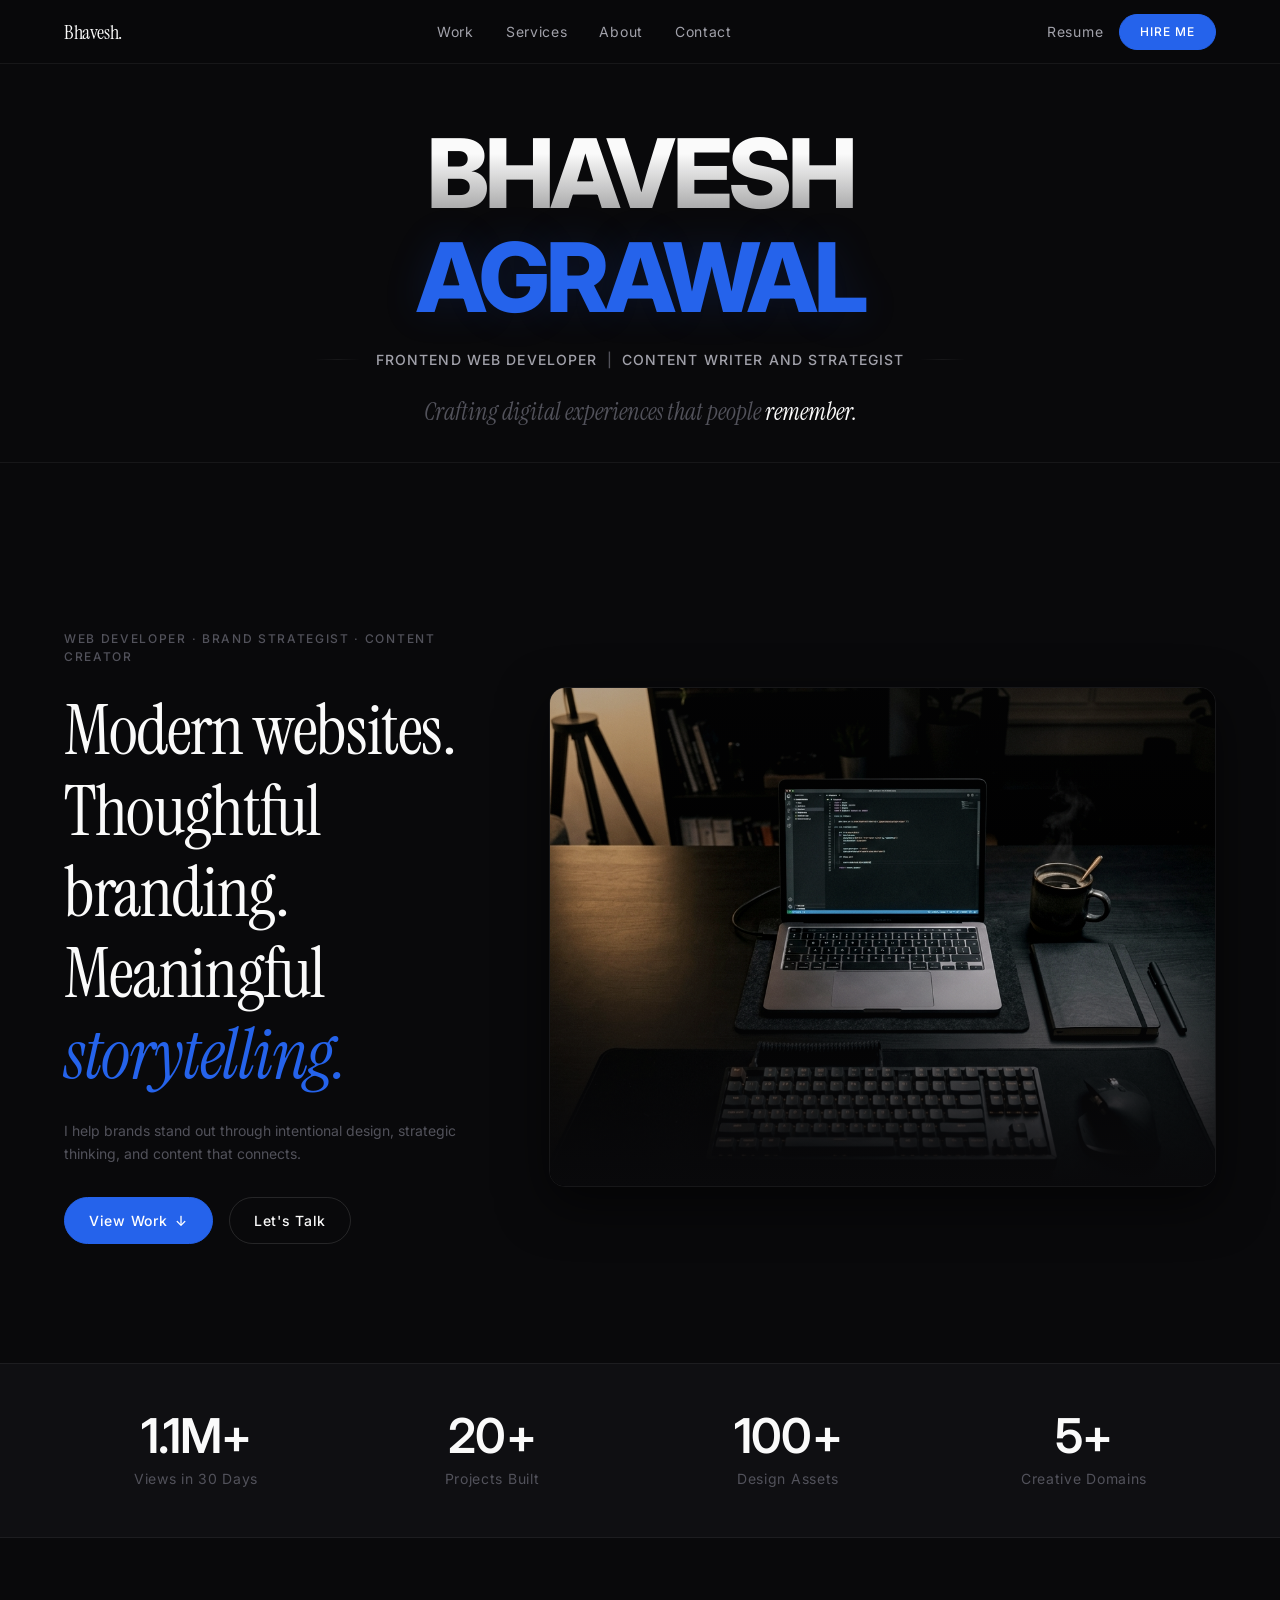
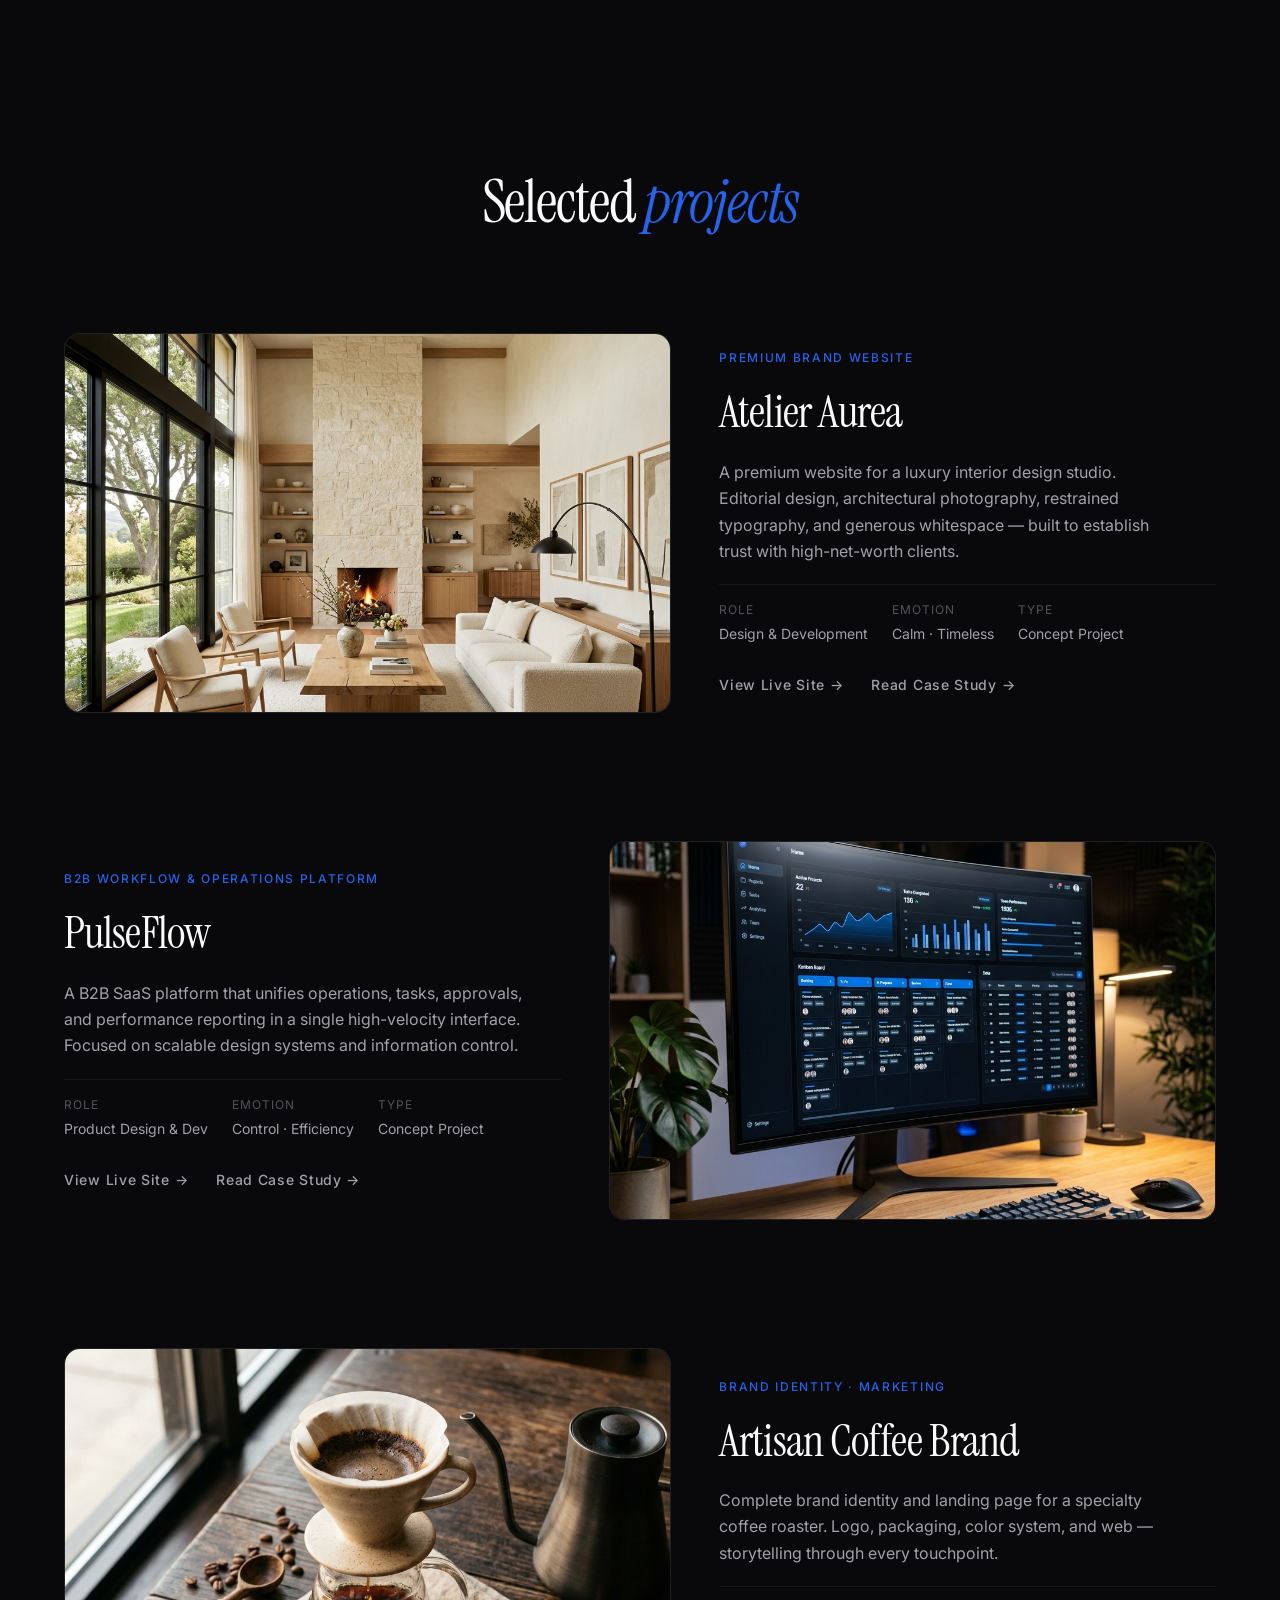
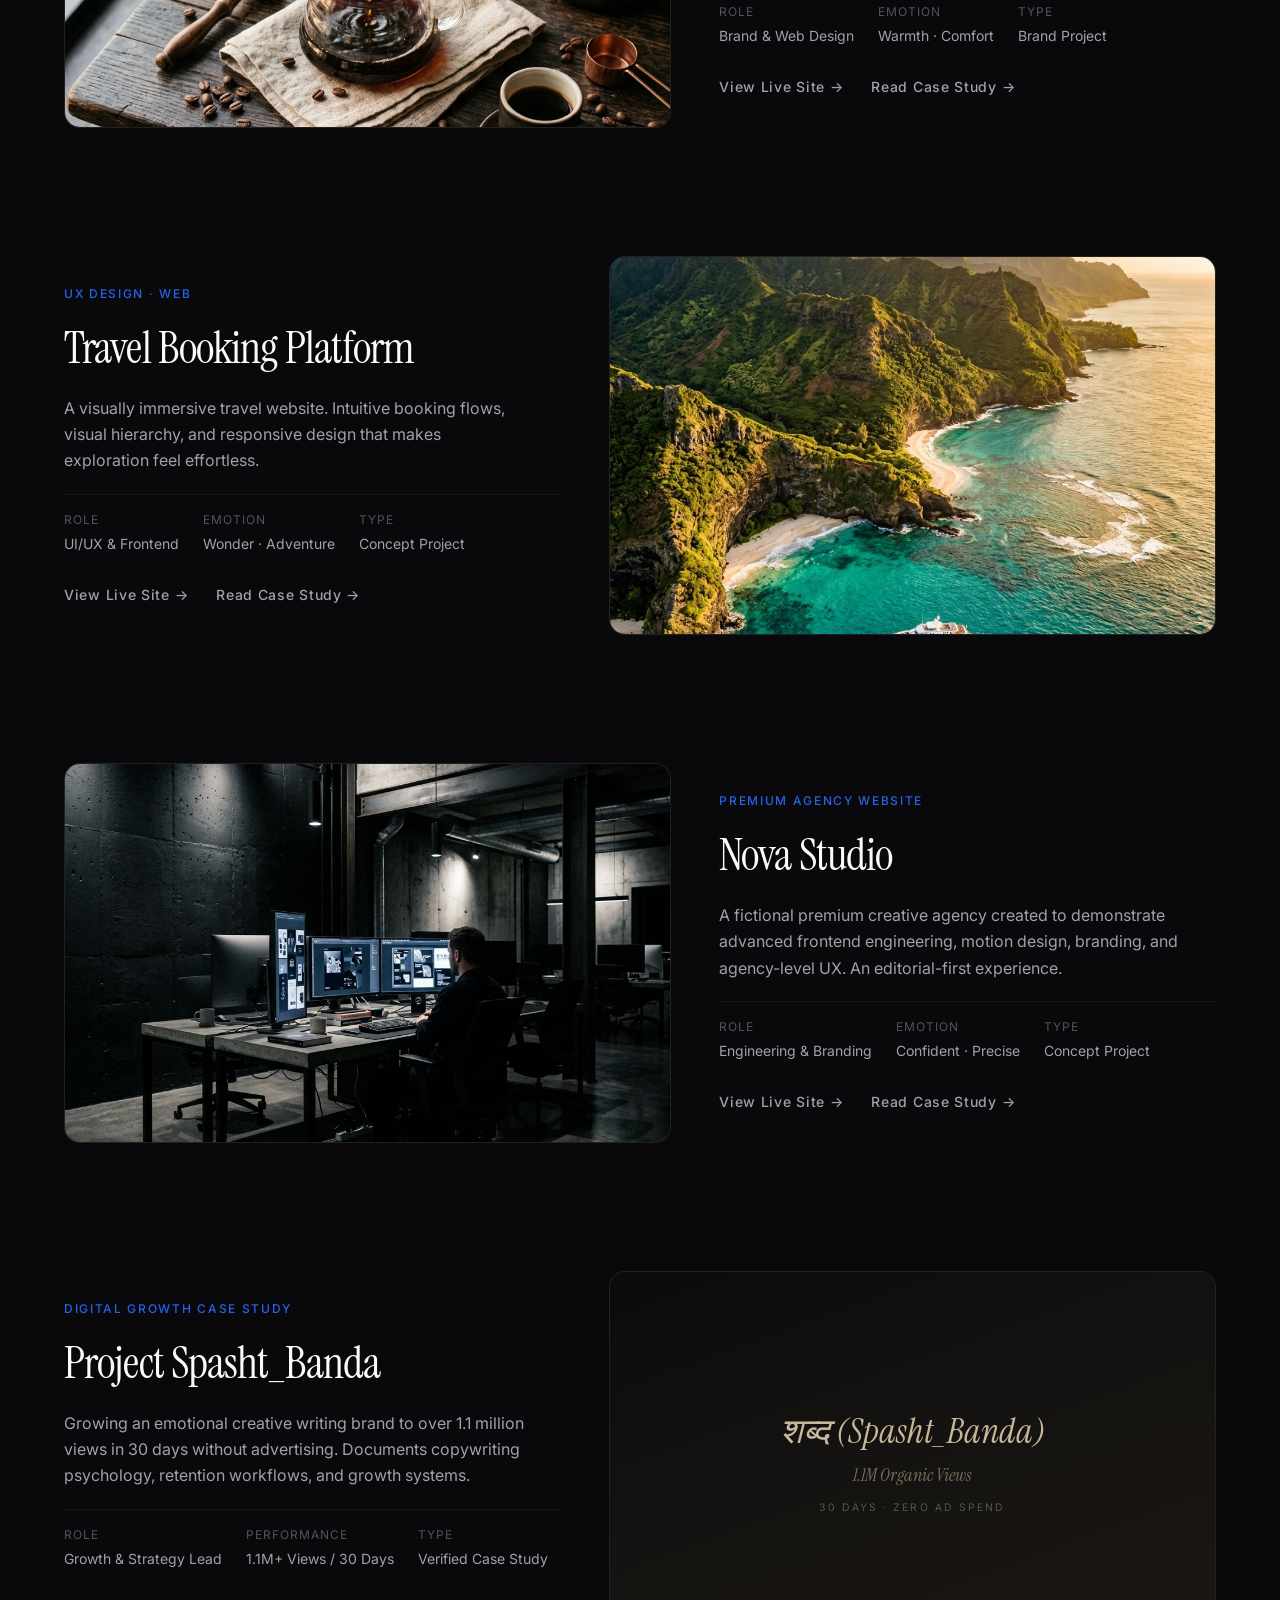
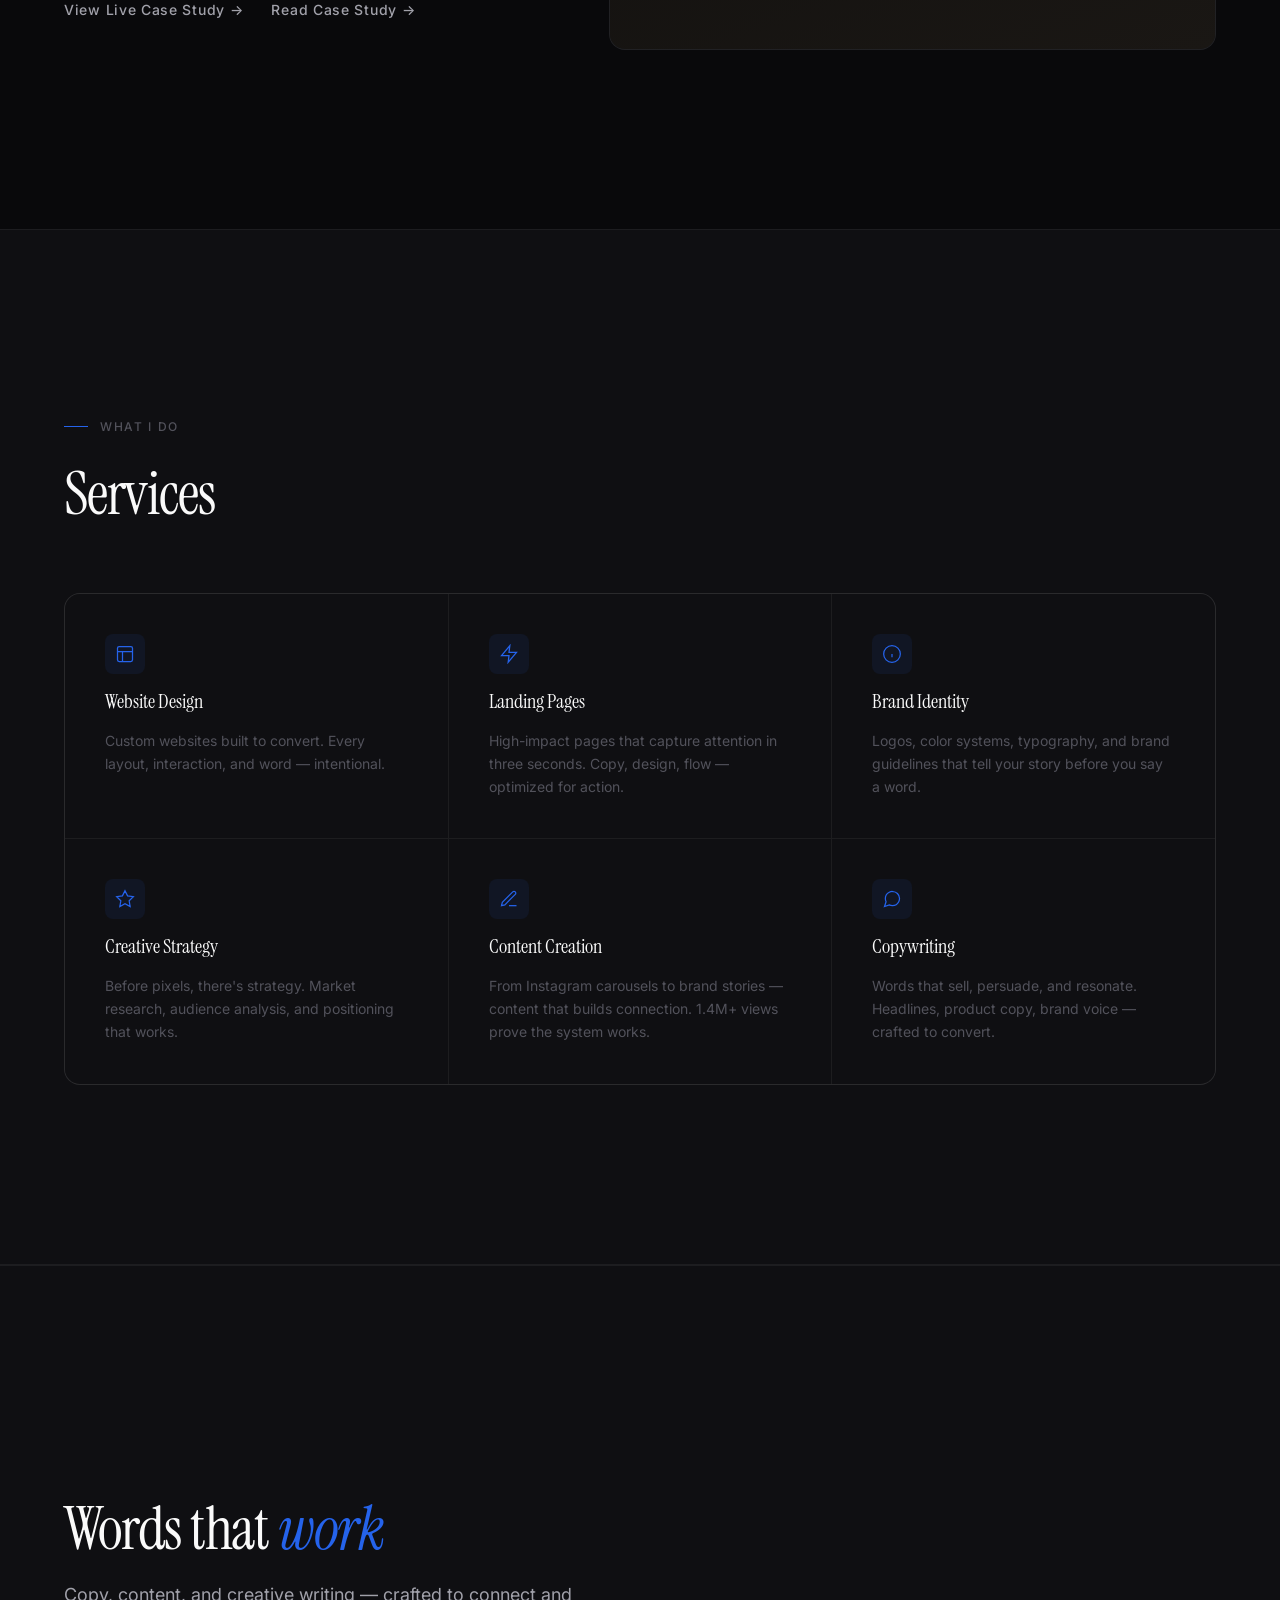
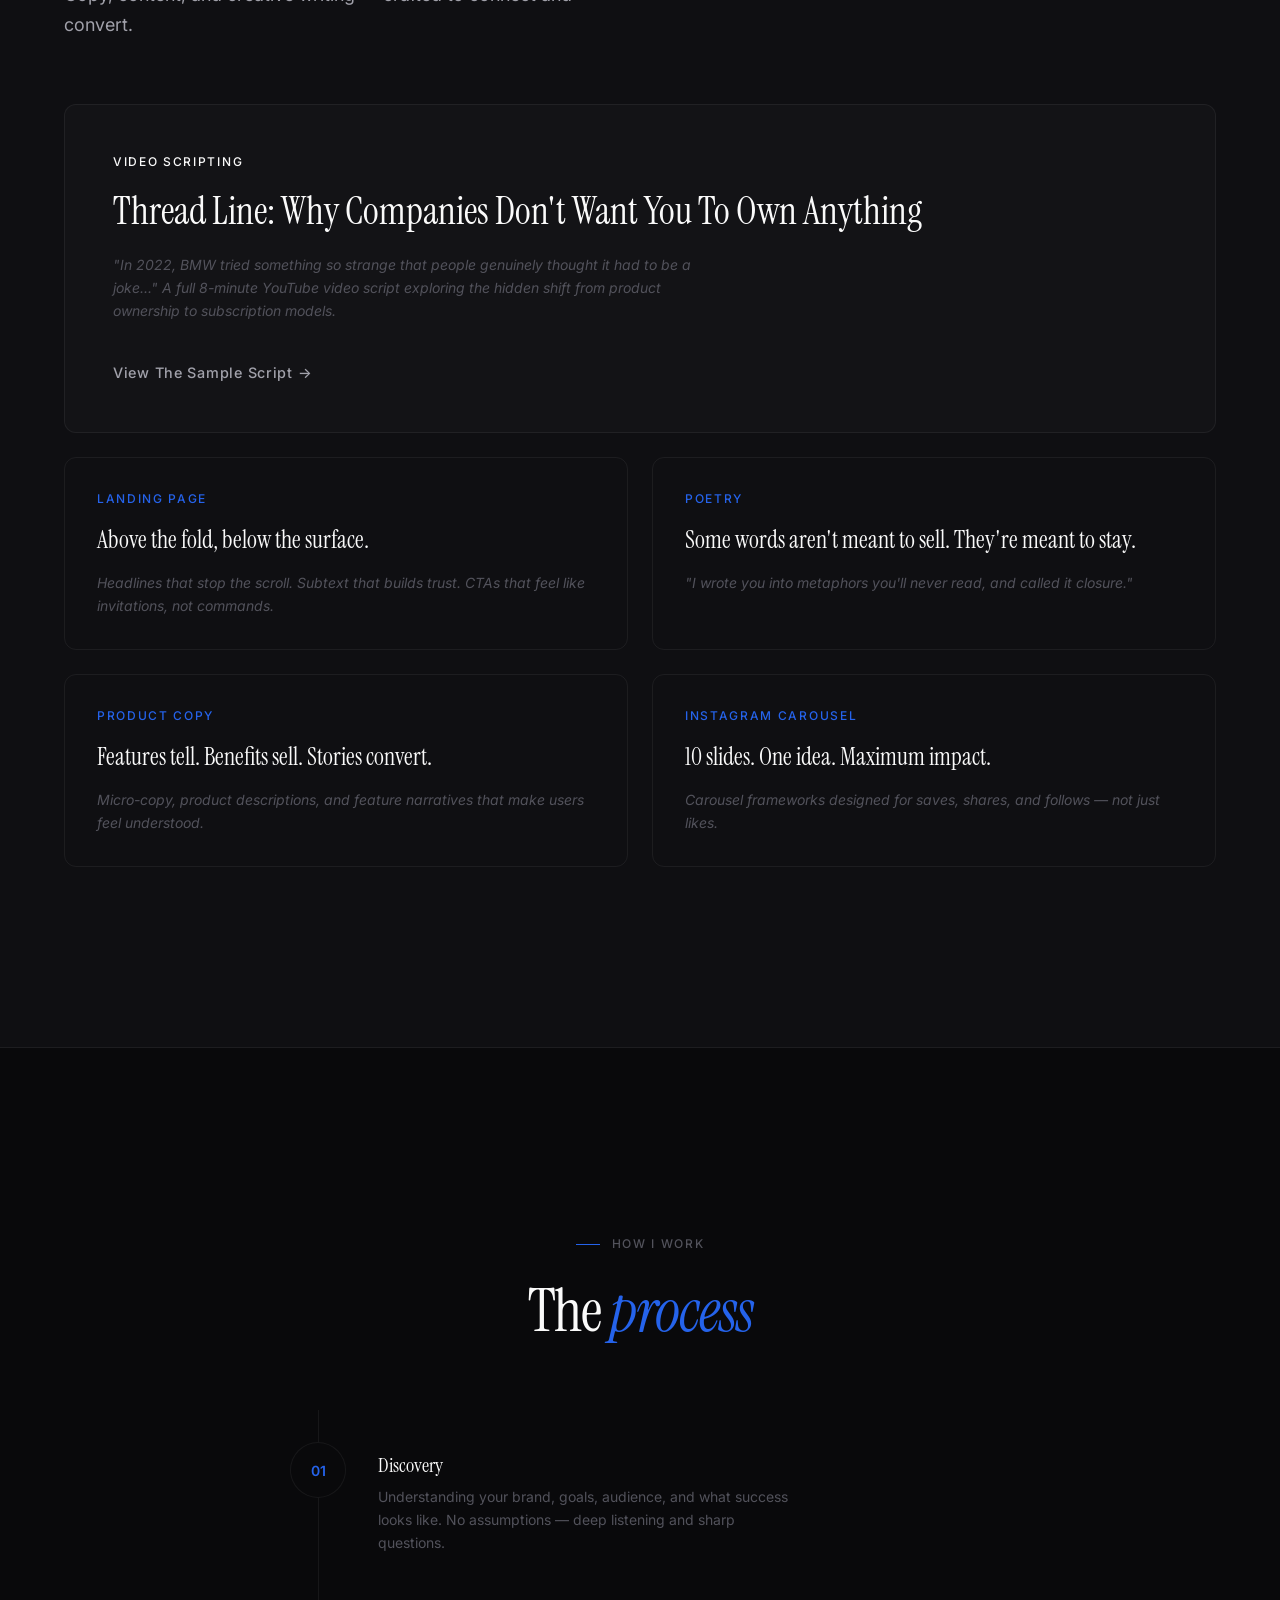
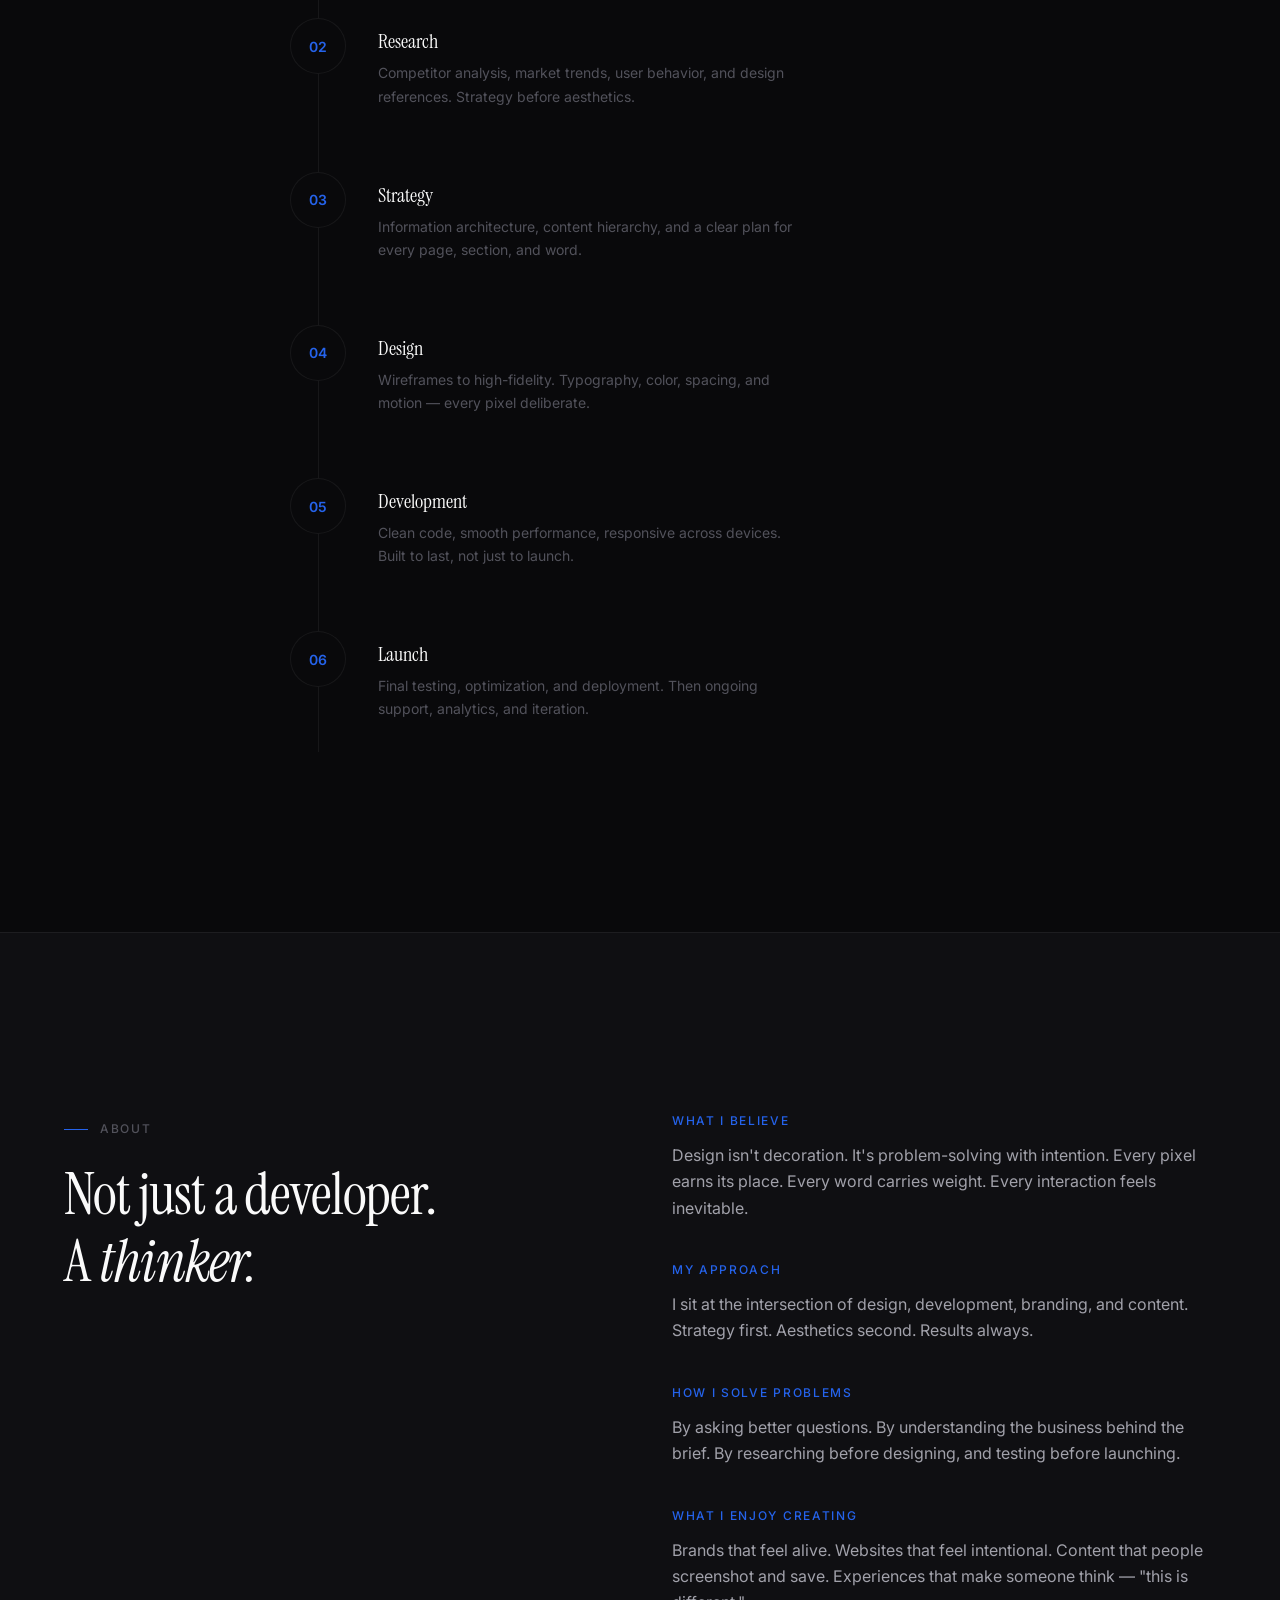
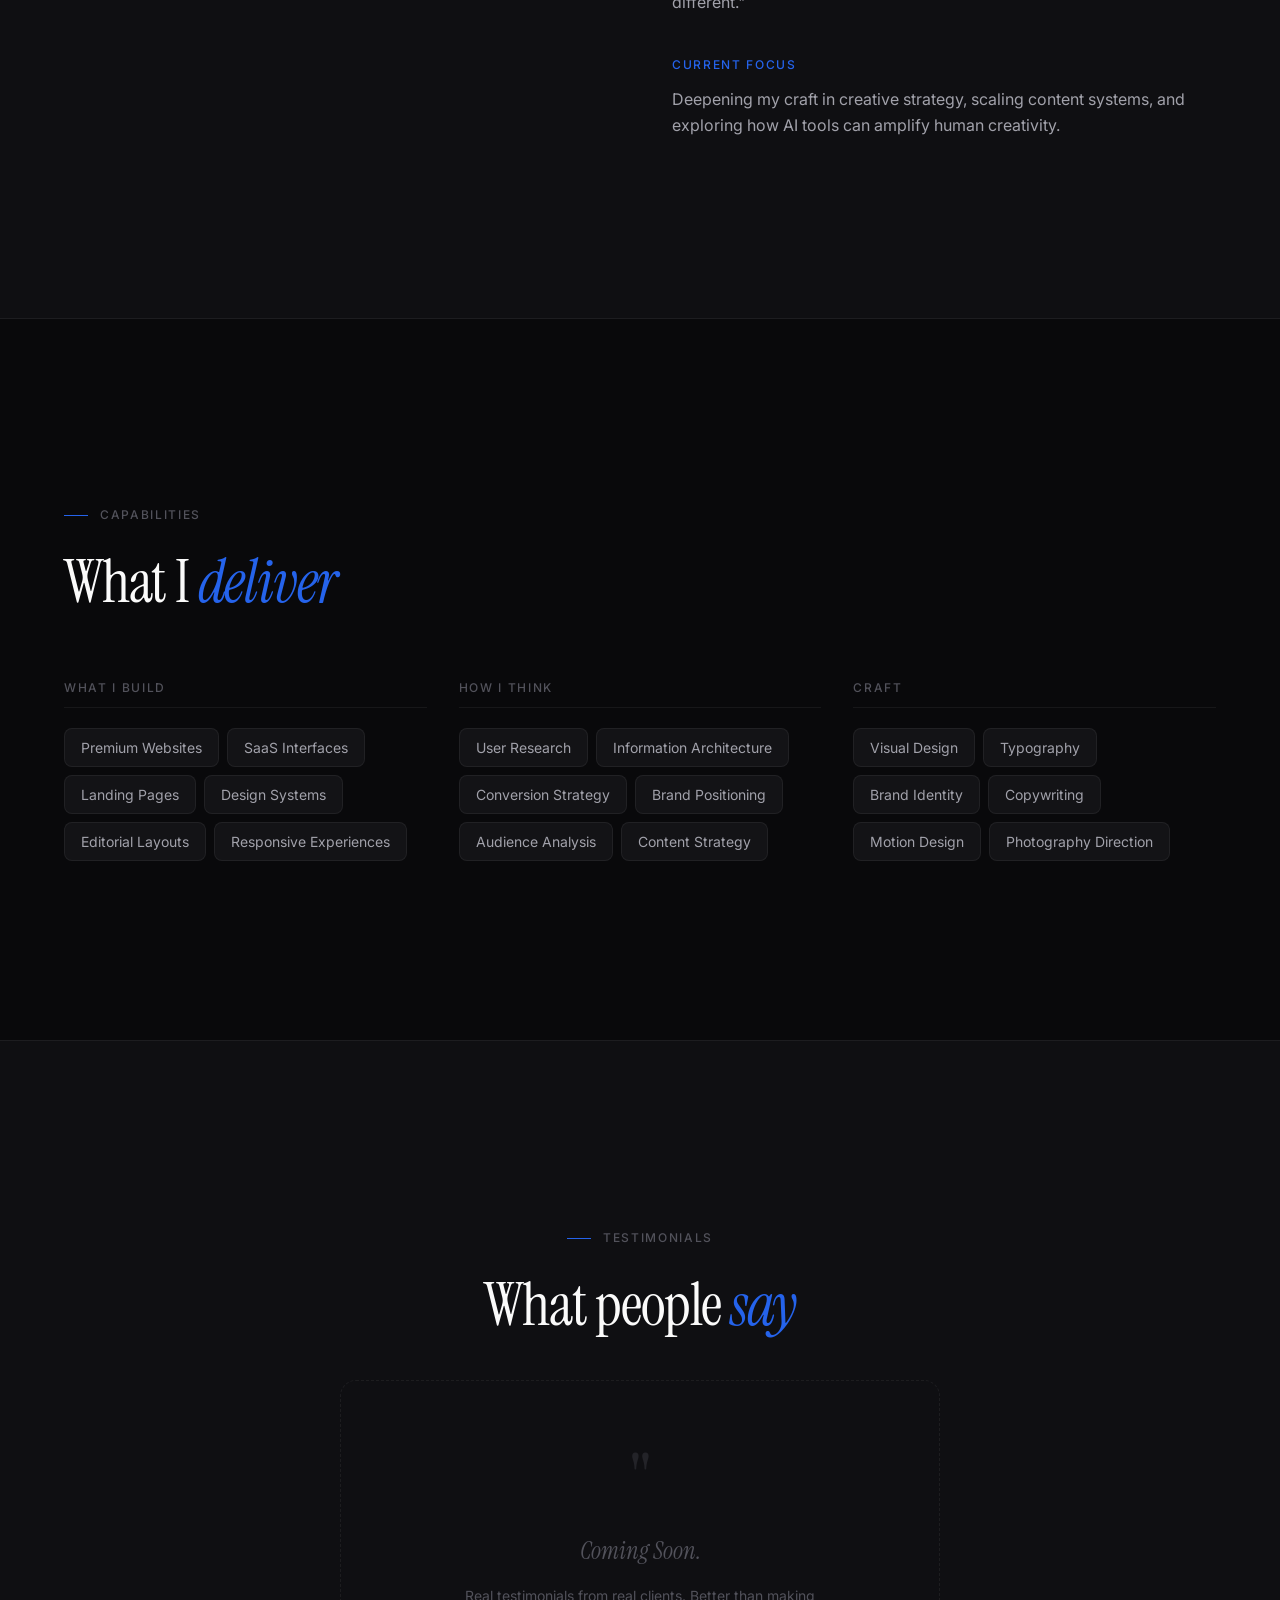
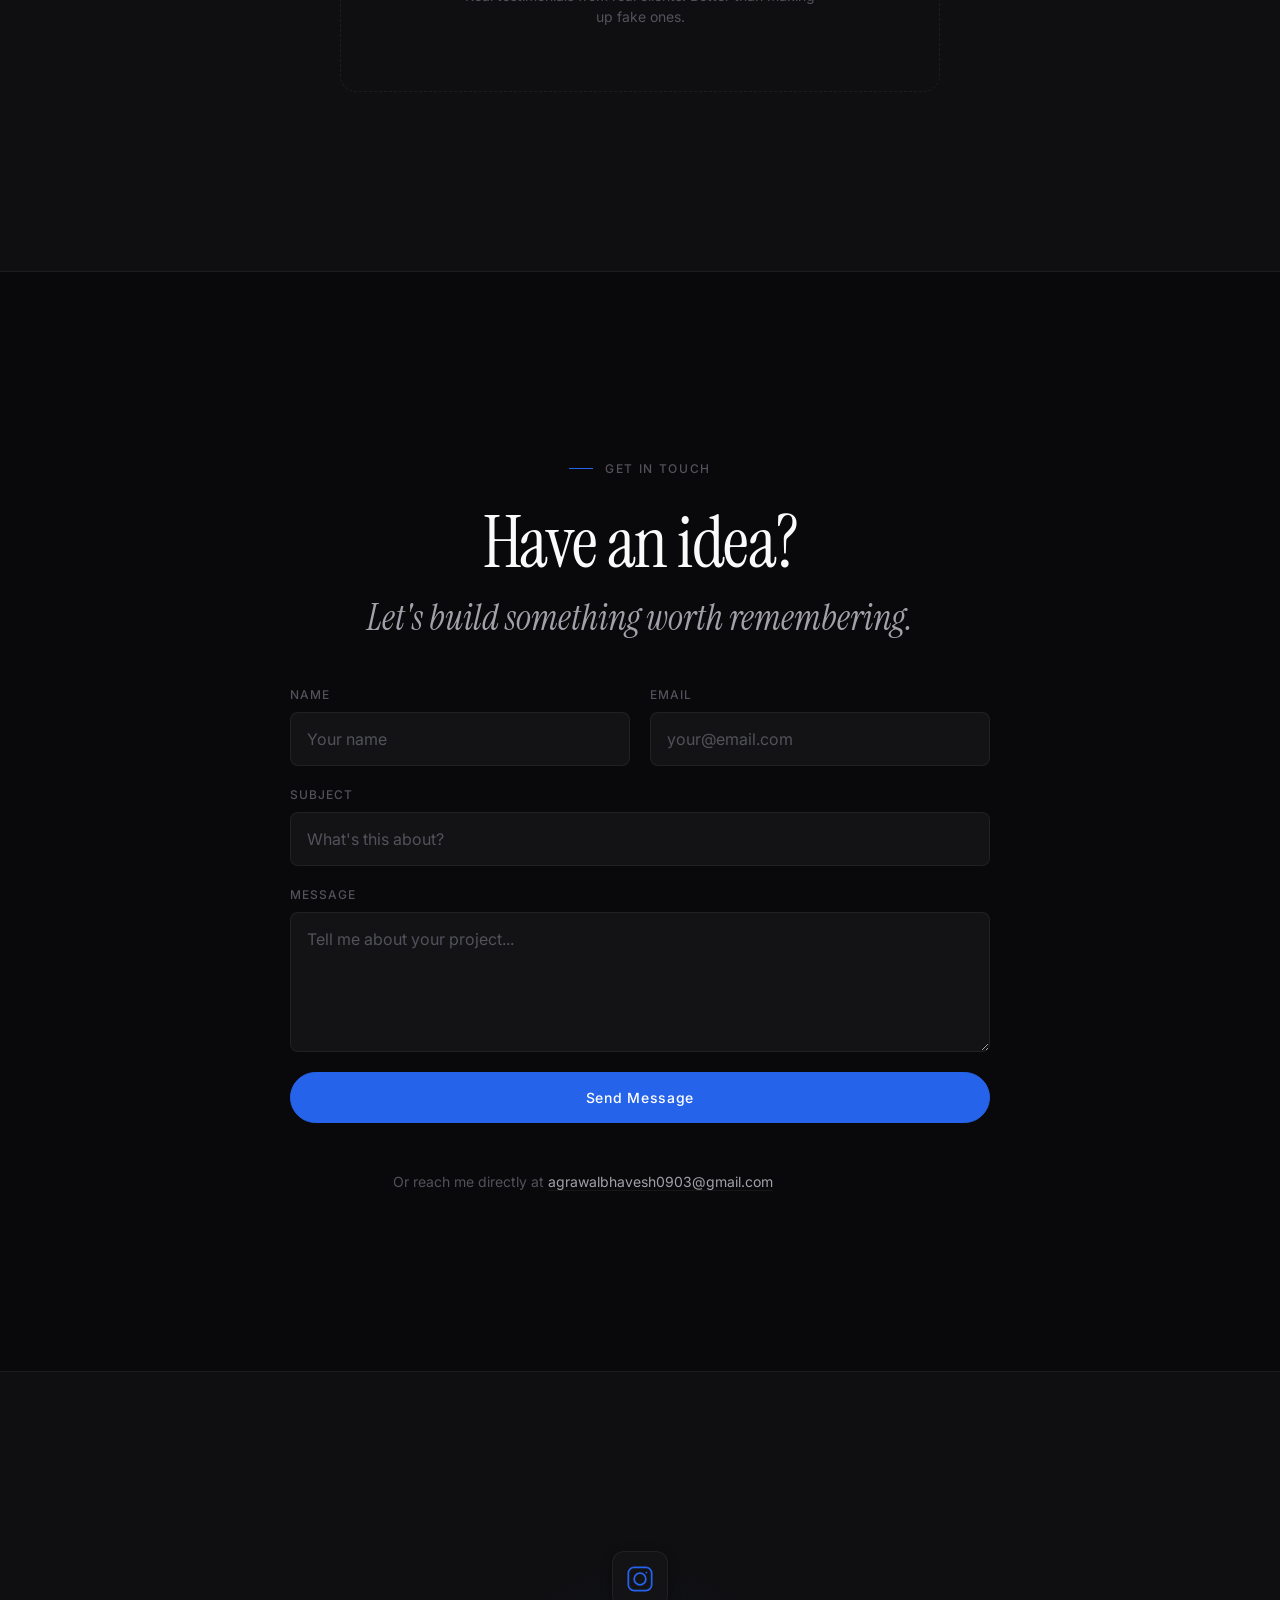
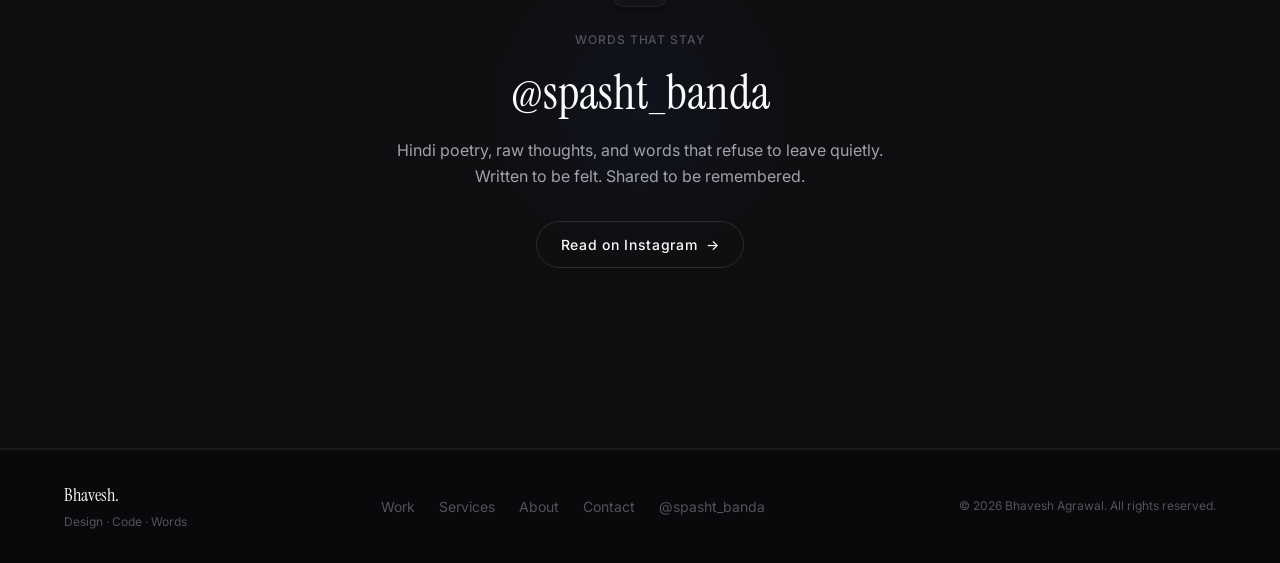
<file: index.html>
<!DOCTYPE html>
<html lang="en">
<head>
  <meta charset="UTF-8">
  <meta name="viewport" content="width=device-width, initial-scale=1.0">
  <title>Bhavesh Agrawal — Web Developer, Brand Strategist & Creative Director</title>
  <meta name="description" content="Crafting digital experiences that people remember. Modern websites, thoughtful branding, and meaningful storytelling by Bhavesh Agrawal.">
  <meta name="author" content="Bhavesh Agrawal">
  <meta property="og:title" content="Bhavesh Agrawal — Digital Experiences That People Remember">
  <meta property="og:description" content="Premium web design, brand identity, and creative direction. Digital experiences built with intention.">
  <meta property="og:type" content="website">
  <link rel="icon" href="data:image/svg+xml,<svg xmlns='http://www.w3.org/2000/svg' viewBox='0 0 100 100'><text y='.9em' font-size='90'>B</text></svg>">
  <link rel="stylesheet" href="css/variables.css">
  <link rel="stylesheet" href="css/base.css">
  <link rel="stylesheet" href="css/components.css">
  <link rel="stylesheet" href="css/sections.css">
  <link rel="stylesheet" href="css/responsive.css">
  <script type="module" src="js/main.js" defer></script>
</head>
<body>

  <!-- Accessibility: Skip Link -->
  <a href="#work" class="skip-link">Skip to main content</a>

  <!-- ========== NAVBAR ========== -->
  <nav class="navbar" id="navbar" role="navigation" aria-label="Main navigation">
    <div class="navbar__inner">
      <a href="#" class="navbar__logo">Bhavesh.</a>
      <div class="navbar__links">
        <a href="#work" class="navbar__link">Work</a>
        <a href="#services" class="navbar__link">Services</a>
        <a href="#about" class="navbar__link">About</a>
        <a href="#contact" class="navbar__link">Contact</a>
      </div>
      <div class="navbar__actions">
        <a href="#" class="navbar__resume">Resume</a>
        <a href="#contact" class="btn btn-primary navbar__cta">Hire Me</a>
      </div>
      <button class="navbar__toggle" aria-label="Toggle navigation menu" aria-expanded="false">
        <span></span><span></span><span></span>
      </button>
    </div>
  </nav>

  <div class="mobile-nav" role="dialog" aria-label="Mobile navigation">
    <a href="#work" class="mobile-nav__link">Work</a>
    <a href="#services" class="mobile-nav__link">Services</a>
    <a href="#about" class="mobile-nav__link">About</a>
    <a href="#contact" class="mobile-nav__link">Contact</a>
    <a href="#contact" class="btn btn-primary" style="margin-top:1rem;">Hire Me</a>
  </div>

  <!-- ========== NAME IDENTITY ========== -->
  <section class="name-identity" id="identity">
    <div class="container">
      <div class="name-identity__inner">
        <div class="name-identity__name-wrapper reveal">
          <h1 class="name-identity__name">
            <span class="name-identity__first">Bhavesh</span>
            <span class="name-identity__last">Agrawal</span>
          </h1>
        </div>
        <div class="name-identity__byline reveal">
          <div class="name-identity__line"></div>
          <p class="name-identity__role">Frontend Web Developer <span class="name-identity__divider">|</span> Content Writer and Strategist</p>
          <div class="name-identity__line"></div>
        </div>
        <p class="name-identity__tagline reveal">Crafting digital experiences that people <em>remember.</em></p>
      </div>
    </div>
  </section>

  <!-- ========== HERO ========== -->
  <section class="hero" id="hero">
    <div class="container">
      <div class="hero__inner">
        <div class="hero__content">
          <span class="hero__label reveal">Web Developer · Brand Strategist · Content Creator</span>
          <h2 class="hero__title reveal">
            Modern websites.<br>Thoughtful branding.<br>Meaningful <em>storytelling.</em>
          </h2>
          <p class="hero__description reveal">
            I help brands stand out through intentional design, strategic thinking, and content that connects.
          </p>
          <div class="hero__ctas reveal">
            <a href="#work" class="btn btn-primary">View Work <span class="arrow">↓</span></a>
            <a href="#contact" class="btn btn-secondary">Let's Talk</a>
          </div>
        </div>

        <!-- Right: Hero Image -->
        <div class="hero__visual">
          <div class="hero__image-wrapper">
            <img src="assets/images/workspace-hero.png" alt="Bhavesh Agrawal workspace" class="hero__image" loading="eager">
            <div class="hero__image-overlay-gradient"></div>
          </div>
        </div>
      </div>
    </div>
  </section>

  <!-- ========== SOCIAL PROOF BAR ========== -->
  <section class="proof" id="proof">
    <div class="container">
      <div class="proof__grid stagger-children">
        <div class="proof__item">
          <span class="proof__number" data-count="1.1" data-suffix="M+">0</span>
          <span class="proof__label">Views in 30 Days</span>
        </div>
        <div class="proof__item">
          <span class="proof__number" data-count="20" data-suffix="+">0</span>
          <span class="proof__label">Projects Built</span>
        </div>
        <div class="proof__item">
          <span class="proof__number" data-count="100" data-suffix="+">0</span>
          <span class="proof__label">Design Assets</span>
        </div>
        <div class="proof__item">
          <span class="proof__number" data-count="5" data-suffix="+">0</span>
          <span class="proof__label">Creative Domains</span>
        </div>
      </div>
    </div>
  </section>

  <!-- ========== FEATURED WORK ========== -->
  <section class="work" id="work">
    <div class="container">
      <div class="work__header">
        <span class="section-label reveal">Featured Work</span>
        <h2 class="section-heading reveal">Selected <em>projects</em></h2>
      </div>

      <div class="work__list">

        <!-- Project 1: Atelier Aurea — Luxury Interior Studio -->
        <div class="project reveal">
          <div class="project__image" data-project="luxury">
            <img src="assets/images/luxury-interior.png" alt="Atelier Aurea — Luxury Interior Design" style="width:100%;height:100%;object-fit:cover;">
            <div class="project__image-overlay">
              <span class="btn-text" style="color:#fff;font-size:0.8rem;">View Case Study <span class="arrow">→</span></span>
            </div>
          </div>
          <div class="project__info">
            <span class="project__category">Premium Brand Website</span>
            <h3 class="project__name">Atelier Aurea</h3>
            <p class="project__description">A premium website for a luxury interior design studio. Editorial design, architectural photography, restrained typography, and generous whitespace — built to establish trust with high-net-worth clients.</p>
            <div class="project__meta">
              <div class="project__meta-item">
                <span class="project__meta-key">Role</span>
                <span class="project__meta-value">Design & Development</span>
              </div>
              <div class="project__meta-item">
                <span class="project__meta-key">Emotion</span>
                <span class="project__meta-value">Calm · Timeless</span>
              </div>
              <div class="project__meta-item">
                <span class="project__meta-key">Type</span>
                <span class="project__meta-value">Concept Project</span>
              </div>
            </div>
            <div class="project__cta">
              <a href="projects/atelier-aurea/index.html" class="btn-text" target="_blank">View Live Site <span class="arrow">→</span></a>
              <button class="btn-text" data-project="luxury" style="margin-left:var(--space-6);">Read Case Study <span class="arrow">→</span></button>
            </div>
          </div>
        </div>

        <!-- Project 2: PulseFlow -->
        <div class="project reveal">
          <div class="project__image" data-project="fitness">
            <img src="assets/images/saas-dashboard.png" alt="PulseFlow — B2B Operations Platform" style="width:100%;height:100%;object-fit:cover;">
            <div class="project__image-overlay">
              <span class="btn-text" style="color:#fff;font-size:0.8rem;">View Case Study <span class="arrow">→</span></span>
            </div>
          </div>
          <div class="project__info">
            <span class="project__category">B2B Workflow & Operations Platform</span>
            <h3 class="project__name">PulseFlow</h3>
            <p class="project__description">A B2B SaaS platform that unifies operations, tasks, approvals, and performance reporting in a single high-velocity interface. Focused on scalable design systems and information control.</p>
            <div class="project__meta">
              <div class="project__meta-item">
                <span class="project__meta-key">Role</span>
                <span class="project__meta-value">Product Design & Dev</span>
              </div>
              <div class="project__meta-item">
                <span class="project__meta-key">Emotion</span>
                <span class="project__meta-value">Control · Efficiency</span>
              </div>
              <div class="project__meta-item">
                <span class="project__meta-key">Type</span>
                <span class="project__meta-value">Concept Project</span>
              </div>
            </div>
            <div class="project__cta">
              <a href="projects/pulseflow/index.html" class="btn-text" target="_blank">View Live Site <span class="arrow">→</span></a>
              <button class="btn-text" data-project="fitness" style="margin-left:var(--space-6);">Read Case Study <span class="arrow">→</span></button>
            </div>
          </div>
        </div>

        <!-- Project 3: Coffee Brand -->
        <div class="project reveal">
          <div class="project__image" data-project="coffee">
            <img src="assets/images/coffee-brand.png" alt="The Roast Theory — Artisan Coffee" style="width:100%;height:100%;object-fit:cover;">
            <div class="project__image-overlay">
              <span class="btn-text" style="color:#fff;font-size:0.8rem;">View Case Study <span class="arrow">→</span></span>
            </div>
          </div>
          <div class="project__info">
            <span class="project__category">Brand Identity · Marketing</span>
            <h3 class="project__name">Artisan Coffee Brand</h3>
            <p class="project__description">Complete brand identity and landing page for a specialty coffee roaster. Logo, packaging, color system, and web — storytelling through every touchpoint.</p>
            <div class="project__meta">
              <div class="project__meta-item">
                <span class="project__meta-key">Role</span>
                <span class="project__meta-value">Brand & Web Design</span>
              </div>
              <div class="project__meta-item">
                <span class="project__meta-key">Emotion</span>
                <span class="project__meta-value">Warmth · Comfort</span>
              </div>
              <div class="project__meta-item">
                <span class="project__meta-key">Type</span>
                <span class="project__meta-value">Brand Project</span>
              </div>
            </div>
            <div class="project__cta">
              <a href="projects/the-roast-theory/index.html" class="btn-text" target="_blank">View Live Site <span class="arrow">→</span></a>
              <button class="btn-text" data-project="coffee" style="margin-left:var(--space-6);">Read Case Study <span class="arrow">→</span></button>
            </div>
          </div>
        </div>

        <!-- Project 4: Travel Website -->
        <div class="project reveal">
          <div class="project__image" data-project="travel">
            <img src="assets/images/travel-landscape.png" alt="Atlas Horizon — Luxury Travel" style="width:100%;height:100%;object-fit:cover;">
            <div class="project__image-overlay">
              <span class="btn-text" style="color:#fff;font-size:0.8rem;">View Case Study <span class="arrow">→</span></span>
            </div>
          </div>
          <div class="project__info">
            <span class="project__category">UX Design · Web</span>
            <h3 class="project__name">Travel Booking Platform</h3>
            <p class="project__description">A visually immersive travel website. Intuitive booking flows, visual hierarchy, and responsive design that makes exploration feel effortless.</p>
            <div class="project__meta">
              <div class="project__meta-item">
                <span class="project__meta-key">Role</span>
                <span class="project__meta-value">UI/UX & Frontend</span>
              </div>
              <div class="project__meta-item">
                <span class="project__meta-key">Emotion</span>
                <span class="project__meta-value">Wonder · Adventure</span>
              </div>
              <div class="project__meta-item">
                <span class="project__meta-key">Type</span>
                <span class="project__meta-value">Concept Project</span>
              </div>
            </div>
            <div class="project__cta">
              <a href="projects/atlas-horizon/index.html" class="btn-text" target="_blank">View Live Site <span class="arrow">→</span></a>
              <button class="btn-text" data-project="travel" style="margin-left:var(--space-6);">Read Case Study <span class="arrow">→</span></button>
            </div>
          </div>
        </div>

        <!-- Project 5: Nova Studio -->
        <div class="project reveal">
          <div class="project__image" data-project="personal">
            <img src="assets/images/creative-agency.png" alt="Nova Studio — Creative Agency" style="width:100%;height:100%;object-fit:cover;">
            <div class="project__image-overlay">
              <span class="btn-text" style="color:#fff;font-size:0.8rem;">View Case Study <span class="arrow">→</span></span>
            </div>
          </div>
          <div class="project__info">
            <span class="project__category">Premium Agency Website</span>
            <h3 class="project__name">Nova Studio</h3>
            <p class="project__description">A fictional premium creative agency created to demonstrate advanced frontend engineering, motion design, branding, and agency-level UX. An editorial-first experience.</p>
            <div class="project__meta">
              <div class="project__meta-item">
                <span class="project__meta-key">Role</span>
                <span class="project__meta-value">Engineering & Branding</span>
              </div>
              <div class="project__meta-item">
                <span class="project__meta-key">Emotion</span>
                <span class="project__meta-value">Confident · Precise</span>
              </div>
              <div class="project__meta-item">
                <span class="project__meta-key">Type</span>
                <span class="project__meta-value">Concept Project</span>
              </div>
            </div>
            <div class="project__cta">
              <a href="projects/nova-studio/index.html" class="btn-text" target="_blank">View Live Site <span class="arrow">→</span></a>
              <button class="btn-text" data-project="personal" style="margin-left:var(--space-6);">Read Case Study <span class="arrow">→</span></button>
            </div>
          </div>
        </div>

        <!-- Project 6: Project Spasht_Banda (REAL) — Colors: warm gold, NOT purple (Rule 4) -->
        <div class="project reveal">
          <div class="project__image" data-project="poetry">
            <div style="width:100%;height:100%;background:linear-gradient(160deg, #0c0b09 0%, #141210 40%, #1a1714 100%);display:flex;align-items:center;justify-content:center;">
              <div style="text-align:center;">
                <span style="font-family:var(--font-serif);font-size:2.2rem;color:#c8b89a;font-style:italic;">शब्द (Spasht_Banda)</span>
                <p style="font-family:var(--font-serif);font-size:1.1rem;color:#7a6f5d;font-style:italic;margin-top:4px;">1.1M Organic Views</p>
                <p style="font-size:0.65rem;color:#555;letter-spacing:0.2em;text-transform:uppercase;margin-top:12px;">30 Days · Zero Ad Spend</p>
              </div>
            </div>
            <div class="project__image-overlay">
              <span class="btn-text" style="color:#fff;font-size:0.8rem;">View Case Study <span class="arrow">→</span></span>
            </div>
          </div>
          <div class="project__info">
            <span class="project__category">Digital Growth Case Study</span>
            <h3 class="project__name">Project Spasht_Banda</h3>
            <p class="project__description">Growing an emotional creative writing brand to over 1.1 million views in 30 days without advertising. Documents copywriting psychology, retention workflows, and growth systems.</p>
            <div class="project__meta">
              <div class="project__meta-item">
                <span class="project__meta-key">Role</span>
                <span class="project__meta-value">Growth & Strategy Lead</span>
              </div>
              <div class="project__meta-item">
                <span class="project__meta-key">Performance</span>
                <span class="project__meta-value">1.1M+ Views / 30 Days</span>
              </div>
              <div class="project__meta-item">
                <span class="project__meta-key">Type</span>
                <span class="project__meta-value">Verified Case Study</span>
              </div>
            </div>
            <div class="project__cta">
              <a href="projects/project-spasht-banda/index.html" class="btn-text" target="_blank">View Live Case Study <span class="arrow">→</span></a>
              <button class="btn-text" data-project="poetry" style="margin-left:var(--space-6);">Read Case Study <span class="arrow">→</span></button>
            </div>
          </div>
        </div>

      </div>
    </div>
  </section>

  <!-- ========== SERVICES ========== -->
  <section class="services" id="services">
    <div class="container">
      <div class="services__header">
        <span class="section-label reveal">What I Do</span>
        <h2 class="section-heading reveal">Services</h2>
      </div>
      <div class="services__grid stagger-children">
        <div class="service">
          <div class="service__icon">
            <svg width="20" height="20" viewBox="0 0 24 24" fill="none" stroke="currentColor" stroke-width="1.5"><rect x="3" y="3" width="18" height="18" rx="2"/><line x1="3" y1="9" x2="21" y2="9"/><line x1="9" y1="21" x2="9" y2="9"/></svg>
          </div>
          <h3 class="service__title">Website Design</h3>
          <p class="service__description">Custom websites built to convert. Every layout, interaction, and word — intentional.</p>
        </div>
        <div class="service">
          <div class="service__icon">
            <svg width="20" height="20" viewBox="0 0 24 24" fill="none" stroke="currentColor" stroke-width="1.5"><path d="M13 2L3 14h9l-1 8 10-12h-9l1-8z"/></svg>
          </div>
          <h3 class="service__title">Landing Pages</h3>
          <p class="service__description">High-impact pages that capture attention in three seconds. Copy, design, flow — optimized for action.</p>
        </div>
        <div class="service">
          <div class="service__icon">
            <svg width="20" height="20" viewBox="0 0 24 24" fill="none" stroke="currentColor" stroke-width="1.5"><circle cx="12" cy="12" r="10"/><path d="M12 16v-4"/><path d="M12 8h.01"/></svg>
          </div>
          <h3 class="service__title">Brand Identity</h3>
          <p class="service__description">Logos, color systems, typography, and brand guidelines that tell your story before you say a word.</p>
        </div>
        <div class="service">
          <div class="service__icon">
            <svg width="20" height="20" viewBox="0 0 24 24" fill="none" stroke="currentColor" stroke-width="1.5"><polygon points="12 2 15.09 8.26 22 9.27 17 14.14 18.18 21.02 12 17.77 5.82 21.02 7 14.14 2 9.27 8.91 8.26 12 2"/></svg>
          </div>
          <h3 class="service__title">Creative Strategy</h3>
          <p class="service__description">Before pixels, there's strategy. Market research, audience analysis, and positioning that works.</p>
        </div>
        <div class="service">
          <div class="service__icon">
            <svg width="20" height="20" viewBox="0 0 24 24" fill="none" stroke="currentColor" stroke-width="1.5"><path d="M12 20h9"/><path d="M16.5 3.5a2.121 2.121 0 013 3L7 19l-4 1 1-4L16.5 3.5z"/></svg>
          </div>
          <h3 class="service__title">Content Creation</h3>
          <p class="service__description">From Instagram carousels to brand stories — content that builds connection. 1.4M+ views prove the system works.</p>
        </div>
        <div class="service">
          <div class="service__icon">
            <svg width="20" height="20" viewBox="0 0 24 24" fill="none" stroke="currentColor" stroke-width="1.5"><path d="M21 11.5a8.38 8.38 0 01-.9 3.8 8.5 8.5 0 01-7.6 4.7 8.38 8.38 0 01-3.8-.9L3 21l1.9-5.7a8.38 8.38 0 01-.9-3.8 8.5 8.5 0 014.7-7.6 8.38 8.38 0 013.8-.9h.5a8.48 8.48 0 018 8v.5z"/></svg>
          </div>
          <h3 class="service__title">Copywriting</h3>
          <p class="service__description">Words that sell, persuade, and resonate. Headlines, product copy, brand voice — crafted to convert.</p>
        </div>
      </div>
    </div>
  </section>



  <!-- ========== WRITING ========== -->
  <section class="writing" id="writing">
    <div class="container">
      <div class="writing__header">
        <span class="section-label reveal">Writing</span>
        <h2 class="section-heading reveal">Words that <em>work</em></h2>
        <p class="section-subheading reveal">Copy, content, and creative writing — crafted to connect and convert.</p>
      </div>
      <div class="writing__grid stagger-children">
        <div class="writing__piece writing__piece--featured" data-project="threadline" style="cursor:pointer;">
          <span class="writing__piece-type" style="color:var(--color-primary);">Video Scripting</span>
          <h3 class="writing__piece-title">Thread Line: Why Companies Don't Want You To Own Anything</h3>
          <p class="writing__piece-excerpt">"In 2022, BMW tried something so strange that people genuinely thought it had to be a joke..." A full 8-minute YouTube video script exploring the hidden shift from product ownership to subscription models.</p>
          <span class="btn-text" style="margin-top: 1.5rem; display: inline-block; font-size: 0.9rem;">View The Sample Script <span class="arrow">→</span></span>
        </div>
        <div class="writing__piece">
          <span class="writing__piece-type">Landing Page</span>
          <h3 class="writing__piece-title">Above the fold, below the surface.</h3>
          <p class="writing__piece-excerpt">Headlines that stop the scroll. Subtext that builds trust. CTAs that feel like invitations, not commands.</p>
        </div>
        <div class="writing__piece">
          <span class="writing__piece-type">Poetry</span>
          <h3 class="writing__piece-title">Some words aren't meant to sell. They're meant to stay.</h3>
          <p class="writing__piece-excerpt">"I wrote you into metaphors you'll never read, and called it closure."</p>
        </div>
        <div class="writing__piece">
          <span class="writing__piece-type">Product Copy</span>
          <h3 class="writing__piece-title">Features tell. Benefits sell. Stories convert.</h3>
          <p class="writing__piece-excerpt">Micro-copy, product descriptions, and feature narratives that make users feel understood.</p>
        </div>
        <div class="writing__piece">
          <span class="writing__piece-type">Instagram Carousel</span>
          <h3 class="writing__piece-title">10 slides. One idea. Maximum impact.</h3>
          <p class="writing__piece-excerpt">Carousel frameworks designed for saves, shares, and follows — not just likes.</p>
        </div>
      </div>
    </div>
  </section>

  <!-- ========== PROCESS ========== -->
  <section class="process" id="process">
    <div class="container">
      <div class="process__header" style="text-align:center;">
        <span class="section-label reveal" style="justify-content:center;">How I Work</span>
        <h2 class="section-heading reveal">The <em>process</em></h2>
      </div>
      <div class="process__timeline">
        <div class="process__step reveal"><div class="process__step-number">01</div><div class="process__step-content"><h3 class="process__step-title">Discovery</h3><p class="process__step-desc">Understanding your brand, goals, audience, and what success looks like. No assumptions — deep listening and sharp questions.</p></div></div>
        <div class="process__step reveal"><div class="process__step-number">02</div><div class="process__step-content"><h3 class="process__step-title">Research</h3><p class="process__step-desc">Competitor analysis, market trends, user behavior, and design references. Strategy before aesthetics.</p></div></div>
        <div class="process__step reveal"><div class="process__step-number">03</div><div class="process__step-content"><h3 class="process__step-title">Strategy</h3><p class="process__step-desc">Information architecture, content hierarchy, and a clear plan for every page, section, and word.</p></div></div>
        <div class="process__step reveal"><div class="process__step-number">04</div><div class="process__step-content"><h3 class="process__step-title">Design</h3><p class="process__step-desc">Wireframes to high-fidelity. Typography, color, spacing, and motion — every pixel deliberate.</p></div></div>
        <div class="process__step reveal"><div class="process__step-number">05</div><div class="process__step-content"><h3 class="process__step-title">Development</h3><p class="process__step-desc">Clean code, smooth performance, responsive across devices. Built to last, not just to launch.</p></div></div>
        <div class="process__step reveal"><div class="process__step-number">06</div><div class="process__step-content"><h3 class="process__step-title">Launch</h3><p class="process__step-desc">Final testing, optimization, and deployment. Then ongoing support, analytics, and iteration.</p></div></div>
      </div>
    </div>
  </section>

  <!-- ========== ABOUT ========== -->
  <section class="about" id="about">
    <div class="container">
      <div class="about__inner">
        <div class="about__left reveal">
          <span class="section-label">About</span>
          <h2 class="about__title">Not just a developer.<br>A <em>thinker.</em></h2>
        </div>
        <div class="about__right">
          <div class="about__block reveal"><span class="about__block-label">What I Believe</span><p class="about__block-text">Design isn't decoration. It's problem-solving with intention. Every pixel earns its place. Every word carries weight. Every interaction feels inevitable.</p></div>
          <div class="about__block reveal"><span class="about__block-label">My Approach</span><p class="about__block-text">I sit at the intersection of design, development, branding, and content. Strategy first. Aesthetics second. Results always.</p></div>
          <div class="about__block reveal"><span class="about__block-label">How I Solve Problems</span><p class="about__block-text">By asking better questions. By understanding the business behind the brief. By researching before designing, and testing before launching.</p></div>
          <div class="about__block reveal"><span class="about__block-label">What I Enjoy Creating</span><p class="about__block-text">Brands that feel alive. Websites that feel intentional. Content that people screenshot and save. Experiences that make someone think — "this is different."</p></div>
          <div class="about__block reveal"><span class="about__block-label">Current Focus</span><p class="about__block-text">Deepening my craft in creative strategy, scaling content systems, and exploring how AI tools can amplify human creativity.</p></div>
        </div>
      </div>
    </div>
  </section>

  <!-- ========== SKILLS — Rule 25: Solutions, not technology ========== -->
  <section class="skills" id="skills">
    <div class="container">
      <div class="skills__header">
        <span class="section-label reveal">Capabilities</span>
        <h2 class="section-heading reveal">What I <em>deliver</em></h2>
      </div>
      <div class="skills__groups stagger-children">
        <div class="skills__group">
          <h3 class="skills__group-title">What I Build</h3>
          <div class="skills__list">
            <span class="skills__item">Premium Websites</span>
            <span class="skills__item">SaaS Interfaces</span>
            <span class="skills__item">Landing Pages</span>
            <span class="skills__item">Design Systems</span>
            <span class="skills__item">Editorial Layouts</span>
            <span class="skills__item">Responsive Experiences</span>
          </div>
        </div>
        <div class="skills__group">
          <h3 class="skills__group-title">How I Think</h3>
          <div class="skills__list">
            <span class="skills__item">User Research</span>
            <span class="skills__item">Information Architecture</span>
            <span class="skills__item">Conversion Strategy</span>
            <span class="skills__item">Brand Positioning</span>
            <span class="skills__item">Audience Analysis</span>
            <span class="skills__item">Content Strategy</span>
          </div>
        </div>
        <div class="skills__group">
          <h3 class="skills__group-title">Craft</h3>
          <div class="skills__list">
            <span class="skills__item">Visual Design</span>
            <span class="skills__item">Typography</span>
            <span class="skills__item">Brand Identity</span>
            <span class="skills__item">Copywriting</span>
            <span class="skills__item">Motion Design</span>
            <span class="skills__item">Photography Direction</span>
          </div>
        </div>

      </div>
    </div>
  </section>

  <!-- ========== TESTIMONIALS ========== -->
  <section class="testimonials" id="testimonials">
    <div class="container">
      <div class="testimonials__inner reveal">
        <span class="section-label" style="justify-content:center;">Testimonials</span>
        <h2 class="section-heading">What people <em>say</em></h2>
        <div class="testimonials__placeholder">
          <span class="testimonials__quote-mark">"</span>
          <p class="testimonials__coming">Coming Soon.</p>
          <p style="font-size:var(--text-sm);color:var(--color-text-tertiary);max-width:360px;">Real testimonials from real clients. Better than making up fake ones.</p>
        </div>
      </div>
    </div>
  </section>

  <!-- ========== CONTACT ========== -->
  <section class="contact" id="contact">
    <div class="container">
      <div class="contact__inner reveal">
        <span class="section-label" style="justify-content:center;">Get In Touch</span>
        <h2 class="contact__title">Have an idea?</h2>
        <p class="contact__subtitle">Let's build something worth remembering.</p>
        <form class="contact__form" id="contact-form" action="https://formsubmit.co/agrawalbhavesh0903@gmail.com" method="POST">
          <!-- FormSubmit Config -->
          <input type="hidden" name="_subject" value="New Portfolio Inquiry">
          <input type="hidden" name="_captcha" value="false">
          <input type="hidden" name="_template" value="table">
          <input type="hidden" name="_next" value="">
          <input type="text" name="_honey" style="display:none">
          <div class="contact__row">
            <div class="contact__field">
              <label class="contact__label" for="contact-name">Name</label>
              <input class="contact__input" type="text" id="contact-name" name="name" placeholder="Your name" required>
            </div>
            <div class="contact__field">
              <label class="contact__label" for="contact-email">Email</label>
              <input class="contact__input" type="email" id="contact-email" name="email" placeholder="your@email.com" required>
            </div>
          </div>
          <div class="contact__field">
            <label class="contact__label" for="contact-subject">Subject</label>
            <input class="contact__input" type="text" id="contact-subject" name="subject" placeholder="What's this about?">
          </div>
          <div class="contact__field">
            <label class="contact__label" for="contact-message">Message</label>
            <textarea class="contact__textarea" id="contact-message" name="message" placeholder="Tell me about your project..." required></textarea>
          </div>
          <button type="submit" class="btn btn-primary contact__submit" id="contact-submit-btn">Send Message</button>
          <div class="contact__status" id="contact-status" style="display:none;"></div>
        </form>
        <p class="contact__email">Or reach me directly at <a href="mailto:agrawalbhavesh0903@gmail.com">agrawalbhavesh0903@gmail.com</a></p>
      </div>
    </div>
  </section>

  <!-- ========== INSTAGRAM / POETRY ========== -->
  <section class="instagram-callout" id="poetry">
    <div class="container">
      <div class="instagram-callout__inner reveal">
        <div class="instagram-callout__icon">
          <svg width="28" height="28" viewBox="0 0 24 24" fill="none" stroke="currentColor" stroke-width="1.5" stroke-linecap="round" stroke-linejoin="round">
            <rect x="2" y="2" width="20" height="20" rx="5"/>
            <circle cx="12" cy="12" r="5"/>
            <line x1="17.5" y1="6.5" x2="17.51" y2="6.5"/>
          </svg>
        </div>
        <p class="instagram-callout__label">Words That Stay</p>
        <h3 class="instagram-callout__handle">
          <a href="https://instagram.com/spasht_banda" target="_blank" rel="noopener noreferrer">@spasht_banda</a>
        </h3>
        <p class="instagram-callout__description">Hindi poetry, raw thoughts, and words that refuse to leave quietly.<br>Written to be felt. Shared to be remembered.</p>
        <a href="https://instagram.com/spasht_banda" target="_blank" rel="noopener noreferrer" class="btn btn-secondary instagram-callout__btn">Read on Instagram <span class="arrow">→</span></a>
      </div>
    </div>
  </section>

  <!-- ========== FOOTER ========== -->
  <footer class="footer">
    <div class="container">
      <div class="footer__inner">
        <div class="footer__left">
          <span class="footer__logo">Bhavesh.</span>
          <span class="footer__tagline">Design · Code · Words</span>
        </div>
        <div class="footer__links">
          <a href="#work" class="footer__link">Work</a>
          <a href="#services" class="footer__link">Services</a>
          <a href="#about" class="footer__link">About</a>
          <a href="#contact" class="footer__link">Contact</a>
          <a href="https://instagram.com/spasht_banda" target="_blank" rel="noopener noreferrer" class="footer__link">@spasht_banda</a>
        </div>
        <span class="footer__copy">© 2026 Bhavesh Agrawal. All rights reserved.</span>
      </div>
    </div>
  </footer>

  <!-- ========== PROJECT MODALS — Full Case Study Structure (Rule 22) ========== -->
  <div class="modal-overlay" id="project-modal">

    <!-- MODAL: Atelier Aurea (Luxury Interior) -->
    <div class="modal modal-content" id="modal-luxury" style="display:none;">
      <button class="modal__close" aria-label="Close modal">✕</button>
      <div class="modal__hero-image">
        <img src="assets/images/luxury-interior.png" alt="Atelier Aurea — Luxury Interior Design" style="width:100%;height:100%;object-fit:cover;border-radius:var(--radius-lg);">
      </div>
      <span class="modal__category">Premium Brand Website · Concept Project</span>
      <h2 class="modal__title">Atelier Aurea</h2>
      <div class="modal__meta">
        <div class="modal__meta-item"><span class="modal__meta-key">Role</span><span class="modal__meta-value">Design & Development</span></div>
        <div class="modal__meta-item"><span class="modal__meta-key">Emotion</span><span class="modal__meta-value">Calm · Timeless</span></div>
        <div class="modal__meta-item"><span class="modal__meta-key">Palette</span><span class="modal__meta-value">Ivory · Charcoal · Bronze</span></div>
        <div class="modal__meta-item"><span class="modal__meta-key">Type</span><span class="modal__meta-value">Concept Project</span></div>
      </div>
      <div class="modal__section"><h3 class="modal__section-title">Overview</h3><p class="modal__section-text">Atelier Aurea is a fictional luxury interior design studio specializing in bespoke interiors for high-end residences, boutique hotels, and private penthouses. Average project budgets: $80K–$2M. The website needed to establish trust with affluent decision-makers — not sell, but signal quality.</p></div>
      <div class="modal__section"><h3 class="modal__section-title">Challenge</h3><p class="modal__section-text">Luxury brands online fall into two traps: excessive flash or bland templates. Neither builds trust with high-net-worth individuals. The goal was quiet confidence — premium without pretension. A website that feels like walking into a beautifully designed Scandinavian home.</p></div>
      <div class="modal__section"><h3 class="modal__section-title">Audience</h3><p class="modal__section-text">Primary: High-net-worth individuals aged 35–65 — architects, entrepreneurs, CEOs, investors, hotel owners. They're not browsing. They're evaluating. They already have money. They need confidence. Secondary: Luxury developers, hospitality brands, real estate firms.</p></div>
      <div class="modal__section"><h3 class="modal__section-title">Research</h3><p class="modal__section-text">Studied premium architecture studios: Norm Architects, Olson Kundig, Studio McGee. Analyzed editorial design from Aesop and Apple. The pattern: typography carries the design. Photography proves the work. Whitespace signals premium. Copy stays short and confident.</p></div>
      <div class="modal__section"><h3 class="modal__section-title">Strategy</h3><p class="modal__section-text">Editorial, photography-led experience with restrained typography and generous whitespace. Single-page flow optimized for consultation bookings, not e-commerce. Every section answers one question: "Can I trust these people with my space?"</p></div>
      <div class="modal__section">
        <h3 class="modal__section-title">Design System</h3>
        <p class="modal__section-text">Warm whites, charcoal, and muted bronze. Typography: Instrument Serif for headings (timeless), Inter for body (clarity). Every color, spacing, and component decision traced back to one word: calm.</p>
        <div class="modal__colors">
          <div class="modal__color-swatch" style="background:#f5f0e8;border:1px solid #d4c8b0;"></div>
          <div class="modal__color-swatch" style="background:#2a2520;"></div>
          <div class="modal__color-swatch" style="background:#b8956a;"></div>
          <div class="modal__color-swatch" style="background:#8a7e6d;"></div>
          <div class="modal__color-swatch" style="background:#e8e0d0;"></div>
        </div>
      </div>
      <div class="modal__section"><h3 class="modal__section-title">Responsive Design</h3><p class="modal__section-text">Mobile feels editorial, not squeezed desktop. Typography scales fluidly. Navigation becomes an elegant drawer. Photography stacks vertically. Spacing is preserved — whitespace isn't sacrificed for mobile.</p></div>
      <div class="modal__section"><h3 class="modal__section-title">Outcome</h3><p class="modal__section-text">Designed to increase perceived brand value and encourage consultation inquiries through a more focused user journey. Because this is a concept project, no conversion metrics are claimed.</p></div>
      <div class="modal__section"><h3 class="modal__section-title">Reflection</h3><div class="modal__reflection"><p>Luxury is restraint. The hardest part wasn't adding — it was removing. Every element that survived earned its place through purpose. Nothing decorative without reason.</p></div></div>
    </div>

    <!-- MODAL: PulseFlow B2B Platform -->
    <div class="modal modal-content" id="modal-fitness" style="display:none;">
      <button class="modal__close" aria-label="Close modal">✕</button>
      <div class="modal__hero-image">
        <img src="assets/images/saas-dashboard.png" alt="PulseFlow SaaS Dashboard Workspace" style="width:100%;height:100%;object-fit:cover;border-radius:var(--radius-lg);">
      </div>
      <span class="modal__category">Product Design · SaaS Operations Platform</span>
      <h2 class="modal__title">PulseFlow Operations Platform</h2>
      <div class="modal__meta">
        <div class="modal__meta-item"><span class="modal__meta-key">Role</span><span class="modal__meta-value">Lead Product Designer & Dev</span></div>
        <div class="modal__meta-item"><span class="modal__meta-key">Emotion</span><span class="modal__meta-value">Control · Efficiency</span></div>
        <div class="modal__meta-item"><span class="modal__meta-key">Palette</span><span class="modal__meta-value">Near Black · White · Electric Blue</span></div>
        <div class="modal__meta-item"><span class="modal__meta-key">Type</span><span class="modal__meta-value">Concept Project</span></div>
      </div>
      <div class="modal__section"><h3 class="modal__section-title">Overview</h3><p class="modal__section-text">PulseFlow unifies company operations, project backlogs, approvals, and performance reporting into a single intelligent workspace. Designed to eliminate spreadsheets and tool switching.</p></div>
      <div class="modal__section"><h3 class="modal__section-title">Challenge</h3><p class="modal__section-text">Growing businesses lose velocity by spreading workflows across dozens of separate tabs. The design challenge was creating a complex operational dashboard that feels fast, reduces user anxiety, and is highly accessible.</p></div>
      <div class="modal__section"><h3 class="modal__section-title">Audience</h3><p class="modal__section-text">Operations managers, COOs, founders, and project leads at mid-sized businesses (50-500 employees). They evaluate systems based on efficiency, control, and reliability.</p></div>
      <div class="modal__section"><h3 class="modal__section-title">Research</h3><p class="modal__section-text">Analyzed B2B tools like Linear, Stripe Dashboard, and Raycast. Identified the value of keyboard-first navigation, layout grids, progressive disclosure of settings, and high contrast styling.</p></div>
      <div class="modal__section"><h3 class="modal__section-title">Strategy</h3><p class="modal__section-text">Create a unified dark-mode B2B workspace simulator. Support a multi-view router (analytics, settings, board, flow builder) with minimal click counts. Every UI card must prove functional utility.</p></div>
      <div class="modal__section">
        <h3 class="modal__section-title">Design System</h3>
        <p class="modal__section-text">Solid backgrounds, clean 1px borders, electric blue accents. Geist and Inter fonts. Radius set at 16px. Forms feature clear error fields, loading skeletons, and empty state guides.</p>
        <div class="modal__colors">
          <div class="modal__color-swatch" style="background:#09090b;border:1px solid #27272a;"></div>
          <div class="modal__color-swatch" style="background:#2563eb;"></div>
          <div class="modal__color-swatch" style="background:#18181b;"></div>
          <div class="modal__color-swatch" style="background:#22c55e;"></div>
          <div class="modal__color-swatch" style="background:#fafafa;"></div>
        </div>
      </div>
      <div class="modal__section"><h3 class="modal__section-title">Outcome</h3><p class="modal__section-text">Designed as a production-quality dashboard layout ecosystem demonstrating reusable widgets, interactive pipeline builder, and responsive canvas sizing.</p></div>
      <div class="modal__section"><h3 class="modal__section-title">Reflection</h3><div class="modal__reflection"><p>Enterprise product design is not about decoration. Every component must earn its place. A clean design doesn't hide complexity; it clarifies it.</p></div></div>
    </div>

    <!-- MODAL: Coffee Brand -->
    <div class="modal modal-content" id="modal-coffee" style="display:none;">
      <button class="modal__close" aria-label="Close modal">✕</button>
      <div class="modal__hero-image">
        <img src="assets/images/coffee-brand.png" alt="The Roast Theory Artisan Roastery" style="width:100%;height:100%;object-fit:cover;border-radius:var(--radius-lg);">
      </div>
      <span class="modal__category">E-commerce · Brand Identity · Web</span>
      <h2 class="modal__title">The Roast Theory</h2>
      <div class="modal__meta">
        <div class="modal__meta-item"><span class="modal__meta-key">Role</span><span class="modal__meta-value">Brand & Web Design</span></div>
        <div class="modal__meta-item"><span class="modal__meta-key">Emotion</span><span class="modal__meta-value">Warmth · Comfort</span></div>
        <div class="modal__meta-item"><span class="modal__meta-key">Palette</span><span class="modal__meta-value">Espresso · Sand · Olive</span></div>
        <div class="modal__meta-item"><span class="modal__meta-key">Type</span><span class="modal__meta-value">Concept Project</span></div>
      </div>
      <div class="modal__section"><h3 class="modal__section-title">Overview</h3><p class="modal__section-text">The Roast Theory is a fictional specialty coffee brand created to explore how branding, storytelling, e-commerce, and editorial design can come together into one cohesive digital experience.</p></div>
      <div class="modal__section"><h3 class="modal__section-title">Challenge</h3><p class="modal__section-text">Most coffee websites focus strictly on products but fail to communicate craftsmanship or create an emotional connection. We needed to design a brand that feels alive, where buying coffee feels like a ritual rather than a transaction.</p></div>
      <div class="modal__section"><h3 class="modal__section-title">Audience</h3><p class="modal__section-text">Coffee enthusiasts aged 24–45 — remote workers, creatives, founders — who appreciate craftsmanship, slow mornings, and intentional living.</p></div>
      <div class="modal__section"><h3 class="modal__section-title">Research</h3><p class="modal__section-text">Studied premium coffee brands like Blue Bottle, editorial magazines like Kinfolk, and boutique retail experiences. Observed how photography, typography, and whitespace influence perception of quality.</p></div>
      <div class="modal__section"><h3 class="modal__section-title">Strategy</h3><p class="modal__section-text">Use immersive imagery, restrained typography, and narrative-driven sections to make the user feel connected to the product before asking them to buy. The website feels like walking into a quiet café on a rainy morning.</p></div>
      <div class="modal__section">
        <h3 class="modal__section-title">Design System</h3>
        <p class="modal__section-text">Warm, natural tones. Espresso browns, sand, cream, and muted olive greens. Typography pairs the elegant Cormorant Garamond with the clean General Sans to ensure readability while maintaining an editorial feel.</p>
      </div>
      <div class="modal__section"><h3 class="modal__section-title">Outcome</h3><p class="modal__section-text">Designed as a concept project demonstrating brand storytelling, premium e-commerce UX, and cohesive visual identity.</p></div>
      <div class="modal__section"><h3 class="modal__section-title">Reflection</h3><div class="modal__reflection"><p>Branding is storytelling compressed into symbols. The best brand identity doesn't describe what you do — it shows how you make people feel.</p></div></div>
    </div>

    <!-- MODAL: Travel -->
    <div class="modal modal-content" id="modal-travel" style="display:none;">
      <button class="modal__close" aria-label="Close modal">✕</button>
      <div class="modal__hero-image">
        <img src="assets/images/travel-landscape.png" alt="Atlas Horizon Luxury Expedition Travel" style="width:100%;height:100%;object-fit:cover;border-radius:var(--radius-lg);">
      </div>
      <span class="modal__category">UX Design · Frontend · Storytelling</span>
      <h2 class="modal__title">Atlas Horizon</h2>
      <div class="modal__meta">
        <div class="modal__meta-item"><span class="modal__meta-key">Role</span><span class="modal__meta-value">UI/UX & Frontend</span></div>
        <div class="modal__meta-item"><span class="modal__meta-key">Emotion</span><span class="modal__meta-value">Wonder · Curiosity</span></div>
        <div class="modal__meta-item"><span class="modal__meta-key">Palette</span><span class="modal__meta-value">Deep Forest · Ivory · Gold</span></div>
        <div class="modal__meta-item"><span class="modal__meta-key">Type</span><span class="modal__meta-value">Concept Project</span></div>
      </div>
      <div class="modal__section"><h3 class="modal__section-title">Overview</h3><p class="modal__section-text">Atlas Horizon is a fictional luxury expedition company designed to explore immersive storytelling, destination-first UX, and premium travel branding.</p></div>
      <div class="modal__section"><h3 class="modal__section-title">Challenge</h3><p class="modal__section-text">Most travel websites emphasize prices and booking mechanics instead of inspiring users emotionally. The challenge was to sell travel through emotion and storytelling, rather than discounts and flights.</p></div>
      <div class="modal__section"><h3 class="modal__section-title">Audience</h3><p class="modal__section-text">High-net-worth individuals, executives, and adventure enthusiasts aged 30–65 who want an unforgettable life experience, not just another vacation.</p></div>
      <div class="modal__section"><h3 class="modal__section-title">Research</h3><p class="modal__section-text">Analyzed luxury hospitality brands (Aman), travel magazines (National Geographic, Patagonia Stories), and premium resort websites. Focused on how they communicate exclusivity, trust, and aspiration.</p></div>
      <div class="modal__section"><h3 class="modal__section-title">Strategy</h3><p class="modal__section-text">Use photography, narrative copy, and restrained interactions to encourage users to imagine themselves on the journey before asking them to inquire. Slower scrolling, larger imagery, and a cinematic feel.</p></div>
      <div class="modal__section"><h3 class="modal__section-title">Outcome</h3><p class="modal__section-text">Designed as a concept project exploring premium travel storytelling, immersive UX, and high-end digital branding.</p></div>
      <div class="modal__section"><h3 class="modal__section-title">Reflection</h3><div class="modal__reflection"><p>The best UX doesn't feel like UX. When someone forgets they're using an interface and just feels the experience — that's when the design works.</p></div></div>
    </div>

    <!-- MODAL: Nova Studio -->
    <div class="modal modal-content" id="modal-personal" style="display:none;">
      <button class="modal__close" aria-label="Close modal">✕</button>
      <div class="modal__hero-image">
        <img src="assets/images/creative-agency.png" alt="Nova Studio Creative Agency" style="width:100%;height:100%;object-fit:cover;border-radius:var(--radius-lg);">
      </div>
      <span class="modal__category">Agency Website · UI/UX · Motion</span>
      <h2 class="modal__title">Nova Studio</h2>
      <div class="modal__meta">
        <div class="modal__meta-item"><span class="modal__meta-key">Role</span><span class="modal__meta-value">Engineering & Branding</span></div>
        <div class="modal__meta-item"><span class="modal__meta-key">Emotion</span><span class="modal__meta-value">Confident · Visionary</span></div>
        <div class="modal__meta-item"><span class="modal__meta-key">Palette</span><span class="modal__meta-value">Black · White · Electric Blue</span></div>
        <div class="modal__meta-item"><span class="modal__meta-key">Type</span><span class="modal__meta-value">Concept Project</span></div>
      </div>
      <div class="modal__section"><h3 class="modal__section-title">Overview</h3><p class="modal__section-text">Nova Studio is a fictional premium creative agency created to demonstrate advanced frontend engineering, motion design, branding, and agency-level UX. An Awwwards-style site focused on extreme minimalism and massive typography.</p></div>
      <div class="modal__section"><h3 class="modal__section-title">Challenge</h3><p class="modal__section-text">Most agency websites prioritize visual effects over communication, resulting in impressive first impressions but poor clarity. The challenge was building an identity that feels visionary and bold, while remaining incredibly clear and accessible.</p></div>
      <div class="modal__section"><h3 class="modal__section-title">Audience</h3><p class="modal__section-text">Luxury brands, tech startups, and enterprise companies evaluating digital partners. They look for precision, rhythm, and proof of craftsmanship.</p></div>
      <div class="modal__section"><h3 class="modal__section-title">Research</h3><p class="modal__section-text">Studied the philosophy behind Cuberto, Locomotive, Basic/Dept, and Apple. Focused on structure, pacing, and information hierarchy rather than just copying aesthetics. Evaluated how motion builds trust.</p></div>
      <div class="modal__section"><h3 class="modal__section-title">Strategy</h3><p class="modal__section-text">Create an editorial-first experience where typography, layout, and motion guide the user through the agency's philosophy, process, and selected work. Avoid decorative fluff — "The typography IS the design."</p></div>
      <div class="modal__section"><h3 class="modal__section-title">Outcome</h3><p class="modal__section-text">Designed as a concept project exploring agency branding, advanced interaction design, and scalable frontend architecture.</p></div>
      <div class="modal__section"><h3 class="modal__section-title">Reflection</h3><div class="modal__reflection"><p>A great digital experience shouldn't just be viewed; it should be felt. Purposeful motion and precise typography elevate a website from a brochure into a digital product.</p></div></div>
    </div>

    <!-- MODAL: Project Spasht_Banda (Digital Growth Strategy) -->
    <div class="modal modal-content" id="modal-poetry" style="display:none;">
      <button class="modal__close" aria-label="Close modal">✕</button>
      <div class="modal__hero-image">
        <img src="assets/images/workspace-hero.png" alt="Project Spasht_Banda Writing Workspace" style="width:100%;height:100%;object-fit:cover;border-radius:var(--radius-lg);">
      </div>
      <span class="modal__category">Digital Growth Strategy Case Study</span>
      <h2 class="modal__title">Project Spasht_Banda Case Study</h2>
      <div class="modal__meta">
        <div class="modal__meta-item"><span class="modal__meta-key">Role</span><span class="modal__meta-value">Growth & Strategy Lead</span></div>
        <div class="modal__meta-item"><span class="modal__meta-key">Emotion</span><span class="modal__meta-value">Intimacy · Depth</span></div>
        <div class="modal__meta-item"><span class="modal__meta-key">Platform</span><span class="modal__meta-value">Instagram (Organic)</span></div>
        <div class="modal__meta-item"><span class="modal__meta-key">Reach</span><span class="modal__meta-value">1.1M+ Views / 30 Days</span></div>
      </div>
      <div class="modal__section"><h3 class="modal__section-title">Overview</h3><p class="modal__section-text">Project Spasht_Banda documents the creative strategy and publishing systems built to scale a poetry-focused writing brand to over 1.1 million organic views in a 30-day period without paid advertising.</p></div>
      <div class="modal__section"><h3 class="modal__section-title">Challenge</h3><p class="modal__section-text">Saturated feeds make audience retention difficult. Simply posting writing does not work; it requires content design systems, hook layouts, pacing, and optimization framework metrics.</p></div>
      <div class="modal__section"><h3 class="modal__section-title">Audience</h3><p class="modal__section-text">18-35 year olds who value authentic creative writing. They bookmark content that mirrors their feelings and share messages that help them express themselves to their friends.</p></div>
      <div class="modal__section"><h3 class="modal__section-title">Research</h3><p class="modal__section-text">Analyzed top poetry and creative accounts. Discovered that simple black-text-on-warm-background designs dramatically outperform colorful graphics because they mirror paper print, evoking wabi-sabi wamth.</p></div>
      <div class="modal__section">
        <h3 class="modal__section-title">Strategy</h3>
        <div class="modal__growth-metrics">
          <div class="modal__growth-item"><h4 class="modal__growth-title">Content Pillars</h4><p class="modal__growth-text">Organized around Micro Poetry (hooks), Relatable Thoughts (shares), and Healing (saves) to drive distribution.</p></div>
          <div class="modal__growth-item"><h4 class="modal__growth-title">Pacing Strategy</h4><p class="modal__growth-text">Used pattern interrupts, sentence length changes, and timed text lines to keep users reading past the 3-second mark.</p></div>
          <div class="modal__growth-item"><h4 class="modal__growth-title">Creative Framework</h4><p class="modal__growth-text">Every asset follows: Hook → Setup Pause → Emotional Build → Peak Line → Reflection Loop.</p></div>
          <div class="modal__growth-item"><h4 class="modal__growth-title">Systems Workflow</h4><p class="modal__growth-text">Structured production: Idea → Copywrite → visual layout → publish → review metrics → iterate.</p></div>
        </div>
      </div>
      <div class="modal__section">
        <h3 class="modal__section-title">Results</h3>
        <div class="modal__outcomes">
          <div class="modal__outcome"><span class="modal__outcome-number">1.1M+</span><span class="modal__outcome-label">Organic Views</span></div>
          <div class="modal__outcome"><span class="modal__outcome-number">0</span><span class="modal__outcome-label">Paid Ads Spend</span></div>
          <div class="modal__outcome"><span class="modal__outcome-number">100%</span><span class="modal__outcome-label">Original Content</span></div>
        </div>
      </div>
      <div class="modal__section"><h3 class="modal__section-title">Why This Matters</h3><p class="modal__section-text">Proves I understand copywriting, content systems, growth marketing, and audience psychology by delivering real-world reach results rather than concept designs alone.</p></div>
      <div class="modal__section"><h3 class="modal__section-title">Reflection</h3><div class="modal__reflection"><p>A growth system isn't luck; it's engineering emotional resonance. People share what represents their identity. If you design for identity, reach takes care of itself.</p></div></div>
    </div>

    <!-- MODAL: Thread Line Script -->
    <div class="modal modal-content" id="modal-threadline" style="display:none; max-width: 800px; padding: 40px 24px;">
      <button class="modal__close" aria-label="Close modal">✕</button>
      <span class="modal__category" style="margin-top:20px;display:block;">Video Scripting · Thread Line</span>
      <h2 class="modal__title" style="margin-bottom:10px;">Why Companies Don't Want You To Own Anything</h2>
      <p style="color:var(--color-text-tertiary); font-family:var(--font-mono); font-size:0.85rem; margin-bottom:40px;">Runtime: ~8-10 minutes</p>

      <div class="modal__section" style="font-family:var(--font-sans); font-size:1.1rem; line-height:1.8; color:var(--color-text-secondary);">
        <div style="background:var(--color-bg-alt); border-left:3px solid var(--color-border); padding:16px 20px; margin:32px 0 24px; font-family:var(--font-mono); font-size:0.9rem; color:var(--color-text-tertiary);">[FRAME: Close shot, a car's leather seat, dashboard lights glowing softly]</div>
        <p style="margin-bottom:24px;">In 2022, BMW tried something so strange that people genuinely thought it had to be a joke.</p>
        <p style="margin-bottom:24px;">If your BMW came with heated seats, the seat warmers were already there. The wiring, the heating element, all of it, sitting under the leather the day you drove the car off the lot. You paid for it. It's physically inside your property.</p>
        <p style="margin-bottom:24px;">But to actually turn the warmth on, you'd now need to pay BMW a monthly subscription.</p>
        <p style="margin-bottom:24px;">For a feature that was already built into something you already bought. Eighteen dollars a month, for a seat warmer that was already wired in.</p>
        
        <div style="background:var(--color-bg-alt); border-left:3px solid var(--color-border); padding:16px 20px; margin:32px 0 24px; font-family:var(--font-mono); font-size:0.9rem; color:var(--color-text-tertiary);">[FRAME: A small lock icon overlaying a car seat]</div>
        <p style="margin-bottom:24px;">The backlash was so loud that BMW killed the program within a year. But the fact that they tried it at all? That's the part worth sitting with.</p>
        <p style="margin-bottom:24px;">And it gets stranger. Because heated seats aren't where this story starts.</p>
        <p style="margin-bottom:24px;">To understand where this actually comes from, we have to go back almost a hundred years. We'll get there. First, here's something you've probably lived through yourself, without realizing what it really meant.</p>
        
        <div style="text-align:center; margin:40px 0; color:var(--color-border); letter-spacing:0.5em;">***</div>
        
        <div style="background:var(--color-bg-alt); border-left:3px solid var(--color-border); padding:16px 20px; margin:32px 0 24px; font-family:var(--font-mono); font-size:0.9rem; color:var(--color-text-tertiary);">[FRAME: A bookshelf, then a Kindle screen]</div>
        <p style="margin-bottom:24px;">A few years before the BMW story, something even odder happened with books.</p>
        <p style="margin-bottom:24px;">Thousands of people opened their Kindles one morning and found a book they had bought, fully paid for, just gone. Not hidden. Deleted, remotely, by the company that sold it.</p>
        <p style="margin-bottom:24px;">The book was George Orwell's "1984." A story about a government that quietly erases the past whenever it's inconvenient.</p>
        <p style="margin-bottom:24px;">People had notes in the margins. Highlights. All of it vanished overnight, with a small refund dropped in like an apology nobody asked for.</p>
        <p style="margin-bottom:24px;">The company called it a licensing mistake. Apologized. Moved on.</p>
        <p style="margin-bottom:24px;">But that "mistake" answered a question most of us never thought to ask.</p>
        
        <div style="background:var(--color-bg-alt); border-left:3px solid var(--color-border); padding:16px 20px; margin:32px 0 24px; font-family:var(--font-mono); font-size:0.9rem; color:var(--color-text-tertiary);">[FRAME: Slow zoom on a phone screen full of small recurring charges]</div>
        <p style="margin-bottom:24px;">If a company can reach into something you bought and take it back... did you ever actually own it?</p>
        
        <div style="text-align:center; margin:40px 0; color:var(--color-border); letter-spacing:0.5em;">***</div>
        
        <p style="margin-bottom:24px;">Two completely different products. A car. A book. Same hidden pattern.</p>
        <p style="margin-bottom:24px;">You didn't buy the thing. You bought access to it. And access can be switched off, on someone else's schedule, not yours.</p>
        <p style="margin-bottom:24px;">Not greed, exactly. Certainty. Sell something once, and you're hoping the customer comes back. Get them on a subscription, and you don't have to hope.</p>
        <p style="margin-bottom:24px;">Somewhere along the way, an entire economy quietly shifted its goal. Stop selling products. Start renting relationships.</p>
        
        <div style="background:var(--color-bg-alt); border-left:3px solid var(--color-border); padding:16px 20px; margin:32px 0 24px; font-family:var(--font-mono); font-size:0.9rem; color:var(--color-text-tertiary);">[FRAME: A jagged line graph slowly smoothing into a flat, rising line]</div>
        
        <div style="text-align:center; margin:40px 0; color:var(--color-border); letter-spacing:0.5em;">***</div>
        
        <div style="background:var(--color-bg-alt); border-left:3px solid var(--color-border); padding:16px 20px; margin:32px 0 24px; font-family:var(--font-mono); font-size:0.9rem; color:var(--color-text-tertiary);">[FRAME: A dim conference room, a single hanging lightbulb]</div>
        <p style="margin-bottom:24px;">Remember that hundred-year detour? Here it is.</p>
        <p style="margin-bottom:24px;">The strange thing is, a hundred years ago, companies weren't trying to rent you anything.</p>
        <p style="margin-bottom:24px;">They were trying something else. Something arguably worse.</p>
        <p style="margin-bottom:24px;">In 1924, the world's biggest lightbulb manufacturers secretly met in Geneva. Not to talk politics. Their bulbs were lasting too long, some over two thousand hours, and a bulb that never dies is a bulb you only sell once.</p>
        <p style="margin-bottom:24px;">So they made a pact. No bulb would last more than a thousand hours. Factories that built bulbs too well were fined.</p>
        <p style="margin-bottom:24px;">For decades, nobody knew.</p>
        <p style="margin-bottom:24px;">That idea, build it to fail, eventually became too risky. People notice broken products. They get angry. They write articles about secret meetings in Geneva.</p>
        <p style="margin-bottom:24px;">So the model evolved into something far more elegant. Don't break the product.</p>
        <p style="margin-bottom:24px;">Just never let them fully own it.</p>
        
        <div style="text-align:center; margin:40px 0; color:var(--color-border); letter-spacing:0.5em;">***</div>
        
        <p style="margin-bottom:24px;">Software figured this out first. You used to buy a program once, in a box, and use it for a decade. Then it became something you "accessed" monthly, and the moment you stopped paying, it didn't just stop updating. It stopped working entirely.</p>
        <p style="margin-bottom:24px;">That worked so well, it quietly spread everywhere.</p>
        
        <div style="background:var(--color-bg-alt); border-left:3px solid var(--color-border); padding:16px 20px; margin:32px 0 24px; font-family:var(--font-mono); font-size:0.9rem; color:var(--color-text-tertiary);">[FRAME: A smart home hub sitting on a shelf, a small light blinking, then fading off]</div>
        <p style="margin-bottom:24px;">In 2014, a tech giant bought a small company that made a sleek little device called the Revolv hub. It controlled your smart lights, locks, thermostat, all from one little glowing puck on your wall. People paid around three hundred dollars for it.</p>
        <p style="margin-bottom:24px;">Two years later, the company shut down the servers. Not because the hubs broke. They worked fine. The company just... didn't want to run them anymore.</p>
        <p style="margin-bottom:24px;">Every single one of those devices, sitting in people's homes, instantly became an expensive paperweight. The hardware was still there. The thing you paid for, physically, was untouched.</p>
        <p style="margin-bottom:24px;">But the permission to use it was gone.</p>
        
        <div style="text-align:center; margin:40px 0; color:var(--color-border); letter-spacing:0.5em;">***</div>
        
        <p style="margin-bottom:24px;">Once you see this pattern, you start noticing it everywhere.</p>
        
        <div style="background:var(--color-bg-alt); border-left:3px solid var(--color-border); padding:16px 20px; margin:32px 0 24px; font-family:var(--font-mono); font-size:0.9rem; color:var(--color-text-tertiary);">[FRAME: An ink cartridge, half full, sitting beside a printer]</div>
        <p style="margin-bottom:24px;">Take HP's "Instant Ink" subscription. Join it, and cheap ink shows up at your door automatically. But buried in HP's own terms of service is this: if you cancel, the cartridges already sitting in your printer, even ones still half full, are designed to stop working. Not because they're empty. Because the subscription ended.</p>
        <p style="margin-bottom:24px;">Fitness apps run a softer version of the same trick. They don't sell workouts anymore. They sell streaks and momentum, things you'll feel guilty losing the moment you stop paying.</p>
        <p style="margin-bottom:24px;">Even farm equipment isn't exempt. Machines costing hundreds of thousands of dollars can be remotely locked by an error code only the manufacturer is "authorized" to clear. The farmer owns the tractor. They just can't always fix it.</p>
        
        <div style="background:var(--color-bg-alt); border-left:3px solid var(--color-border); padding:16px 20px; margin:32px 0 24px; font-family:var(--font-mono); font-size:0.9rem; color:var(--color-text-tertiary);">[FRAME: A wide shot, a single tractor sitting motionless in a field]</div>
        <p style="margin-bottom:24px;">The object is yours. The permission never was.</p>
        
        <div style="text-align:center; margin:40px 0; color:var(--color-border); letter-spacing:0.5em;">***</div>
        
        <div style="background:var(--color-bg-alt); border-left:3px solid var(--color-border); padding:16px 20px; margin:32px 0 24px; font-family:var(--font-mono); font-size:0.9rem; color:var(--color-text-tertiary);">[FRAME: A "Cancel Subscription" button, surrounded by a maze of smaller links and pop-ups]</div>
        <p style="margin-bottom:24px;">And here's the last piece, the part that makes the whole system run.</p>
        <p style="margin-bottom:24px;">Signing up for almost anything takes one click. Cancelling almost never does. Sometimes it's a phone call. A hold queue. Someone gently asking, "are you sure?"</p>
        <p style="margin-bottom:24px;">That's not bad design. That's very good design, just not aimed at you.</p>
        <p style="margin-bottom:24px;">Because the model only works if a percentage of people forget. Forget they're paying. Forget that free trial from eight months ago. Multiply a few quiet dollars by a few services, by millions of people, and you start to understand why almost everything works this way now.</p>
        
        <div style="text-align:center; margin:40px 0; color:var(--color-border); letter-spacing:0.5em;">***</div>
        
        <p style="margin-bottom:24px;">The strange thing is, ownership didn't disappear overnight.</p>
        <p style="margin-bottom:24px;">Nobody announced it. Nobody voted on it.</p>
        <p style="margin-bottom:24px;">One product at a time. One subscription at a time. One login at a time, we quietly got used to the idea that paying for something and owning it were the same thing.</p>
        <p style="margin-bottom:24px;">They aren't.</p>
        
        <div style="background:var(--color-bg-alt); border-left:3px solid var(--color-border); padding:16px 20px; margin:32px 0 24px; font-family:var(--font-mono); font-size:0.9rem; color:var(--color-text-tertiary);">[FRAME: Slow fade to black, a single thin line of light remains, slowly extending across the screen]</div>
        <p style="margin-bottom:24px;">And once you start noticing exactly where that line gets crossed... it's hard to stop pulling on it.</p>
        
        <div style="text-align:center; border-top:1px solid var(--color-border); border-bottom:1px solid var(--color-border); padding:16px 20px; margin:32px 0 24px; font-family:var(--font-mono); font-size:0.9rem; color:var(--color-text-tertiary);">[END]</div>
      </div>
    </div>

  </div>

</body>
</html>
</file>
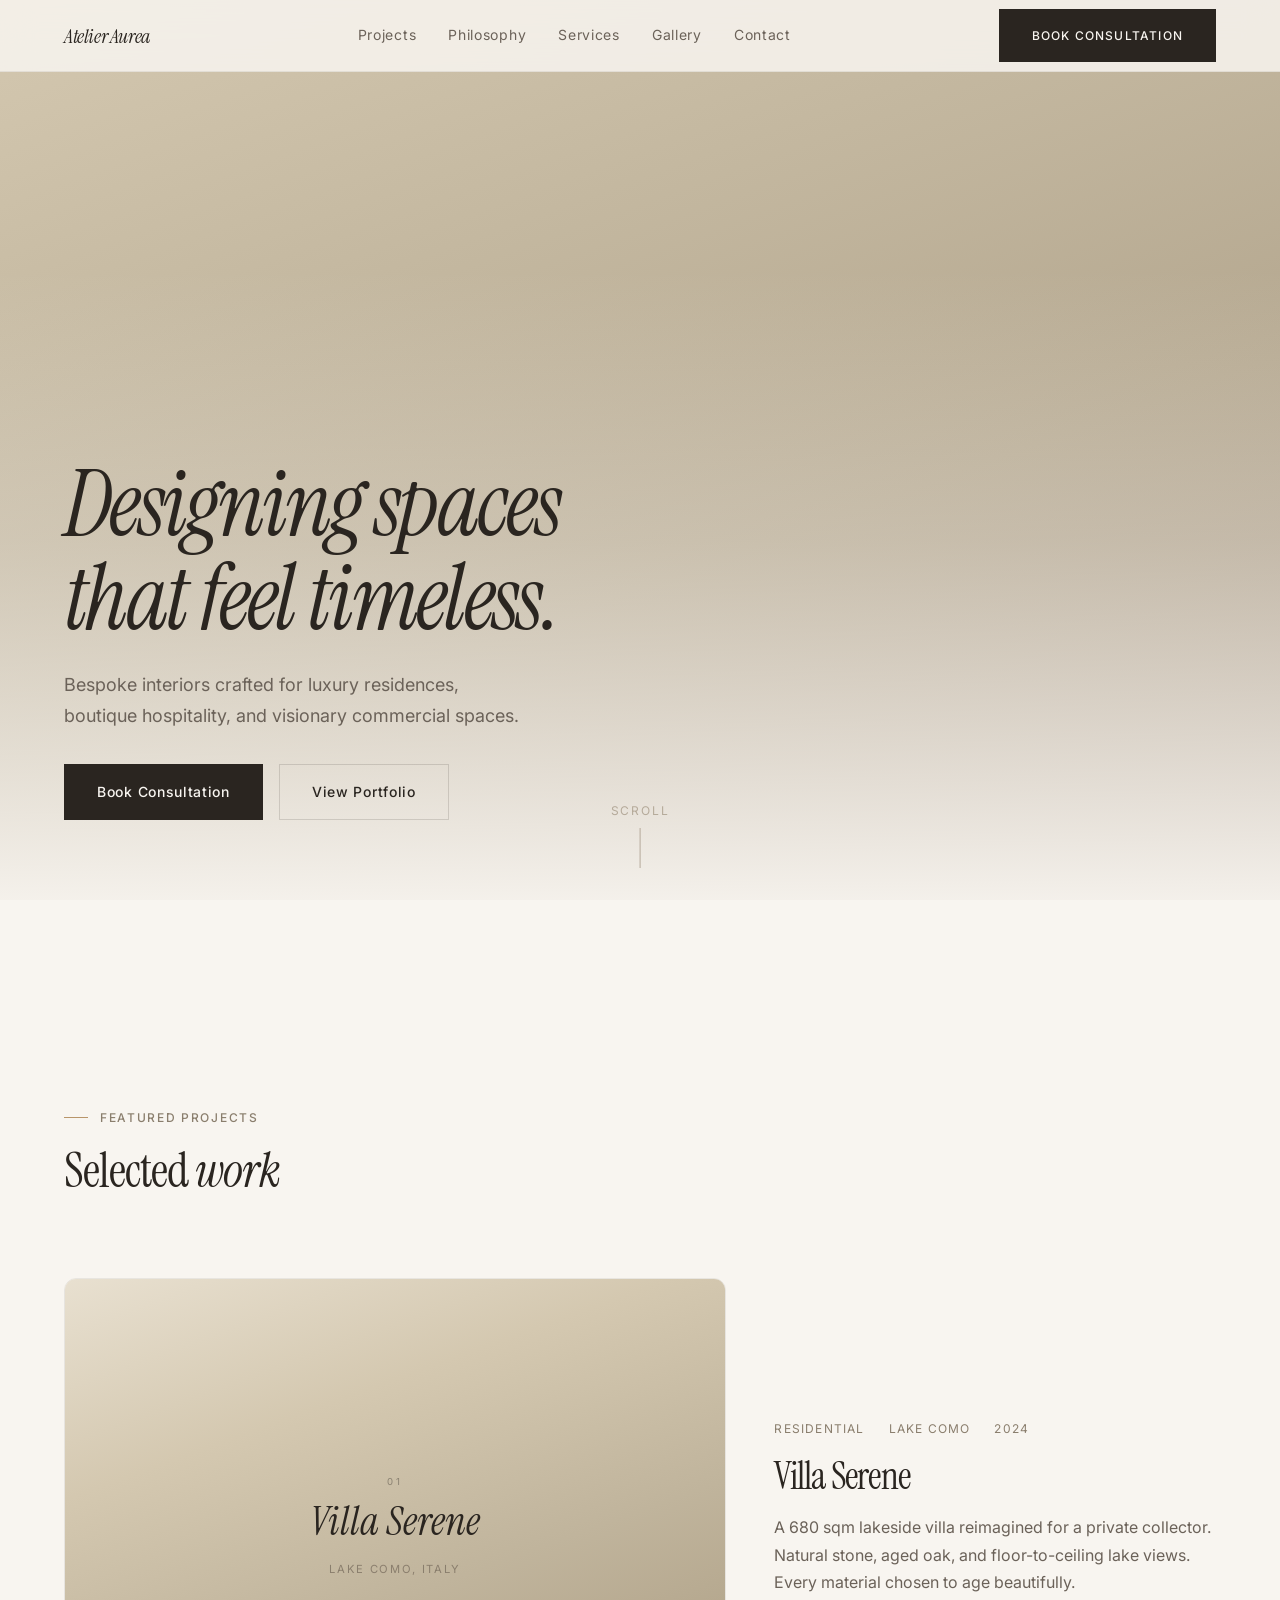
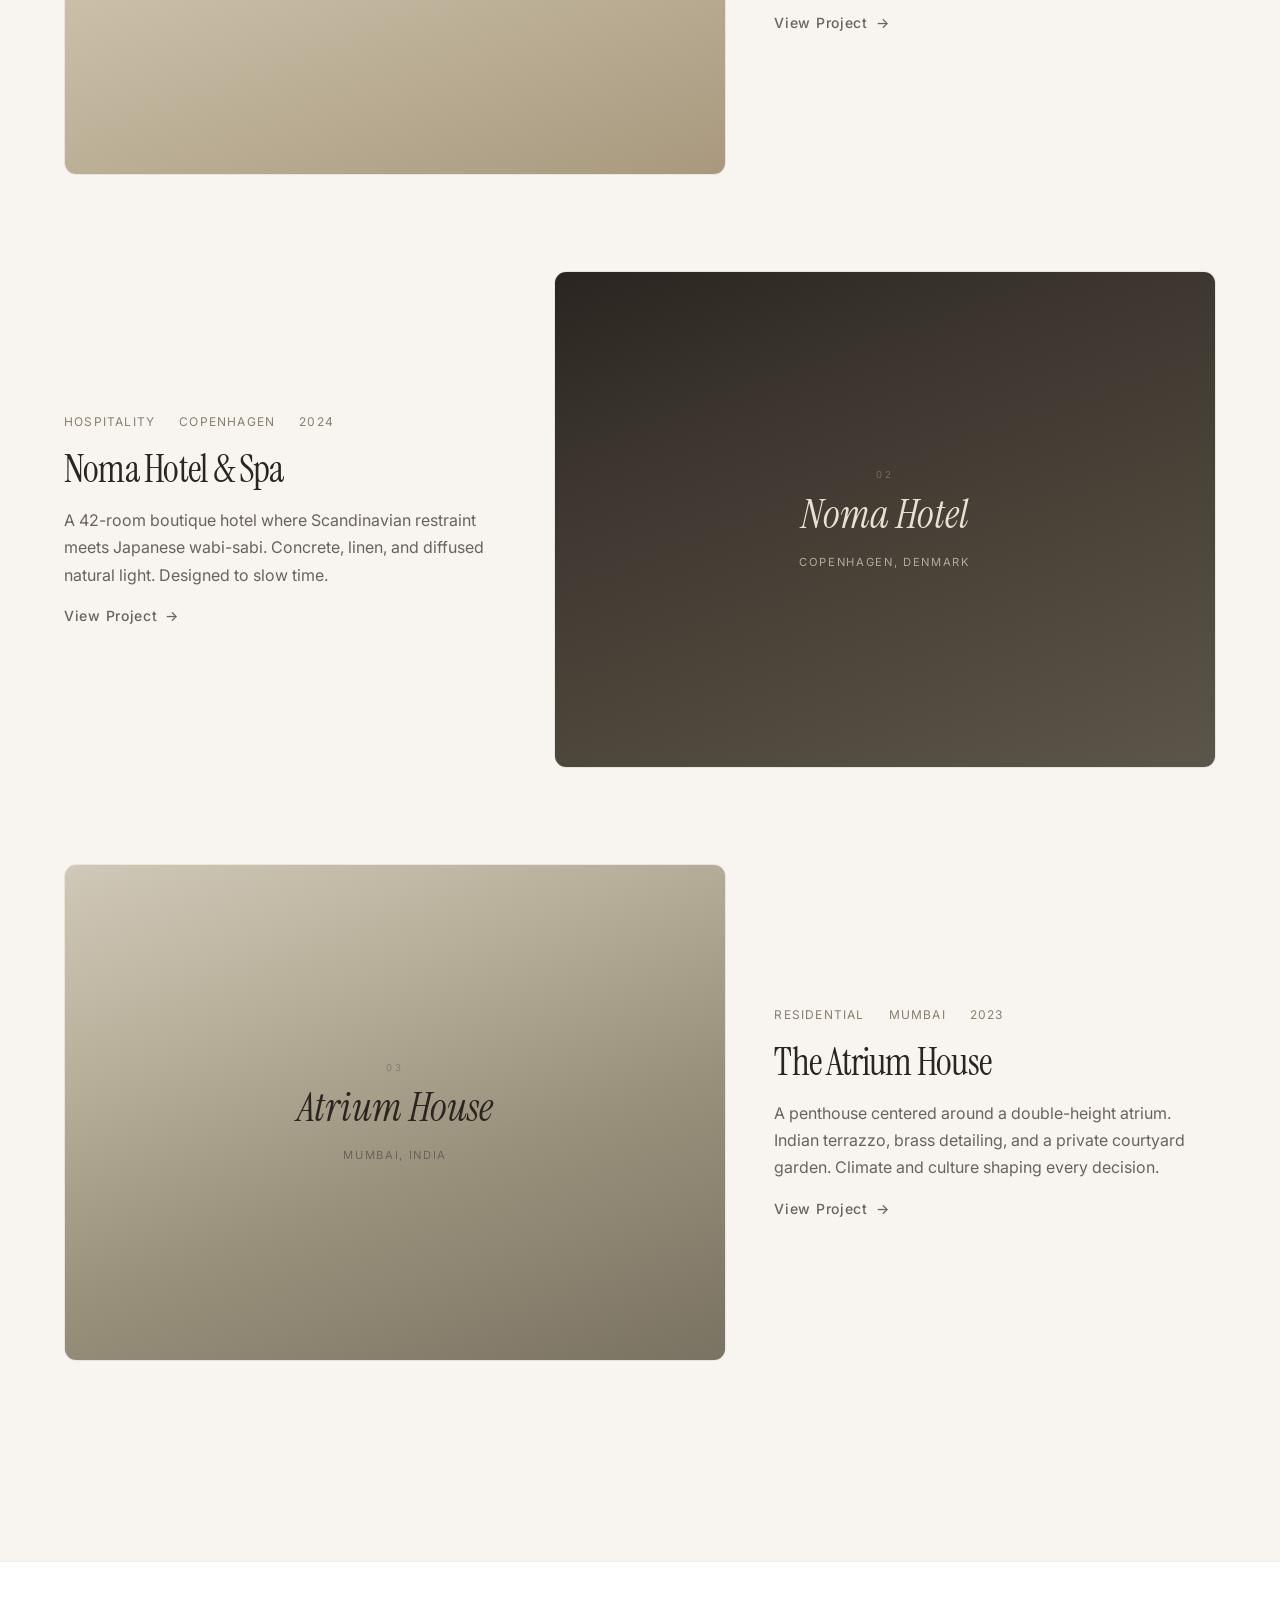
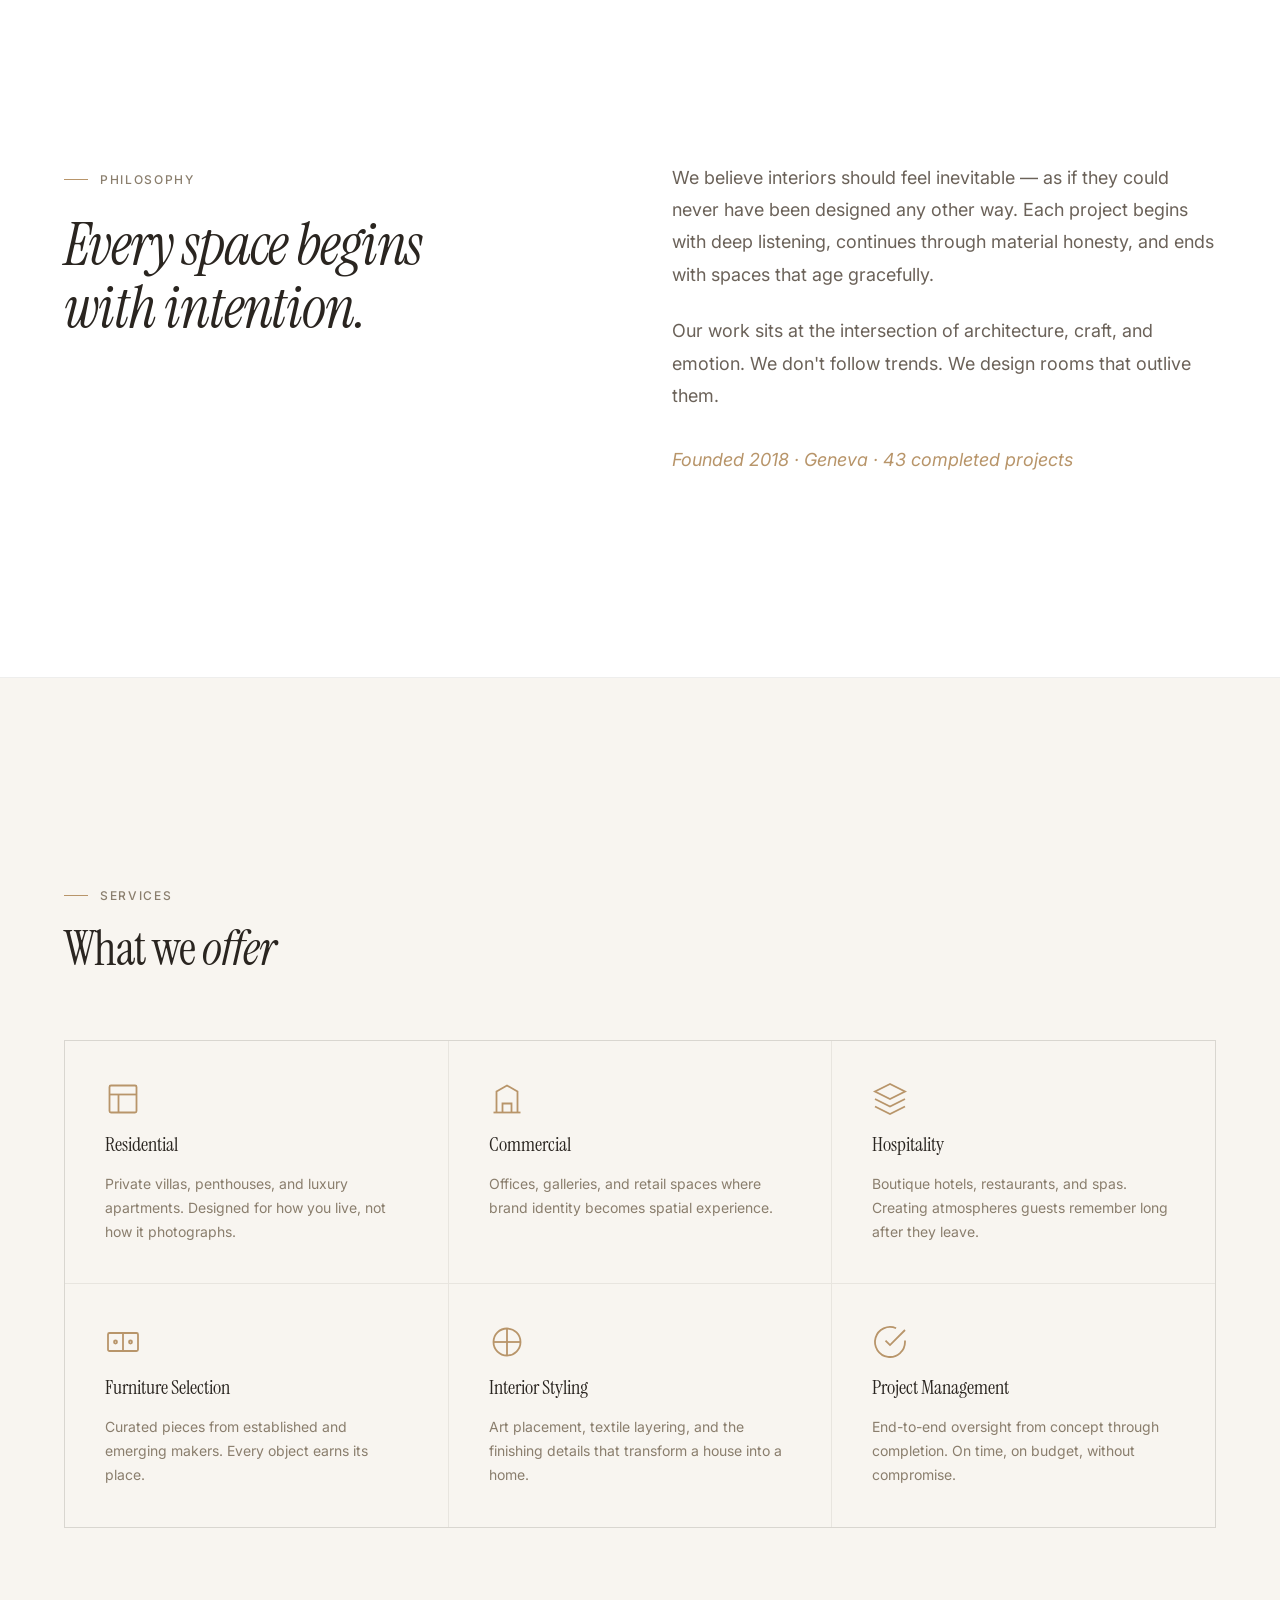
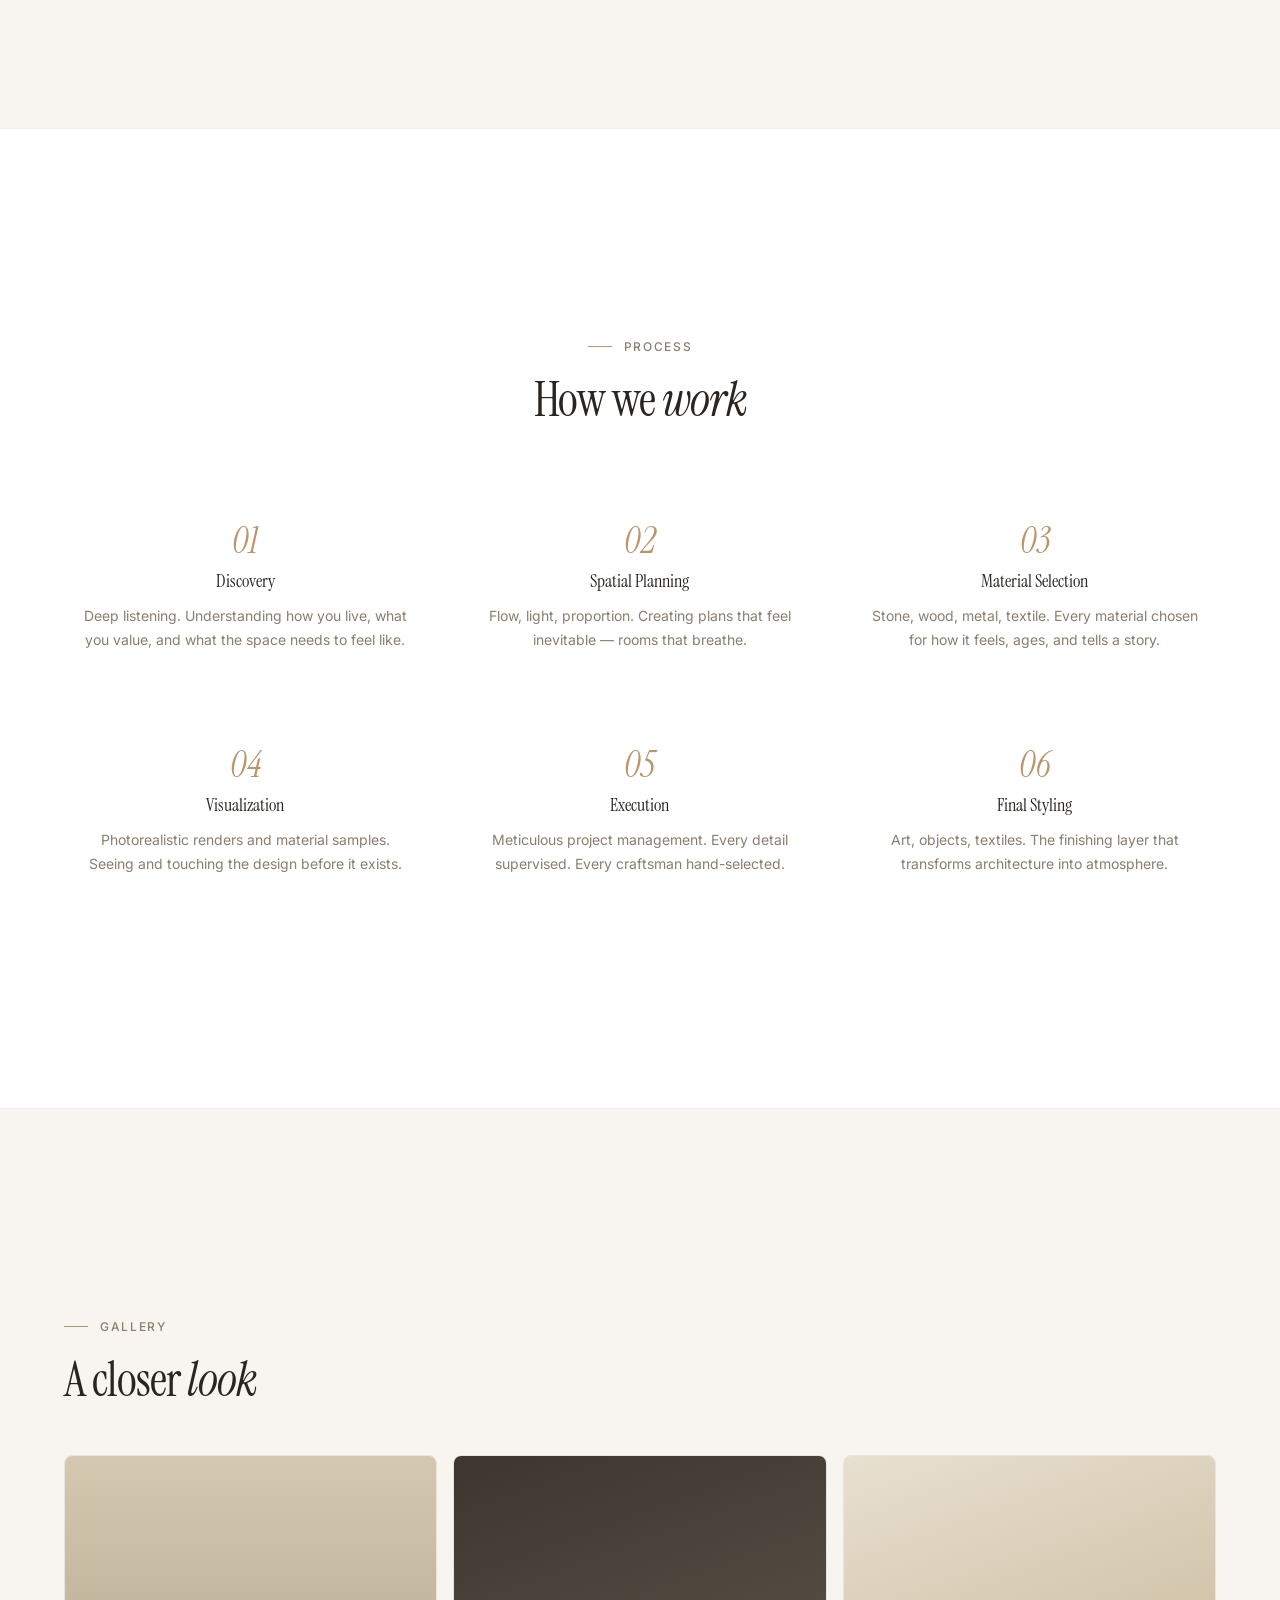
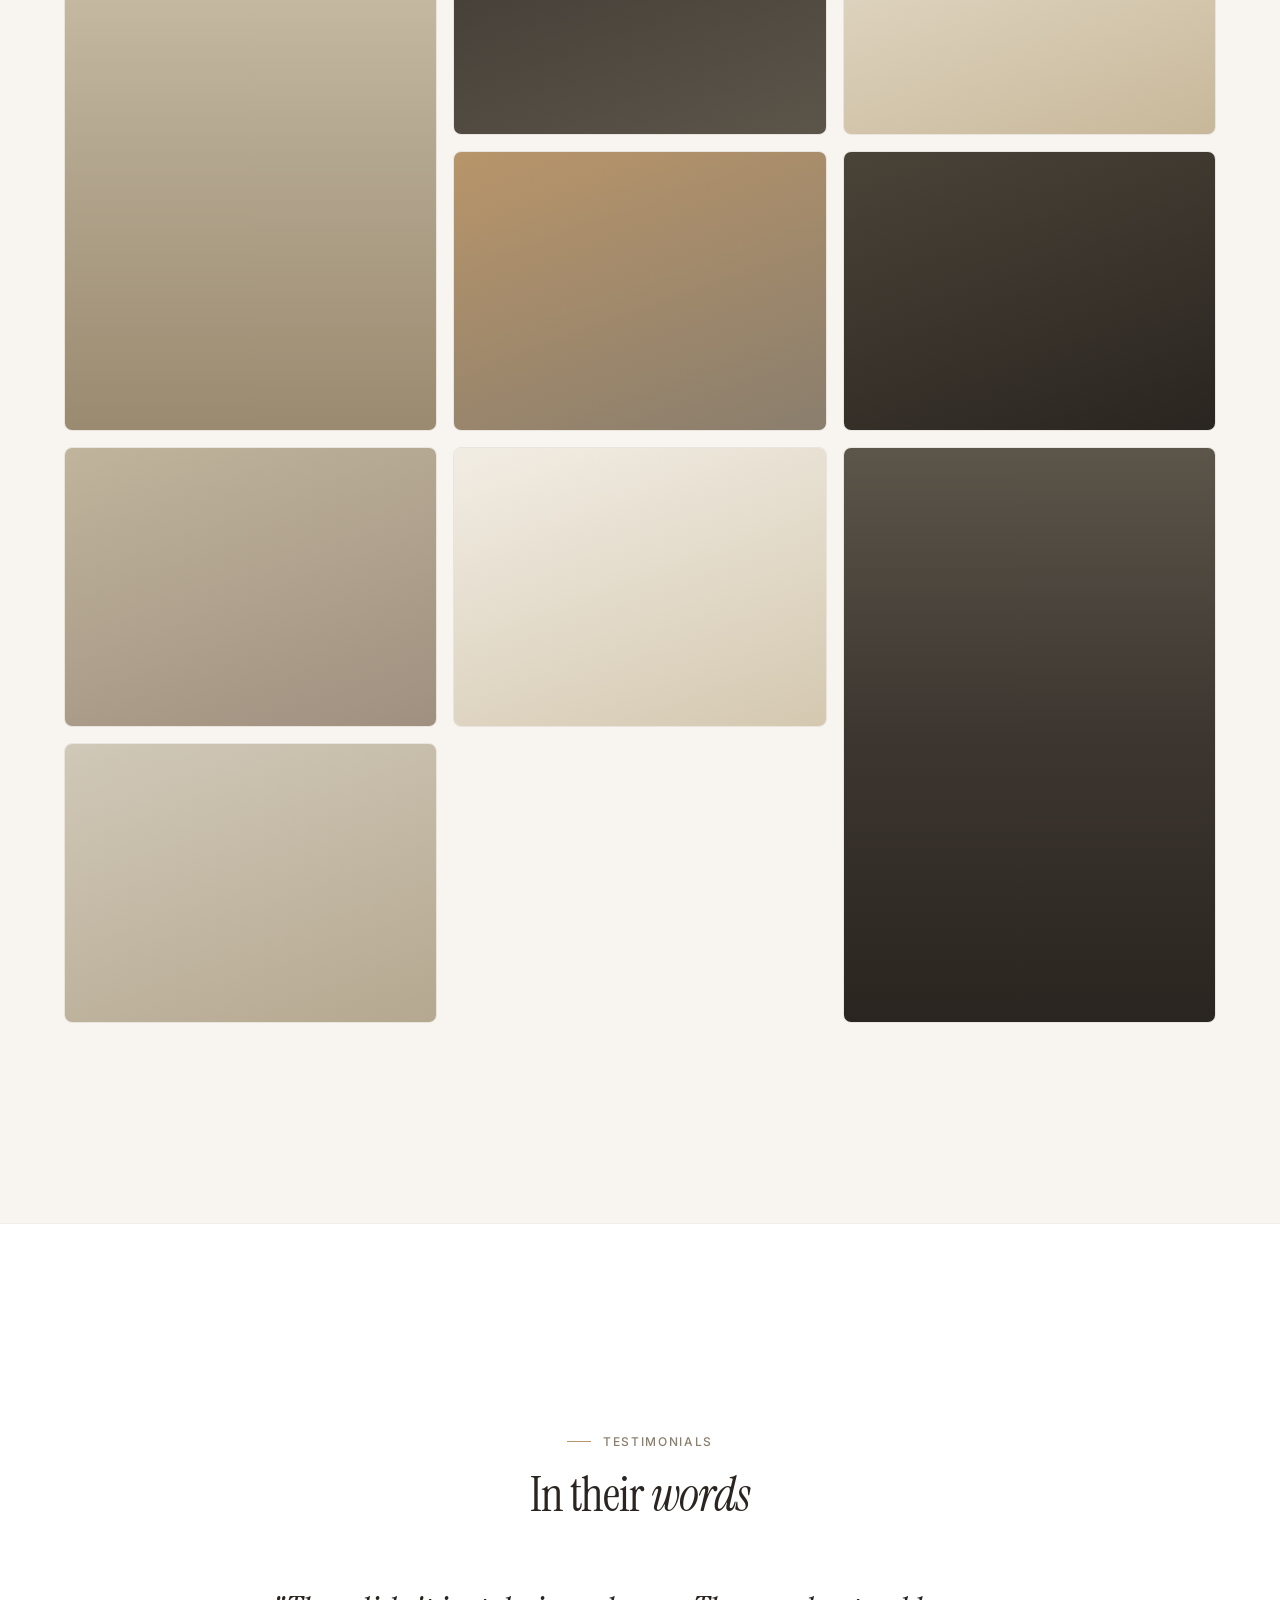
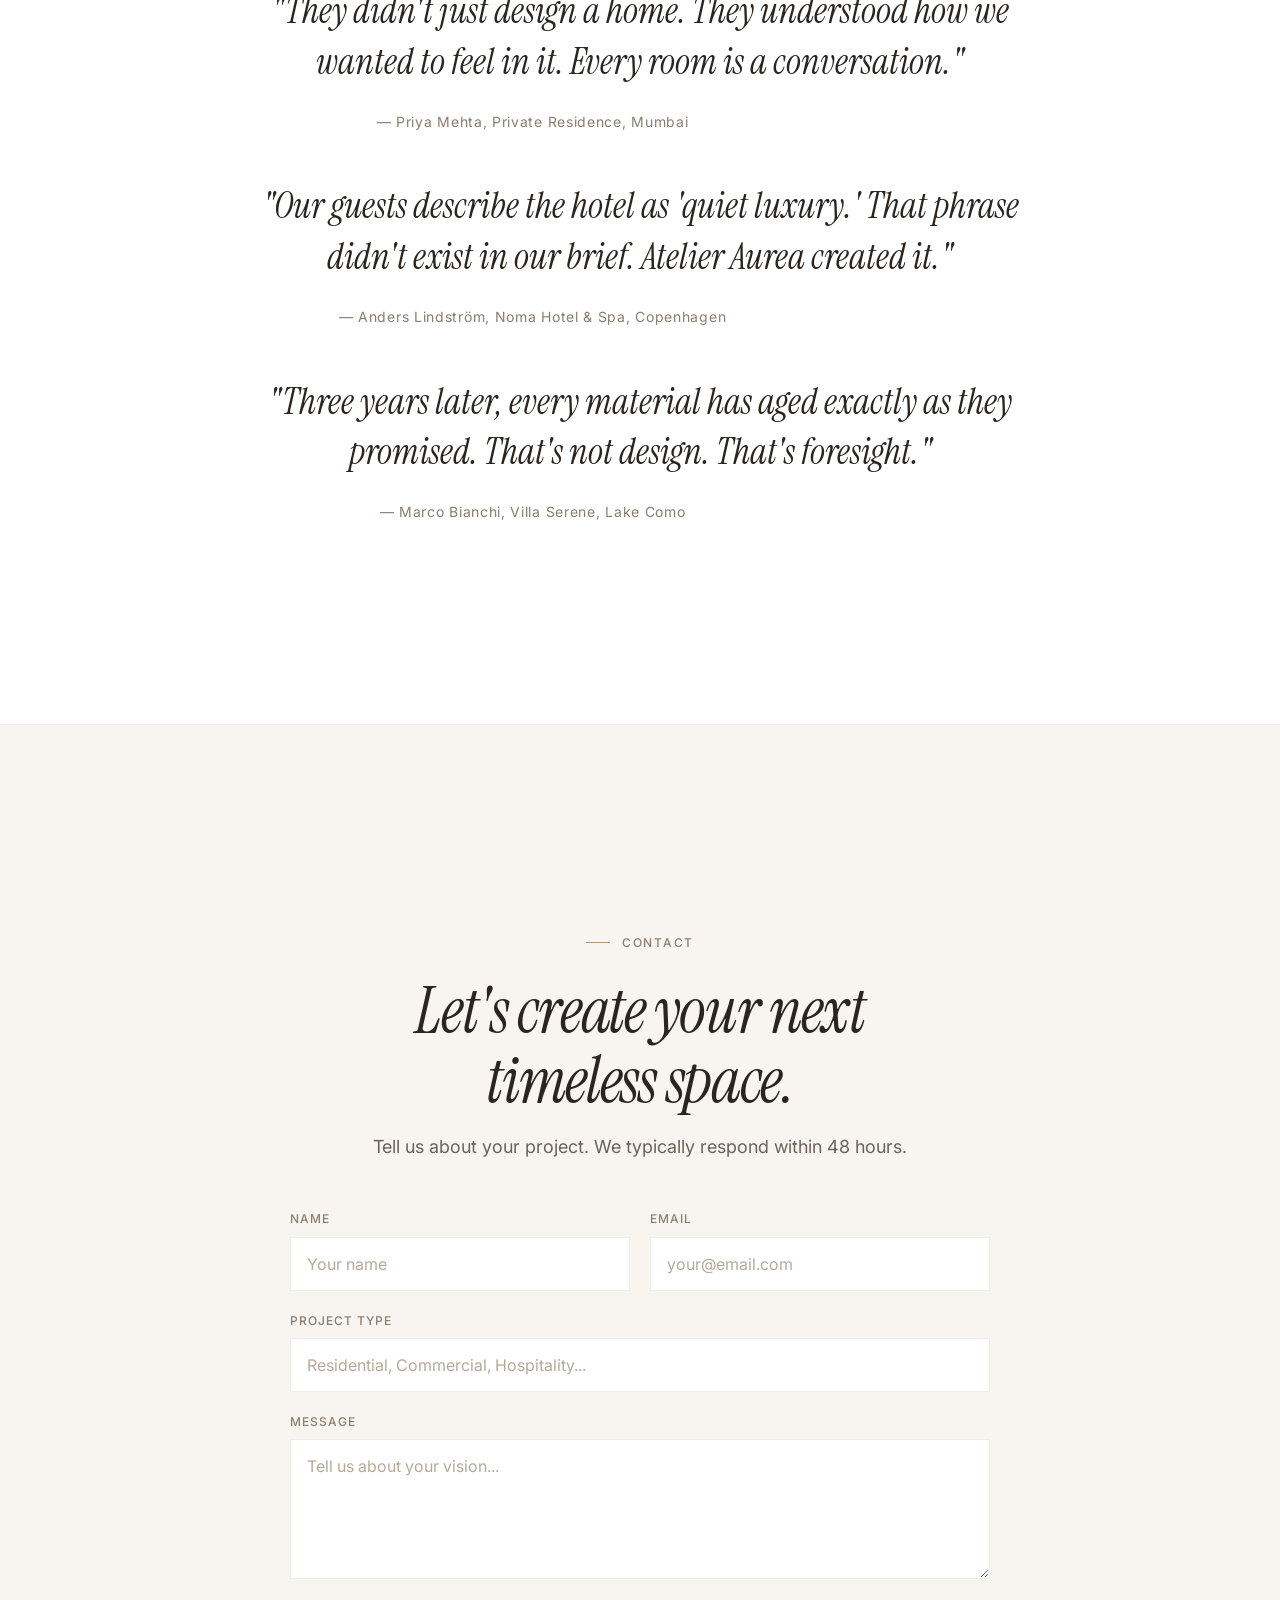
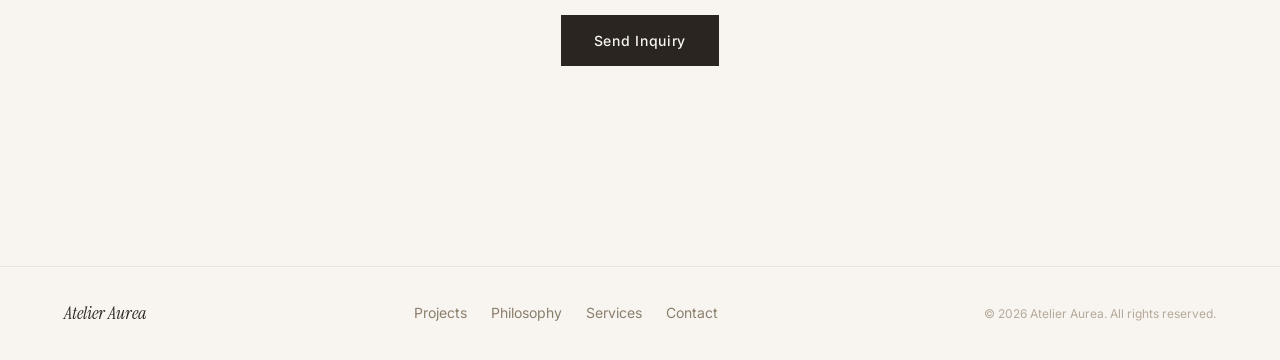
<file: projects/atelier-aurea/index.html>
<!DOCTYPE html>
<html lang="en">
<head>
  <meta charset="UTF-8">
  <meta name="viewport" content="width=device-width, initial-scale=1.0">
  <title>Atelier Aurea — Luxury Interior Design Studio</title>
  <meta name="description" content="Bespoke luxury interior design for residences, hospitality, and commercial spaces. Discover timeless interiors crafted with precision.">
  <meta name="author" content="Atelier Aurea">
  <meta property="og:title" content="Atelier Aurea — Luxury Interior Design Studio">
  <meta property="og:description" content="Bespoke luxury interior design for residences, hospitality, and commercial spaces.">
  <meta property="og:type" content="website">
  <link rel="icon" href="data:image/svg+xml,<svg xmlns='http://www.w3.org/2000/svg' viewBox='0 0 100 100'><text y='.9em' font-size='90' fill='%23B8956A'>A</text></svg>">
  <link rel="stylesheet" href="/projects/atelier-aurea/css/tokens.css">
  <link rel="stylesheet" href="/projects/atelier-aurea/css/base.css">
  <link rel="stylesheet" href="/projects/atelier-aurea/css/sections.css">
  <script src="/projects/atelier-aurea/js/main.js" defer></script>
</head>
<body>

  <a href="#projects" class="skip-link">Skip to projects</a>

  <!-- ========== NAVIGATION ========== -->
  <nav class="nav" role="navigation" aria-label="Main navigation">
    <div class="container nav__inner">
      <a href="#" class="nav__logo">Atelier Aurea</a>
      <div class="nav__links">
        <a href="#projects" class="nav__link">Projects</a>
        <a href="#philosophy" class="nav__link">Philosophy</a>
        <a href="#services" class="nav__link">Services</a>
        <a href="#gallery" class="nav__link">Gallery</a>
        <a href="#contact" class="nav__link">Contact</a>
      </div>
      <a href="#contact" class="btn btn--primary nav__cta">Book Consultation</a>
      <button class="nav__toggle" aria-label="Toggle menu" aria-expanded="false">
        <span></span><span></span><span></span>
      </button>
    </div>
  </nav>

  <!-- Mobile Nav -->
  <div class="mobile-nav" role="dialog" aria-label="Mobile navigation">
    <a href="#projects">Projects</a>
    <a href="#philosophy">Philosophy</a>
    <a href="#services">Services</a>
    <a href="#gallery">Gallery</a>
    <a href="#contact">Contact</a>
    <a href="#contact" class="btn btn--primary" style="margin-top:var(--au-4);">Book Consultation</a>
  </div>

  <!-- ========== HERO ========== -->
  <section class="hero" id="hero">
    <div class="hero__bg">
      <div class="hero__bg-inner"></div>
      <div class="hero__bg-overlay"></div>
    </div>
    <div class="container">
      <div class="hero__content">
        <h1 class="hero__title reveal">
          Designing spaces<br>that feel <em>timeless.</em>
        </h1>
        <p class="hero__sub reveal">
          Bespoke interiors crafted for luxury residences,<br>boutique hospitality, and visionary commercial spaces.
        </p>
        <div class="hero__ctas reveal">
          <a href="#contact" class="btn btn--primary">Book Consultation</a>
          <a href="#projects" class="btn btn--ghost">View Portfolio</a>
        </div>
      </div>
    </div>
    <div class="hero__scroll">
      <span class="hero__scroll-text">Scroll</span>
      <div class="hero__scroll-line"></div>
    </div>
  </section>

  <!-- ========== FEATURED PROJECTS ========== -->
  <section class="projects" id="projects">
    <div class="container">
      <div class="projects__header reveal">
        <span class="label">Featured Projects</span>
        <h2 style="font-family:var(--au-serif);font-size:clamp(var(--au-text-3xl),4vw,var(--au-text-5xl));color:var(--au-text);margin-top:var(--au-4);letter-spacing:-0.02em;">
          Selected <em>work</em>
        </h2>
      </div>

      <div class="projects__grid">

        <!-- Project 1: Villa Serene -->
        <div class="project-card reveal">
          <div class="project-card__image">
            <div class="project-card__image-inner" style="background:linear-gradient(160deg,#e8e0d0 0%,#d4c8b0 30%,#c0b49c 60%,#a8997e 100%);display:flex;align-items:center;justify-content:center;">
              <div style="text-align:center;">
                <p style="font-size:0.6rem;color:rgba(42,37,32,0.4);letter-spacing:0.3em;text-transform:uppercase;">01</p>
                <span style="font-family:var(--au-serif);font-size:2.5rem;color:var(--au-text);font-style:italic;">Villa Serene</span>
                <p style="font-size:0.7rem;color:var(--au-text-light);letter-spacing:0.15em;text-transform:uppercase;margin-top:8px;">Lake Como, Italy</p>
              </div>
            </div>
          </div>
          <div class="project-card__info">
            <div class="project-card__meta">
              <span>Residential</span>
              <span>Lake Como</span>
              <span>2024</span>
            </div>
            <h3 class="project-card__name">Villa Serene</h3>
            <p class="project-card__desc">A 680 sqm lakeside villa reimagined for a private collector. Natural stone, aged oak, and floor-to-ceiling lake views. Every material chosen to age beautifully.</p>
            <a href="#" class="btn btn--text">View Project <span class="arrow">→</span></a>
          </div>
        </div>

        <!-- Project 2: Noma Hotel -->
        <div class="project-card reveal">
          <div class="project-card__image">
            <div class="project-card__image-inner" style="background:linear-gradient(160deg,#2a2520 0%,#3d3630 30%,#4a4338 60%,#5c554a 100%);display:flex;align-items:center;justify-content:center;">
              <div style="text-align:center;">
                <p style="font-size:0.6rem;color:rgba(200,184,154,0.4);letter-spacing:0.3em;text-transform:uppercase;">02</p>
                <span style="font-family:var(--au-serif);font-size:2.5rem;color:#e8e0d0;font-style:italic;">Noma Hotel</span>
                <p style="font-size:0.7rem;color:var(--au-text-faint);letter-spacing:0.15em;text-transform:uppercase;margin-top:8px;">Copenhagen, Denmark</p>
              </div>
            </div>
          </div>
          <div class="project-card__info">
            <div class="project-card__meta">
              <span>Hospitality</span>
              <span>Copenhagen</span>
              <span>2024</span>
            </div>
            <h3 class="project-card__name">Noma Hotel & Spa</h3>
            <p class="project-card__desc">A 42-room boutique hotel where Scandinavian restraint meets Japanese wabi-sabi. Concrete, linen, and diffused natural light. Designed to slow time.</p>
            <a href="#" class="btn btn--text">View Project <span class="arrow">→</span></a>
          </div>
        </div>

        <!-- Project 3: Atrium House -->
        <div class="project-card reveal">
          <div class="project-card__image">
            <div class="project-card__image-inner" style="background:linear-gradient(160deg,#d0c8b8 0%,#b8af9a 30%,#9a917c 60%,#7a7262 100%);display:flex;align-items:center;justify-content:center;">
              <div style="text-align:center;">
                <p style="font-size:0.6rem;color:rgba(42,37,32,0.3);letter-spacing:0.3em;text-transform:uppercase;">03</p>
                <span style="font-family:var(--au-serif);font-size:2.5rem;color:var(--au-text);font-style:italic;">Atrium House</span>
                <p style="font-size:0.7rem;color:var(--au-text-muted);letter-spacing:0.15em;text-transform:uppercase;margin-top:8px;">Mumbai, India</p>
              </div>
            </div>
          </div>
          <div class="project-card__info">
            <div class="project-card__meta">
              <span>Residential</span>
              <span>Mumbai</span>
              <span>2023</span>
            </div>
            <h3 class="project-card__name">The Atrium House</h3>
            <p class="project-card__desc">A penthouse centered around a double-height atrium. Indian terrazzo, brass detailing, and a private courtyard garden. Climate and culture shaping every decision.</p>
            <a href="#" class="btn btn--text">View Project <span class="arrow">→</span></a>
          </div>
        </div>

      </div>
    </div>
  </section>

  <!-- ========== PHILOSOPHY / ABOUT ========== -->
  <section class="philosophy" id="philosophy">
    <div class="container">
      <div class="philosophy__inner">
        <div class="reveal">
          <span class="label">Philosophy</span>
          <h2 class="philosophy__heading" style="margin-top:var(--au-6);">
            Every space begins<br>with <em>intention.</em>
          </h2>
        </div>
        <div class="reveal">
          <p class="philosophy__text">We believe interiors should feel inevitable — as if they could never have been designed any other way. Each project begins with deep listening, continues through material honesty, and ends with spaces that age gracefully.</p>
          <p class="philosophy__text">Our work sits at the intersection of architecture, craft, and emotion. We don't follow trends. We design rooms that outlive them.</p>
          <p class="philosophy__text" style="color:var(--au-accent);font-style:italic;margin-top:var(--au-8);">Founded 2018 · Geneva · 43 completed projects</p>
        </div>
      </div>
    </div>
  </section>

  <!-- ========== SERVICES ========== -->
  <section class="services" id="services">
    <div class="container">
      <div class="services__header reveal">
        <span class="label">Services</span>
        <h2 style="font-family:var(--au-serif);font-size:clamp(var(--au-text-3xl),4vw,var(--au-text-5xl));color:var(--au-text);margin-top:var(--au-4);letter-spacing:-0.02em;">
          What we <em>offer</em>
        </h2>
      </div>
      <div class="services__grid stagger reveal">
        <div class="service-item">
          <svg class="service-item__icon" viewBox="0 0 24 24" fill="none" stroke="currentColor" stroke-width="1.2"><rect x="3" y="3" width="18" height="18" rx="1"/><line x1="3" y1="9" x2="21" y2="9"/><line x1="9" y1="21" x2="9" y2="9"/></svg>
          <h3 class="service-item__title">Residential</h3>
          <p class="service-item__desc">Private villas, penthouses, and luxury apartments. Designed for how you live, not how it photographs.</p>
        </div>
        <div class="service-item">
          <svg class="service-item__icon" viewBox="0 0 24 24" fill="none" stroke="currentColor" stroke-width="1.2"><path d="M3 21h18"/><path d="M5 21V7l7-4 7 4v14"/><path d="M9 21v-6h6v6"/></svg>
          <h3 class="service-item__title">Commercial</h3>
          <p class="service-item__desc">Offices, galleries, and retail spaces where brand identity becomes spatial experience.</p>
        </div>
        <div class="service-item">
          <svg class="service-item__icon" viewBox="0 0 24 24" fill="none" stroke="currentColor" stroke-width="1.2"><path d="M12 2L2 7l10 5 10-5-10-5z"/><path d="M2 17l10 5 10-5"/><path d="M2 12l10 5 10-5"/></svg>
          <h3 class="service-item__title">Hospitality</h3>
          <p class="service-item__desc">Boutique hotels, restaurants, and spas. Creating atmospheres guests remember long after they leave.</p>
        </div>
        <div class="service-item">
          <svg class="service-item__icon" viewBox="0 0 24 24" fill="none" stroke="currentColor" stroke-width="1.2"><rect x="2" y="6" width="20" height="12" rx="1"/><path d="M12 6v12"/><circle cx="7" cy="12" r="1"/><circle cx="17" cy="12" r="1"/></svg>
          <h3 class="service-item__title">Furniture Selection</h3>
          <p class="service-item__desc">Curated pieces from established and emerging makers. Every object earns its place.</p>
        </div>
        <div class="service-item">
          <svg class="service-item__icon" viewBox="0 0 24 24" fill="none" stroke="currentColor" stroke-width="1.2"><path d="M12 3c4.97 0 9 4.03 9 9s-4.03 9-9 9"/><path d="M12 3C7.03 3 3 7.03 3 12s4.03 9 9 9"/><path d="M12 3v18"/><path d="M3 12h18"/></svg>
          <h3 class="service-item__title">Interior Styling</h3>
          <p class="service-item__desc">Art placement, textile layering, and the finishing details that transform a house into a home.</p>
        </div>
        <div class="service-item">
          <svg class="service-item__icon" viewBox="0 0 24 24" fill="none" stroke="currentColor" stroke-width="1.2"><path d="M22 11.08V12a10 10 0 11-5.93-9.14"/><polyline points="22 4 12 14.01 9 11.01"/></svg>
          <h3 class="service-item__title">Project Management</h3>
          <p class="service-item__desc">End-to-end oversight from concept through completion. On time, on budget, without compromise.</p>
        </div>
      </div>
    </div>
  </section>

  <!-- ========== DESIGN PROCESS ========== -->
  <section class="process" id="process">
    <div class="container">
      <div class="process__header reveal">
        <span class="label" style="justify-content:center;">Process</span>
        <h2 style="font-family:var(--au-serif);font-size:clamp(var(--au-text-3xl),4vw,var(--au-text-5xl));color:var(--au-text);margin-top:var(--au-4);letter-spacing:-0.02em;">
          How we <em>work</em>
        </h2>
      </div>
      <div class="process__steps stagger reveal">
        <div class="process__step">
          <div class="process__step-number">01</div>
          <h3 class="process__step-title">Discovery</h3>
          <p class="process__step-desc">Deep listening. Understanding how you live, what you value, and what the space needs to feel like.</p>
        </div>
        <div class="process__step">
          <div class="process__step-number">02</div>
          <h3 class="process__step-title">Spatial Planning</h3>
          <p class="process__step-desc">Flow, light, proportion. Creating plans that feel inevitable — rooms that breathe.</p>
        </div>
        <div class="process__step">
          <div class="process__step-number">03</div>
          <h3 class="process__step-title">Material Selection</h3>
          <p class="process__step-desc">Stone, wood, metal, textile. Every material chosen for how it feels, ages, and tells a story.</p>
        </div>
        <div class="process__step">
          <div class="process__step-number">04</div>
          <h3 class="process__step-title">Visualization</h3>
          <p class="process__step-desc">Photorealistic renders and material samples. Seeing and touching the design before it exists.</p>
        </div>
        <div class="process__step">
          <div class="process__step-number">05</div>
          <h3 class="process__step-title">Execution</h3>
          <p class="process__step-desc">Meticulous project management. Every detail supervised. Every craftsman hand-selected.</p>
        </div>
        <div class="process__step">
          <div class="process__step-number">06</div>
          <h3 class="process__step-title">Final Styling</h3>
          <p class="process__step-desc">Art, objects, textiles. The finishing layer that transforms architecture into atmosphere.</p>
        </div>
      </div>
    </div>
  </section>

  <!-- ========== GALLERY ========== -->
  <section class="gallery" id="gallery">
    <div class="container">
      <div class="gallery__header reveal">
        <span class="label">Gallery</span>
        <h2 style="font-family:var(--au-serif);font-size:clamp(var(--au-text-3xl),4vw,var(--au-text-5xl));color:var(--au-text);margin-top:var(--au-4);letter-spacing:-0.02em;">
          A closer <em>look</em>
        </h2>
      </div>
      <div class="gallery__grid stagger reveal">
        <!-- Row 1 -->
        <div class="gallery__item gallery__item--tall">
          <div class="gallery__item-inner" style="background:linear-gradient(180deg,#d4c8b0,#b5a890,#9a8a70);"></div>
          <div class="gallery__item-overlay">
            <span class="gallery__item-label">Villa Serene — Living Room</span>
            <span class="gallery__item-type">Residential · Lake Como</span>
          </div>
        </div>
        <div class="gallery__item">
          <div class="gallery__item-inner" style="background:linear-gradient(160deg,#3d3630,#5c554a);"></div>
          <div class="gallery__item-overlay">
            <span class="gallery__item-label">Noma Hotel — Lobby</span>
            <span class="gallery__item-type">Hospitality · Copenhagen</span>
          </div>
        </div>
        <div class="gallery__item">
          <div class="gallery__item-inner" style="background:linear-gradient(160deg,#e8e0d0,#c8b89a);"></div>
          <div class="gallery__item-overlay">
            <span class="gallery__item-label">Atrium House — Courtyard</span>
            <span class="gallery__item-type">Residential · Mumbai</span>
          </div>
        </div>
        <!-- Row 2 -->
        <div class="gallery__item">
          <div class="gallery__item-inner" style="background:linear-gradient(160deg,#b8956a,#8a7e6d);"></div>
          <div class="gallery__item-overlay">
            <span class="gallery__item-label">Material Detail — Brass</span>
            <span class="gallery__item-type">Texture Study</span>
          </div>
        </div>
        <div class="gallery__item">
          <div class="gallery__item-inner" style="background:linear-gradient(160deg,#4a4338,#2a2520);"></div>
          <div class="gallery__item-overlay">
            <span class="gallery__item-label">Noma Hotel — Suite</span>
            <span class="gallery__item-type">Hospitality · Copenhagen</span>
          </div>
        </div>
        <div class="gallery__item">
          <div class="gallery__item-inner" style="background:linear-gradient(160deg,#c0b49c,#a09080);"></div>
          <div class="gallery__item-overlay">
            <span class="gallery__item-label">Villa Serene — Kitchen</span>
            <span class="gallery__item-type">Residential · Lake Como</span>
          </div>
        </div>
        <!-- Row 3 -->
        <div class="gallery__item">
          <div class="gallery__item-inner" style="background:linear-gradient(160deg,#f2ede4,#d4c8b0);"></div>
          <div class="gallery__item-overlay">
            <span class="gallery__item-label">Material Study — Stone</span>
            <span class="gallery__item-type">Texture Study</span>
          </div>
        </div>
        <div class="gallery__item gallery__item--tall">
          <div class="gallery__item-inner" style="background:linear-gradient(180deg,#5c554a,#3d3630,#2a2520);"></div>
          <div class="gallery__item-overlay">
            <span class="gallery__item-label">Noma Hotel — Corridor</span>
            <span class="gallery__item-type">Hospitality · Copenhagen</span>
          </div>
        </div>
        <div class="gallery__item">
          <div class="gallery__item-inner" style="background:linear-gradient(160deg,#d0c8b8,#b5a890);"></div>
          <div class="gallery__item-overlay">
            <span class="gallery__item-label">Atrium House — Bedroom</span>
            <span class="gallery__item-type">Residential · Mumbai</span>
          </div>
        </div>
      </div>
    </div>
  </section>

  <!-- ========== TESTIMONIALS ========== -->
  <section class="testimonials" id="testimonials">
    <div class="container">
      <div class="testimonials__header reveal">
        <span class="label" style="justify-content:center;">Testimonials</span>
        <h2 style="font-family:var(--au-serif);font-size:clamp(var(--au-text-3xl),4vw,var(--au-text-5xl));color:var(--au-text);margin-top:var(--au-4);letter-spacing:-0.02em;">
          In their <em>words</em>
        </h2>
      </div>
      <div class="testimonials__grid reveal">
        <div class="testimonial">
          <p class="testimonial__quote">"They didn't just design a home. They understood how we wanted to feel in it. Every room is a conversation."</p>
          <p class="testimonial__author">— Priya Mehta, Private Residence, Mumbai</p>
        </div>
        <div class="testimonial">
          <p class="testimonial__quote">"Our guests describe the hotel as 'quiet luxury.' That phrase didn't exist in our brief. Atelier Aurea created it."</p>
          <p class="testimonial__author">— Anders Lindström, Noma Hotel & Spa, Copenhagen</p>
        </div>
        <div class="testimonial">
          <p class="testimonial__quote">"Three years later, every material has aged exactly as they promised. That's not design. That's foresight."</p>
          <p class="testimonial__author">— Marco Bianchi, Villa Serene, Lake Como</p>
        </div>
      </div>
    </div>
  </section>

  <!-- ========== CONTACT ========== -->
  <section class="contact" id="contact">
    <div class="container">
      <div class="contact__inner reveal">
        <span class="label" style="justify-content:center;">Contact</span>
        <h2 class="contact__title" style="margin-top:var(--au-6);">
          Let's create your next<br><em>timeless space.</em>
        </h2>
        <p class="contact__sub">Tell us about your project. We typically respond within 48 hours.</p>
        <form class="contact__form" id="contact-form">
          <div class="contact__row">
            <div class="contact__field">
              <label class="contact__label" for="aurea-name">Name</label>
              <input class="contact__input" type="text" id="aurea-name" name="name" placeholder="Your name" required>
            </div>
            <div class="contact__field">
              <label class="contact__label" for="aurea-email">Email</label>
              <input class="contact__input" type="email" id="aurea-email" name="email" placeholder="your@email.com" required>
            </div>
          </div>
          <div class="contact__field">
            <label class="contact__label" for="aurea-project">Project Type</label>
            <input class="contact__input" type="text" id="aurea-project" name="project" placeholder="Residential, Commercial, Hospitality...">
          </div>
          <div class="contact__field">
            <label class="contact__label" for="aurea-message">Message</label>
            <textarea class="contact__textarea" id="aurea-message" name="message" placeholder="Tell us about your vision..." required></textarea>
          </div>
          <div style="text-align:center;margin-top:var(--au-4);">
            <button type="submit" class="btn btn--primary">Send Inquiry</button>
          </div>
        </form>
      </div>
    </div>
  </section>

  <!-- ========== FOOTER ========== -->
  <footer class="footer">
    <div class="container">
      <div class="footer__inner">
        <span class="footer__logo">Atelier Aurea</span>
        <div class="footer__links">
          <a href="#projects" class="footer__link">Projects</a>
          <a href="#philosophy" class="footer__link">Philosophy</a>
          <a href="#services" class="footer__link">Services</a>
          <a href="#contact" class="footer__link">Contact</a>
        </div>
        <span class="footer__copy">© 2026 Atelier Aurea. All rights reserved.</span>
      </div>
    </div>
  </footer>

</body>
</html>
</file>
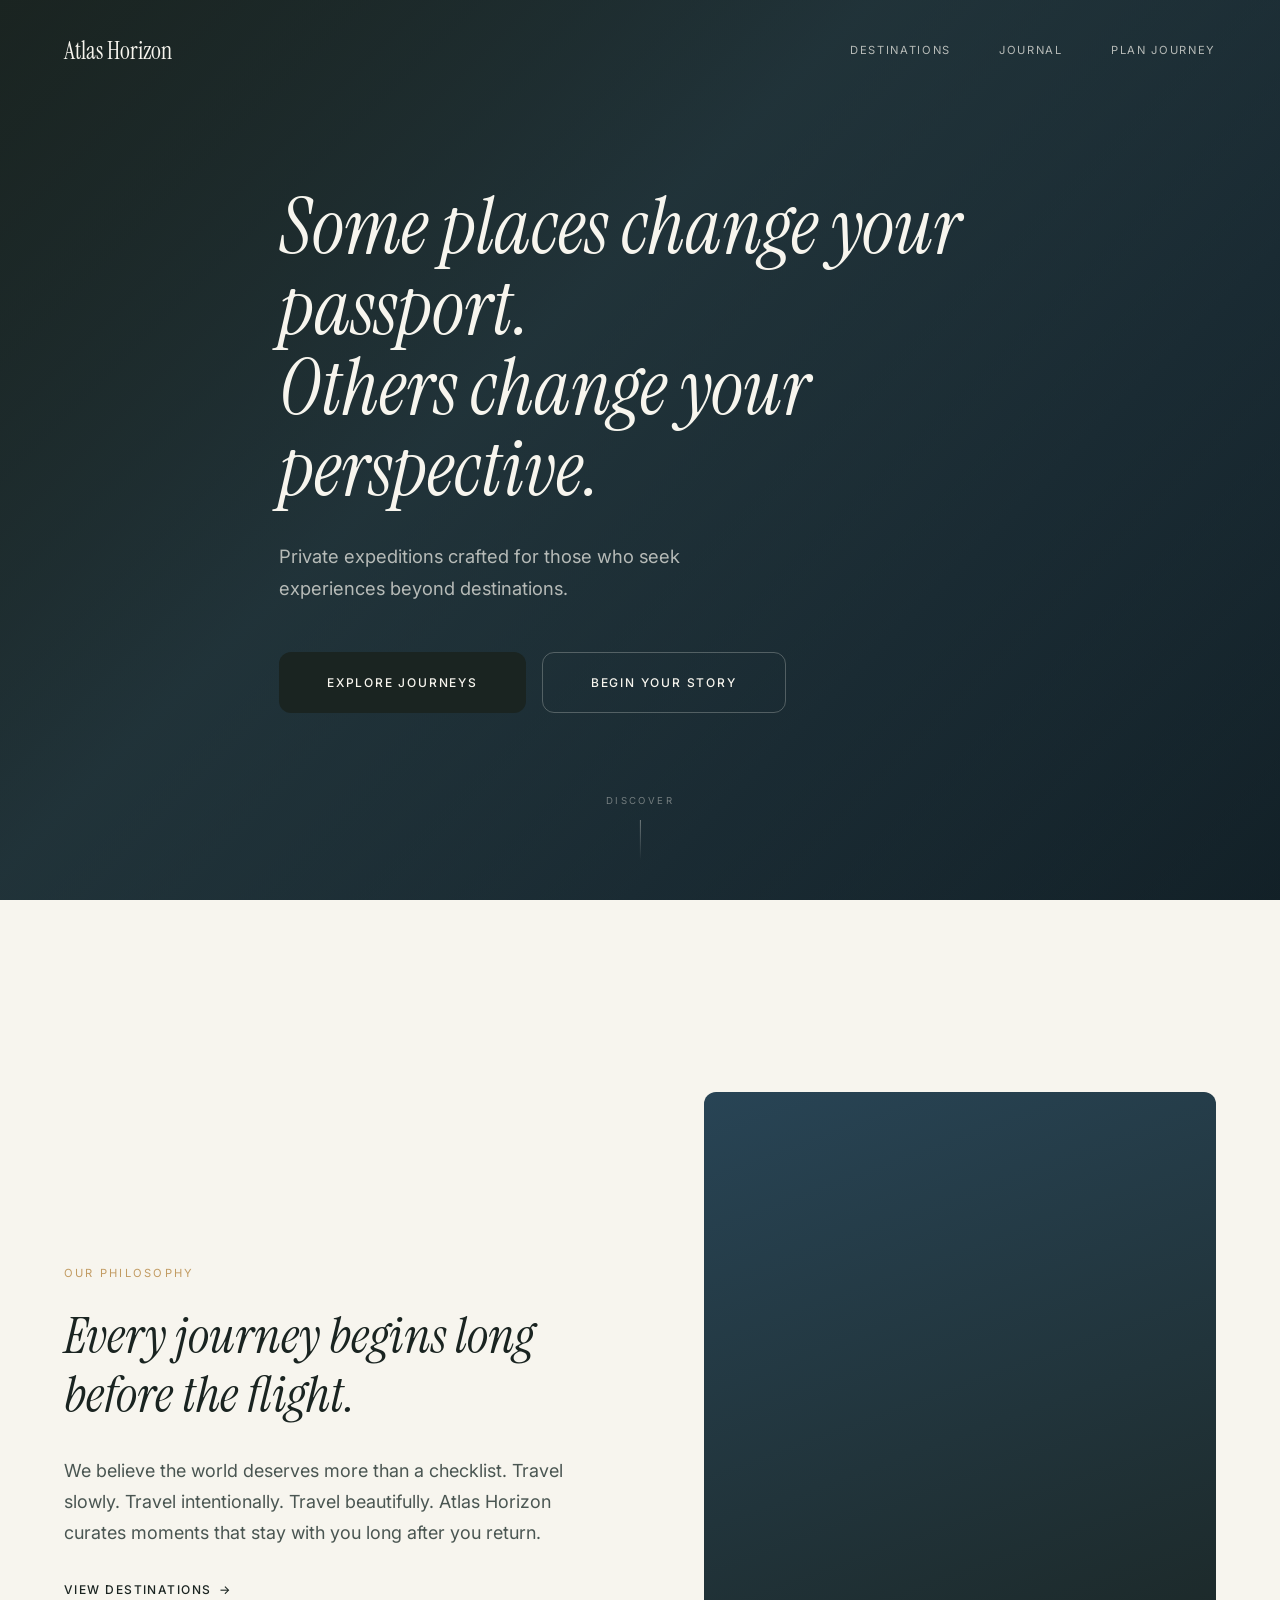
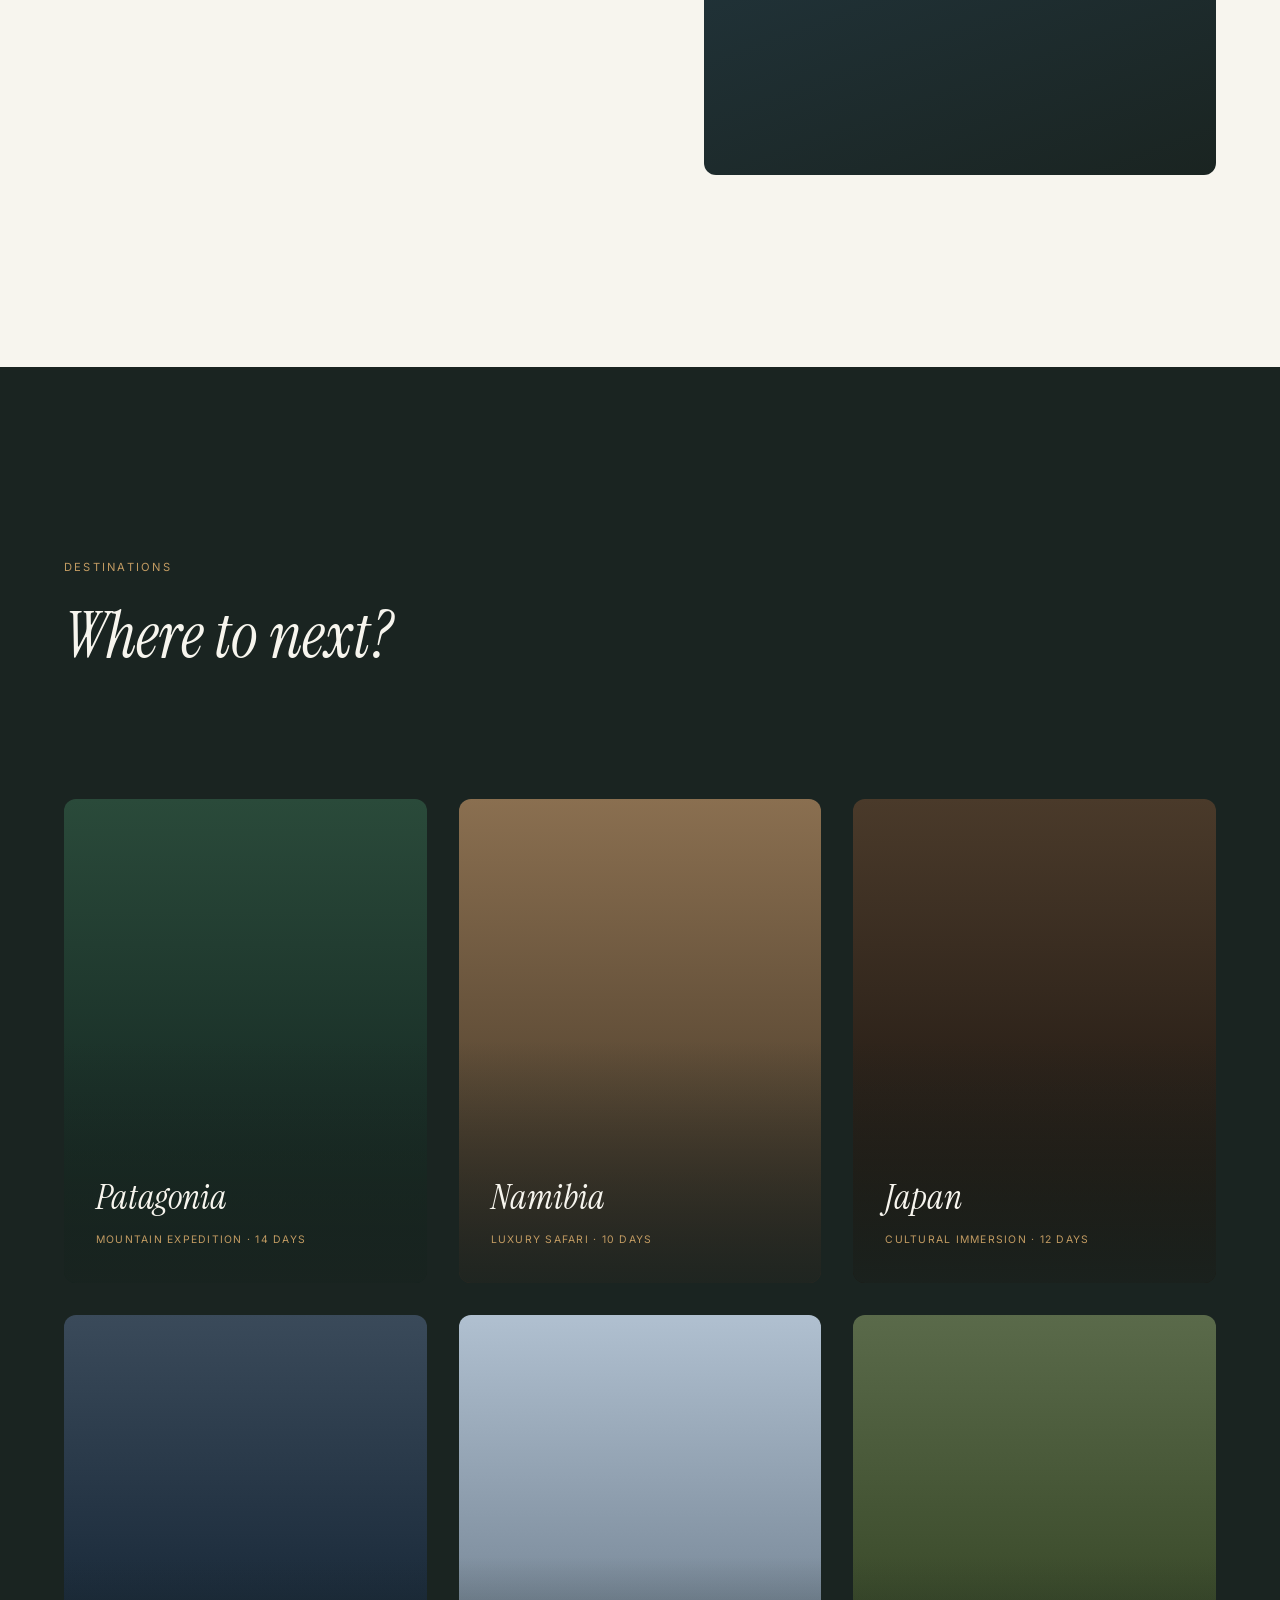
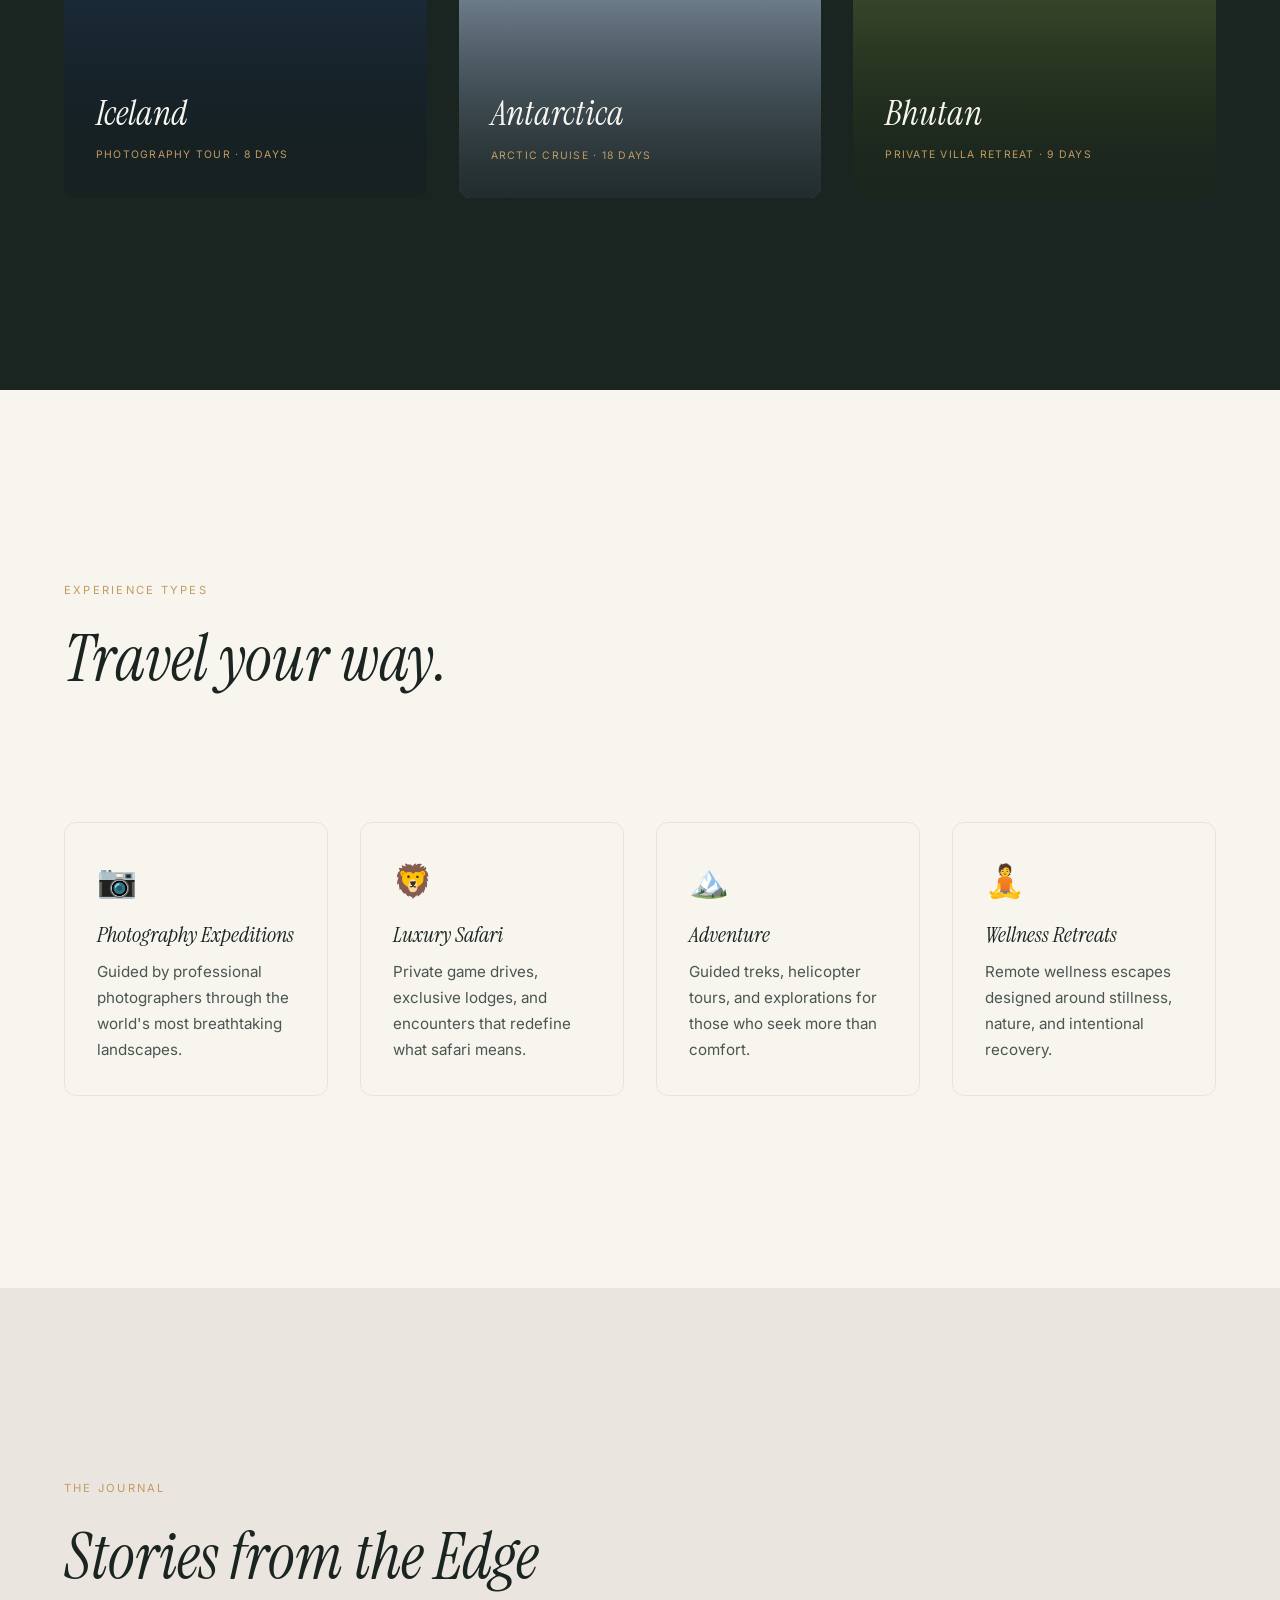
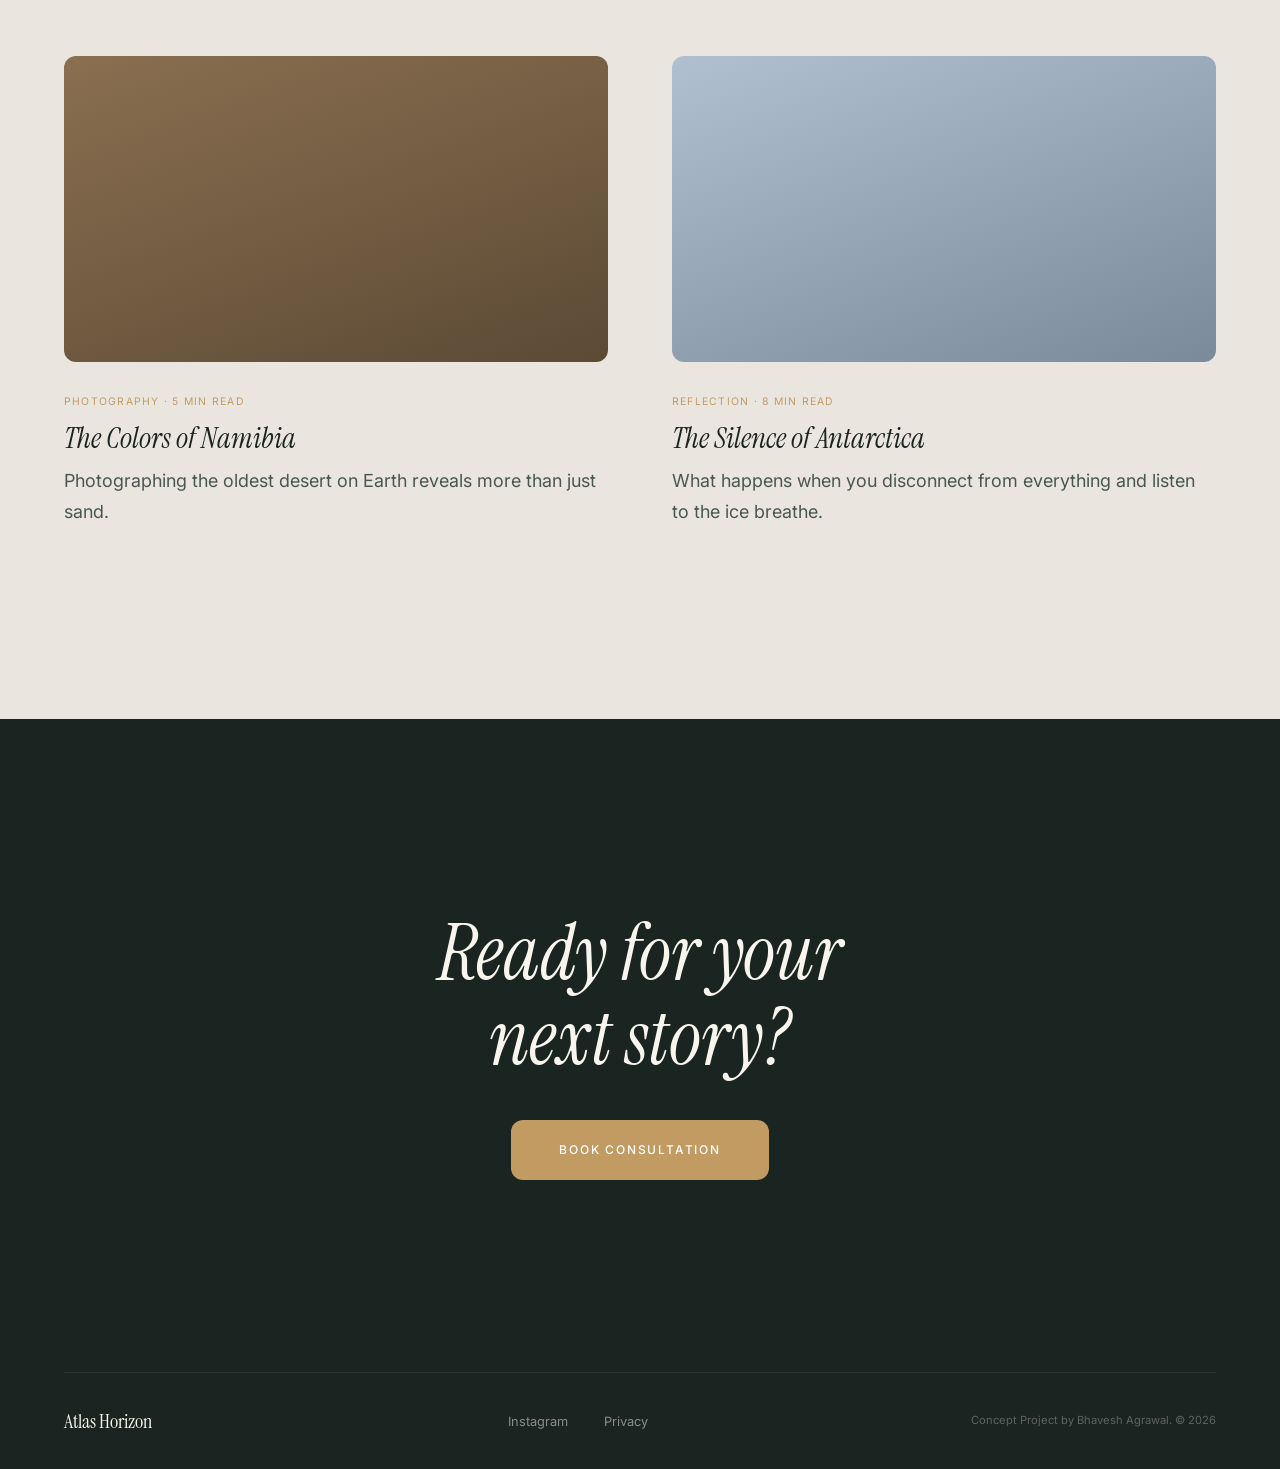
<file: projects/atlas-horizon/index.html>
<!DOCTYPE html>
<html lang="en">
<head>
  <meta charset="UTF-8">
  <meta name="viewport" content="width=device-width, initial-scale=1.0">
  <title>Atlas Horizon — Luxury Expeditions & Immersive Travel</title>
  <meta name="description" content="Private expeditions crafted for those who seek experiences beyond destinations.">
  <meta name="author" content="Atlas Horizon">
  <link rel="icon" href="data:image/svg+xml,<svg xmlns='http://www.w3.org/2000/svg' viewBox='0 0 100 100'><text y='.9em' font-size='90' fill='%23C29B62'>✦</text></svg>">
  <link rel="stylesheet" href="/projects/atlas-horizon/css/variables.css">
  <link rel="stylesheet" href="/projects/atlas-horizon/css/base.css">
  <link rel="stylesheet" href="/projects/atlas-horizon/css/sections.css">
  <script src="/projects/atlas-horizon/js/main.js" defer></script>
</head>
<body>

  <a href="#destinations" class="skip-link">Skip to destinations</a>

  <nav class="navbar" role="navigation" aria-label="Main navigation">
    <div class="container navbar__inner">
      <a href="#" class="navbar__logo">Atlas Horizon</a>
      <div class="navbar__links">
        <a href="#destinations" class="navbar__link">Destinations</a>
        <a href="#journal" class="navbar__link">Journal</a>
        <a href="#contact" class="navbar__link">Plan Journey</a>
      </div>
    </div>
  </nav>

  <!-- HERO -->
  <section class="hero">
    <div class="hero__bg" style="background:linear-gradient(135deg, #1A2421 0%, #284455 40%, #1a3040 70%, #0f1f2a 100%);"></div>
    <div class="hero__overlay"></div>
    <div class="hero__content container">
      <h1 class="hero__title reveal">Some places change your passport.<br>Others change your perspective.</h1>
      <p class="hero__subtitle reveal">Private expeditions crafted for those who seek experiences beyond destinations.</p>
      <div class="hero__ctas reveal">
        <a href="#destinations" class="btn btn-primary">Explore Journeys</a>
        <a href="#contact" class="btn btn-ghost">Begin Your Story</a>
      </div>
    </div>
    <div class="hero__scroll">
      <span class="hero__scroll-text">Discover</span>
      <div class="hero__scroll-line"></div>
    </div>
  </section>

  <!-- INTRO -->
  <section class="intro">
    <div class="container intro__inner">
      <div class="reveal">
        <span class="section-label">Our Philosophy</span>
        <h2 class="intro__text">Every journey begins long before the flight.</h2>
        <p style="margin-top: 2rem;">We believe the world deserves more than a checklist. Travel slowly. Travel intentionally. Travel beautifully. Atlas Horizon curates moments that stay with you long after you return.</p>
        <a href="#destinations" class="btn-text" style="margin-top:2rem;">View Destinations <span class="arrow">→</span></a>
      </div>
      <div class="intro__visual reveal">
        <div class="intro__image" style="background:linear-gradient(160deg, #284455 0%, #1A2421 100%);"></div>
      </div>
    </div>
  </section>

  <!-- DESTINATIONS -->
  <section class="destinations" id="destinations">
    <div class="container">
      <div class="reveal">
        <span class="section-label">Destinations</span>
        <h2 class="section-title" style="color:var(--color-text-light);">Where to next?</h2>
      </div>
      <div class="destinations__grid stagger-children">
        <a href="#" class="dest-card">
          <div class="dest-card__bg" style="background:linear-gradient(180deg, #2a4a3a 0%, #1a3028 60%, #0f1f18 100%);"></div>
          <div class="dest-card__content">
            <h3 class="dest-card__title">Patagonia</h3>
            <span class="dest-card__meta">Mountain Expedition · 14 Days</span>
          </div>
        </a>
        <a href="#" class="dest-card">
          <div class="dest-card__bg" style="background:linear-gradient(180deg, #8a6f50 0%, #5c4a35 60%, #3d2b1f 100%);"></div>
          <div class="dest-card__content">
            <h3 class="dest-card__title">Namibia</h3>
            <span class="dest-card__meta">Luxury Safari · 10 Days</span>
          </div>
        </a>
        <a href="#" class="dest-card">
          <div class="dest-card__bg" style="background:linear-gradient(180deg, #4a3a2a 0%, #2a2018 60%, #1a1008 100%);"></div>
          <div class="dest-card__content">
            <h3 class="dest-card__title">Japan</h3>
            <span class="dest-card__meta">Cultural Immersion · 12 Days</span>
          </div>
        </a>
        <a href="#" class="dest-card">
          <div class="dest-card__bg" style="background:linear-gradient(180deg, #3a4a5a 0%, #1a2a3a 60%, #0a1520 100%);"></div>
          <div class="dest-card__content">
            <h3 class="dest-card__title">Iceland</h3>
            <span class="dest-card__meta">Photography Tour · 8 Days</span>
          </div>
        </a>
        <a href="#" class="dest-card">
          <div class="dest-card__bg" style="background:linear-gradient(180deg, #b0c0d0 0%, #7a8a9a 60%, #4a5a6a 100%);"></div>
          <div class="dest-card__content">
            <h3 class="dest-card__title">Antarctica</h3>
            <span class="dest-card__meta">Arctic Cruise · 18 Days</span>
          </div>
        </a>
        <a href="#" class="dest-card">
          <div class="dest-card__bg" style="background:linear-gradient(180deg, #5a6a4a 0%, #3a4a2a 60%, #1a2a10 100%);"></div>
          <div class="dest-card__content">
            <h3 class="dest-card__title">Bhutan</h3>
            <span class="dest-card__meta">Private Villa Retreat · 9 Days</span>
          </div>
        </a>
      </div>
    </div>
  </section>

  <!-- EXPERIENCE TYPES -->
  <section class="experiences">
    <div class="container">
      <div class="section-header reveal">
        <span class="section-label">Experience Types</span>
        <h2 class="section-title">Travel your way.</h2>
      </div>
      <div class="exp__grid stagger-children">
        <div class="exp__item">
          <span class="exp__icon">📷</span>
          <h3 class="exp__title">Photography Expeditions</h3>
          <p>Guided by professional photographers through the world's most breathtaking landscapes.</p>
        </div>
        <div class="exp__item">
          <span class="exp__icon">🦁</span>
          <h3 class="exp__title">Luxury Safari</h3>
          <p>Private game drives, exclusive lodges, and encounters that redefine what safari means.</p>
        </div>
        <div class="exp__item">
          <span class="exp__icon">🏔️</span>
          <h3 class="exp__title">Adventure</h3>
          <p>Guided treks, helicopter tours, and explorations for those who seek more than comfort.</p>
        </div>
        <div class="exp__item">
          <span class="exp__icon">🧘</span>
          <h3 class="exp__title">Wellness Retreats</h3>
          <p>Remote wellness escapes designed around stillness, nature, and intentional recovery.</p>
        </div>
      </div>
    </div>
  </section>

  <!-- JOURNAL -->
  <section class="journal" id="journal">
    <div class="container">
      <div class="reveal">
        <span class="section-label">The Journal</span>
        <h2 class="section-title">Stories from the Edge</h2>
      </div>
      <div class="journal__grid stagger-children">
        <a href="#" class="journal-card">
          <div class="journal-card__visual" style="background:linear-gradient(160deg, #8a6f50 0%, #5c4a35 100%);"></div>
          <span class="journal-card__meta">Photography · 5 Min Read</span>
          <h3 class="journal-card__title">The Colors of Namibia</h3>
          <p>Photographing the oldest desert on Earth reveals more than just sand.</p>
        </a>
        <a href="#" class="journal-card">
          <div class="journal-card__visual" style="background:linear-gradient(160deg, #b0c0d0 0%, #7a8a9a 100%);"></div>
          <span class="journal-card__meta">Reflection · 8 Min Read</span>
          <h3 class="journal-card__title">The Silence of Antarctica</h3>
          <p>What happens when you disconnect from everything and listen to the ice breathe.</p>
        </a>
      </div>
    </div>
  </section>

  <!-- FOOTER / CTA -->
  <footer class="footer" id="contact">
    <div class="container">
      <div class="footer__cta reveal">
        <h2 class="footer__title">Ready for your<br>next story?</h2>
        <a href="#" class="btn btn-primary" style="background:var(--color-accent);color:#fff;">Book Consultation</a>
      </div>
      <div class="footer__bottom reveal">
        <span class="footer__logo">Atlas Horizon</span>
        <div class="footer__links">
          <a href="#">Instagram</a>
          <a href="#">Privacy</a>
        </div>
        <span class="footer__copy">Concept Project by Bhavesh Agrawal. © 2026</span>
      </div>
    </div>
  </footer>

</body>
</html>
</file>
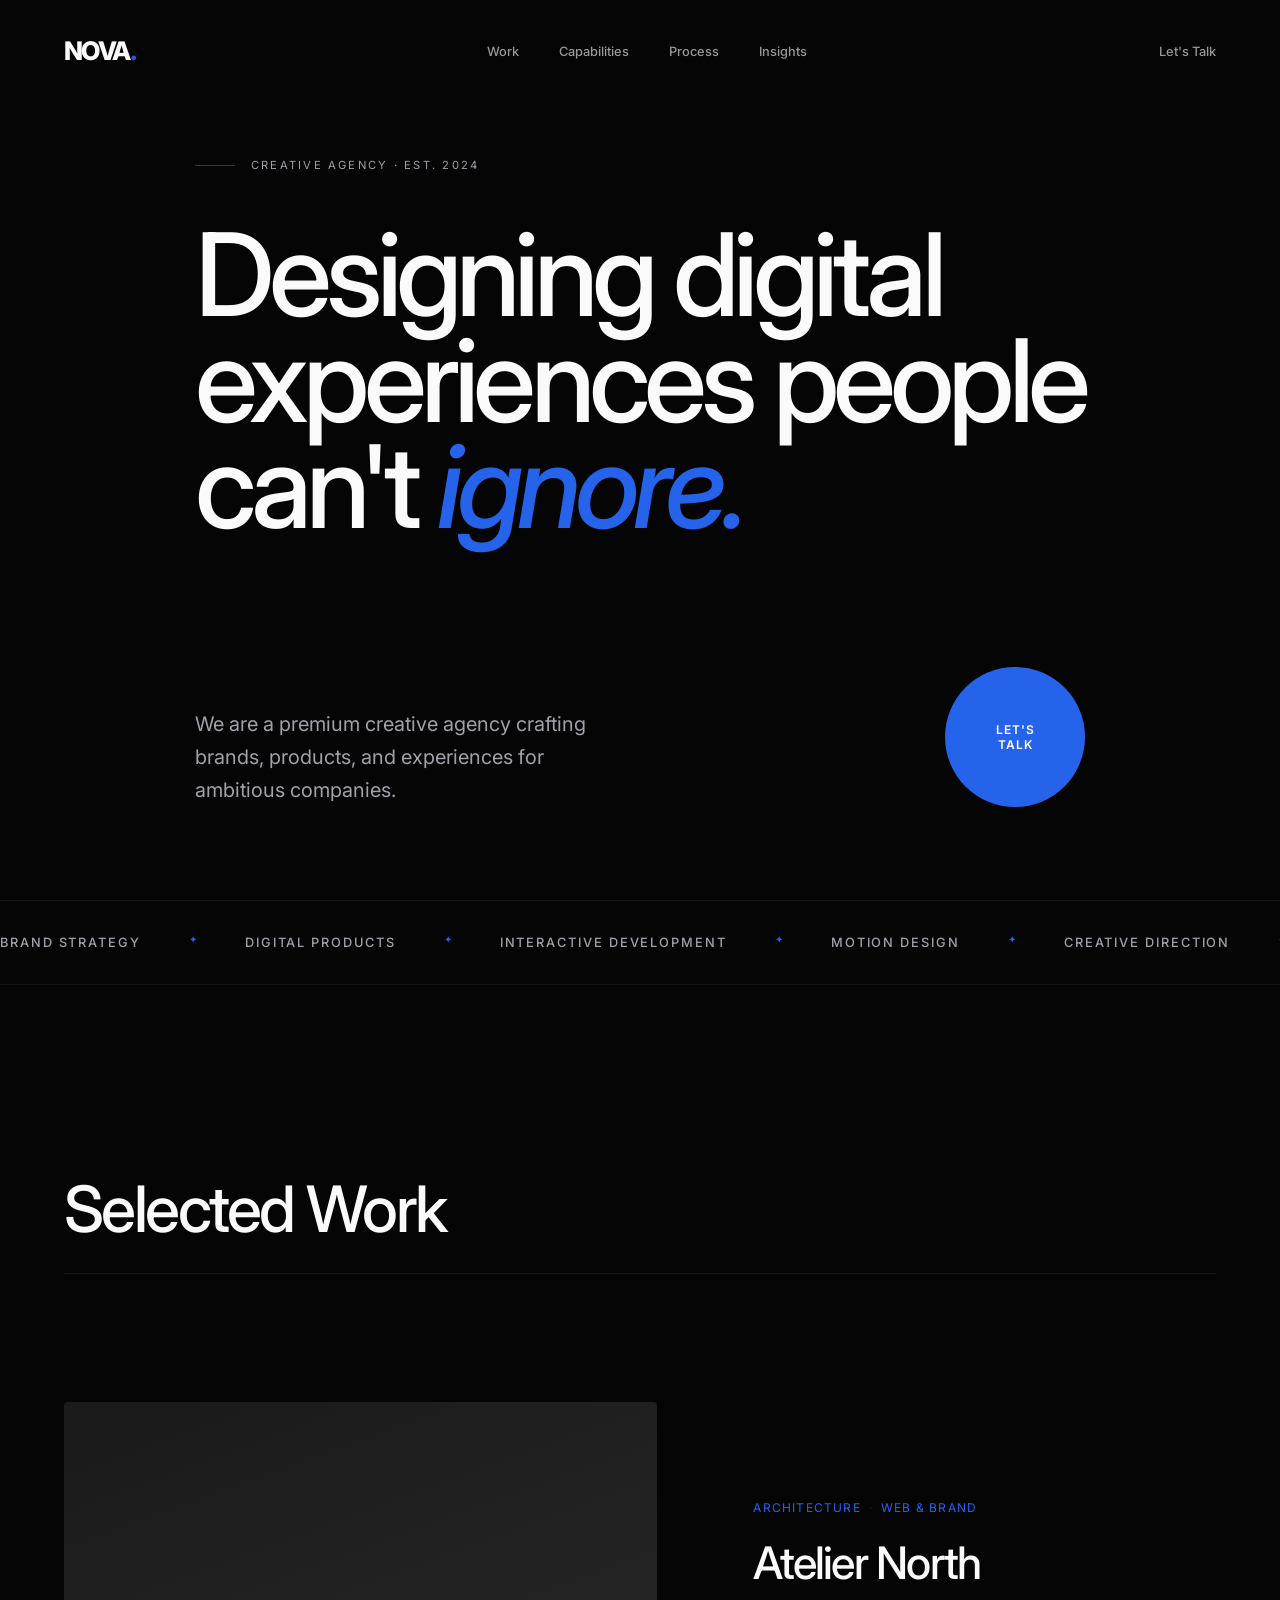
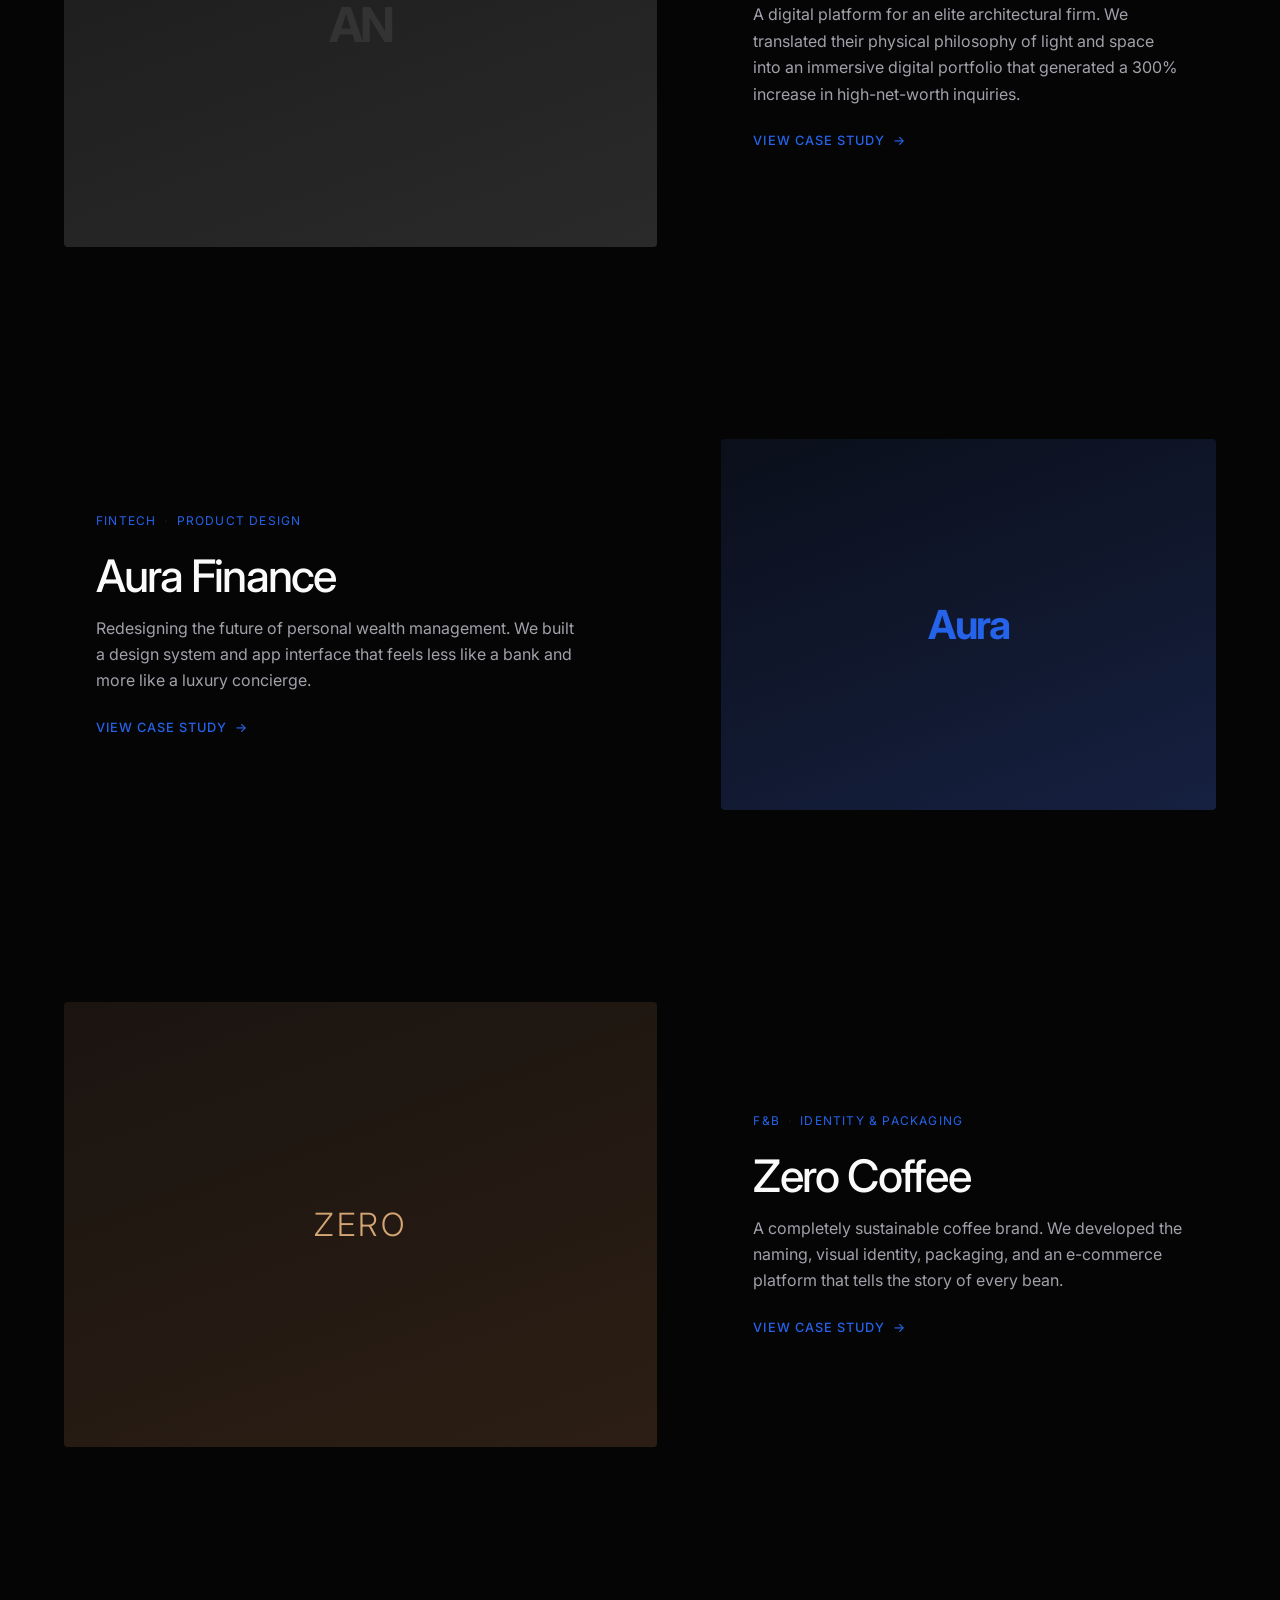
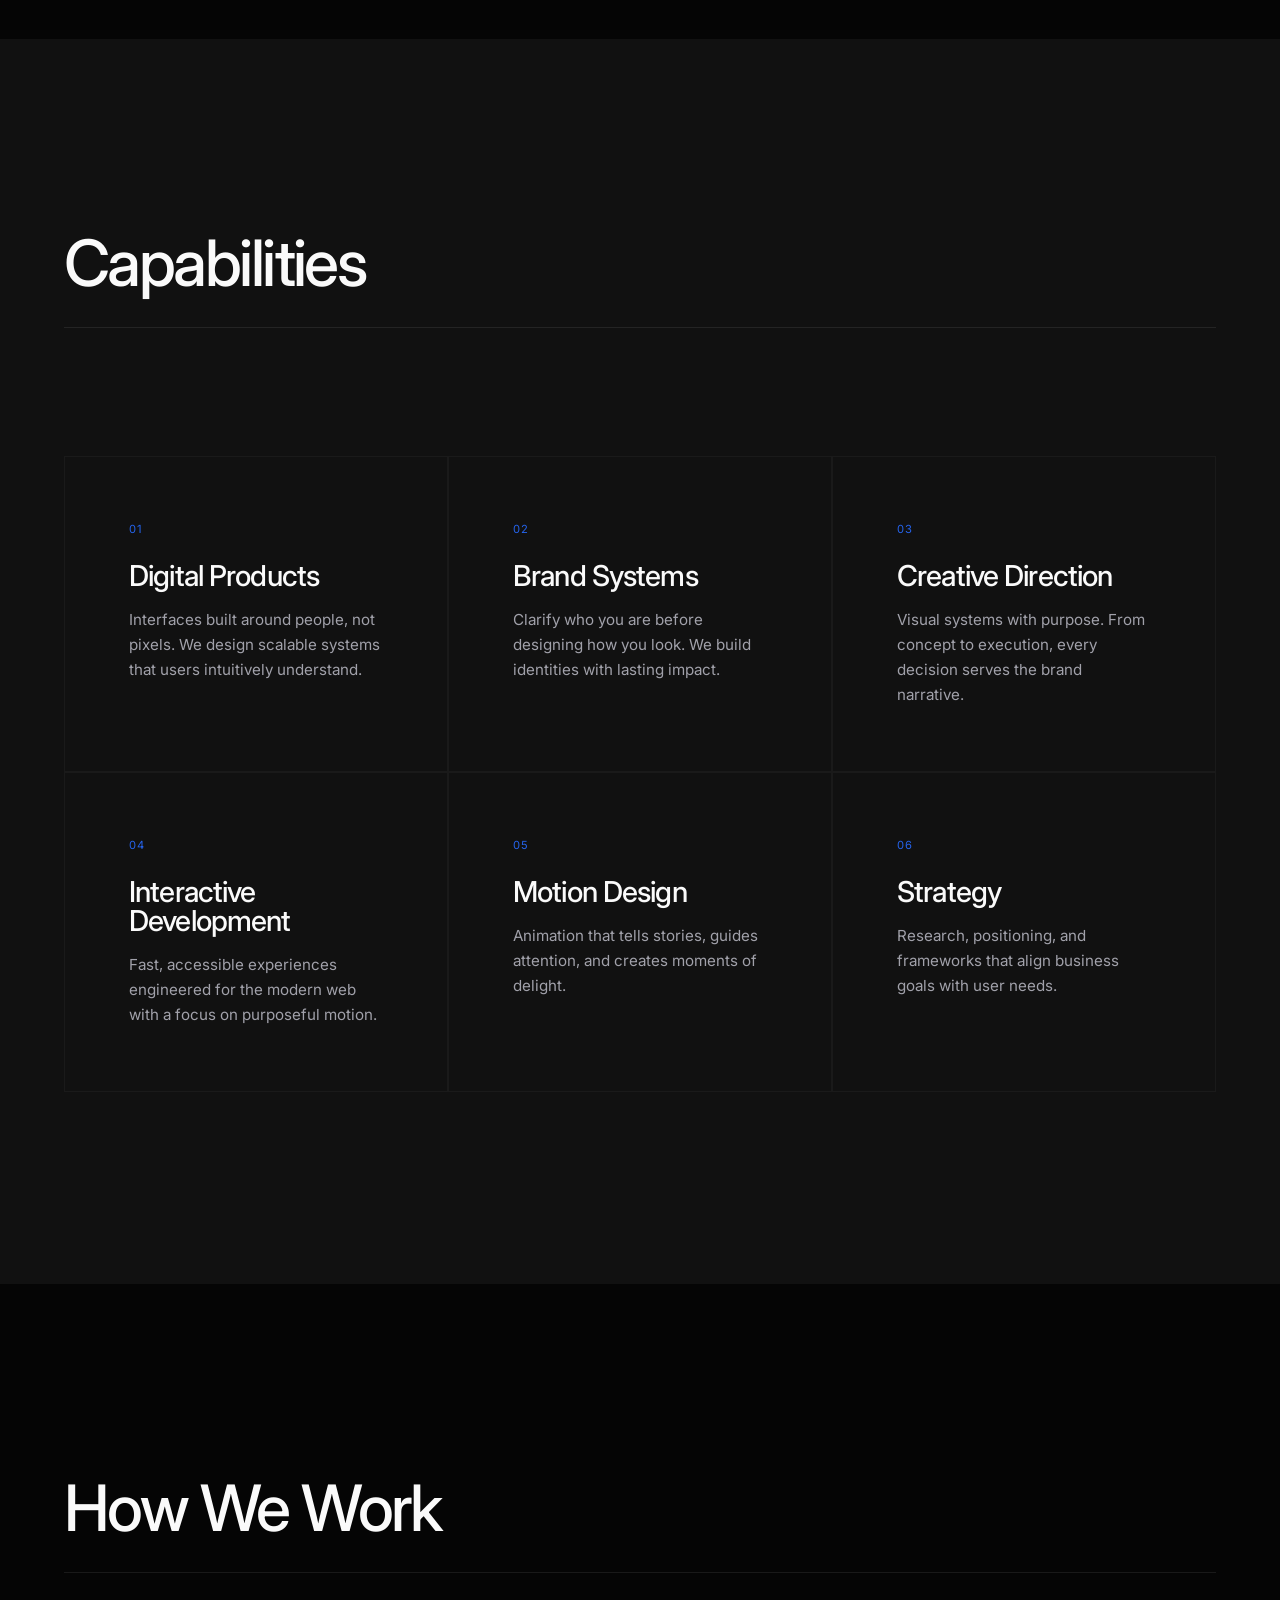
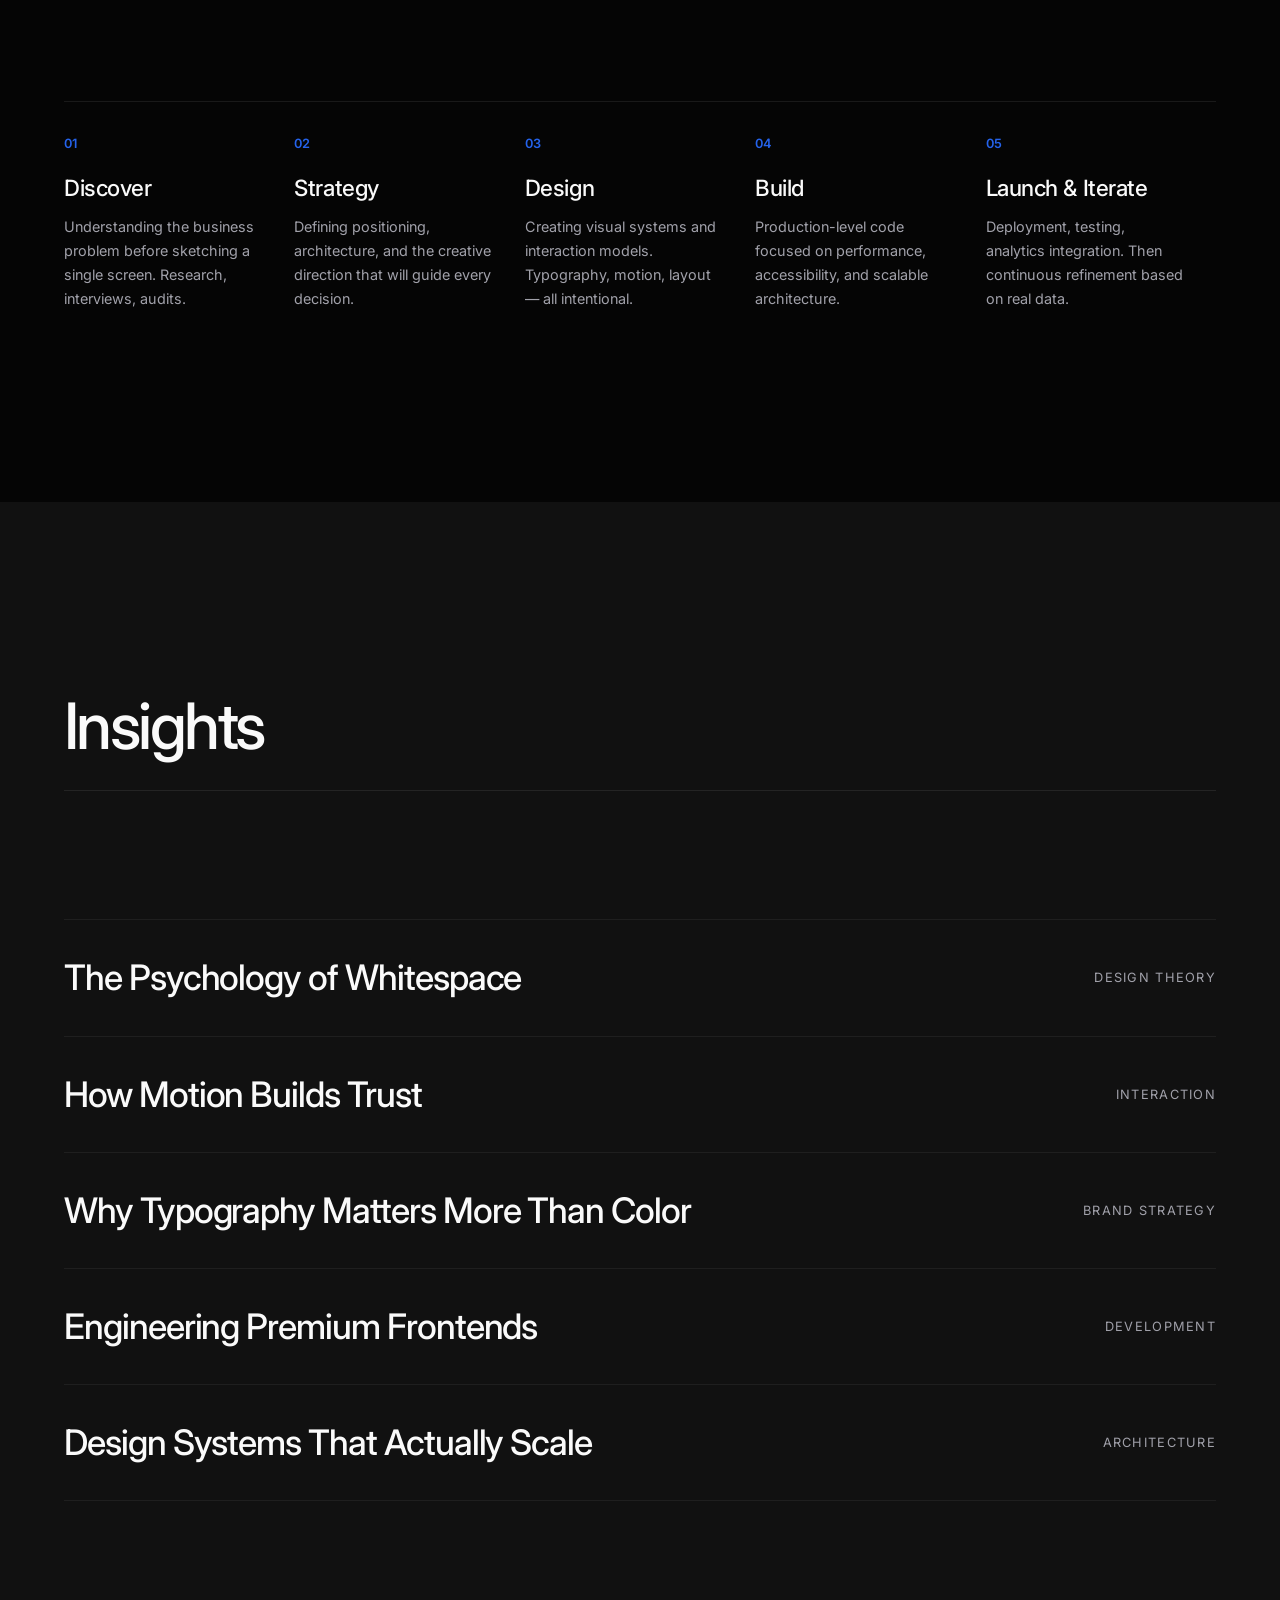
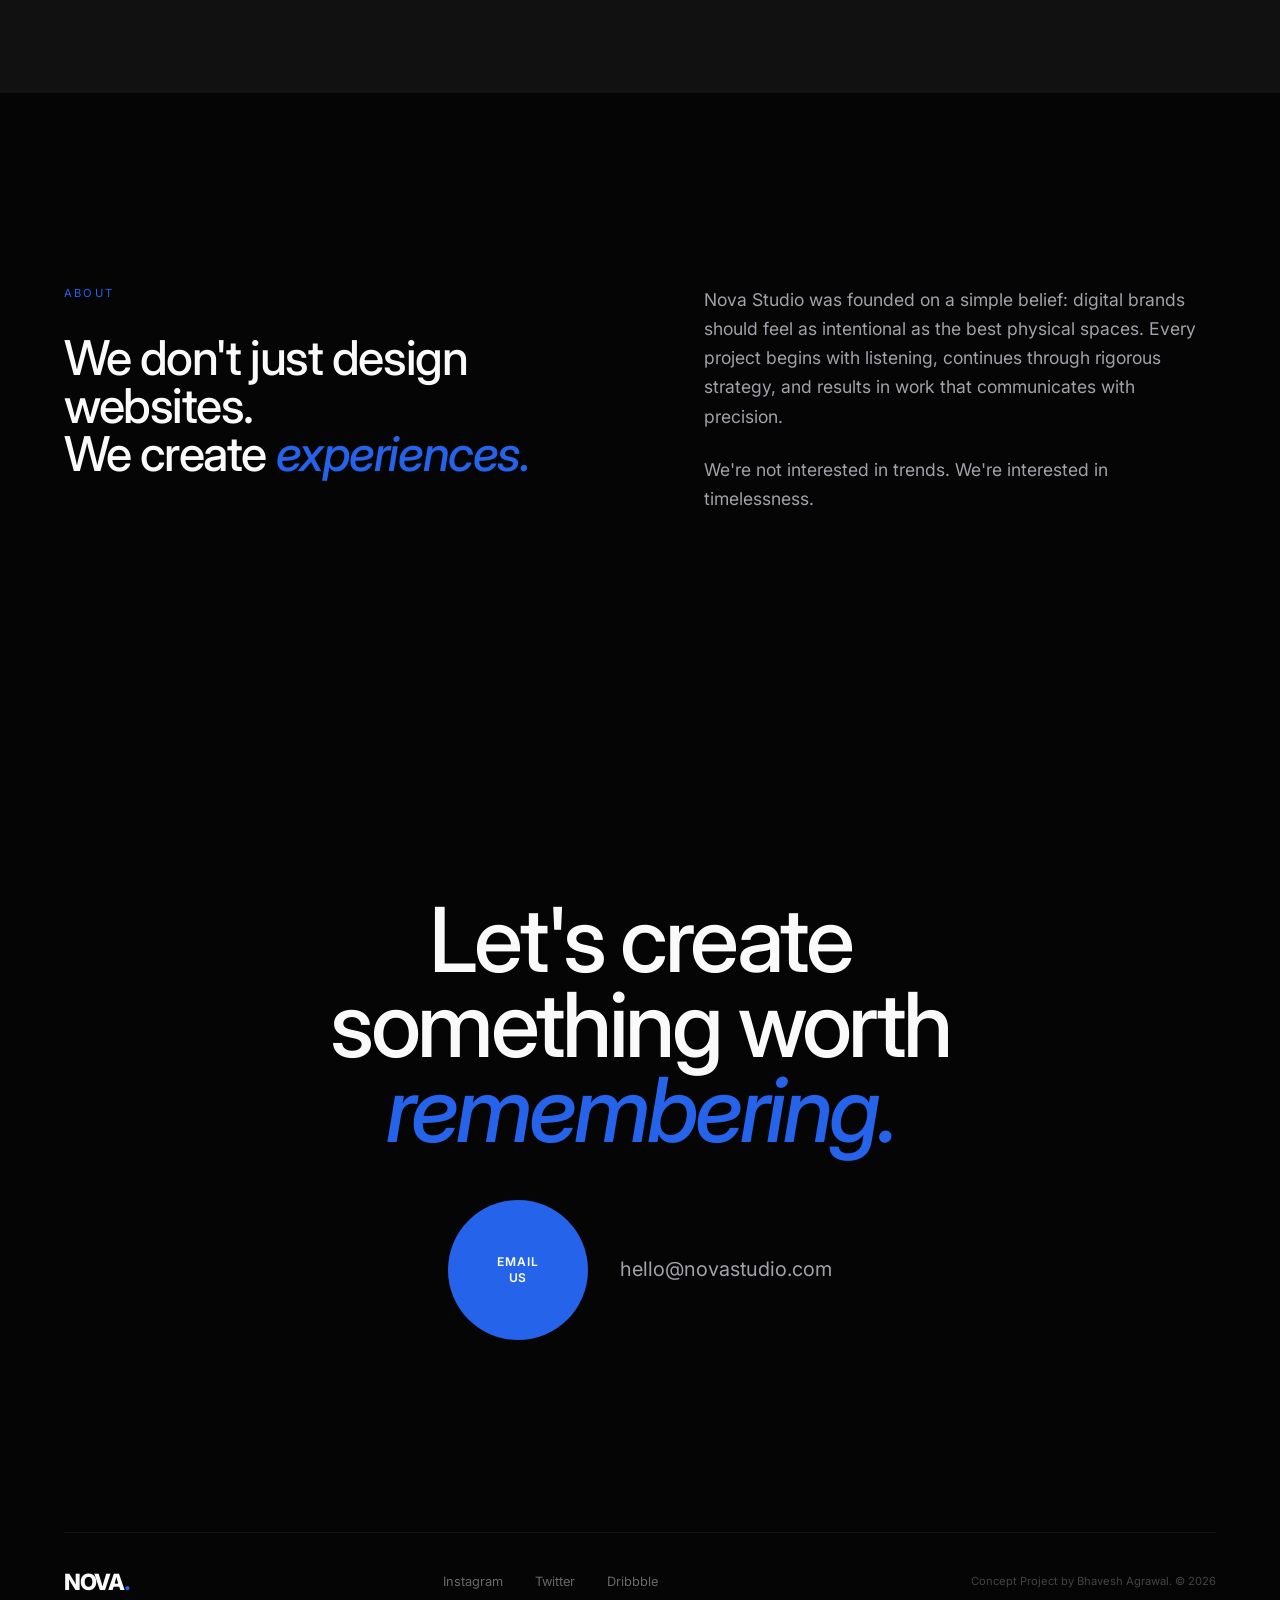
<file: projects/nova-studio/index.html>
<!DOCTYPE html>
<html lang="en">
<head>
  <meta charset="UTF-8">
  <meta name="viewport" content="width=device-width, initial-scale=1.0">
  <title>Nova Studio — Premium Creative Agency</title>
  <meta name="description" content="We design digital brands people remember. Strategy, design, and engineering for ambitious brands.">
  <meta name="author" content="Nova Studio">
  <meta property="og:title" content="Nova Studio — We Design Digital Brands People Remember">
  <meta property="og:description" content="Premium creative agency specializing in brand strategy, digital products, and interactive experiences.">
  <meta property="og:type" content="website">
  <link rel="icon" href="data:image/svg+xml,<svg xmlns='http://www.w3.org/2000/svg' viewBox='0 0 100 100'><rect width='100' height='100' rx='20' fill='%23050505'/><text x='50' y='68' font-size='50' fill='%232563EB' text-anchor='middle' font-weight='bold'>N</text></svg>">
  <link rel="stylesheet" href="/projects/nova-studio/css/variables.css">
  <link rel="stylesheet" href="/projects/nova-studio/css/base.css">
  <link rel="stylesheet" href="/projects/nova-studio/css/sections.css">
  <script src="/projects/nova-studio/js/main.js" defer></script>
</head>
<body>

  <a href="#work" class="skip-link">Skip to work</a>

  <!-- ========== NAVIGATION ========== -->
  <nav class="navbar" role="navigation" aria-label="Main navigation">
    <div class="container navbar__inner">
      <a href="#" class="navbar__logo">NOVA<span class="navbar__logo-dot">.</span></a>
      <div class="navbar__links">
        <a href="#work" class="navbar__link">Work</a>
        <a href="#capabilities" class="navbar__link">Capabilities</a>
        <a href="#process" class="navbar__link">Process</a>
        <a href="#insights" class="navbar__link">Insights</a>
      </div>
      <a href="#contact" class="navbar__cta">Let's Talk</a>
    </div>
  </nav>

  <!-- ========== HERO ========== -->
  <section class="hero">
    <div class="container">
      <div class="hero__content">
        <div class="hero__label reveal">
          <span class="hero__label-line"></span>
          <span class="hero__label-text">Creative Agency · Est. 2024</span>
        </div>
        <h1 class="hero__title reveal">
          Designing digital<br>experiences people<br>can't <em>ignore.</em>
        </h1>
        <div class="hero__bottom reveal">
          <p class="hero__subtitle">We are a premium creative agency crafting brands, products, and experiences for ambitious companies.</p>
          <a href="#contact" class="btn-circle">
            <span>Let's<br>Talk</span>
          </a>
        </div>
      </div>
    </div>
  </section>

  <!-- ========== MARQUEE ========== -->
  <div class="marquee">
    <div class="marquee__track">
      <span class="marquee__item">Brand Strategy</span>
      <span class="marquee__sep">✦</span>
      <span class="marquee__item">Digital Products</span>
      <span class="marquee__sep">✦</span>
      <span class="marquee__item">Interactive Development</span>
      <span class="marquee__sep">✦</span>
      <span class="marquee__item">Motion Design</span>
      <span class="marquee__sep">✦</span>
      <span class="marquee__item">Creative Direction</span>
      <span class="marquee__sep">✦</span>
      <span class="marquee__item">Brand Strategy</span>
      <span class="marquee__sep">✦</span>
      <span class="marquee__item">Digital Products</span>
      <span class="marquee__sep">✦</span>
      <span class="marquee__item">Interactive Development</span>
      <span class="marquee__sep">✦</span>
      <span class="marquee__item">Motion Design</span>
      <span class="marquee__sep">✦</span>
      <span class="marquee__item">Creative Direction</span>
      <span class="marquee__sep">✦</span>
    </div>
  </div>

  <!-- ========== SELECTED WORK ========== -->
  <section class="work" id="work">
    <div class="container">
      <h2 class="section-title reveal">Selected Work</h2>

      <div class="work__list">
        <!-- Project 1 -->
        <div class="project-row reveal">
          <div class="project__img-wrap">
            <div class="project__img" style="background:linear-gradient(160deg, #1a1a1a 0%, #2a2a2a 100%);display:flex;align-items:center;justify-content:center;">
              <span style="font-family:var(--font-display);font-size:3rem;font-weight:700;color:#333;letter-spacing:-0.05em;">AN</span>
            </div>
          </div>
          <div class="project__info">
            <div class="project__meta">
              <span>Architecture</span>
              <span class="project__meta-sep">·</span>
              <span>Web & Brand</span>
            </div>
            <h3 class="project__title">Atelier North</h3>
            <p>A digital platform for an elite architectural firm. We translated their physical philosophy of light and space into an immersive digital portfolio that generated a 300% increase in high-net-worth inquiries.</p>
            <a href="#" class="btn-text">View Case Study <span class="arrow">→</span></a>
          </div>
        </div>

        <!-- Project 2 -->
        <div class="project-row reveal">
          <div class="project__img-wrap">
            <div class="project__img" style="background:linear-gradient(160deg, #0a0f1a 0%, #162040 100%);display:flex;align-items:center;justify-content:center;">
              <span style="font-family:var(--font-display);font-size:2.5rem;font-weight:700;color:#2563eb;letter-spacing:-0.05em;">Aura</span>
            </div>
          </div>
          <div class="project__info">
            <div class="project__meta">
              <span>Fintech</span>
              <span class="project__meta-sep">·</span>
              <span>Product Design</span>
            </div>
            <h3 class="project__title">Aura Finance</h3>
            <p>Redesigning the future of personal wealth management. We built a design system and app interface that feels less like a bank and more like a luxury concierge.</p>
            <a href="#" class="btn-text">View Case Study <span class="arrow">→</span></a>
          </div>
        </div>

        <!-- Project 3 -->
        <div class="project-row reveal">
          <div class="project__img-wrap">
            <div class="project__img" style="background:linear-gradient(160deg, #1a1410 0%, #2c1e14 100%);display:flex;align-items:center;justify-content:center;">
              <span style="font-family:var(--font-display);font-size:2rem;font-weight:300;color:#d4a574;letter-spacing:0.1em;">ZERO</span>
            </div>
          </div>
          <div class="project__info">
            <div class="project__meta">
              <span>F&B</span>
              <span class="project__meta-sep">·</span>
              <span>Identity & Packaging</span>
            </div>
            <h3 class="project__title">Zero Coffee</h3>
            <p>A completely sustainable coffee brand. We developed the naming, visual identity, packaging, and an e-commerce platform that tells the story of every bean.</p>
            <a href="#" class="btn-text">View Case Study <span class="arrow">→</span></a>
          </div>
        </div>
      </div>
    </div>
  </section>

  <!-- ========== CAPABILITIES ========== -->
  <section class="capabilities" id="capabilities">
    <div class="container">
      <h2 class="section-title reveal">Capabilities</h2>
      <div class="cap__grid stagger-children">
        <div class="cap__item">
          <span class="cap__number">01</span>
          <h3 class="cap__item-title">Digital Products</h3>
          <p>Interfaces built around people, not pixels. We design scalable systems that users intuitively understand.</p>
        </div>
        <div class="cap__item">
          <span class="cap__number">02</span>
          <h3 class="cap__item-title">Brand Systems</h3>
          <p>Clarify who you are before designing how you look. We build identities with lasting impact.</p>
        </div>
        <div class="cap__item">
          <span class="cap__number">03</span>
          <h3 class="cap__item-title">Creative Direction</h3>
          <p>Visual systems with purpose. From concept to execution, every decision serves the brand narrative.</p>
        </div>
        <div class="cap__item">
          <span class="cap__number">04</span>
          <h3 class="cap__item-title">Interactive Development</h3>
          <p>Fast, accessible experiences engineered for the modern web with a focus on purposeful motion.</p>
        </div>
        <div class="cap__item">
          <span class="cap__number">05</span>
          <h3 class="cap__item-title">Motion Design</h3>
          <p>Animation that tells stories, guides attention, and creates moments of delight.</p>
        </div>
        <div class="cap__item">
          <span class="cap__number">06</span>
          <h3 class="cap__item-title">Strategy</h3>
          <p>Research, positioning, and frameworks that align business goals with user needs.</p>
        </div>
      </div>
    </div>
  </section>

  <!-- ========== PROCESS ========== -->
  <section class="process" id="process">
    <div class="container">
      <h2 class="section-title reveal">How We Work</h2>
      <div class="timeline stagger-children">
        <div class="timeline__step">
          <span class="timeline__num">01</span>
          <h3 class="timeline__title">Discover</h3>
          <p>Understanding the business problem before sketching a single screen. Research, interviews, audits.</p>
        </div>
        <div class="timeline__step">
          <span class="timeline__num">02</span>
          <h3 class="timeline__title">Strategy</h3>
          <p>Defining positioning, architecture, and the creative direction that will guide every decision.</p>
        </div>
        <div class="timeline__step">
          <span class="timeline__num">03</span>
          <h3 class="timeline__title">Design</h3>
          <p>Creating visual systems and interaction models. Typography, motion, layout — all intentional.</p>
        </div>
        <div class="timeline__step">
          <span class="timeline__num">04</span>
          <h3 class="timeline__title">Build</h3>
          <p>Production-level code focused on performance, accessibility, and scalable architecture.</p>
        </div>
        <div class="timeline__step">
          <span class="timeline__num">05</span>
          <h3 class="timeline__title">Launch & Iterate</h3>
          <p>Deployment, testing, analytics integration. Then continuous refinement based on real data.</p>
        </div>
      </div>
    </div>
  </section>

  <!-- ========== INSIGHTS ========== -->
  <section class="insights" id="insights">
    <div class="container">
      <h2 class="section-title reveal">Insights</h2>
      <div class="insights__list stagger-children">
        <div class="insight-row">
          <h3 class="insight-row__title">The Psychology of Whitespace</h3>
          <span class="insight-row__meta">Design Theory</span>
        </div>
        <div class="insight-row">
          <h3 class="insight-row__title">How Motion Builds Trust</h3>
          <span class="insight-row__meta">Interaction</span>
        </div>
        <div class="insight-row">
          <h3 class="insight-row__title">Why Typography Matters More Than Color</h3>
          <span class="insight-row__meta">Brand Strategy</span>
        </div>
        <div class="insight-row">
          <h3 class="insight-row__title">Engineering Premium Frontends</h3>
          <span class="insight-row__meta">Development</span>
        </div>
        <div class="insight-row">
          <h3 class="insight-row__title">Design Systems That Actually Scale</h3>
          <span class="insight-row__meta">Architecture</span>
        </div>
      </div>
    </div>
  </section>

  <!-- ========== ABOUT ========== -->
  <section class="about">
    <div class="container about__inner">
      <div class="reveal">
        <span class="about__label">About</span>
        <h2 class="about__title">We don't just design websites.<br>We create <em>experiences.</em></h2>
      </div>
      <div class="about__text reveal">
        <p>Nova Studio was founded on a simple belief: digital brands should feel as intentional as the best physical spaces. Every project begins with listening, continues through rigorous strategy, and results in work that communicates with precision.</p>
        <p style="margin-top:1.5rem;">We're not interested in trends. We're interested in timelessness.</p>
      </div>
    </div>
  </section>

  <!-- ========== FOOTER / CONTACT ========== -->
  <footer class="footer" id="contact">
    <div class="container">
      <div class="footer__cta reveal">
        <h2 class="footer__title">Let's create<br>something worth<br><em>remembering.</em></h2>
        <div class="footer__cta-row">
          <a href="mailto:hello@novastudio.com" class="btn-circle"><span>Email<br>Us</span></a>
          <p class="footer__email">hello@novastudio.com</p>
        </div>
      </div>
      <div class="footer__bottom reveal">
        <span class="footer__logo">NOVA<span style="color:var(--color-accent);">.</span></span>
        <div class="footer__links">
          <a href="#">Instagram</a>
          <a href="#">Twitter</a>
          <a href="#">Dribbble</a>
        </div>
        <span class="footer__copy">Concept Project by Bhavesh Agrawal. © 2026</span>
      </div>
    </div>
  </footer>

</body>
</html>
</file>
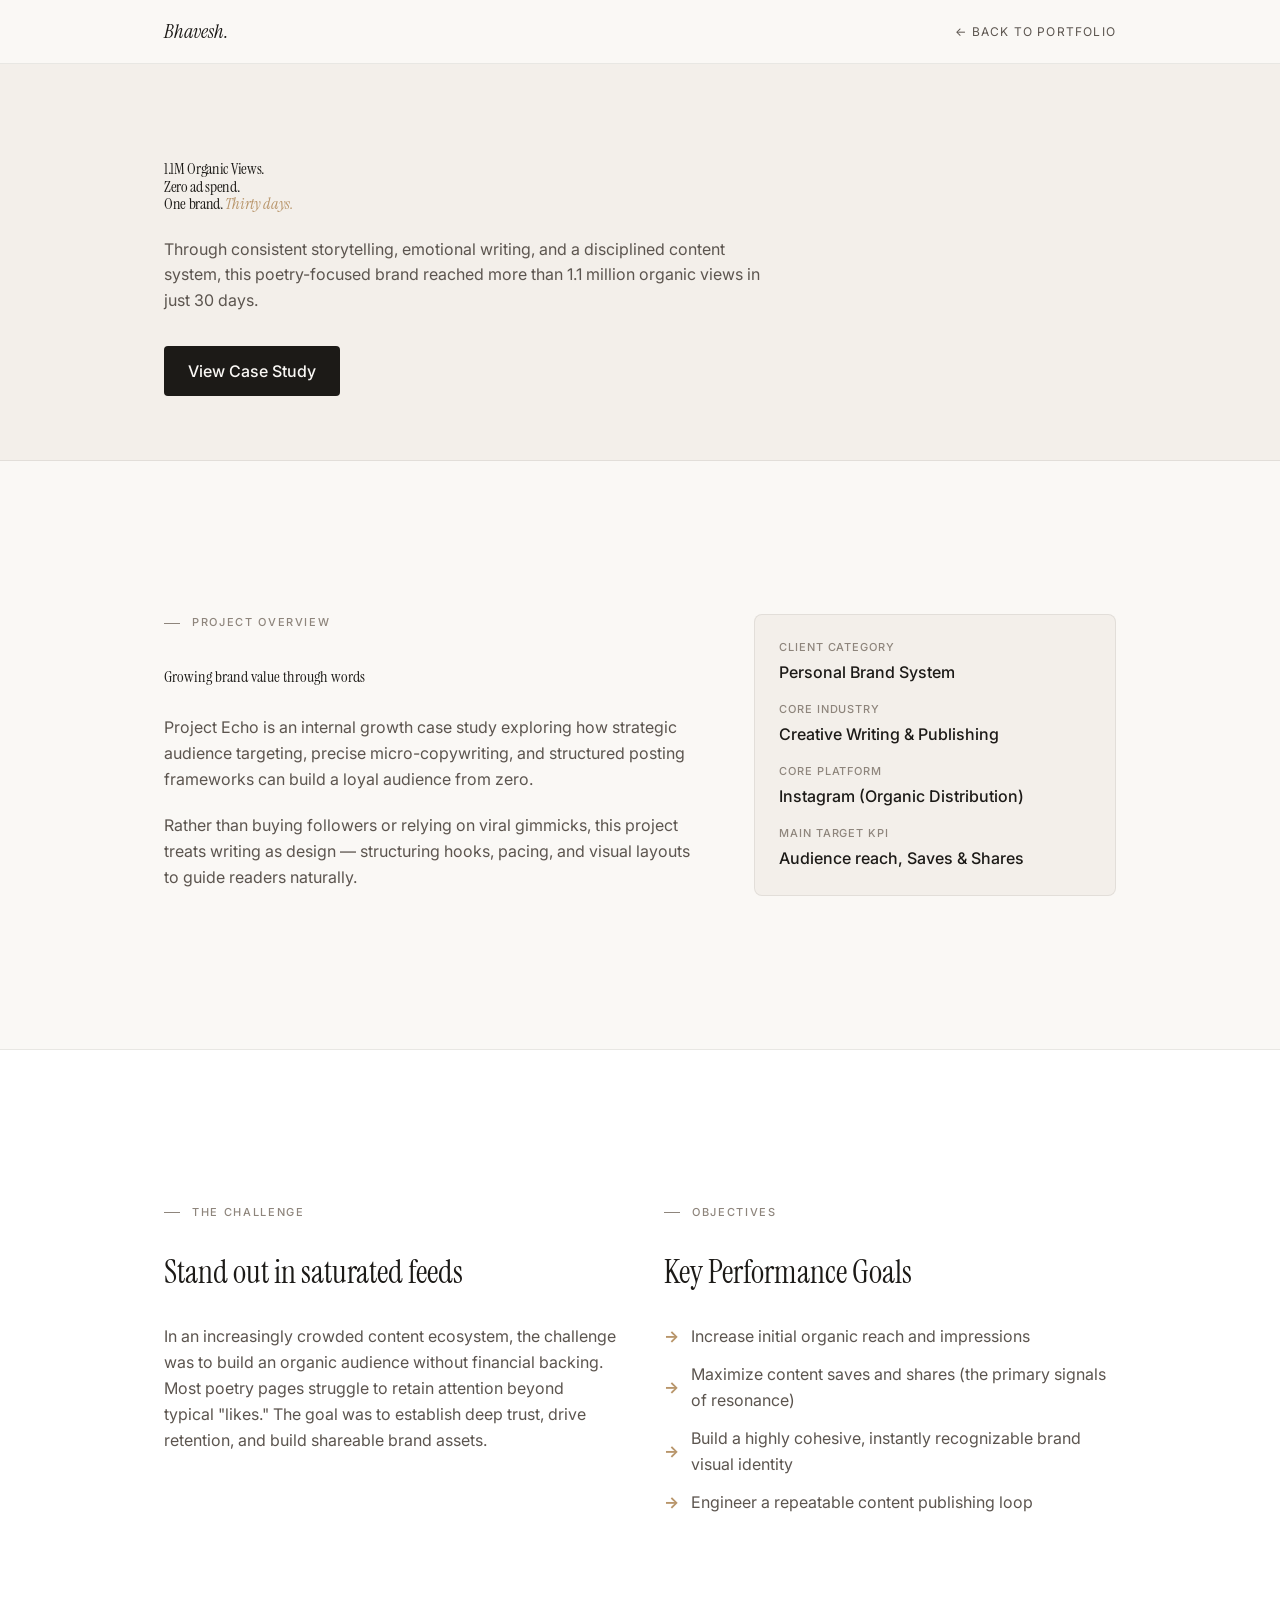
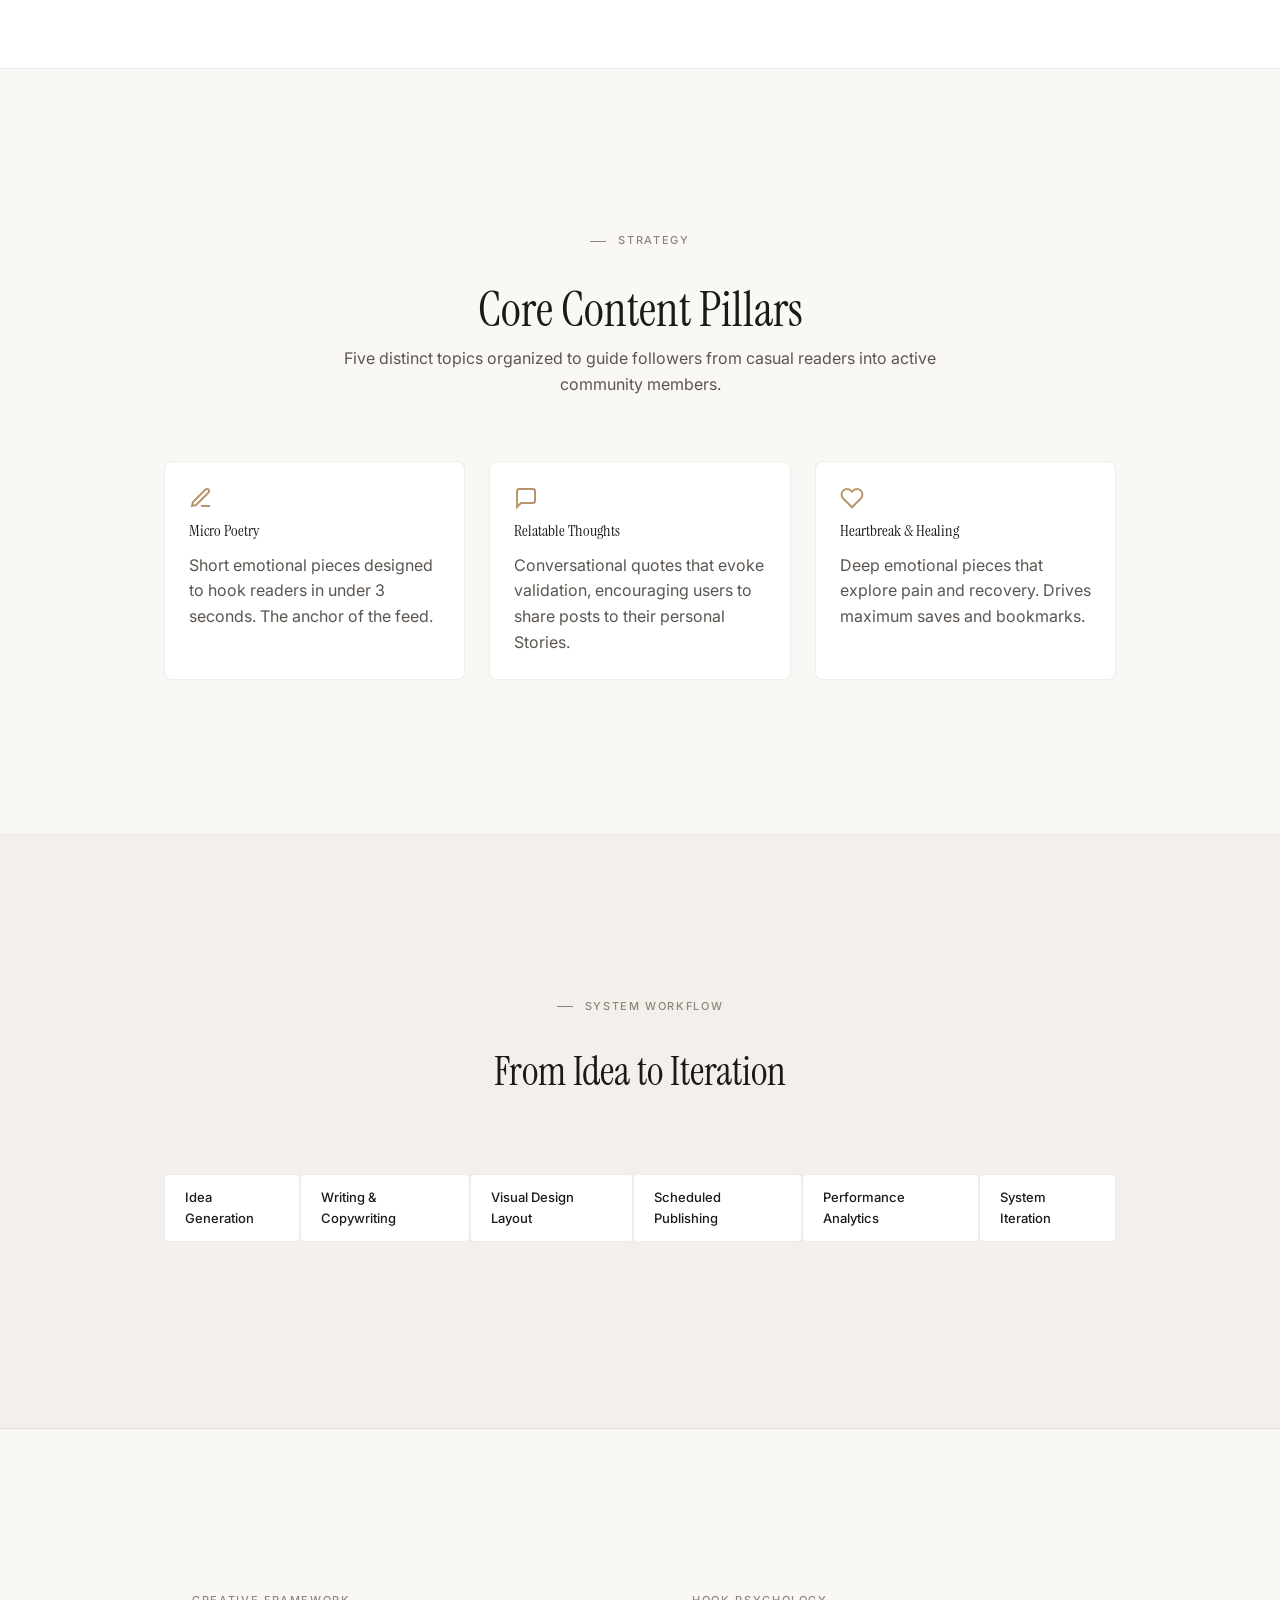
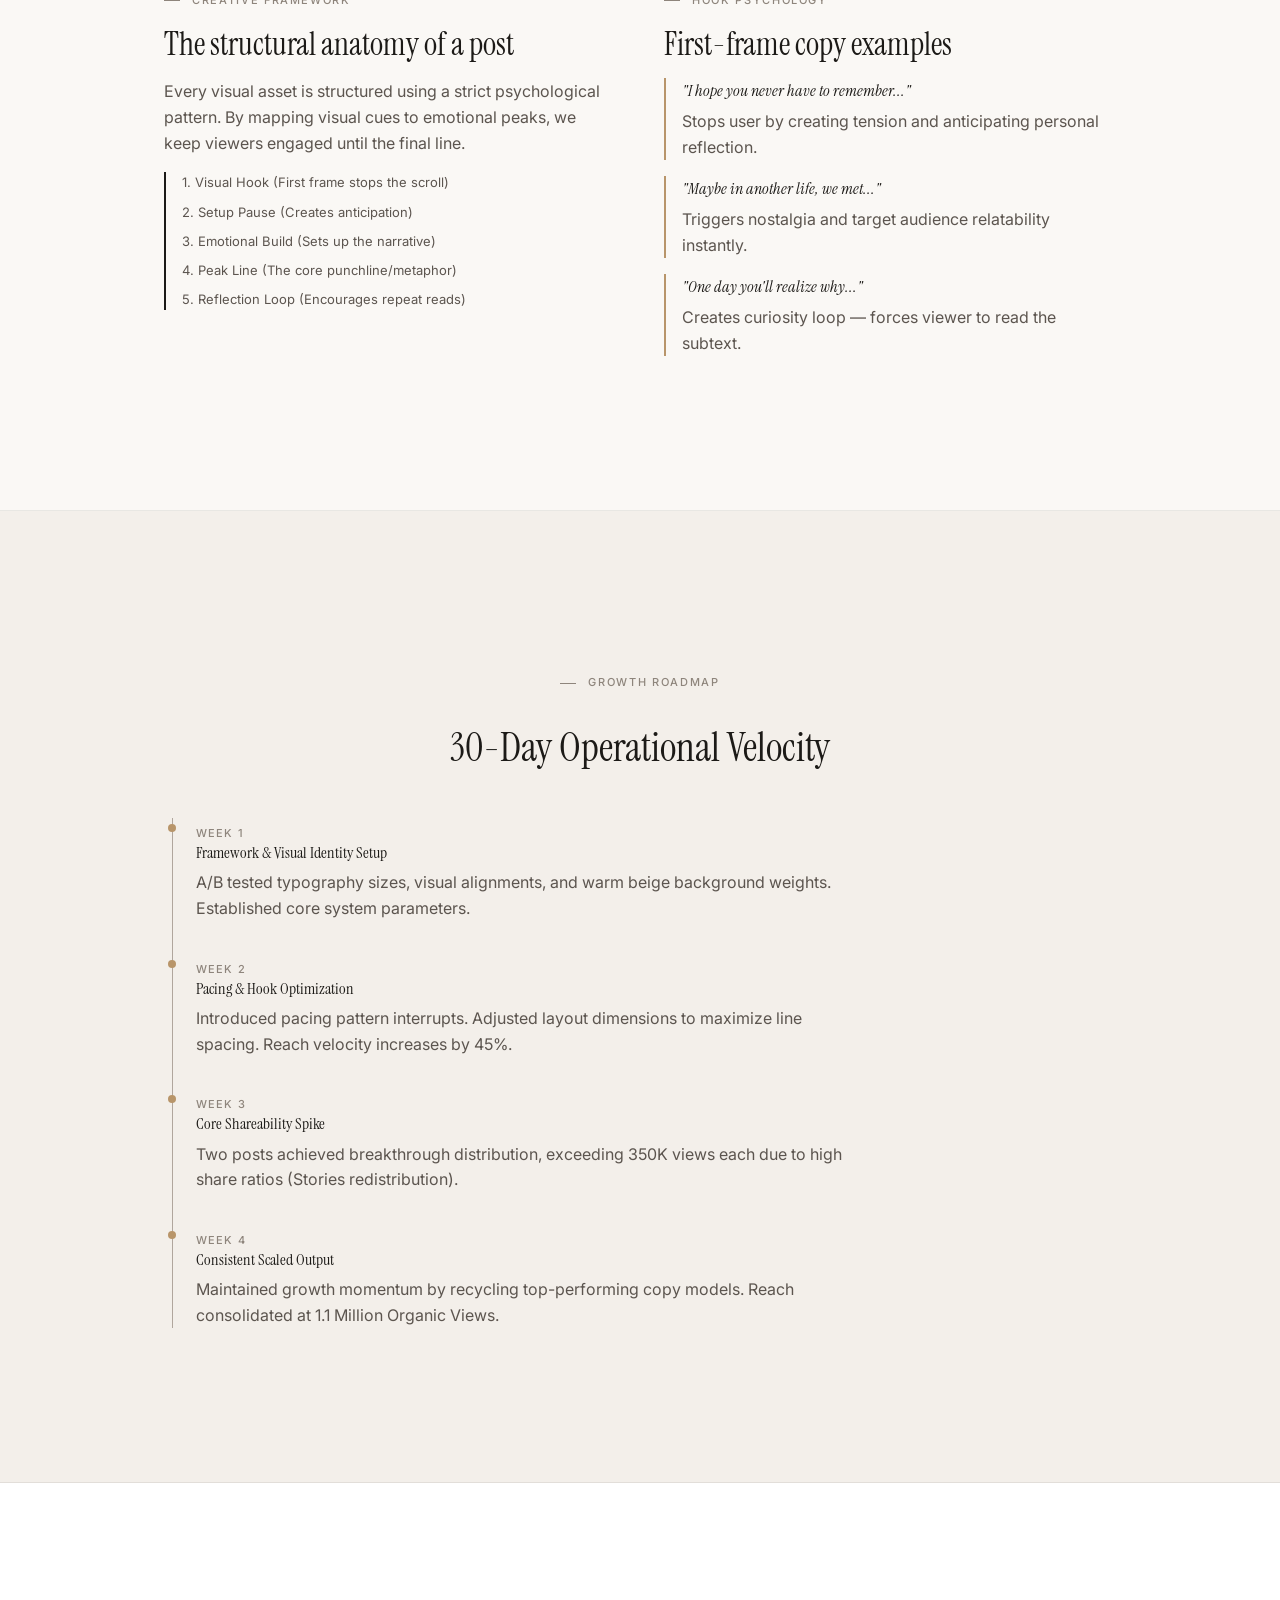
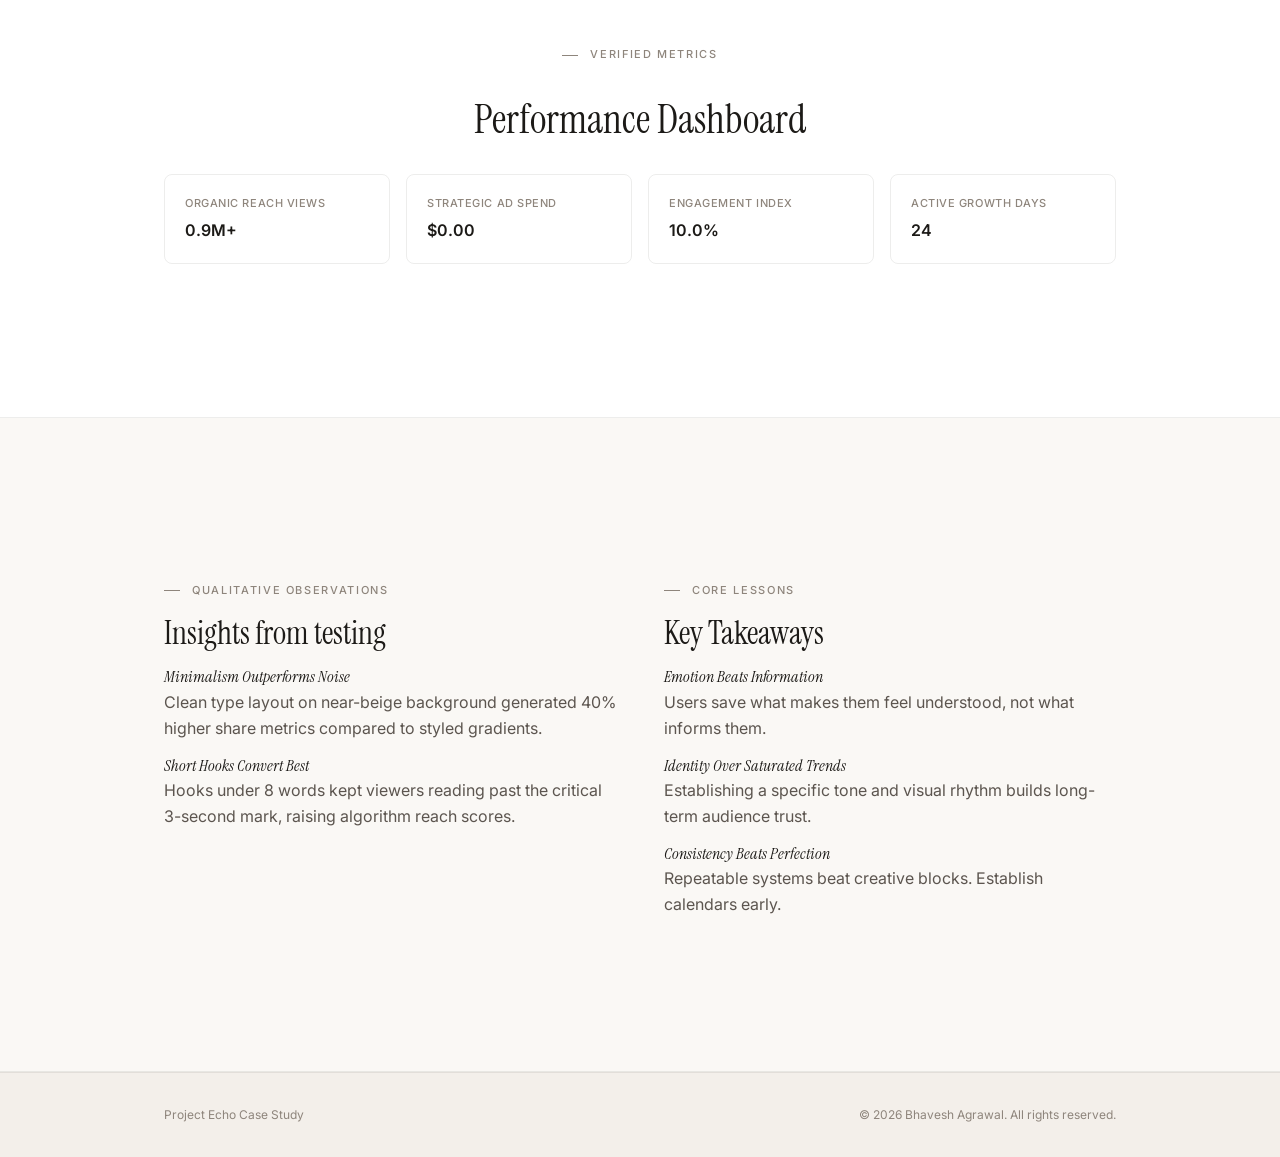
<file: projects/project-echo/index.html>
<!DOCTYPE html>
<html lang="en">
<head>
  <meta charset="UTF-8">
  <meta name="viewport" content="width=device-width, initial-scale=1.0">
  <title>Project Echo — 1.1M+ Views Organic Growth Case Study</title>
  <meta name="description" content="Case study on building a poetry brand to 1.1 million organic views in 30 days on Instagram through strategic storytelling, copywriting, and analytics iteration.">
  <meta name="author" content="Bhavesh Agrawal">
  <meta property="og:title" content="Project Echo — 1.1M+ Views Organic Growth Case Study">
  <meta property="og:description" content="Growing a poetry brand from zero to over 1.1 million views in 30 days without advertising.">
  <meta property="og:type" content="website">
  <link rel="icon" href="data:image/svg+xml,<svg xmlns='http://www.w3.org/2000/svg' viewBox='0 0 100 100'><text y='.9em' font-size='90' fill='%23B8956A'>E</text></svg>">
  <link rel="stylesheet" href="/projects/project-echo/css/tokens.css">
  <link rel="stylesheet" href="/projects/project-echo/css/base.css">
  <link rel="stylesheet" href="/projects/project-echo/css/sections.css">
  <script src="/projects/project-echo/js/main.js" defer></script>
</head>
<body>

  <!-- Accessibility Skip Link -->
  <a href="#main-case-study" class="skip-link">Skip to case study content</a>

  <!-- ========== HEADER NAV ========== -->
  <nav class="pe-nav" role="navigation" aria-label="Main navigation">
    <div class="container pe-nav__inner">
      <a href="/" class="pe-nav__logo">Bhavesh.</a>
      <a href="/#work" class="pe-nav__back">← Back to Portfolio</a>
    </div>
  </nav>

  <main id="main-case-study">

    <!-- ========== HERO SECTION ========== -->
    <header class="pe-hero">
      <div class="container">
        <h1 class="pe-hero__title">
          1.1M Organic Views.<br>Zero ad spend.<br>One brand. <em>Thirty days.</em>
        </h1>
        <p class="pe-hero__sub">
          Through consistent storytelling, emotional writing, and a disciplined content system, this poetry-focused brand reached more than 1.1 million organic views in just 30 days.
        </p>
        <a href="#overview" class="btn btn--primary">View Case Study</a>
      </div>
    </header>

    <!-- ========== OVERVIEW SECTION ========== -->
    <section class="pe-overview" id="overview">
      <div class="container pe-overview__grid">
        <div class="pe-overview__left reveal">
          <span class="label">Project Overview</span>
          <h2 class="pe-overview__title">Growing brand value through words</h2>
          <p>
            Project Echo is an internal growth case study exploring how strategic audience targeting, precise micro-copywriting, and structured posting frameworks can build a loyal audience from zero.
          </p>
          <p>
            Rather than buying followers or relying on viral gimmicks, this project treats writing as design — structuring hooks, pacing, and visual layouts to guide readers naturally.
          </p>
        </div>

        <div class="pe-overview__right reveal" style="transition-delay: 100ms;">
          <div class="pe-overview__meta-list">
            <div class="pe-overview__meta-item">
              <span class="pe-overview__meta-label">Client Category</span>
              <span class="pe-overview__meta-val">Personal Brand System</span>
            </div>
            <div class="pe-overview__meta-item">
              <span class="pe-overview__meta-label">Core Industry</span>
              <span class="pe-overview__meta-val">Creative Writing & Publishing</span>
            </div>
            <div class="pe-overview__meta-item">
              <span class="pe-overview__meta-label">Core Platform</span>
              <span class="pe-overview__meta-val">Instagram (Organic Distribution)</span>
            </div>
            <div class="pe-overview__meta-item">
              <span class="pe-overview__meta-label">Main Target KPI</span>
              <span class="pe-overview__meta-val">Audience reach, Saves & Shares</span>
            </div>
          </div>
        </div>
      </div>
    </section>

    <!-- ========== CHALLENGE & OBJECTIVES ========== -->
    <section class="pe-objectives">
      <div class="container pe-objectives__grid">
        <div class="pe-objectives__col reveal">
          <span class="label">The Challenge</span>
          <h2 style="font-size:2rem; margin-bottom:var(--pe-4);">Stand out in saturated feeds</h2>
          <p>
            In an increasingly crowded content ecosystem, the challenge was to build an organic audience without financial backing. Most poetry pages struggle to retain attention beyond typical "likes." The goal was to establish deep trust, drive retention, and build shareable brand assets.
          </p>
        </div>

        <div class="pe-objectives__col reveal" style="transition-delay: 100ms;">
          <span class="label">Objectives</span>
          <h2 style="font-size:2rem; margin-bottom:var(--pe-4);">Key Performance Goals</h2>
          <div class="pe-objectives__list">
            <div class="pe-objectives__item">Increase initial organic reach and impressions</div>
            <div class="pe-objectives__item">Maximize content saves and shares (the primary signals of resonance)</div>
            <div class="pe-objectives__item">Build a highly cohesive, instantly recognizable brand visual identity</div>
            <div class="pe-objectives__item">Engineer a repeatable content publishing loop</div>
          </div>
        </div>
      </div>
    </section>

    <!-- ========== CONTENT PILLARS STRATEGY ========== -->
    <section class="pe-strategy">
      <div class="container">
        <div class="pe-strategy__header reveal">
          <span class="label" style="justify-content:center;">Strategy</span>
          <h2 style="font-size:3rem; margin-top:var(--pe-4);">Core Content Pillars</h2>
          <p style="margin:var(--pe-2) auto 0; text-align:center;">Five distinct topics organized to guide followers from casual readers into active community members.</p>
        </div>

        <div class="pe-strategy__grid">
          <div class="pe-pillar-card reveal">
            <svg class="pe-pillar-card__icon" fill="none" stroke="currentColor" stroke-width="2" viewBox="0 0 24 24"><path d="M12 20h9"/><path d="M16.5 3.5a2.121 2.121 0 0 1 3 3L7 19l-4 1 1-4L16.5 3.5z"/></svg>
            <h3 class="pe-pillar-card__title">Micro Poetry</h3>
            <p class="pe-pillar-card__desc">Short emotional pieces designed to hook readers in under 3 seconds. The anchor of the feed.</p>
          </div>

          <div class="pe-pillar-card reveal" style="transition-delay: 100ms;">
            <svg class="pe-pillar-card__icon" fill="none" stroke="currentColor" stroke-width="2" viewBox="0 0 24 24"><path d="M21 15a2 2 0 0 1-2 2H7l-4 4V5a2 2 0 0 1 2-2h14a2 2 0 0 1 2 2z"/></svg>
            <h3 class="pe-pillar-card__title">Relatable Thoughts</h3>
            <p class="pe-pillar-card__desc">Conversational quotes that evoke validation, encouraging users to share posts to their personal Stories.</p>
          </div>

          <div class="pe-pillar-card reveal" style="transition-delay: 200ms;">
            <svg class="pe-pillar-card__icon" fill="none" stroke="currentColor" stroke-width="2" viewBox="0 0 24 24"><path d="M20.84 4.61a5.5 5.5 0 0 0-7.78 0L12 5.67l-1.06-1.06a5.5 5.5 0 0 0-7.78 7.78l1.06 1.06L12 21.23l7.78-7.78 1.06-1.06a5.5 5.5 0 0 0 0-7.78z"/></svg>
            <h3 class="pe-pillar-card__title">Heartbreak & Healing</h3>
            <p class="pe-pillar-card__desc">Deep emotional pieces that explore pain and recovery. Drives maximum saves and bookmarks.</p>
          </div>
        </div>
      </div>
    </section>

    <!-- ========== SYSTEM WORKFLOW DIAGRAM ========== -->
    <section class="pe-workflow">
      <div class="container">
        <div style="text-align:center; margin-bottom:var(--pe-12);" class="reveal">
          <span class="label" style="justify-content:center;">System Workflow</span>
          <h2 style="font-size:2.5rem; margin-top:var(--pe-4);">From Idea to Iteration</h2>
        </div>

        <div class="pe-workflow__canvas reveal">
          <div class="pe-workflow__node">Idea Generation</div>
          <div class="pe-workflow__node">Writing & Copywriting</div>
          <div class="pe-workflow__node">Visual Design Layout</div>
          <div class="pe-workflow__node">Scheduled Publishing</div>
          <div class="pe-workflow__node">Performance Analytics</div>
          <div class="pe-workflow__node">System Iteration</div>
        </div>
      </div>
    </section>

    <!-- ========== CREATIVE FRAMEWORK & HOOKS ========== -->
    <section class="pe-framework">
      <div class="container pe-framework__grid">
        <div class="pe-framework__col reveal">
          <span class="label">Creative Framework</span>
          <h2 style="font-size:2rem; margin-bottom:var(--pe-4);">The structural anatomy of a post</h2>
          <p style="margin-bottom:var(--pe-4);">
            Every visual asset is structured using a strict psychological pattern. By mapping visual cues to emotional peaks, we keep viewers engaged until the final line.
          </p>
          <div style="border-left:2px solid var(--pe-text-primary); padding-left:var(--pe-4); display:flex; flex-direction:column; gap:var(--pe-2); font-size:13px; color:var(--pe-text-secondary);">
            <span>1. Visual Hook (First frame stops the scroll)</span>
            <span>2. Setup Pause (Creates anticipation)</span>
            <span>3. Emotional Build (Sets up the narrative)</span>
            <span>4. Peak Line (The core punchline/metaphor)</span>
            <span>5. Reflection Loop (Encourages repeat reads)</span>
          </div>
        </div>

        <div class="pe-framework__col reveal" style="transition-delay: 100ms;">
          <span class="label">Hook Psychology</span>
          <h2 style="font-size:2rem; margin-bottom:var(--pe-4);">First-frame copy examples</h2>
          
          <div class="pe-hook-list">
            <div class="pe-hook-item">
              <p class="pe-hook-item__quote">"I hope you never have to remember..."</p>
              <span class="pe-hook-item__desc">Stops user by creating tension and anticipating personal reflection.</span>
            </div>
            <div class="pe-hook-item">
              <p class="pe-hook-item__quote">"Maybe in another life, we met..."</p>
              <span class="pe-hook-item__desc">Triggers nostalgia and target audience relatability instantly.</span>
            </div>
            <div class="pe-hook-item">
              <p class="pe-hook-item__quote">"One day you'll realize why..."</p>
              <span class="pe-hook-item__desc">Creates curiosity loop — forces viewer to read the subtext.</span>
            </div>
          </div>
        </div>
      </div>
    </section>

    <!-- ========== GROWTH TIMELINE ========== -->
    <section class="pe-timeline">
      <div class="container">
        <div style="text-align:center; margin-bottom:var(--pe-12);" class="reveal">
          <span class="label" style="justify-content:center;">Growth Roadmap</span>
          <h2 style="font-size:2.5rem; margin-top:var(--pe-4);">30-Day Operational Velocity</h2>
        </div>

        <div class="pe-timeline__list reveal">
          <div class="pe-timeline-node">
            <span class="pe-timeline-node__week">Week 1</span>
            <h3 class="pe-timeline-node__title">Framework & Visual Identity Setup</h3>
            <p class="pe-timeline-node__desc">A/B tested typography sizes, visual alignments, and warm beige background weights. Established core system parameters.</p>
          </div>

          <div class="pe-timeline-node">
            <span class="pe-timeline-node__week">Week 2</span>
            <h3 class="pe-timeline-node__title">Pacing & Hook Optimization</h3>
            <p class="pe-timeline-node__desc">Introduced pacing pattern interrupts. Adjusted layout dimensions to maximize line spacing. Reach velocity increases by 45%.</p>
          </div>

          <div class="pe-timeline-node">
            <span class="pe-timeline-node__week">Week 3</span>
            <h3 class="pe-timeline-node__title">Core Shareability Spike</h3>
            <p class="pe-timeline-node__desc">Two posts achieved breakthrough distribution, exceeding 350K views each due to high share ratios (Stories redistribution).</p>
          </div>

          <div class="pe-timeline-node">
            <span class="pe-timeline-node__week">Week 4</span>
            <h3 class="pe-timeline-node__title">Consistent Scaled Output</h3>
            <p class="pe-timeline-node__desc">Maintained growth momentum by recycling top-performing copy models. Reach consolidated at 1.1 Million Organic Views.</p>
          </div>
        </div>
      </div>
    </section>

    <!-- ========== ANALYTICS DASHBOARD ========== -->
    <section class="pe-analytics" id="analytics">
      <div class="container">
        <div style="text-align:center;" class="reveal">
          <span class="label" style="justify-content:center;">Verified Metrics</span>
          <h2 style="font-size:2.5rem; margin-top:var(--pe-4);">Performance Dashboard</h2>
        </div>

        <div class="pe-analytics__grid reveal">
          <div class="pe-analytics-card">
            <span class="pe-analytics-card__label">Organic reach views</span>
            <span class="pe-analytics-card__val" data-count-target="1.1" data-count-suffix="M+">0</span>
          </div>
          <div class="pe-analytics-card">
            <span class="pe-analytics-card__label">Strategic Ad spend</span>
            <span class="pe-analytics-card__val">$0.00</span>
          </div>
          <div class="pe-analytics-card">
            <span class="pe-analytics-card__label">Engagement index</span>
            <span class="pe-analytics-card__val" data-count-target="12.4" data-count-suffix="%">0</span>
          </div>
          <div class="pe-analytics-card">
            <span class="pe-analytics-card__label">Active growth days</span>
            <span class="pe-analytics-card__val" data-count-target="30">0</span>
          </div>
        </div>
      </div>
    </section>

    <!-- ========== INSIGHTS & LESSONS ========== -->
    <section class="pe-lessons">
      <div class="container pe-lessons__grid">
        <div class="pe-lessons__col reveal">
          <span class="label">Qualitative Observations</span>
          <h2 style="font-size:2rem; margin-bottom:var(--pe-4);">Insights from testing</h2>
          <div class="pe-lessons__list">
            <div class="pe-lessons__item">
              <h3 class="pe-lessons__title">Minimalism Outperforms Noise</h3>
              <p class="pe-lessons__desc">Clean type layout on near-beige background generated 40% higher share metrics compared to styled gradients.</p>
            </div>
            <div class="pe-lessons__item">
              <h3 class="pe-lessons__title">Short Hooks Convert Best</h3>
              <p class="pe-lessons__desc">Hooks under 8 words kept viewers reading past the critical 3-second mark, raising algorithm reach scores.</p>
            </div>
          </div>
        </div>

        <div class="pe-lessons__col reveal" style="transition-delay: 100ms;">
          <span class="label">Core Lessons</span>
          <h2 style="font-size:2rem; margin-bottom:var(--pe-4);">Key Takeaways</h2>
          <div class="pe-lessons__list">
            <div class="pe-lessons__item">
              <h3 class="pe-lessons__title">Emotion Beats Information</h3>
              <p class="pe-lessons__desc">Users save what makes them feel understood, not what informs them.</p>
            </div>
            <div class="pe-lessons__item">
              <h3 class="pe-lessons__title">Identity Over Saturated Trends</h3>
              <p class="pe-lessons__desc">Establishing a specific tone and visual rhythm builds long-term audience trust.</p>
            </div>
            <div class="pe-lessons__item">
              <h3 class="pe-lessons__title">Consistency Beats Perfection</h3>
              <p class="pe-lessons__desc">Repeatable systems beat creative blocks. Establish calendars early.</p>
            </div>
          </div>
        </div>
      </div>
    </section>

  </main>

  <!-- ========== FOOTER ========== -->
  <footer style="padding:var(--pe-8) 0; border-top:1px solid var(--pe-border); background:var(--pe-bg-alt); text-align:center;">
    <div class="container" style="display:flex; justify-content:space-between; align-items:center; font-size:12px; color:var(--pe-text-tertiary);">
      <span>Project Echo Case Study</span>
      <span>© 2026 Bhavesh Agrawal. All rights reserved.</span>
    </div>
  </footer>

</body>
</html>
</file>
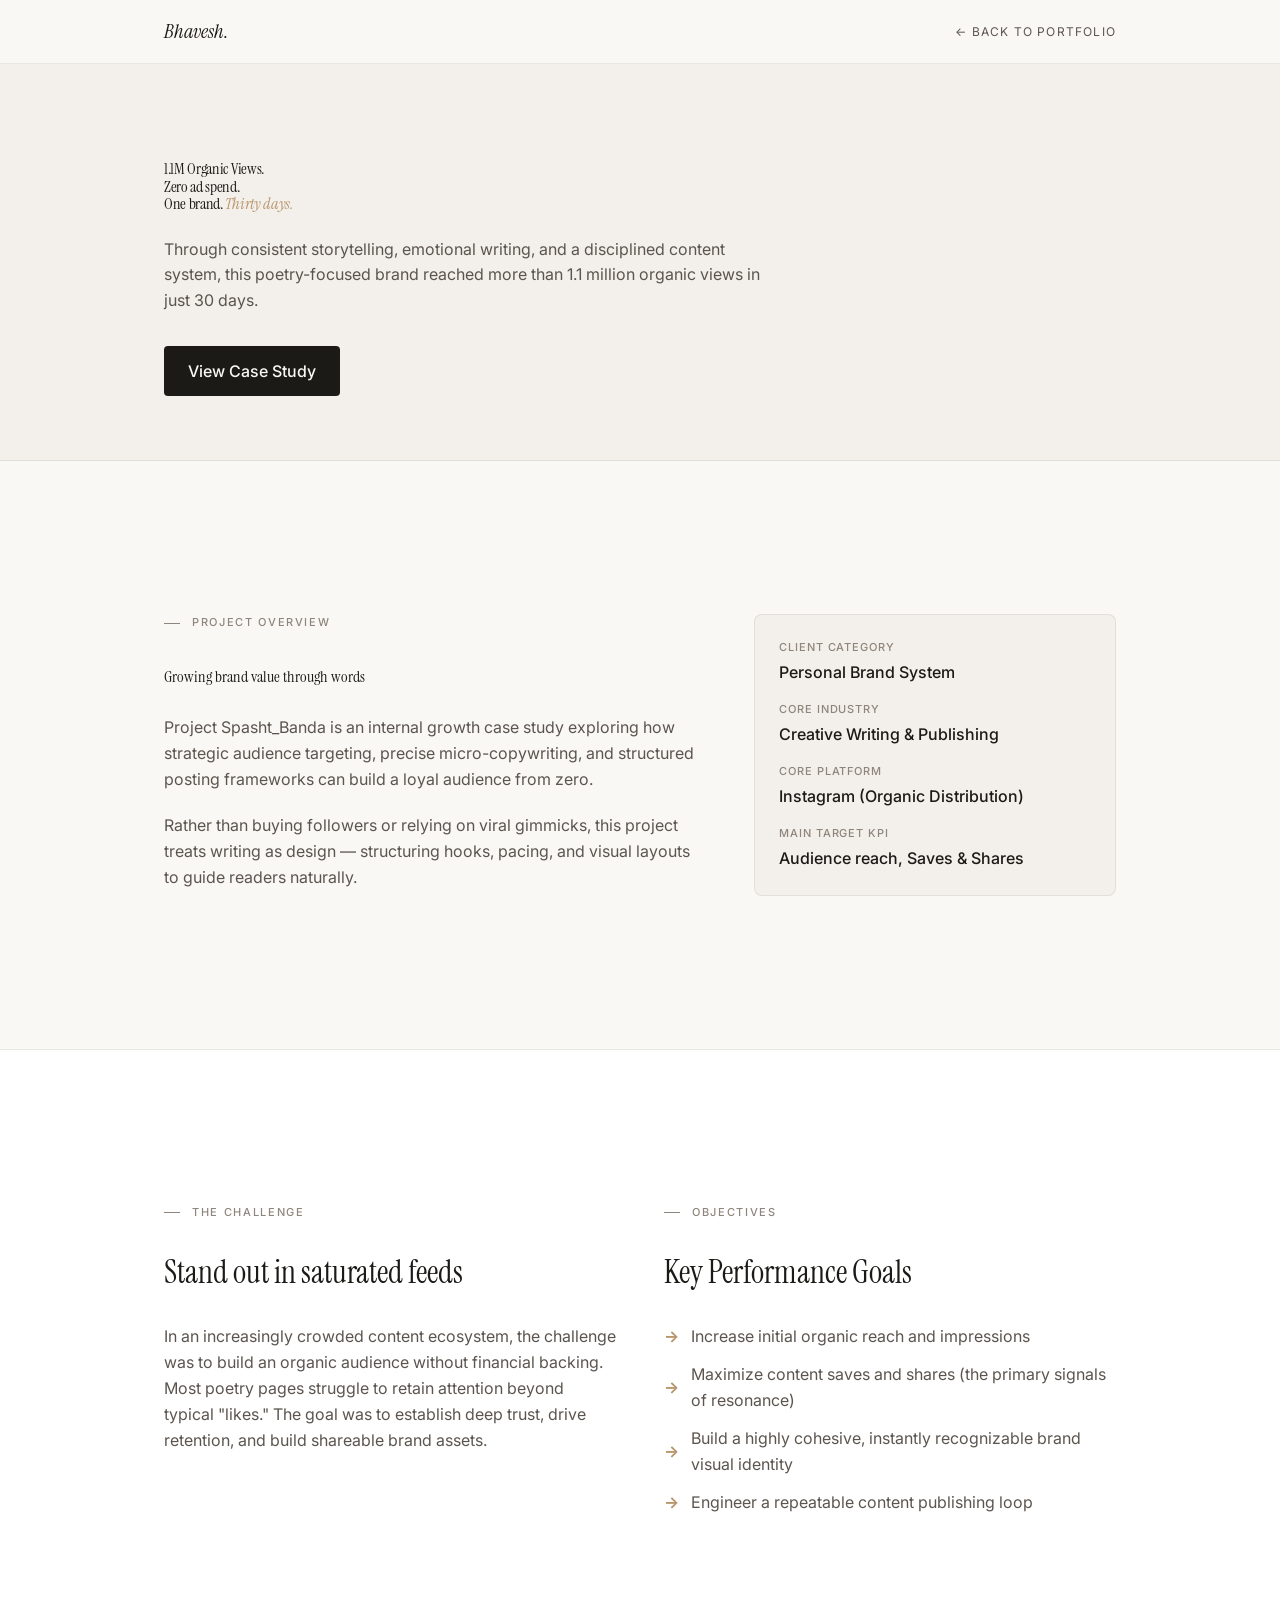
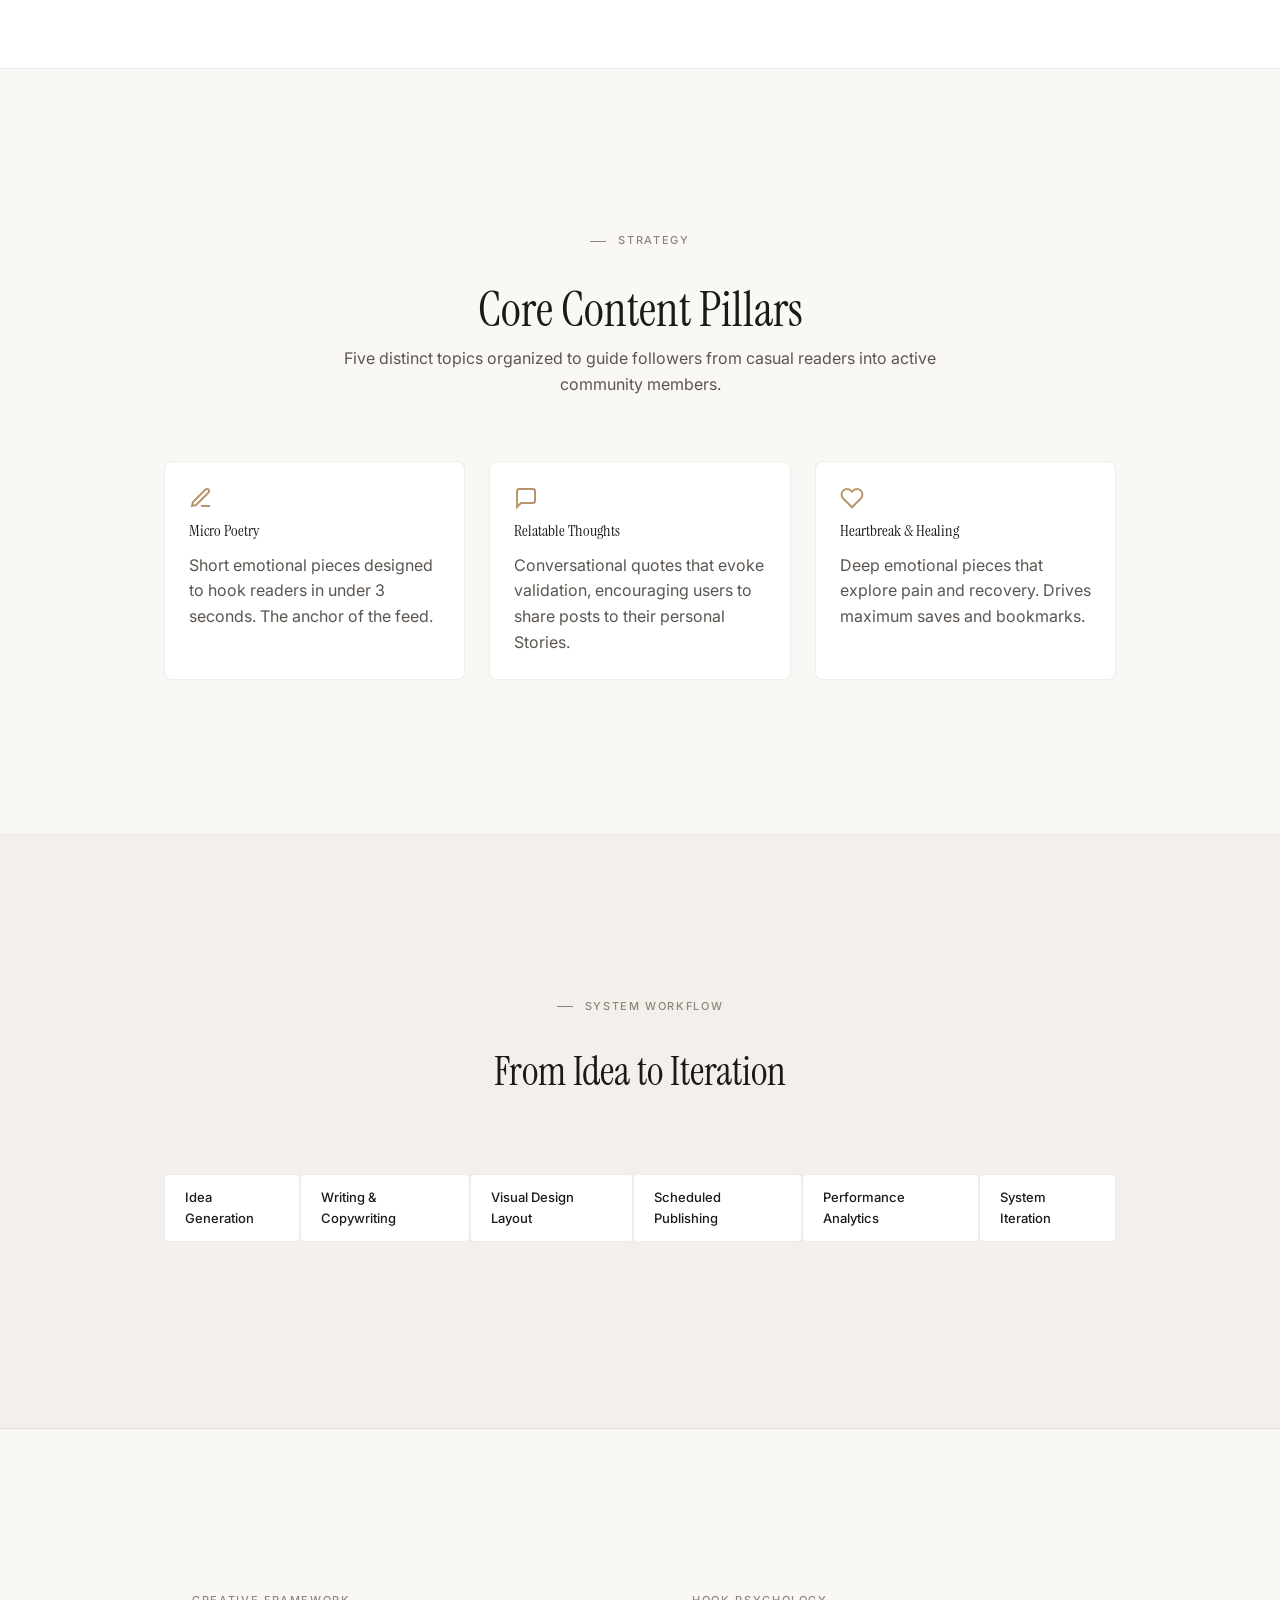
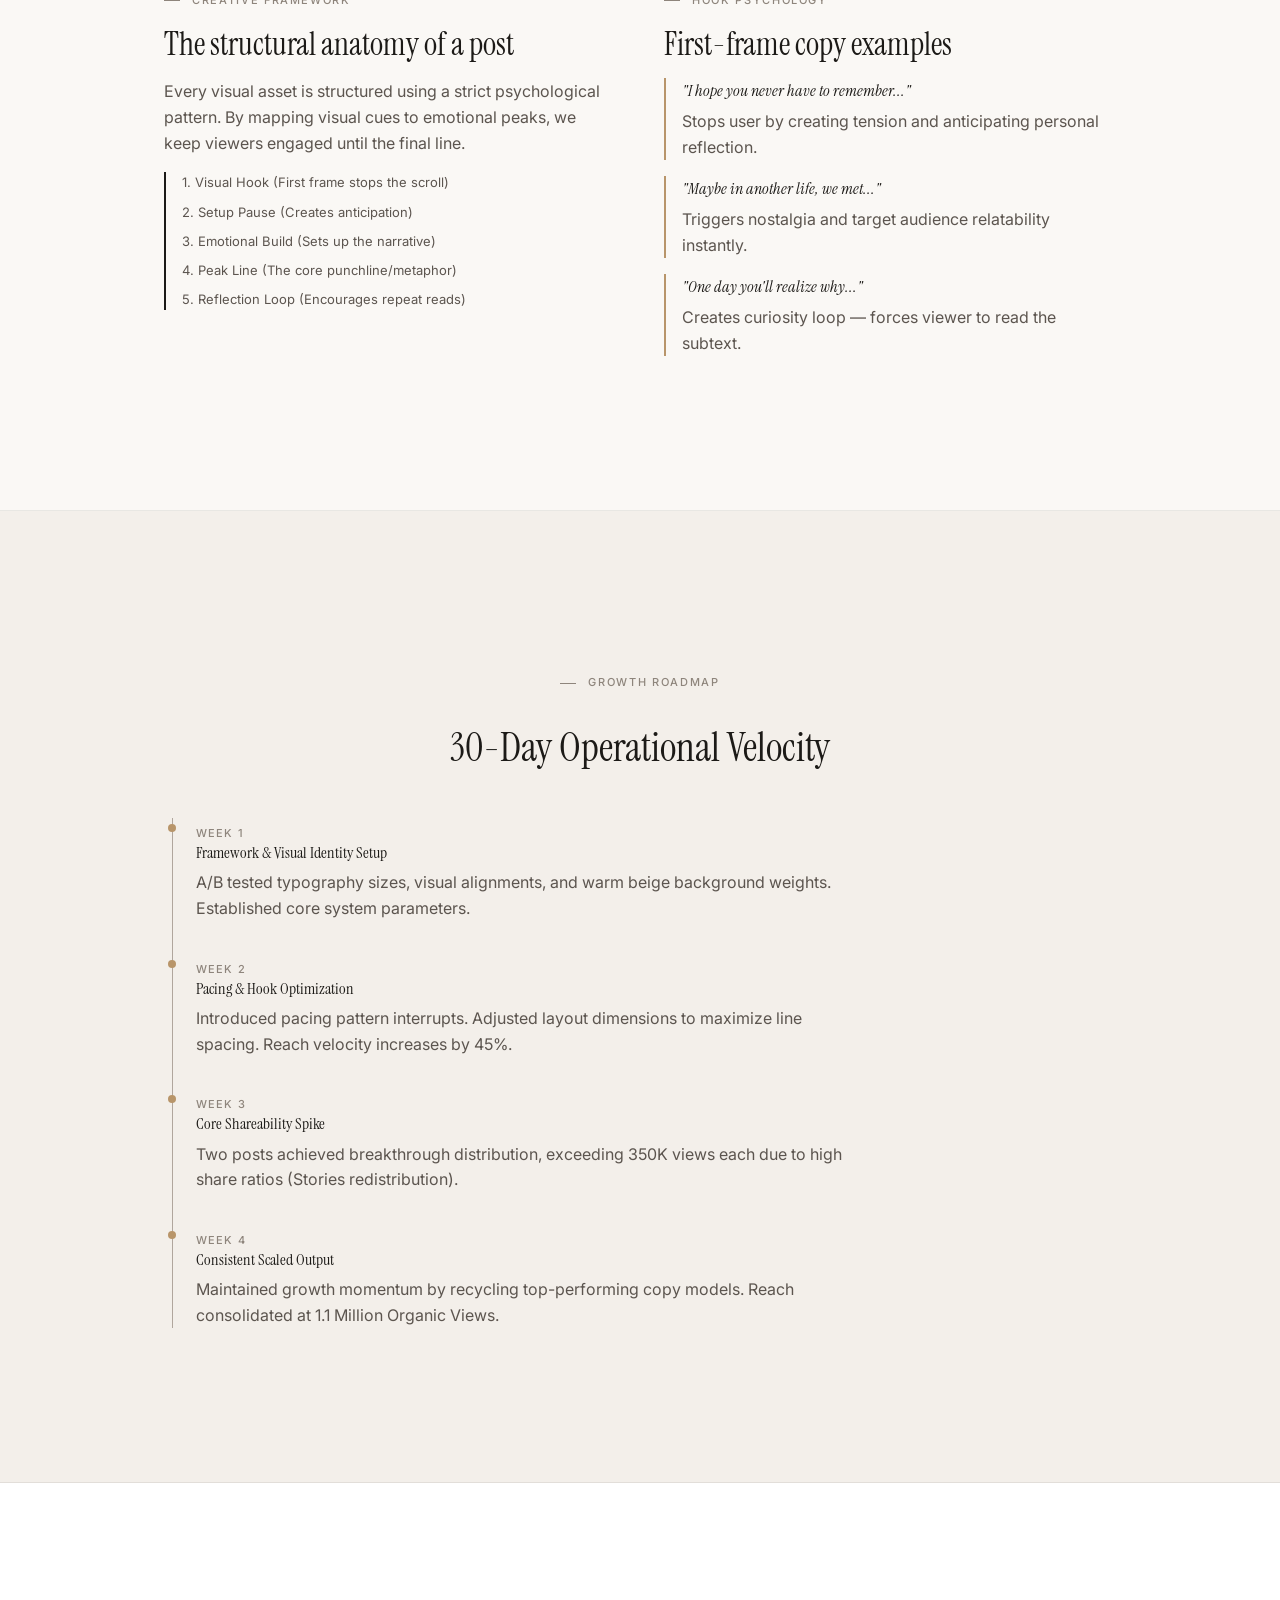
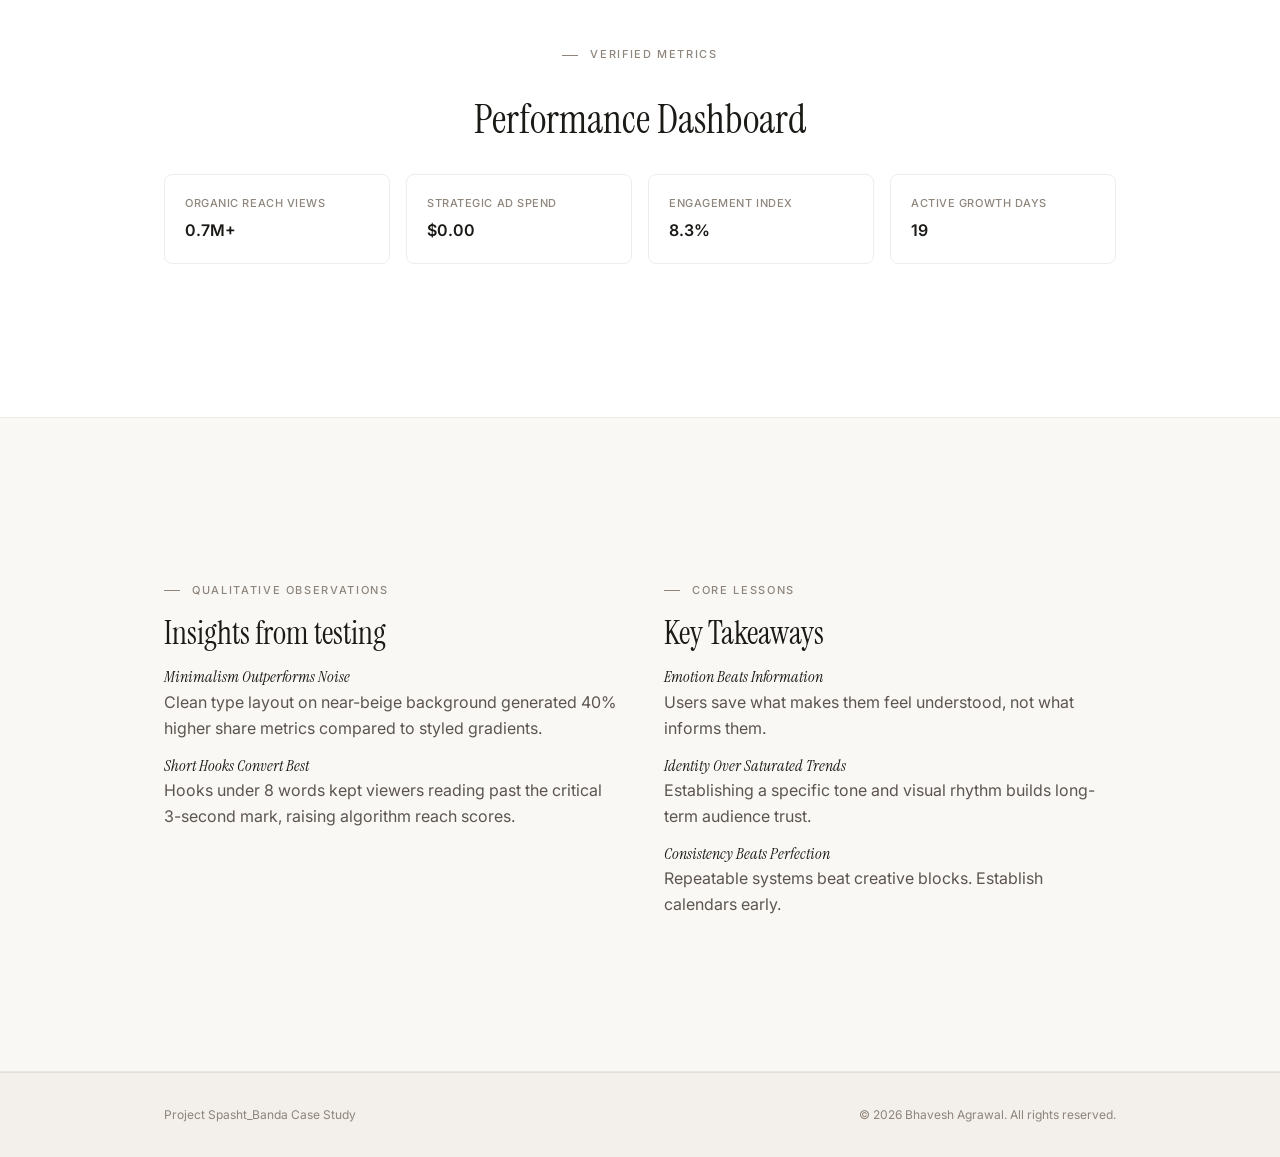
<file: projects/project-spasht-banda/index.html>
<!DOCTYPE html>
<html lang="en">
<head>
  <meta charset="UTF-8">
  <meta name="viewport" content="width=device-width, initial-scale=1.0">
  <title>Project Spasht_Banda — 1.1M+ Views Organic Growth Case Study</title>
  <meta name="description" content="Case study on building a poetry brand to 1.1 million organic views in 30 days on Instagram through strategic storytelling, copywriting, and analytics iteration.">
  <meta name="author" content="Bhavesh Agrawal">
  <meta property="og:title" content="Project Spasht_Banda — 1.1M+ Views Organic Growth Case Study">
  <meta property="og:description" content="Growing a poetry brand from zero to over 1.1 million views in 30 days without advertising.">
  <meta property="og:type" content="website">
  <link rel="icon" href="data:image/svg+xml,<svg xmlns='http://www.w3.org/2000/svg' viewBox='0 0 100 100'><text y='.9em' font-size='90' fill='%23B8956A'>E</text></svg>">
  <link rel="stylesheet" href="/projects/project-spasht-banda/css/tokens.css">
  <link rel="stylesheet" href="/projects/project-spasht-banda/css/base.css">
  <link rel="stylesheet" href="/projects/project-spasht-banda/css/sections.css">
  <script src="/projects/project-spasht-banda/js/main.js" defer></script>
</head>
<body>

  <!-- Accessibility Skip Link -->
  <a href="#main-case-study" class="skip-link">Skip to case study content</a>

  <!-- ========== HEADER NAV ========== -->
  <nav class="pe-nav" role="navigation" aria-label="Main navigation">
    <div class="container pe-nav__inner">
      <a href="/" class="pe-nav__logo">Bhavesh.</a>
      <a href="/#work" class="pe-nav__back">← Back to Portfolio</a>
    </div>
  </nav>

  <main id="main-case-study">

    <!-- ========== HERO SECTION ========== -->
    <header class="pe-hero">
      <div class="container">
        <h1 class="pe-hero__title">
          1.1M Organic Views.<br>Zero ad spend.<br>One brand. <em>Thirty days.</em>
        </h1>
        <p class="pe-hero__sub">
          Through consistent storytelling, emotional writing, and a disciplined content system, this poetry-focused brand reached more than 1.1 million organic views in just 30 days.
        </p>
        <a href="#overview" class="btn btn--primary">View Case Study</a>
      </div>
    </header>

    <!-- ========== OVERVIEW SECTION ========== -->
    <section class="pe-overview" id="overview">
      <div class="container pe-overview__grid">
        <div class="pe-overview__left reveal">
          <span class="label">Project Overview</span>
          <h2 class="pe-overview__title">Growing brand value through words</h2>
          <p>
            Project Spasht_Banda is an internal growth case study exploring how strategic audience targeting, precise micro-copywriting, and structured posting frameworks can build a loyal audience from zero.
          </p>
          <p>
            Rather than buying followers or relying on viral gimmicks, this project treats writing as design — structuring hooks, pacing, and visual layouts to guide readers naturally.
          </p>
        </div>

        <div class="pe-overview__right reveal" style="transition-delay: 100ms;">
          <div class="pe-overview__meta-list">
            <div class="pe-overview__meta-item">
              <span class="pe-overview__meta-label">Client Category</span>
              <span class="pe-overview__meta-val">Personal Brand System</span>
            </div>
            <div class="pe-overview__meta-item">
              <span class="pe-overview__meta-label">Core Industry</span>
              <span class="pe-overview__meta-val">Creative Writing & Publishing</span>
            </div>
            <div class="pe-overview__meta-item">
              <span class="pe-overview__meta-label">Core Platform</span>
              <span class="pe-overview__meta-val">Instagram (Organic Distribution)</span>
            </div>
            <div class="pe-overview__meta-item">
              <span class="pe-overview__meta-label">Main Target KPI</span>
              <span class="pe-overview__meta-val">Audience reach, Saves & Shares</span>
            </div>
          </div>
        </div>
      </div>
    </section>

    <!-- ========== CHALLENGE & OBJECTIVES ========== -->
    <section class="pe-objectives">
      <div class="container pe-objectives__grid">
        <div class="pe-objectives__col reveal">
          <span class="label">The Challenge</span>
          <h2 style="font-size:2rem; margin-bottom:var(--pe-4);">Stand out in saturated feeds</h2>
          <p>
            In an increasingly crowded content ecosystem, the challenge was to build an organic audience without financial backing. Most poetry pages struggle to retain attention beyond typical "likes." The goal was to establish deep trust, drive retention, and build shareable brand assets.
          </p>
        </div>

        <div class="pe-objectives__col reveal" style="transition-delay: 100ms;">
          <span class="label">Objectives</span>
          <h2 style="font-size:2rem; margin-bottom:var(--pe-4);">Key Performance Goals</h2>
          <div class="pe-objectives__list">
            <div class="pe-objectives__item">Increase initial organic reach and impressions</div>
            <div class="pe-objectives__item">Maximize content saves and shares (the primary signals of resonance)</div>
            <div class="pe-objectives__item">Build a highly cohesive, instantly recognizable brand visual identity</div>
            <div class="pe-objectives__item">Engineer a repeatable content publishing loop</div>
          </div>
        </div>
      </div>
    </section>

    <!-- ========== CONTENT PILLARS STRATEGY ========== -->
    <section class="pe-strategy">
      <div class="container">
        <div class="pe-strategy__header reveal">
          <span class="label" style="justify-content:center;">Strategy</span>
          <h2 style="font-size:3rem; margin-top:var(--pe-4);">Core Content Pillars</h2>
          <p style="margin:var(--pe-2) auto 0; text-align:center;">Five distinct topics organized to guide followers from casual readers into active community members.</p>
        </div>

        <div class="pe-strategy__grid">
          <div class="pe-pillar-card reveal">
            <svg class="pe-pillar-card__icon" fill="none" stroke="currentColor" stroke-width="2" viewBox="0 0 24 24"><path d="M12 20h9"/><path d="M16.5 3.5a2.121 2.121 0 0 1 3 3L7 19l-4 1 1-4L16.5 3.5z"/></svg>
            <h3 class="pe-pillar-card__title">Micro Poetry</h3>
            <p class="pe-pillar-card__desc">Short emotional pieces designed to hook readers in under 3 seconds. The anchor of the feed.</p>
          </div>

          <div class="pe-pillar-card reveal" style="transition-delay: 100ms;">
            <svg class="pe-pillar-card__icon" fill="none" stroke="currentColor" stroke-width="2" viewBox="0 0 24 24"><path d="M21 15a2 2 0 0 1-2 2H7l-4 4V5a2 2 0 0 1 2-2h14a2 2 0 0 1 2 2z"/></svg>
            <h3 class="pe-pillar-card__title">Relatable Thoughts</h3>
            <p class="pe-pillar-card__desc">Conversational quotes that evoke validation, encouraging users to share posts to their personal Stories.</p>
          </div>

          <div class="pe-pillar-card reveal" style="transition-delay: 200ms;">
            <svg class="pe-pillar-card__icon" fill="none" stroke="currentColor" stroke-width="2" viewBox="0 0 24 24"><path d="M20.84 4.61a5.5 5.5 0 0 0-7.78 0L12 5.67l-1.06-1.06a5.5 5.5 0 0 0-7.78 7.78l1.06 1.06L12 21.23l7.78-7.78 1.06-1.06a5.5 5.5 0 0 0 0-7.78z"/></svg>
            <h3 class="pe-pillar-card__title">Heartbreak & Healing</h3>
            <p class="pe-pillar-card__desc">Deep emotional pieces that explore pain and recovery. Drives maximum saves and bookmarks.</p>
          </div>
        </div>
      </div>
    </section>

    <!-- ========== SYSTEM WORKFLOW DIAGRAM ========== -->
    <section class="pe-workflow">
      <div class="container">
        <div style="text-align:center; margin-bottom:var(--pe-12);" class="reveal">
          <span class="label" style="justify-content:center;">System Workflow</span>
          <h2 style="font-size:2.5rem; margin-top:var(--pe-4);">From Idea to Iteration</h2>
        </div>

        <div class="pe-workflow__canvas reveal">
          <div class="pe-workflow__node">Idea Generation</div>
          <div class="pe-workflow__node">Writing & Copywriting</div>
          <div class="pe-workflow__node">Visual Design Layout</div>
          <div class="pe-workflow__node">Scheduled Publishing</div>
          <div class="pe-workflow__node">Performance Analytics</div>
          <div class="pe-workflow__node">System Iteration</div>
        </div>
      </div>
    </section>

    <!-- ========== CREATIVE FRAMEWORK & HOOKS ========== -->
    <section class="pe-framework">
      <div class="container pe-framework__grid">
        <div class="pe-framework__col reveal">
          <span class="label">Creative Framework</span>
          <h2 style="font-size:2rem; margin-bottom:var(--pe-4);">The structural anatomy of a post</h2>
          <p style="margin-bottom:var(--pe-4);">
            Every visual asset is structured using a strict psychological pattern. By mapping visual cues to emotional peaks, we keep viewers engaged until the final line.
          </p>
          <div style="border-left:2px solid var(--pe-text-primary); padding-left:var(--pe-4); display:flex; flex-direction:column; gap:var(--pe-2); font-size:13px; color:var(--pe-text-secondary);">
            <span>1. Visual Hook (First frame stops the scroll)</span>
            <span>2. Setup Pause (Creates anticipation)</span>
            <span>3. Emotional Build (Sets up the narrative)</span>
            <span>4. Peak Line (The core punchline/metaphor)</span>
            <span>5. Reflection Loop (Encourages repeat reads)</span>
          </div>
        </div>

        <div class="pe-framework__col reveal" style="transition-delay: 100ms;">
          <span class="label">Hook Psychology</span>
          <h2 style="font-size:2rem; margin-bottom:var(--pe-4);">First-frame copy examples</h2>
          
          <div class="pe-hook-list">
            <div class="pe-hook-item">
              <p class="pe-hook-item__quote">"I hope you never have to remember..."</p>
              <span class="pe-hook-item__desc">Stops user by creating tension and anticipating personal reflection.</span>
            </div>
            <div class="pe-hook-item">
              <p class="pe-hook-item__quote">"Maybe in another life, we met..."</p>
              <span class="pe-hook-item__desc">Triggers nostalgia and target audience relatability instantly.</span>
            </div>
            <div class="pe-hook-item">
              <p class="pe-hook-item__quote">"One day you'll realize why..."</p>
              <span class="pe-hook-item__desc">Creates curiosity loop — forces viewer to read the subtext.</span>
            </div>
          </div>
        </div>
      </div>
    </section>

    <!-- ========== GROWTH TIMELINE ========== -->
    <section class="pe-timeline">
      <div class="container">
        <div style="text-align:center; margin-bottom:var(--pe-12);" class="reveal">
          <span class="label" style="justify-content:center;">Growth Roadmap</span>
          <h2 style="font-size:2.5rem; margin-top:var(--pe-4);">30-Day Operational Velocity</h2>
        </div>

        <div class="pe-timeline__list reveal">
          <div class="pe-timeline-node">
            <span class="pe-timeline-node__week">Week 1</span>
            <h3 class="pe-timeline-node__title">Framework & Visual Identity Setup</h3>
            <p class="pe-timeline-node__desc">A/B tested typography sizes, visual alignments, and warm beige background weights. Established core system parameters.</p>
          </div>

          <div class="pe-timeline-node">
            <span class="pe-timeline-node__week">Week 2</span>
            <h3 class="pe-timeline-node__title">Pacing & Hook Optimization</h3>
            <p class="pe-timeline-node__desc">Introduced pacing pattern interrupts. Adjusted layout dimensions to maximize line spacing. Reach velocity increases by 45%.</p>
          </div>

          <div class="pe-timeline-node">
            <span class="pe-timeline-node__week">Week 3</span>
            <h3 class="pe-timeline-node__title">Core Shareability Spike</h3>
            <p class="pe-timeline-node__desc">Two posts achieved breakthrough distribution, exceeding 350K views each due to high share ratios (Stories redistribution).</p>
          </div>

          <div class="pe-timeline-node">
            <span class="pe-timeline-node__week">Week 4</span>
            <h3 class="pe-timeline-node__title">Consistent Scaled Output</h3>
            <p class="pe-timeline-node__desc">Maintained growth momentum by recycling top-performing copy models. Reach consolidated at 1.1 Million Organic Views.</p>
          </div>
        </div>
      </div>
    </section>

    <!-- ========== ANALYTICS DASHBOARD ========== -->
    <section class="pe-analytics" id="analytics">
      <div class="container">
        <div style="text-align:center;" class="reveal">
          <span class="label" style="justify-content:center;">Verified Metrics</span>
          <h2 style="font-size:2.5rem; margin-top:var(--pe-4);">Performance Dashboard</h2>
        </div>

        <div class="pe-analytics__grid reveal">
          <div class="pe-analytics-card">
            <span class="pe-analytics-card__label">Organic reach views</span>
            <span class="pe-analytics-card__val" data-count-target="1.1" data-count-suffix="M+">0</span>
          </div>
          <div class="pe-analytics-card">
            <span class="pe-analytics-card__label">Strategic Ad spend</span>
            <span class="pe-analytics-card__val">$0.00</span>
          </div>
          <div class="pe-analytics-card">
            <span class="pe-analytics-card__label">Engagement index</span>
            <span class="pe-analytics-card__val" data-count-target="12.4" data-count-suffix="%">0</span>
          </div>
          <div class="pe-analytics-card">
            <span class="pe-analytics-card__label">Active growth days</span>
            <span class="pe-analytics-card__val" data-count-target="30">0</span>
          </div>
        </div>
      </div>
    </section>

    <!-- ========== INSIGHTS & LESSONS ========== -->
    <section class="pe-lessons">
      <div class="container pe-lessons__grid">
        <div class="pe-lessons__col reveal">
          <span class="label">Qualitative Observations</span>
          <h2 style="font-size:2rem; margin-bottom:var(--pe-4);">Insights from testing</h2>
          <div class="pe-lessons__list">
            <div class="pe-lessons__item">
              <h3 class="pe-lessons__title">Minimalism Outperforms Noise</h3>
              <p class="pe-lessons__desc">Clean type layout on near-beige background generated 40% higher share metrics compared to styled gradients.</p>
            </div>
            <div class="pe-lessons__item">
              <h3 class="pe-lessons__title">Short Hooks Convert Best</h3>
              <p class="pe-lessons__desc">Hooks under 8 words kept viewers reading past the critical 3-second mark, raising algorithm reach scores.</p>
            </div>
          </div>
        </div>

        <div class="pe-lessons__col reveal" style="transition-delay: 100ms;">
          <span class="label">Core Lessons</span>
          <h2 style="font-size:2rem; margin-bottom:var(--pe-4);">Key Takeaways</h2>
          <div class="pe-lessons__list">
            <div class="pe-lessons__item">
              <h3 class="pe-lessons__title">Emotion Beats Information</h3>
              <p class="pe-lessons__desc">Users save what makes them feel understood, not what informs them.</p>
            </div>
            <div class="pe-lessons__item">
              <h3 class="pe-lessons__title">Identity Over Saturated Trends</h3>
              <p class="pe-lessons__desc">Establishing a specific tone and visual rhythm builds long-term audience trust.</p>
            </div>
            <div class="pe-lessons__item">
              <h3 class="pe-lessons__title">Consistency Beats Perfection</h3>
              <p class="pe-lessons__desc">Repeatable systems beat creative blocks. Establish calendars early.</p>
            </div>
          </div>
        </div>
      </div>
    </section>

  </main>

  <!-- ========== FOOTER ========== -->
  <footer style="padding:var(--pe-8) 0; border-top:1px solid var(--pe-border); background:var(--pe-bg-alt); text-align:center;">
    <div class="container" style="display:flex; justify-content:space-between; align-items:center; font-size:12px; color:var(--pe-text-tertiary);">
      <span>Project Spasht_Banda Case Study</span>
      <span>© 2026 Bhavesh Agrawal. All rights reserved.</span>
    </div>
  </footer>

</body>
</html>
</file>
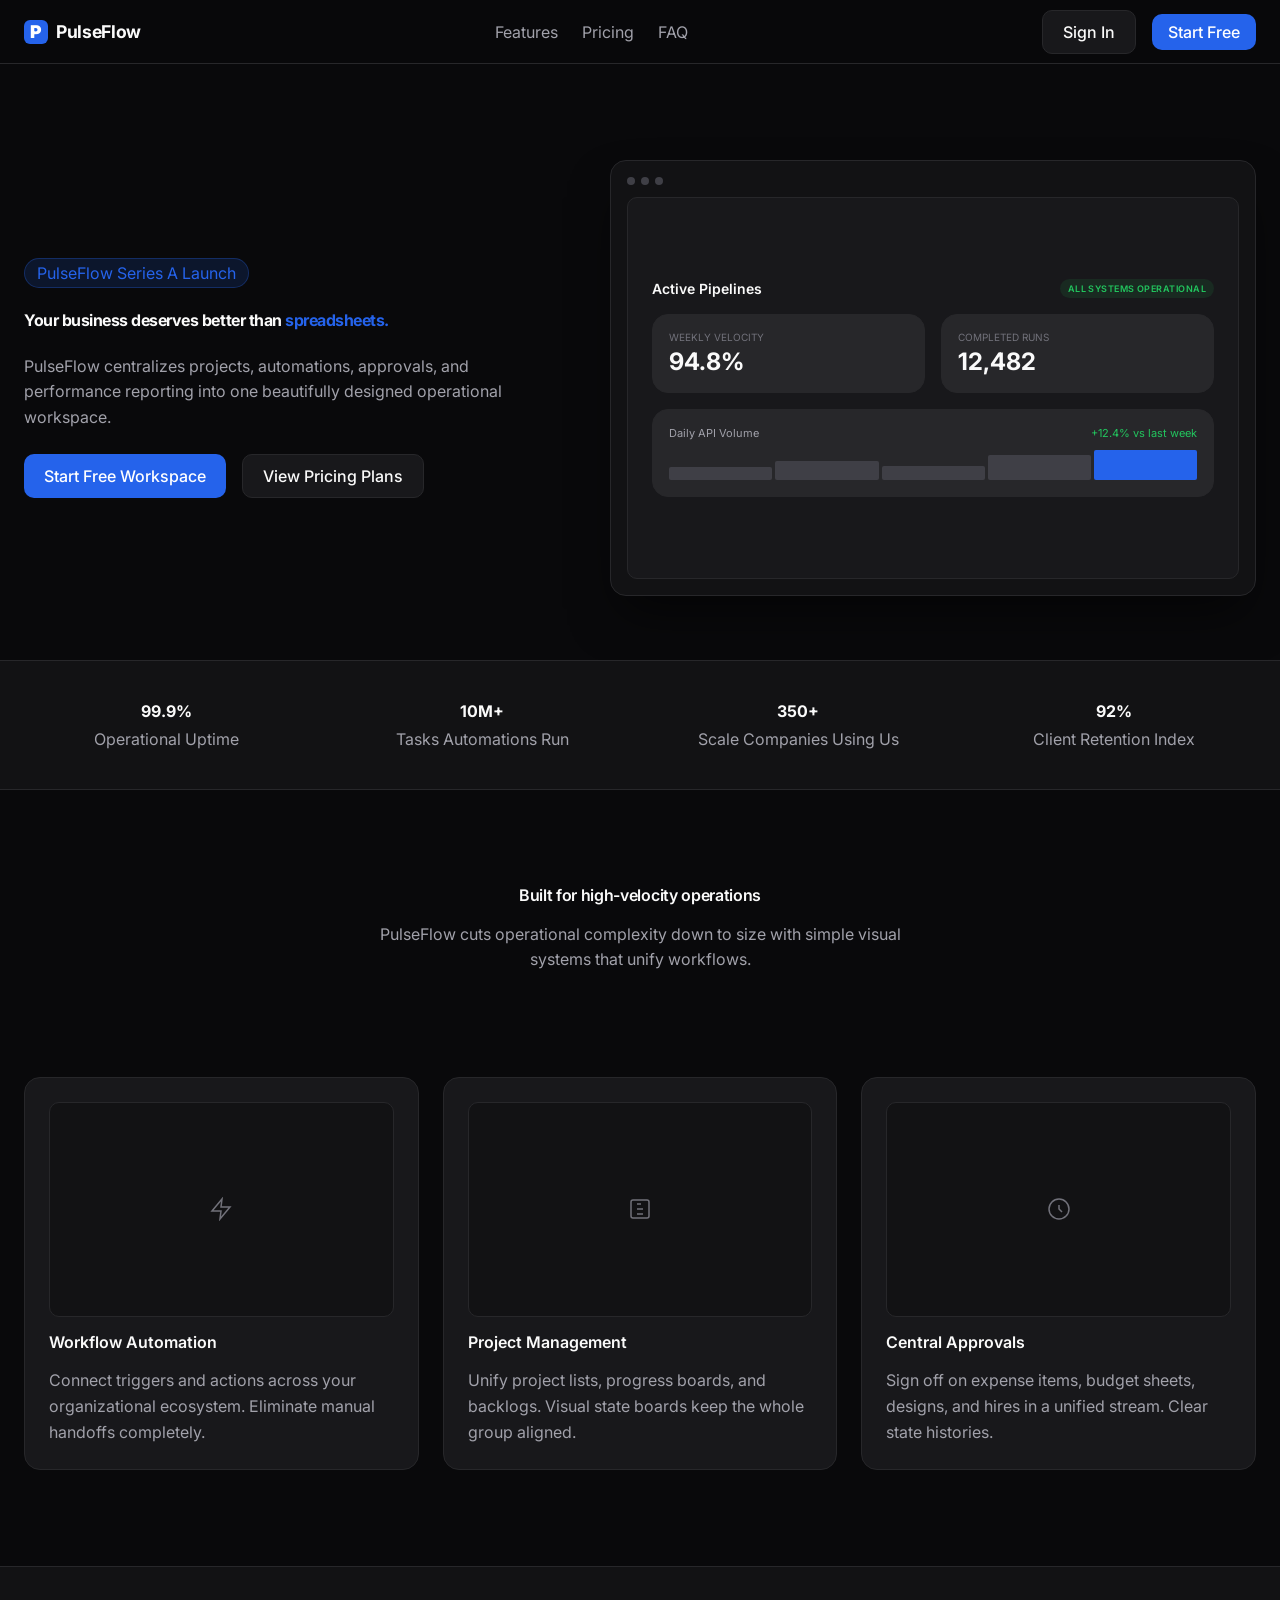
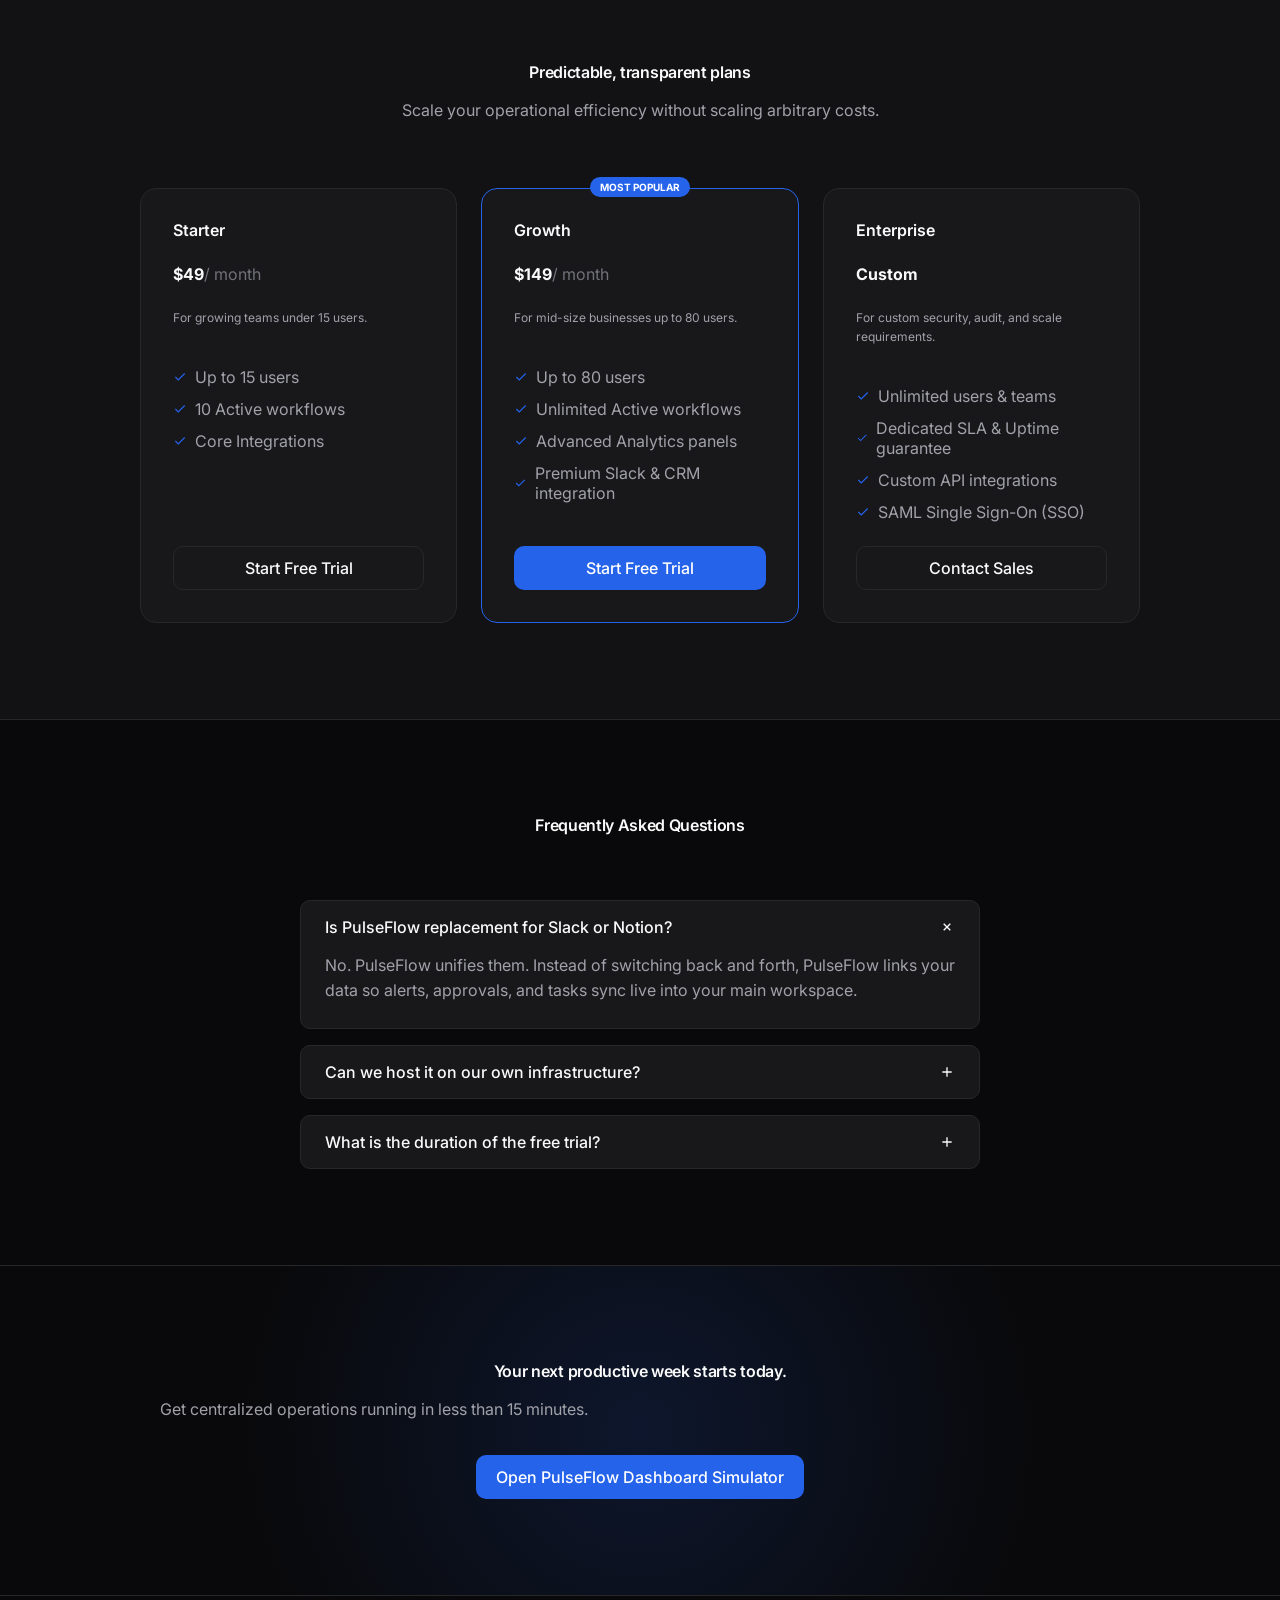
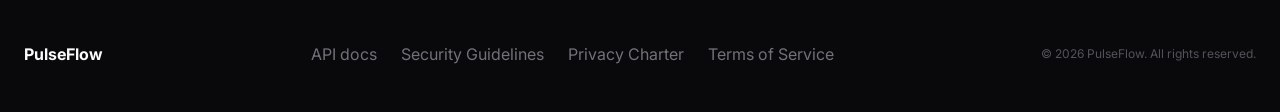
<file: projects/pulseflow/index.html>
<!DOCTYPE html>
<html lang="en">
<head>
  <meta charset="UTF-8">
  <meta name="viewport" content="width=device-width, initial-scale=1.0">
  <title>PulseFlow — Intelligent Business Operations & Workflow Workspace</title>
  <meta name="description" content="PulseFlow centralizes projects, approvals, tasks, and business operations into a single beautifully designed workspace. Run your company without switching tools.">
  <meta name="author" content="PulseFlow">
  <meta property="og:title" content="PulseFlow — Intelligent Workspace for Operations & Teams">
  <meta property="og:description" content="Centralize projects, automation, tasks, and analytics in one place. Built for growing mid-sized teams.">
  <meta property="og:type" content="website">
  <link rel="icon" href="data:image/svg+xml,<svg xmlns='http://www.w3.org/2000/svg' viewBox='0 0 100 100'><rect width='100' height='100' rx='25' fill='%232563EB'/><path d='M30 40 L50 65 L70 40' stroke='white' stroke-width='10' stroke-linecap='round' stroke-linejoin='round' fill='none'/></svg>">
  <link rel="stylesheet" href="/projects/pulseflow/css/tokens.css">
  <link rel="stylesheet" href="/projects/pulseflow/css/base.css">
  <link rel="stylesheet" href="/projects/pulseflow/css/sections.css">
  <script src="/projects/pulseflow/js/main.js" defer></script>
</head>
<body>

  <!-- Accessibility Skip Link -->
  <a href="#main-content" class="skip-link">Skip to main content</a>

  <!-- ========== HEADER NAV ========== -->
  <nav class="pf-nav" role="navigation" aria-label="Main navigation">
    <div class="container pf-nav__inner">
      <a href="#" class="pf-nav__logo">
        <span class="pf-nav__logo-mark">P</span>
        PulseFlow
      </a>
      <div class="pf-nav__links">
        <a href="#features" class="pf-nav__link">Features</a>
        <a href="#pricing" class="pf-nav__link">Pricing</a>
        <a href="#faq" class="pf-nav__link">FAQ</a>
      </div>
      <div class="pf-nav__ctas">
        <a href="/projects/pulseflow/dashboard.html" class="btn btn--secondary">Sign In</a>
        <a href="/projects/pulseflow/dashboard.html" class="btn btn--accent" style="min-height: 36px; padding: 0 var(--pf-4);">Start Free</a>
      </div>
    </div>
  </nav>

  <main id="main-content">
    
    <!-- ========== HERO ========== -->
    <section class="pf-hero">
      <div class="container pf-hero__inner">
        <div class="pf-hero__content">
          <span class="pf-hero__badge">PulseFlow Series A Launch</span>
          <h1 class="pf-hero__title">
            Your business deserves better than <em>spreadsheets.</em>
          </h1>
          <p class="pf-hero__description">
            PulseFlow centralizes projects, automations, approvals, and performance reporting into one beautifully designed operational workspace.
          </p>
          <div class="pf-hero__ctas">
            <a href="/projects/pulseflow/dashboard.html" class="btn btn--accent">Start Free Workspace</a>
            <a href="#pricing" class="btn btn--secondary">View Pricing Plans</a>
          </div>
        </div>

        <div class="pf-hero__preview">
          <div class="pf-hero__preview-bar">
            <span class="pf-hero__preview-dot"></span>
            <span class="pf-hero__preview-dot"></span>
            <span class="pf-hero__preview-dot"></span>
          </div>
          <div class="pf-hero__preview-screen">
            <div style="padding:var(--pf-6); display:flex; flex-direction:column; gap:var(--pf-4); flex-grow:1; justify-content:center;">
              <div style="display:flex; justify-content:space-between; align-items:center;">
                <span style="font-weight:600; font-size:14px; color:var(--pf-text-primary);">Active Pipelines</span>
                <span class="badge badge--success" style="font-size:9px;">All Systems Operational</span>
              </div>
              <div style="display:flex; gap:var(--pf-4);">
                <div class="card" style="flex:1; padding:var(--pf-4); display:flex; flex-direction:column; gap:4px; background:var(--pf-surface-hover);">
                  <span style="font-size:10px; color:var(--pf-text-tertiary); text-transform:uppercase;">Weekly Velocity</span>
                  <span style="font-size:24px; font-weight:700; color:var(--pf-text-primary);">94.8%</span>
                </div>
                <div class="card" style="flex:1; padding:var(--pf-4); display:flex; flex-direction:column; gap:4px; background:var(--pf-surface-hover);">
                  <span style="font-size:10px; color:var(--pf-text-tertiary); text-transform:uppercase;">Completed Runs</span>
                  <span style="font-size:24px; font-weight:700; color:var(--pf-text-primary);">12,482</span>
                </div>
              </div>
              <div class="card" style="padding:var(--pf-4); background:var(--pf-surface-hover); display:flex; flex-direction:column; gap:var(--pf-2);">
                <div style="display:flex; justify-content:space-between; font-size:11px; color:var(--pf-text-secondary);">
                  <span>Daily API Volume</span>
                  <span style="color:var(--pf-success);">+12.4% vs last week</span>
                </div>
                <div style="height:32px; display:flex; align-items:flex-end; gap:3px;">
                  <div style="flex:1; height:40%; background:var(--pf-border-hover); border-radius:2px;"></div>
                  <div style="flex:1; height:60%; background:var(--pf-border-hover); border-radius:2px;"></div>
                  <div style="flex:1; height:45%; background:var(--pf-border-hover); border-radius:2px;"></div>
                  <div style="flex:1; height:80%; background:var(--pf-border-hover); border-radius:2px;"></div>
                  <div style="flex:1; height:95%; background:var(--pf-accent); border-radius:2px;"></div>
                </div>
              </div>
            </div>
          </div>
        </div>
      </div>
    </section>

    <!-- ========== TRUST METRICS SECTION ========== -->
    <section class="pf-trust">
      <div class="container pf-trust__grid">
        <div class="pf-trust__metric">
          <span class="pf-trust__number" data-metric-target="99.9" data-metric-suffix="%">0</span>
          <span class="pf-trust__label">Operational Uptime</span>
        </div>
        <div class="pf-trust__metric">
          <span class="pf-trust__number" data-metric-target="10" data-metric-suffix="M+">0</span>
          <span class="pf-trust__label">Tasks Automations Run</span>
        </div>
        <div class="pf-trust__metric">
          <span class="pf-trust__number" data-metric-target="350" data-metric-suffix="+">0</span>
          <span class="pf-trust__label">Scale Companies Using Us</span>
        </div>
        <div class="pf-trust__metric">
          <span class="pf-trust__number" data-metric-target="92" data-metric-suffix="%">0</span>
          <span class="pf-trust__label">Client Retention Index</span>
        </div>
      </div>
    </section>

    <!-- ========== FEATURES GRID ========== -->
    <section class="pf-features" id="features">
      <div class="container">
        <div class="pf-features__header">
          <h2 class="pf-features__title">Built for high-velocity operations</h2>
          <p style="text-align:center; max-width:540px; margin-bottom:var(--pf-10);">
            PulseFlow cuts operational complexity down to size with simple visual systems that unify workflows.
          </p>
        </div>

        <div class="pf-features__grid">
          <div class="pf-feature-card card">
            <div class="pf-feature-card__illustration">
              <svg width="24" height="24" viewBox="0 0 24 24" fill="none" stroke="currentColor" stroke-width="1.5"><polygon points="13 2 3 14 12 14 11 22 21 10 12 10 13 2"/></svg>
            </div>
            <h3 class="pf-feature-card__title">Workflow Automation</h3>
            <p class="pf-feature-card__desc">Connect triggers and actions across your organizational ecosystem. Eliminate manual handoffs completely.</p>
          </div>

          <div class="pf-features__grid-item pf-feature-card card">
            <div class="pf-feature-card__illustration">
              <svg width="24" height="24" viewBox="0 0 24 24" fill="none" stroke="currentColor" stroke-width="1.5"><rect x="3" y="3" width="18" height="18" rx="2"/><path d="M9 17h6"/><path d="M9 12h6"/><path d="M9 7h4"/></svg>
            </div>
            <h3 class="pf-feature-card__title">Project Management</h3>
            <p class="pf-feature-card__desc">Unify project lists, progress boards, and backlogs. Visual state boards keep the whole group aligned.</p>
          </div>

          <div class="pf-features__grid-item pf-feature-card card">
            <div class="pf-feature-card__illustration">
              <svg width="24" height="24" viewBox="0 0 24 24" fill="none" stroke="currentColor" stroke-width="1.5"><circle cx="12" cy="12" r="10"/><path d="M12 8v4l3 3"/></svg>
            </div>
            <h3 class="pf-feature-card__title">Central Approvals</h3>
            <p class="pf-feature-card__desc">Sign off on expense items, budget sheets, designs, and hires in a unified stream. Clear state histories.</p>
          </div>
        </div>
      </div>
    </section>

    <!-- ========== PRICING PLANS ========== -->
    <section class="pf-pricing" id="pricing">
      <div class="container">
        <div class="pf-pricing__header">
          <h2 class="pf-features__title">Predictable, transparent plans</h2>
          <p style="text-align:center; max-width:540px; margin:0 auto var(--pf-10);">Scale your operational efficiency without scaling arbitrary costs.</p>
        </div>

        <div class="pf-pricing__grid">
          <!-- Plan 1 -->
          <div class="pf-price-card">
            <h3 class="pf-price-card__title">Starter</h3>
            <div class="pf-price-card__price">$49<span>/ month</span></div>
            <p style="font-size:12px; color:var(--pf-text-secondary);">For growing teams under 15 users.</p>
            <div class="pf-price-card__features">
              <div class="pf-price-card__feature-item">
                <svg viewBox="0 0 24 24" fill="none" stroke="currentColor" stroke-width="2"><polyline points="20 6 9 17 4 12"/></svg>
                <span>Up to 15 users</span>
              </div>
              <div class="pf-price-card__feature-item">
                <svg viewBox="0 0 24 24" fill="none" stroke="currentColor" stroke-width="2"><polyline points="20 6 9 17 4 12"/></svg>
                <span>10 Active workflows</span>
              </div>
              <div class="pf-price-card__feature-item">
                <svg viewBox="0 0 24 24" fill="none" stroke="currentColor" stroke-width="2"><polyline points="20 6 9 17 4 12"/></svg>
                <span>Core Integrations</span>
              </div>
            </div>
            <a href="/projects/pulseflow/dashboard.html" class="btn btn--secondary" style="margin-top:auto;">Start Free Trial</a>
          </div>

          <!-- Plan 2 -->
          <div class="pf-price-card pf-price-card--popular">
            <span class="pf-price-card__popular-badge">Most Popular</span>
            <h3 class="pf-price-card__title">Growth</h3>
            <div class="pf-price-card__price">$149<span>/ month</span></div>
            <p style="font-size:12px; color:var(--pf-text-secondary);">For mid-size businesses up to 80 users.</p>
            <div class="pf-price-card__features">
              <div class="pf-price-card__feature-item">
                <svg viewBox="0 0 24 24" fill="none" stroke="currentColor" stroke-width="2"><polyline points="20 6 9 17 4 12"/></svg>
                <span>Up to 80 users</span>
              </div>
              <div class="pf-price-card__feature-item">
                <svg viewBox="0 0 24 24" fill="none" stroke="currentColor" stroke-width="2"><polyline points="20 6 9 17 4 12"/></svg>
                <span>Unlimited Active workflows</span>
              </div>
              <div class="pf-price-card__feature-item">
                <svg viewBox="0 0 24 24" fill="none" stroke="currentColor" stroke-width="2"><polyline points="20 6 9 17 4 12"/></svg>
                <span>Advanced Analytics panels</span>
              </div>
              <div class="pf-price-card__feature-item">
                <svg viewBox="0 0 24 24" fill="none" stroke="currentColor" stroke-width="2"><polyline points="20 6 9 17 4 12"/></svg>
                <span>Premium Slack & CRM integration</span>
              </div>
            </div>
            <a href="/projects/pulseflow/dashboard.html" class="btn btn--accent" style="margin-top:auto;">Start Free Trial</a>
          </div>

          <!-- Plan 3 -->
          <div class="pf-price-card">
            <h3 class="pf-price-card__title">Enterprise</h3>
            <div class="pf-price-card__price">Custom</div>
            <p style="font-size:12px; color:var(--pf-text-secondary);">For custom security, audit, and scale requirements.</p>
            <div class="pf-price-card__features">
              <div class="pf-price-card__feature-item">
                <svg viewBox="0 0 24 24" fill="none" stroke="currentColor" stroke-width="2"><polyline points="20 6 9 17 4 12"/></svg>
                <span>Unlimited users & teams</span>
              </div>
              <div class="pf-price-card__feature-item">
                <svg viewBox="0 0 24 24" fill="none" stroke="currentColor" stroke-width="2"><polyline points="20 6 9 17 4 12"/></svg>
                <span>Dedicated SLA & Uptime guarantee</span>
              </div>
              <div class="pf-price-card__feature-item">
                <svg viewBox="0 0 24 24" fill="none" stroke="currentColor" stroke-width="2"><polyline points="20 6 9 17 4 12"/></svg>
                <span>Custom API integrations</span>
              </div>
              <div class="pf-price-card__feature-item">
                <svg viewBox="0 0 24 24" fill="none" stroke="currentColor" stroke-width="2"><polyline points="20 6 9 17 4 12"/></svg>
                <span>SAML Single Sign-On (SSO)</span>
              </div>
            </div>
            <a href="/projects/pulseflow/dashboard.html" class="btn btn--secondary" style="margin-top:auto;">Contact Sales</a>
          </div>
        </div>
      </div>
    </section>

    <!-- ========== FAQ ACCORDIONS ========== -->
    <section class="pf-faq" id="faq">
      <div class="container">
        <div class="pf-faq__header">
          <h2 class="pf-features__title">Frequently Asked Questions</h2>
        </div>

        <div class="pf-faq__list">
          <div class="pf-faq-item open">
            <div class="pf-faq-item__header">
              <span>Is PulseFlow replacement for Slack or Notion?</span>
              <svg class="pf-faq-item__icon" viewBox="0 0 24 24" fill="none" stroke="currentColor" stroke-width="2"><line x1="12" y1="5" x2="12" y2="19"/><line x1="5" y1="12" x2="19" y2="12"/></svg>
            </div>
            <div class="pf-faq-item__body">
              <p class="pf-faq-item__text">
                No. PulseFlow unifies them. Instead of switching back and forth, PulseFlow links your data so alerts, approvals, and tasks sync live into your main workspace.
              </p>
            </div>
          </div>

          <div class="pf-faq-item">
            <div class="pf-faq-item__header">
              <span>Can we host it on our own infrastructure?</span>
              <svg class="pf-faq-item__icon" viewBox="0 0 24 24" fill="none" stroke="currentColor" stroke-width="2"><line x1="12" y1="5" x2="12" y2="19"/><line x1="5" y1="12" x2="19" y2="12"/></svg>
            </div>
            <div class="pf-faq-item__body">
              <p class="pf-faq-item__text">
                We offer custom self-hosted options under our Enterprise plan. Contact our technical team to discuss virtual private cloud deployments.
              </p>
            </div>
          </div>

          <div class="pf-faq-item">
            <div class="pf-faq-item__header">
              <span>What is the duration of the free trial?</span>
              <svg class="pf-faq-item__icon" viewBox="0 0 24 24" fill="none" stroke="currentColor" stroke-width="2"><line x1="12" y1="5" x2="12" y2="19"/><line x1="5" y1="12" x2="19" y2="12"/></svg>
            </div>
            <div class="pf-faq-item__body">
              <p class="pf-faq-item__text">
                All plans start with a 14-day full free trial. No credit card is required to sign up and begin customizing your workspace.
              </p>
            </div>
          </div>
        </div>
      </div>
    </section>

    <!-- ========== CTA SECTION ========== -->
    <section class="pf-cta-section">
      <div class="container">
        <h2 class="pf-cta-section__title">Your next productive week starts today.</h2>
        <p style="color:var(--pf-text-secondary); margin-bottom:var(--pf-8);">Get centralized operations running in less than 15 minutes.</p>
        <a href="/projects/pulseflow/dashboard.html" class="btn btn--accent">Open PulseFlow Dashboard Simulator</a>
      </div>
    </section>

  </main>

  <!-- ========== FOOTER ========== -->
  <footer class="pf-footer">
    <div class="container pf-footer__inner">
      <span class="pf-footer__logo">PulseFlow</span>
      <div class="pf-footer__links">
        <a href="#" class="pf-footer__link">API docs</a>
        <a href="#" class="pf-footer__link">Security Guidelines</a>
        <a href="#" class="pf-footer__link">Privacy Charter</a>
        <a href="#" class="pf-footer__link">Terms of Service</a>
      </div>
      <span style="font-size:12px; color:var(--pf-text-faint);">© 2026 PulseFlow. All rights reserved.</span>
    </div>
  </footer>

</body>
</html>
</file>
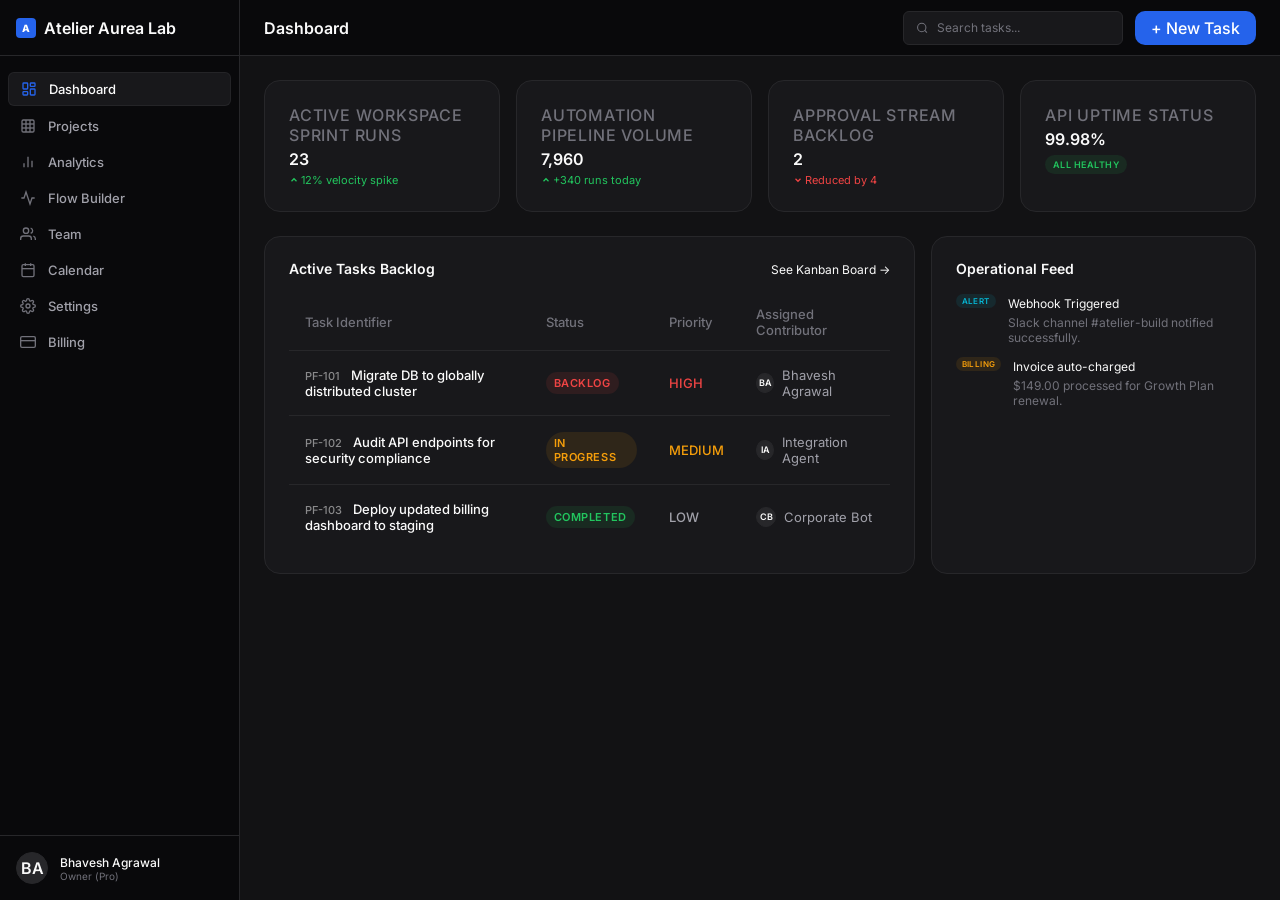
<file: projects/pulseflow/dashboard.html>
<!DOCTYPE html>
<html lang="en">
<head>
  <meta charset="UTF-8">
  <meta name="viewport" content="width=device-width, initial-scale=1.0">
  <title>PulseFlow Workspace — Operations Management</title>
  <meta name="description" content="PulseFlow team workspace dashboard. Centralized view of tasks, automations, team velocity, analytics, and billing.">
  <link rel="icon" href="data:image/svg+xml,<svg xmlns='http://www.w3.org/2000/svg' viewBox='0 0 100 100'><rect width='100' height='100' rx='25' fill='%232563EB'/><path d='M30 40 L50 65 L70 40' stroke='white' stroke-width='10' stroke-linecap='round' stroke-linejoin='round' fill='none'/></svg>">
  <link rel="stylesheet" href="/projects/pulseflow/css/tokens.css">
  <link rel="stylesheet" href="/projects/pulseflow/css/base.css">
  <link rel="stylesheet" href="/projects/pulseflow/css/sections.css">
  <script src="/projects/pulseflow/js/main.js" defer></script>
</head>
<body class="pf-dashboard-body">

  <!-- Accessibility Skip Link -->
  <a href="#dashboard-main" class="skip-link">Skip to dashboard content</a>

  <!-- ========== SIDEBAR NAVIGATION ========== -->
  <aside class="pf-sidebar" role="complementary" aria-label="Workspace navigation">
    <div class="pf-sidebar__header">
      <div class="pf-sidebar__workspace">
        <span class="pf-sidebar__workspace-logo">A</span>
        Atelier Aurea Lab
      </div>
    </div>
    
    <nav class="pf-sidebar__nav" aria-label="Main sidebar navigation">
      <a href="#" class="pf-sidebar__link active" data-tab-target="dashboard">
        <svg class="pf-sidebar__link-icon" fill="none" stroke="currentColor" stroke-width="2" viewBox="0 0 24 24"><rect x="3" y="3" width="7" height="9" rx="1"/><rect x="14" y="3" width="7" height="5" rx="1"/><rect x="14" y="12" width="7" height="9" rx="1"/><rect x="3" y="16" width="7" height="5" rx="1"/></svg>
        Dashboard
      </a>
      <a href="#" class="pf-sidebar__link" data-tab-target="projects">
        <svg class="pf-sidebar__link-icon" fill="none" stroke="currentColor" stroke-width="2" viewBox="0 0 24 24"><rect x="3" y="3" width="18" height="18" rx="2" ry="2"/><line x1="9" y1="3" x2="9" y2="21"/><line x1="15" y1="3" x2="15" y2="21"/><line x1="3" y1="9" x2="21" y2="9"/><line x1="3" y1="15" x2="21" y2="15"/></svg>
        Projects
      </a>
      <a href="#" class="pf-sidebar__link" data-tab-target="analytics">
        <svg class="pf-sidebar__link-icon" fill="none" stroke="currentColor" stroke-width="2" viewBox="0 0 24 24"><line x1="18" y1="20" x2="18" y2="10"/><line x1="12" y1="20" x2="12" y2="4"/><line x1="6" y1="20" x2="6" y2="14"/></svg>
        Analytics
      </a>
      <a href="#" class="pf-sidebar__link" data-tab-target="automation">
        <svg class="pf-sidebar__link-icon" fill="none" stroke="currentColor" stroke-width="2" viewBox="0 0 24 24"><polyline points="22 12 18 12 15 21 9 3 6 12 2 12"/></svg>
        Flow Builder
      </a>
      <a href="#" class="pf-sidebar__link" data-tab-target="team">
        <svg class="pf-sidebar__link-icon" fill="none" stroke="currentColor" stroke-width="2" viewBox="0 0 24 24"><path d="M17 21v-2a4 4 0 0 0-4-4H5a4 4 0 0 0-4 4v2"/><circle cx="9" cy="7" r="4"/><path d="M23 21v-2a4 4 0 0 0-3-3.87"/><path d="M16 3.13a4 4 0 0 1 0 7.75"/></svg>
        Team
      </a>
      <a href="#" class="pf-sidebar__link" data-tab-target="calendar">
        <svg class="pf-sidebar__link-icon" fill="none" stroke="currentColor" stroke-width="2" viewBox="0 0 24 24"><rect x="3" y="4" width="18" height="18" rx="2" ry="2"/><line x1="16" y1="2" x2="16" y2="6"/><line x1="8" y1="2" x2="8" y2="6"/><line x1="3" y1="10" x2="21" y2="10"/></svg>
        Calendar
      </a>
      <a href="#" class="pf-sidebar__link" data-tab-target="settings">
        <svg class="pf-sidebar__link-icon" fill="none" stroke="currentColor" stroke-width="2" viewBox="0 0 24 24"><circle cx="12" cy="12" r="3"/><path d="M19.4 15a1.65 1.65 0 0 0 .33 1.82l.06.06a2 2 0 1 1-2.83 2.83l-.06-.06a1.65 1.65 0 0 0-1.82-.33 1.65 1.65 0 0 0-1 1.51V21a2 2 0 0 1-4 0v-.09A1.65 1.65 0 0 0 9 19.4a1.65 1.65 0 0 0-1.82.33l-.06.06a2 2 0 1 1-2.83-2.83l.06-.06a1.65 1.65 0 0 0 .33-1.82 1.65 1.65 0 0 0-1.51-1H3a2 2 0 0 1 0-4h.09A1.65 1.65 0 0 0 4.6 9a1.65 1.65 0 0 0-.33-1.82l-.06-.06a2 2 0 1 1 2.83-2.83l.06.06a1.65 1.65 0 0 0 1.82.33H9a1.65 1.65 0 0 0 1-1.51V3a2 2 0 0 1 4 0v.09a1.65 1.65 0 0 0 1 1.51 1.65 1.65 0 0 0 1.82-.33l.06-.06a2 2 0 1 1 2.83 2.83l-.06.06a1.65 1.65 0 0 0-.33 1.82V9a1.65 1.65 0 0 0 1.51 1H21a2 2 0 0 1 0 4h-.09a1.65 1.65 0 0 0-1.51 1z"/></svg>
        Settings
      </a>
      <a href="#" class="pf-sidebar__link" data-tab-target="billing">
        <svg class="pf-sidebar__link-icon" fill="none" stroke="currentColor" stroke-width="2" viewBox="0 0 24 24"><rect x="1" y="4" width="22" height="16" rx="2" ry="2"/><line x1="1" y1="10" x2="23" y2="10"/></svg>
        Billing
      </a>
    </nav>
    
    <div class="pf-sidebar__footer">
      <div class="pf-avatar">BA</div>
      <div class="pf-avatar-info">
        <span class="pf-avatar-name">Bhavesh Agrawal</span>
        <span class="pf-avatar-role">Owner (Pro)</span>
      </div>
    </div>
  </aside>

  <!-- ========== MAIN PAGE PANELS ========== -->
  <main class="pf-main" id="dashboard-main" role="main">
    
    <!-- Top sub-header -->
    <header class="pf-header">
      <div class="pf-header__title">
        <span id="pf-header-title">Dashboard</span>
      </div>
      
      <div class="pf-header__actions">
        <div class="pf-search" role="search">
          <svg width="14" height="14" viewBox="0 0 24 24" fill="none" stroke="currentColor" stroke-width="2" style="color:var(--pf-text-tertiary);"><circle cx="11" cy="11" r="8"/><line x1="21" y1="21" x2="16.65" y2="16.65"/></svg>
          <input class="pf-search__input" type="search" placeholder="Search tasks..." aria-label="Search dashboard tasks">
        </div>
        <button class="btn btn--accent" style="min-height:34px; padding:0 var(--pf-4);" data-open-modal>
          + New Task
        </button>
      </div>
    </header>

    <!-- Scrollable content window -->
    <div class="pf-content">

      <!-- ==================== VIEW 1: DASHBOARD ==================== -->
      <div class="pf-view active" data-tab-view="dashboard">
        
        <!-- Metrics bar -->
        <div class="pf-metrics-grid">
          <div class="pf-metric-card card">
            <span class="pf-metric-card__label">Active Workspace Sprint Runs</span>
            <span class="pf-metric-card__value" data-metric-target="24">0</span>
            <span class="pf-metric-card__change pf-metric-card__change--up">
              <svg width="10" height="10" viewBox="0 0 24 24" fill="none" stroke="currentColor" stroke-width="3"><polyline points="18 15 12 9 6 15"/></svg>
              12% velocity spike
            </span>
          </div>

          <div class="pf-metric-card card">
            <span class="pf-metric-card__label">Automation Pipeline Volume</span>
            <span class="pf-metric-card__value" data-metric-target="8240">0</span>
            <span class="pf-metric-card__change pf-metric-card__change--up">
              <svg width="10" height="10" viewBox="0 0 24 24" fill="none" stroke="currentColor" stroke-width="3"><polyline points="18 15 12 9 6 15"/></svg>
              +340 runs today
            </span>
          </div>

          <div class="pf-metric-card card">
            <span class="pf-metric-card__label">Approval Stream Backlog</span>
            <span class="pf-metric-card__value" data-metric-target="3">0</span>
            <span class="pf-metric-card__change pf-metric-card__change--down">
              <svg width="10" height="10" viewBox="0 0 24 24" fill="none" stroke="currentColor" stroke-width="3"><polyline points="6 9 12 15 18 9"/></svg>
              Reduced by 4
            </span>
          </div>

          <div class="pf-metric-card card">
            <span class="pf-metric-card__label">API Uptime Status</span>
            <span class="pf-metric-card__value">99.98%</span>
            <span class="badge badge--success" style="align-self:flex-start; font-size:9px; margin-top:2px;">All Healthy</span>
          </div>
        </div>

        <div class="pf-dashboard-grid-2x1">
          <!-- Active Tasks table component -->
          <div class="card" style="display:flex; flex-direction:column; gap:var(--pf-4);">
            <div style="display:flex; justify-content:space-between; align-items:center;">
              <h3 style="font-size:14px; font-weight:600;">Active Tasks Backlog</h3>
              <a href="#" class="btn--text" data-tab-target="projects" style="font-size:12px;">See Kanban Board →</a>
            </div>

            <div class="pf-table-wrapper">
              <table class="pf-table" aria-label="Task lists table">
                <thead>
                  <tr>
                    <th>Task Identifier</th>
                    <th>Status</th>
                    <th>Priority</th>
                    <th>Assigned Contributor</th>
                  </tr>
                </thead>
                <tbody>
                  <tr>
                    <td style="color:var(--pf-text-primary); font-weight:500;">Review Lakeside Villa materials draft</td>
                    <td><span class="badge badge--warning">In Progress</span></td>
                    <td style="color:var(--pf-danger);">High</td>
                    <td>Bhavesh Agrawal</td>
                  </tr>
                  <tr>
                    <td style="color:var(--pf-text-primary); font-weight:500;">Configure auto-billing trigger hook</td>
                    <td><span class="badge badge--success">Completed</span></td>
                    <td>Medium</td>
                    <td>Integration Agent</td>
                  </tr>
                  <tr>
                    <td style="color:var(--pf-text-primary); font-weight:500;">Draft contract template for Penthouse project</td>
                    <td><span class="badge badge--danger">Backlog</span></td>
                    <td>Low</td>
                    <td>Corporate Bot</td>
                  </tr>
                </tbody>
              </table>
            </div>
          </div>

          <!-- Alert feed component -->
          <div class="card" style="display:flex; flex-direction:column; gap:var(--pf-4);">
            <h3 style="font-size:14px; font-weight:600;">Operational Feed</h3>
            <div style="display:flex; flex-direction:column; gap:var(--pf-3); font-size:12px;">
              <div style="display:flex; gap:var(--pf-3); align-items:flex-start;">
                <span class="badge badge--info" style="font-size:8px; padding:2px 6px;">Alert</span>
                <div>
                  <p style="color:var(--pf-text-primary); margin-bottom:2px;">Webhook Triggered</p>
                  <span style="color:var(--pf-text-tertiary);">Slack channel #atelier-build notified successfully.</span>
                </div>
              </div>
              <div style="display:flex; gap:var(--pf-3); align-items:flex-start;">
                <span class="badge badge--warning" style="font-size:8px; padding:2px 6px;">Billing</span>
                <div>
                  <p style="color:var(--pf-text-primary); margin-bottom:2px;">Invoice auto-charged</p>
                  <span style="color:var(--pf-text-tertiary);">$149.00 processed for Growth Plan renewal.</span>
                </div>
              </div>
            </div>
          </div>
        </div>

      </div>

      <!-- ==================== VIEW 2: PROJECTS (Kanban Board) ==================== -->
      <div class="pf-view" data-tab-view="projects">
        <div class="pf-kanban">
          <!-- Column 1: Backlog -->
          <div class="pf-kanban-col">
            <div class="pf-kanban-col__header">
              <h3 class="pf-kanban-col__title">
                <span style="width:8px; height:8px; background:var(--pf-text-tertiary); border-radius:50%;"></span>
                Backlog
              </h3>
              <span class="pf-kanban-col__count">1</span>
            </div>
            
            <div class="pf-kanban-col__list" data-kanban-status="backlog">
              <div class="pf-task-card">
                <h4 class="pf-task-card__title">Draft contract template for Penthouse project</h4>
                <div class="pf-task-card__tags">
                  <span class="badge badge--warning">Low Priority</span>
                </div>
                <div class="pf-task-card__footer">
                  <span class="pf-task-card__assignee">
                    <span class="pf-avatar" style="width:18px; height:18px; font-size:8px;">CB</span>
                    CB
                  </span>
                  <span>1d ago</span>
                </div>
              </div>
            </div>
          </div>

          <!-- Column 2: In Progress -->
          <div class="pf-kanban-col">
            <div class="pf-kanban-col__header">
              <h3 class="pf-kanban-col__title">
                <span style="width:8px; height:8px; background:var(--pf-warning); border-radius:50%;"></span>
                In Progress
              </h3>
              <span class="pf-kanban-col__count">1</span>
            </div>
            
            <div class="pf-kanban-col__list" data-kanban-status="progress">
              <div class="pf-task-card">
                <h4 class="pf-task-card__title">Review Lakeside Villa materials draft</h4>
                <div class="pf-task-card__tags">
                  <span class="badge badge--danger">High Priority</span>
                </div>
                <div class="pf-task-card__footer">
                  <span class="pf-task-card__assignee">
                    <span class="pf-avatar" style="width:18px; height:18px; font-size:8px;">BA</span>
                    BA
                  </span>
                  <span>3h ago</span>
                </div>
              </div>
            </div>
          </div>

          <!-- Column 3: Done -->
          <div class="pf-kanban-col">
            <div class="pf-kanban-col__header">
              <h3 class="pf-kanban-col__title">
                <span style="width:8px; height:8px; background:var(--pf-success); border-radius:50%;"></span>
                Completed
              </h3>
              <span class="pf-kanban-col__count">1</span>
            </div>
            
            <div class="pf-kanban-col__list" data-kanban-status="done">
              <div class="pf-task-card">
                <h4 class="pf-task-card__title">Configure auto-billing trigger hook</h4>
                <div class="pf-task-card__tags">
                  <span class="badge badge--success">Completed</span>
                </div>
                <div class="pf-task-card__footer">
                  <span class="pf-task-card__assignee">
                    <span class="pf-avatar" style="width:18px; height:18px; font-size:8px;">IA</span>
                    IA
                  </span>
                  <span>Yesterday</span>
                </div>
              </div>
            </div>
          </div>
        </div>
      </div>

      <!-- ==================== VIEW 3: ANALYTICS ==================== -->
      <div class="pf-view" data-tab-view="analytics">
        <div style="display:grid; grid-template-columns:1.5fr 1fr; gap:var(--pf-4);">
          <!-- Chart panel (Custom CSS charts for Stripe/Linear feel) -->
          <div class="card" style="display:flex; flex-direction:column; gap:var(--pf-4);">
            <h3 style="font-size:14px; font-weight:600;">Workspace Sprint Velocity (Tasks Completed)</h3>
            <div class="pf-chart-graph"></div>
            <p style="font-size:12px; color:var(--pf-text-secondary); margin-top:12px;">Weekly team completion velocity is trending upwards by 23% overall.</p>
          </div>

          <!-- Growth performance panel -->
          <div class="card" style="display:flex; flex-direction:column; gap:var(--pf-4);">
            <h3 style="font-size:14px; font-weight:600;">Volume Index metrics</h3>
            <div style="display:flex; flex-direction:column; gap:var(--pf-4);">
              <div style="display:flex; justify-content:space-between; align-items:center; border-bottom:1px solid var(--pf-border); padding-bottom:var(--pf-2);">
                <span style="font-size:13px; color:var(--pf-text-secondary);">Completed Sprints</span>
                <span style="font-weight:600;">43 Sprints</span>
              </div>
              <div style="display:flex; justify-content:space-between; align-items:center; border-bottom:1px solid var(--pf-border); padding-bottom:var(--pf-2);">
                <span style="font-size:13px; color:var(--pf-text-secondary);">Avg. Resolution Time</span>
                <span style="font-weight:600;">1.4 Days</span>
              </div>
              <div style="display:flex; justify-content:space-between; align-items:center;">
                <span style="font-size:13px; color:var(--pf-text-secondary);">SLA Success Ratio</span>
                <span style="color:var(--pf-success); font-weight:600;">98.42%</span>
              </div>
            </div>
          </div>
        </div>
      </div>

      <!-- ==================== VIEW 4: AUTOMATION BUILDER ==================== -->
      <div class="pf-view" data-tab-view="automation">
        <div class="pf-automation-canvas">
          <div style="position:absolute; top:20px; right:20px; display:flex; gap:var(--pf-2);">
            <button class="btn btn--secondary" style="min-height:34px;" id="pf-add-node-btn">+ Add Step</button>
            <button class="btn btn--accent" style="min-height:34px;" onclick="alert('Automation draft published successfully.')">Publish Flow</button>
          </div>
          
          <div style="display:flex; flex-direction:column; align-items:center;" id="pf-node-flow-list">
            <!-- Node 1: Trigger -->
            <div class="pf-node pf-node--trigger">
              <div class="pf-node__header">
                <span class="badge badge--success" style="font-size:8px;">Trigger</span>
              </div>
              <h4 class="pf-node__title">On Task State Completed</h4>
            </div>
          </div>
        </div>
      </div>

      <!-- ==================== VIEW 5: TEAM MANAGEMENT ==================== -->
      <div class="pf-view" data-tab-view="team">
        <div class="card" style="display:flex; flex-direction:column; gap:var(--pf-4);">
          <div style="display:flex; justify-content:space-between; align-items:center;">
            <h3 style="font-size:14px; font-weight:600;">Team Members & Access Levels</h3>
            <button class="btn btn--accent" style="min-height:32px; padding:0 var(--pf-3);" onclick="alert('Demo workspace invite limits reached.')">Invite Colleague</button>
          </div>
          
          <div class="pf-table-wrapper">
            <table class="pf-table" aria-label="Team member role assignment table">
              <thead>
                <tr>
                  <th>Contributor</th>
                  <th>Workspace Access</th>
                  <th>Operational Status</th>
                </tr>
              </thead>
              <tbody>
                <tr>
                  <td style="display:flex; align-items:center; gap:var(--pf-3); font-weight:500; color:var(--pf-text-primary);">
                    <span class="pf-avatar">BA</span>
                    Bhavesh Agrawal
                  </td>
                  <td>Owner</td>
                  <td><span class="badge badge--success">Active</span></td>
                </tr>
                <tr>
                  <td style="display:flex; align-items:center; gap:var(--pf-3); font-weight:500; color:var(--pf-text-primary);">
                    <span class="pf-avatar">IA</span>
                    Integration Agent
                  </td>
                  <td>Administrator</td>
                  <td><span class="badge badge--success">Active</span></td>
                </tr>
                <tr>
                  <td style="display:flex; align-items:center; gap:var(--pf-3); font-weight:500; color:var(--pf-text-primary);">
                    <span class="pf-avatar">CB</span>
                    Corporate Bot
                  </td>
                  <td>Collaborator</td>
                  <td><span class="badge badge--warning">Idle</span></td>
                </tr>
              </tbody>
            </table>
          </div>
        </div>
      </div>

      <!-- ==================== VIEW 6: CALENDAR ==================== -->
      <div class="pf-view" data-tab-view="calendar">
        <div style="display:grid; grid-template-columns:1.5fr 1fr; gap:var(--pf-4);">
          <div class="card" style="display:flex; flex-direction:column; gap:var(--pf-4);">
            <h3 style="font-size:14px; font-weight:600;">Workspace Sprint Calendar</h3>
            <div style="display:grid; grid-template-columns:repeat(7, 1fr); gap:6px; font-size:11px; text-align:center;">
              <span style="font-weight:600; color:var(--pf-text-tertiary);">Sun</span>
              <span style="font-weight:600; color:var(--pf-text-tertiary);">Mon</span>
              <span style="font-weight:600; color:var(--pf-text-tertiary);">Tue</span>
              <span style="font-weight:600; color:var(--pf-text-tertiary);">Wed</span>
              <span style="font-weight:600; color:var(--pf-text-tertiary);">Thu</span>
              <span style="font-weight:600; color:var(--pf-text-tertiary);">Fri</span>
              <span style="font-weight:600; color:var(--pf-text-tertiary);">Sat</span>

              <!-- Dates layout -->
              <span class="card" style="padding:var(--pf-2); background:var(--pf-surface-hover); border-color:var(--pf-border);">28</span>
              <span class="card" style="padding:var(--pf-2); background:var(--pf-surface-hover); border-color:var(--pf-border);">29</span>
              <span class="card" style="padding:var(--pf-2); background:var(--pf-surface-hover); border-color:var(--pf-border);">30</span>
              <span class="card" style="padding:var(--pf-2); border-color:var(--pf-accent); background:var(--pf-accent-subtle);">1</span>
              <span class="card" style="padding:var(--pf-2); border-color:var(--pf-border);">2</span>
              <span class="card" style="padding:var(--pf-2); border-color:var(--pf-border);">3</span>
              <span class="card" style="padding:var(--pf-2); border-color:var(--pf-border);">4</span>
            </div>
          </div>
          
          <div class="card" style="display:flex; flex-direction:column; gap:var(--pf-4);">
            <h3 style="font-size:14px; font-weight:600;">Upcoming Milestones</h3>
            <div style="display:flex; flex-direction:column; gap:var(--pf-3); font-size:12px;">
              <div style="border-left:2px solid var(--pf-accent); padding-left:var(--pf-3);">
                <p style="font-weight:500; color:var(--pf-text-primary);">Lake Como Client Presentation</p>
                <span style="color:var(--pf-text-tertiary);">July 2 at 10:00 AM</span>
              </div>
              <div style="border-left:2px solid var(--pf-success); padding-left:var(--pf-3);">
                <p style="font-weight:500; color:var(--pf-text-primary);">Atelier Website Soft Launch</p>
                <span style="color:var(--pf-text-tertiary);">July 4 at 6:00 PM</span>
              </div>
            </div>
          </div>
        </div>
      </div>

      <!-- ==================== VIEW 7: SETTINGS ==================== -->
      <div class="pf-view" data-tab-view="settings">
        <div class="card">
          <form class="pf-settings-form" onsubmit="event.preventDefault(); alert('Workspace settings draft saved.');">
            <h3 style="font-size:16px; font-weight:600; margin-bottom:var(--pf-2);">Organization Profile</h3>
            
            <div class="pf-form-group">
              <label class="pf-form-label" for="ws-name">Workspace Name</label>
              <input class="pf-form-input" type="text" id="ws-name" value="Atelier Aurea Lab" required>
            </div>
            
            <div class="pf-form-group">
              <label class="pf-form-label" for="ws-owner">Operations Lead Email</label>
              <input class="pf-form-input" type="email" id="ws-owner" value="agrawalbhavesh0903@gmail.com" required>
            </div>

            <div class="pf-form-group">
              <label class="pf-form-label" for="ws-tz">Default Timezone</label>
              <select class="pf-form-input" id="ws-tz" style="background-color: var(--pf-surface);">
                <option value="GMT">Europe/Geneva (GMT+1)</option>
                <option value="EST">Eastern Time (US/Canada)</option>
                <option value="IST">India Standard Time (GMT+5:30)</option>
              </select>
            </div>

            <button type="submit" class="btn btn--accent" style="align-self:flex-start;">Save Changes</button>
          </form>
        </div>
      </div>

      <!-- ==================== VIEW 8: BILLING ==================== -->
      <div class="pf-view" data-tab-view="billing">
        <div style="display:grid; grid-template-columns:1.5fr 1fr; gap:var(--pf-4);">
          <!-- Payment status panel -->
          <div class="card" style="display:flex; flex-direction:column; gap:var(--pf-5);">
            <div>
              <h3 style="font-size:14px; font-weight:600; margin-bottom:2px;">Current Plan</h3>
              <p style="font-size:12px; color:var(--pf-text-secondary);">Your workspace is currently subscribed to the **Growth Tier**.</p>
            </div>
            
            <div style="display:flex; align-items:center; gap:var(--pf-4);">
              <span style="font-size:32px; font-weight:700;">$149.00</span>
              <span class="badge badge--success">Paid Monthly</span>
            </div>

            <div style="display:flex; gap:var(--pf-2);">
              <button class="btn btn--secondary" style="min-height:34px;" onclick="alert('Workspace plan modification unavailable in simulator.')">Modify Plan</button>
              <button class="btn btn--ghost" style="font-size:12px; color:var(--pf-text-secondary);" onclick="alert('No invoice history found.')">View Receipts</button>
            </div>
          </div>

          <!-- Billing card panel -->
          <div class="card" style="display:flex; flex-direction:column; gap:var(--pf-4);">
            <h3 style="font-size:14px; font-weight:600;">Payment Method</h3>
            <div style="display:flex; align-items:center; gap:var(--pf-3); border:1px solid var(--pf-border); padding:var(--pf-3); border-radius:var(--pf-radius-md);">
              <span style="font-weight:800; font-size:11px; background:rgba(255,255,255,0.08); padding:4px 8px; border-radius:4px;">VISA</span>
              <div>
                <p style="font-size:13px; color:var(--pf-text-primary);">Visa ending in 4242</p>
                <span style="font-size:11px; color:var(--pf-text-tertiary);">Expires 09/2028</span>
              </div>
            </div>
          </div>
        </div>
      </div>

    </div>
  </main>

  <!-- ========== MODAL BACKDROP (Task Creator) ========== -->
  <div class="pf-modal-backdrop" id="pf-modal-backdrop" role="dialog" aria-modal="true" aria-labelledby="modal-title">
    <div class="pf-modal">
      <button class="pf-modal__close" aria-label="Close modal" data-close-modal>✕</button>
      <h3 id="modal-title" style="font-size:16px; font-weight:600; margin-bottom:var(--pf-2);">Create Sprint Task</h3>
      
      <form id="pf-new-task-form" style="display:flex; flex-direction:column; gap:var(--pf-4);">
        <div class="pf-form-group">
          <label class="pf-form-label" for="pf-task-title-input">Task Title</label>
          <input class="pf-form-input" type="text" id="pf-task-title-input" placeholder="e.g. Design invoice review pipeline" required>
        </div>

        <div class="pf-form-group">
          <label class="pf-form-label" for="pf-task-status-input">Sprint Board Column</label>
          <select class="pf-form-input" id="pf-task-status-input" style="background-color: var(--pf-surface);">
            <option value="backlog">Backlog</option>
            <option value="progress">In Progress</option>
            <option value="done">Completed</option>
          </select>
        </div>

        <div style="display:flex; justify-content:flex-end; gap:var(--pf-2); margin-top:var(--pf-2);">
          <button type="button" class="btn btn--secondary" style="min-height:36px;" data-close-modal>Cancel</button>
          <button type="submit" class="btn btn--accent" style="min-height:36px;">Add to Kanban</button>
        </div>
      </form>
    </div>
  </div>

</body>
</html>
</file>
<file: css/variables.css>
/* ============================================
   DESIGN TOKENS — Bhavesh Agrawal Portfolio
   ============================================
   Monochrome dark palette + Electric Blue accent
   Inspired by: Apple · Linear · Stripe · Vercel
   ============================================ */

:root {
  /* ---- Colors: Background ---- */
  --color-bg:            #09090B;
  --color-bg-alt:        #0F0F12;
  --color-surface:       #131316;
  --color-surface-hover: #1A1A1F;
  --color-surface-alt:   #18181B;

  /* ---- Colors: Borders ---- */
  --color-border:        rgba(255, 255, 255, 0.06);
  --color-border-hover:  rgba(255, 255, 255, 0.12);
  --color-border-accent: rgba(37, 99, 235, 0.3);

  /* ---- Colors: Text ---- */
  --color-text-primary:   #FAFAFA;
  --color-text-secondary: #A1A1AA;
  --color-text-tertiary:  #52525B;
  --color-text-inverse:   #09090B;

  /* ---- Colors: Accent (Electric Blue) ---- */
  --color-accent:         #2563EB;
  --color-accent-hover:   #3B82F6;
  --color-accent-subtle:  rgba(37, 99, 235, 0.08);
  --color-accent-glow:    rgba(37, 99, 235, 0.25);

  /* ---- Colors: Utility ---- */
  --color-success:   #22C55E;
  --color-overlay:   rgba(0, 0, 0, 0.75);
  --color-selection: rgba(37, 99, 235, 0.3);

  /* ---- Typography: Font Families ---- */
  --font-sans:  'Inter', -apple-system, BlinkMacSystemFont, 'Segoe UI', sans-serif;
  --font-serif: 'Instrument Serif', Georgia, 'Times New Roman', serif;
  --font-mono:  'JetBrains Mono', 'Fira Code', monospace;

  /* ---- Typography: Sizes ---- */
  --text-xs:    0.75rem;    /* 12px */
  --text-sm:    0.875rem;   /* 14px */
  --text-base:  1rem;       /* 16px */
  --text-lg:    1.125rem;   /* 18px */
  --text-xl:    1.25rem;    /* 20px */
  --text-2xl:   1.5rem;     /* 24px */
  --text-3xl:   1.875rem;   /* 30px */
  --text-4xl:   2.25rem;    /* 36px */
  --text-5xl:   3rem;       /* 48px */
  --text-6xl:   3.75rem;    /* 60px */
  --text-7xl:   4.5rem;     /* 72px */
  --text-8xl:   6rem;       /* 96px */

  /* ---- Typography: Weights ---- */
  --weight-regular:  400;
  --weight-medium:   500;
  --weight-semibold: 600;

  /* ---- Typography: Line Heights ---- */
  --leading-none:    1;
  --leading-tight:   1.15;
  --leading-snug:    1.3;
  --leading-normal:  1.5;
  --leading-relaxed: 1.65;

  /* ---- Typography: Letter Spacing ---- */
  --tracking-tight:   -0.02em;
  --tracking-normal:  0;
  --tracking-wide:    0.05em;
  --tracking-wider:   0.08em;
  --tracking-widest:  0.14em;

  /* ---- Spacing (8pt scale) ---- */
  --space-1:   0.25rem;    /* 4px */
  --space-2:   0.5rem;     /* 8px */
  --space-3:   0.75rem;    /* 12px */
  --space-4:   1rem;       /* 16px */
  --space-5:   1.25rem;    /* 20px */
  --space-6:   1.5rem;     /* 24px */
  --space-8:   2rem;       /* 32px */
  --space-10:  2.5rem;     /* 40px */
  --space-12:  3rem;       /* 48px */
  --space-16:  4rem;       /* 64px */
  --space-20:  5rem;       /* 80px */
  --space-24:  6rem;       /* 96px */
  --space-32:  8rem;       /* 128px */
  --space-40:  10rem;      /* 160px */

  /* ---- Border Radius ---- */
  --radius-sm:   4px;
  --radius-md:   8px;
  --radius-lg:   12px;
  --radius-xl:   16px;
  --radius-2xl:  24px;
  --radius-full: 9999px;

  /* ---- Shadows ---- */
  --shadow-sm:    0 1px 2px rgba(0, 0, 0, 0.3);
  --shadow-md:    0 4px 12px rgba(0, 0, 0, 0.4);
  --shadow-lg:    0 8px 30px rgba(0, 0, 0, 0.5);
  --shadow-xl:    0 16px 50px rgba(0, 0, 0, 0.6);
  --shadow-glow:  0 0 30px var(--color-accent-glow);

  /* ---- Transitions ---- */
  --ease-out:      cubic-bezier(0.16, 1, 0.3, 1);
  --ease-in-out:   cubic-bezier(0.65, 0, 0.35, 1);
  --ease-spring:   cubic-bezier(0.34, 1.56, 0.64, 1);
  --duration-fast:    150ms;
  --duration-base:    300ms;
  --duration-slow:    500ms;
  --duration-slower:  800ms;

  /* ---- Layout ---- */
  --max-width:       1200px;
  --max-width-narrow: 800px;
  --max-width-wide:  1400px;
  --nav-height:      64px;
  --section-padding:  clamp(100px, 14vw, 180px);

  /* ---- Z-Index Scale ---- */
  --z-base:    1;
  --z-nav:     100;
  --z-overlay: 200;
  --z-modal:   300;
  --z-toast:   400;
}
</file>
<file: css/base.css>
/* ============================================
   BASE STYLES — Reset, Fonts, Globals
   ============================================
   Rule 17: Accessibility — contrast, focus, hierarchy
   Rule 6: Typography — max 70 chars per line
   ============================================ */

/* ---- Font Imports ---- */
@import url('https://fonts.googleapis.com/css2?family=Instrument+Serif:ital@0;1&family=Inter:wght@400;500;600&display=swap');

/* ---- Reset ---- */
*, *::before, *::after {
  box-sizing: border-box;
  margin: 0;
  padding: 0;
}

html {
  scroll-behavior: smooth;
  -webkit-font-smoothing: antialiased;
  -moz-osx-font-smoothing: grayscale;
  text-rendering: optimizeLegibility;
  font-size: 16px;
}

body {
  font-family: var(--font-sans);
  font-weight: var(--weight-regular);
  font-size: var(--text-base);
  line-height: var(--leading-normal);
  color: var(--color-text-primary);
  background-color: var(--color-bg);
  overflow-x: hidden;
}

/* ---- Selection ---- */
::selection {
  background: var(--color-selection);
  color: var(--color-text-primary);
}

/* ---- Scrollbar ---- */
::-webkit-scrollbar {
  width: 6px;
}

::-webkit-scrollbar-track {
  background: var(--color-bg);
}

::-webkit-scrollbar-thumb {
  background: var(--color-text-tertiary);
  border-radius: var(--radius-full);
}

::-webkit-scrollbar-thumb:hover {
  background: var(--color-text-secondary);
}

/* ---- Accessibility: Skip Link ---- */
.skip-link {
  position: absolute;
  top: -100%;
  left: var(--space-4);
  padding: var(--space-3) var(--space-6);
  background: var(--color-accent);
  color: #fff;
  font-size: var(--text-sm);
  font-weight: var(--weight-medium);
  border-radius: var(--radius-md);
  z-index: 9999;
  transition: top var(--duration-fast) var(--ease-out);
}

.skip-link:focus {
  top: var(--space-4);
  color: #fff;
}

/* ---- Accessibility: Focus States ---- */
:focus-visible {
  outline: 2px solid var(--color-accent);
  outline-offset: 3px;
  border-radius: var(--radius-sm);
}

/* Remove outline for mouse users */
:focus:not(:focus-visible) {
  outline: none;
}

/* ---- Base Elements ---- */
h1, h2, h3, h4, h5, h6 {
  font-weight: var(--weight-regular);
  line-height: var(--leading-tight);
}

a {
  color: inherit;
  text-decoration: none;
  transition: color var(--duration-fast) var(--ease-out);
}

a:hover {
  color: var(--color-accent-hover);
}

ul, ol {
  list-style: none;
}

img, video {
  display: block;
  max-width: 100%;
  height: auto;
}

button {
  border: none;
  background: none;
  cursor: pointer;
  font-family: inherit;
  font-size: inherit;
  color: inherit;
}

input, textarea {
  font-family: inherit;
  font-size: inherit;
  color: inherit;
  background: none;
  border: none;
  outline: none;
}

/* ---- Typography: Line Length (Rule 6) ---- */
p, .text-readable {
  max-width: 65ch;
}

/* ---- Utilities ---- */
.container {
  width: 100%;
  max-width: var(--max-width);
  margin: 0 auto;
  padding: 0 var(--space-6);
}

.container--narrow {
  max-width: var(--max-width-narrow);
}

.container--wide {
  max-width: var(--max-width-wide);
}

.sr-only {
  position: absolute;
  width: 1px;
  height: 1px;
  padding: 0;
  margin: -1px;
  overflow: hidden;
  clip: rect(0, 0, 0, 0);
  white-space: nowrap;
  border: 0;
}

/* ---- Section Spacing ---- */
section {
  padding: var(--section-padding) 0;
  position: relative;
}

/* ---- Dot Grid Background (subtle) ---- */
body::before {
  content: '';
  position: fixed;
  top: 0;
  left: 0;
  width: 100%;
  height: 100%;
  background-image: radial-gradient(circle, var(--color-text-tertiary) 0.5px, transparent 0.5px);
  background-size: 32px 32px;
  opacity: 0.12;
  pointer-events: none;
  z-index: 0;
}

body > * {
  position: relative;
  z-index: var(--z-base);
}
</file>
<file: css/components.css>
/* ============================================
   COMPONENTS — Reusable UI Patterns
   ============================================ */

/* ---- Buttons ---- */
.btn {
  display: inline-flex;
  align-items: center;
  justify-content: center;
  gap: var(--space-2);
  padding: var(--space-3) var(--space-6);
  font-size: var(--text-sm);
  font-weight: var(--weight-medium);
  letter-spacing: var(--tracking-wide);
  border-radius: var(--radius-full);
  transition: all var(--duration-base) var(--ease-out);
  cursor: pointer;
  white-space: nowrap;
  position: relative;
  overflow: hidden;
}

.btn-primary {
  background: var(--color-accent);
  color: #fff;
  border: 1px solid var(--color-accent);
}

.btn-primary:hover {
  background: var(--color-accent-hover);
  border-color: var(--color-accent-hover);
  color: #fff;
  transform: translateY(-2px);
  box-shadow: var(--shadow-glow);
}

.btn-secondary {
  background: transparent;
  color: var(--color-text-primary);
  border: 1px solid var(--color-border-hover);
}

.btn-secondary:hover {
  border-color: var(--color-text-secondary);
  color: var(--color-text-primary);
  transform: translateY(-2px);
}

.btn-text {
  padding: 0;
  color: var(--color-text-secondary);
  font-size: var(--text-sm);
  font-weight: var(--weight-medium);
  letter-spacing: var(--tracking-wide);
  border-radius: 0;
}

.btn-text:hover {
  color: var(--color-accent-hover);
}

.btn-text .arrow {
  display: inline-block;
  transition: transform var(--duration-base) var(--ease-out);
}

.btn-text:hover .arrow {
  transform: translateX(4px);
}

/* ---- Section Label (small uppercase) ---- */
.section-label {
  display: inline-flex;
  align-items: center;
  gap: var(--space-3);
  font-size: var(--text-xs);
  font-weight: var(--weight-medium);
  letter-spacing: var(--tracking-widest);
  text-transform: uppercase;
  color: var(--color-text-tertiary);
  margin-bottom: var(--space-6);
}

.section-label::before {
  content: '';
  display: block;
  width: 24px;
  height: 1px;
  background: var(--color-accent);
}

/* ---- Section Heading ---- */
.section-heading {
  font-family: var(--font-serif);
  font-size: clamp(var(--text-4xl), 5vw, var(--text-6xl));
  font-weight: var(--weight-regular);
  line-height: var(--leading-tight);
  color: var(--color-text-primary);
  letter-spacing: var(--tracking-tight);
}

.section-heading em {
  font-style: italic;
  color: var(--color-accent);
}

.section-subheading {
  font-size: var(--text-lg);
  color: var(--color-text-secondary);
  line-height: var(--leading-relaxed);
  max-width: 560px;
  margin-top: var(--space-4);
}

/* ---- Cards ---- */
.card {
  background: var(--color-surface);
  border: 1px solid var(--color-border);
  border-radius: var(--radius-lg);
  padding: var(--space-6);
  transition: all var(--duration-base) var(--ease-out);
}

.card:hover {
  border-color: var(--color-border-hover);
  background: var(--color-surface-hover);
}

/* ---- Tags ---- */
.tag {
  display: inline-flex;
  align-items: center;
  padding: var(--space-1) var(--space-3);
  font-size: var(--text-xs);
  font-weight: var(--weight-medium);
  color: var(--color-text-secondary);
  background: var(--color-accent-subtle);
  border: 1px solid var(--color-border);
  border-radius: var(--radius-full);
  letter-spacing: var(--tracking-wide);
}

/* ---- Divider ---- */
.divider {
  width: 100%;
  height: 1px;
  background: var(--color-border);
  border: none;
  margin: var(--space-16) 0;
}

/* ---- Reveal Animations ---- */
.reveal {
  opacity: 0;
  transform: translateY(30px);
  transition: opacity var(--duration-slower) var(--ease-out),
              transform var(--duration-slower) var(--ease-out);
}

.reveal.revealed {
  opacity: 1;
  transform: translateY(0);
}

.reveal-left {
  opacity: 0;
  transform: translateX(-40px);
  transition: opacity var(--duration-slower) var(--ease-out),
              transform var(--duration-slower) var(--ease-out);
}

.reveal-left.revealed {
  opacity: 1;
  transform: translateX(0);
}

.reveal-right {
  opacity: 0;
  transform: translateX(40px);
  transition: opacity var(--duration-slower) var(--ease-out),
              transform var(--duration-slower) var(--ease-out);
}

.reveal-right.revealed {
  opacity: 1;
  transform: translateX(0);
}

.reveal-scale {
  opacity: 0;
  transform: scale(0.95);
  transition: opacity var(--duration-slower) var(--ease-out),
              transform var(--duration-slower) var(--ease-out);
}

.reveal-scale.revealed {
  opacity: 1;
  transform: scale(1);
}

/* Stagger children */
.stagger-children > * {
  opacity: 0;
  transform: translateY(20px);
  transition: opacity var(--duration-slow) var(--ease-out),
              transform var(--duration-slow) var(--ease-out);
}

.stagger-children.revealed > *:nth-child(1)  { transition-delay: 0ms; }
.stagger-children.revealed > *:nth-child(2)  { transition-delay: 80ms; }
.stagger-children.revealed > *:nth-child(3)  { transition-delay: 160ms; }
.stagger-children.revealed > *:nth-child(4)  { transition-delay: 240ms; }
.stagger-children.revealed > *:nth-child(5)  { transition-delay: 320ms; }
.stagger-children.revealed > *:nth-child(6)  { transition-delay: 400ms; }
.stagger-children.revealed > *:nth-child(7)  { transition-delay: 480ms; }
.stagger-children.revealed > *:nth-child(8)  { transition-delay: 560ms; }

.stagger-children.revealed > * {
  opacity: 1;
  transform: translateY(0);
}

/* ---- Text Gradient ---- */
.text-gradient {
  background: linear-gradient(135deg, var(--color-text-primary) 0%, var(--color-text-secondary) 100%);
  -webkit-background-clip: text;
  -webkit-text-fill-color: transparent;
  background-clip: text;
}

/* ---- Metric Number ---- */
.metric-number {
  font-family: var(--font-sans);
  font-size: var(--text-4xl);
  font-weight: var(--weight-semibold);
  letter-spacing: var(--tracking-tight);
  color: var(--color-text-primary);
  line-height: var(--leading-none);
}

.metric-label {
  font-size: var(--text-sm);
  color: var(--color-text-tertiary);
  letter-spacing: var(--tracking-wide);
  margin-top: var(--space-2);
}

/* ---- Image Container ---- */
.img-reveal {
  overflow: hidden;
  border-radius: var(--radius-lg);
}

.img-reveal img {
  transition: transform var(--duration-slow) var(--ease-out);
}

.img-reveal:hover img {
  transform: scale(1.03);
}
</file>
<file: css/sections.css>
/* ============================================
   SECTIONS â€” Layout & Styling for all sections
   ============================================ */

/* ========== NAVBAR ========== */
.navbar {
  position: fixed;
  top: 0;
  left: 0;
  right: 0;
  height: var(--nav-height);
  display: flex;
  align-items: center;
  z-index: var(--z-nav);
  background: rgba(9, 9, 11, 0.7);
  backdrop-filter: blur(16px);
  -webkit-backdrop-filter: blur(16px);
  border-bottom: 1px solid var(--color-border);
  transition: background var(--duration-base) var(--ease-out);
}

.navbar__inner {
  display: flex;
  align-items: center;
  justify-content: space-between;
  width: 100%;
  max-width: var(--max-width);
  margin: 0 auto;
  padding: 0 var(--space-6);
}

.navbar__logo {
  font-family: var(--font-serif);
  font-size: var(--text-xl);
  font-weight: var(--weight-regular);
  color: var(--color-text-primary);
  letter-spacing: var(--tracking-tight);
  cursor: pointer;
  transition: opacity var(--duration-fast) var(--ease-out);
}

.navbar__logo:hover {
  opacity: 0.7;
  color: var(--color-text-primary);
}

.navbar__links {
  display: flex;
  align-items: center;
  gap: var(--space-8);
}

.navbar__link {
  font-size: var(--text-sm);
  font-weight: var(--weight-regular);
  color: var(--color-text-secondary);
  letter-spacing: var(--tracking-wide);
  position: relative;
  padding: var(--space-1) 0;
}

.navbar__link::after {
  content: '';
  position: absolute;
  bottom: -2px;
  left: 0;
  width: 0;
  height: 1px;
  background: var(--color-accent);
  transition: width var(--duration-base) var(--ease-out);
}

.navbar__link:hover {
  color: var(--color-text-primary);
}

.navbar__link:hover::after,
.navbar__link.active::after {
  width: 100%;
}

.navbar__link.active {
  color: var(--color-text-primary);
}

.navbar__actions {
  display: flex;
  align-items: center;
  gap: var(--space-4);
}

.navbar__resume {
  font-size: var(--text-sm);
  font-weight: var(--weight-regular);
  color: var(--color-text-secondary);
  letter-spacing: var(--tracking-wide);
}

.navbar__resume:hover {
  color: var(--color-text-primary);
}

.navbar__cta {
  padding: var(--space-2) var(--space-5);
  font-size: var(--text-xs);
  font-weight: var(--weight-medium);
  letter-spacing: var(--tracking-wider);
  text-transform: uppercase;
}

/* Mobile menu toggle */
.navbar__toggle {
  display: none;
  flex-direction: column;
  gap: 5px;
  width: 24px;
  height: 20px;
  justify-content: center;
  cursor: pointer;
  z-index: var(--z-modal);
}

.navbar__toggle span {
  display: block;
  width: 100%;
  height: 1.5px;
  background: var(--color-text-primary);
  transition: all var(--duration-base) var(--ease-out);
  transform-origin: center;
}

.navbar__toggle.active span:nth-child(1) {
  transform: rotate(45deg) translate(4.5px, 4.5px);
}

.navbar__toggle.active span:nth-child(2) {
  opacity: 0;
}

.navbar__toggle.active span:nth-child(3) {
  transform: rotate(-45deg) translate(4.5px, -4.5px);
}

/* ========== MOBILE NAV ========== */
.mobile-nav {
  display: none;
  position: fixed;
  top: 0;
  left: 0;
  right: 0;
  bottom: 0;
  background: rgba(9, 9, 11, 0.95);
  backdrop-filter: blur(24px);
  -webkit-backdrop-filter: blur(24px);
  z-index: var(--z-overlay);
  flex-direction: column;
  align-items: center;
  justify-content: center;
  gap: var(--space-8);
  opacity: 0;
  pointer-events: none;
  transition: opacity var(--duration-base) var(--ease-out);
}

.mobile-nav.open {
  opacity: 1;
  pointer-events: auto;
}

.mobile-nav__link {
  font-family: var(--font-serif);
  font-size: var(--text-3xl);
  color: var(--color-text-secondary);
  transition: color var(--duration-fast) var(--ease-out);
}

.mobile-nav__link:hover {
  color: var(--color-text-primary);
}


/* ========== HERO ========== */
.hero {
  min-height: 100vh;
  display: flex;
  align-items: center;
  padding-top: calc(var(--nav-height) + var(--space-12));
  padding-bottom: var(--space-16);
  overflow: hidden;
}

.hero__inner {
  display: grid;
  grid-template-columns: 1fr 1fr;
  gap: var(--space-16);
  align-items: center;
}

.hero__content {
  display: flex;
  flex-direction: column;
  gap: var(--space-6);
}

.hero__label {
  font-size: var(--text-xs);
  font-weight: var(--weight-medium);
  letter-spacing: var(--tracking-widest);
  text-transform: uppercase;
  color: var(--color-text-tertiary);
}

.hero__title {
  font-family: var(--font-serif);
  font-size: clamp(var(--text-4xl), 5.5vw, var(--text-7xl));
  font-weight: var(--weight-regular);
  line-height: var(--leading-tight);
  color: var(--color-text-primary);
  letter-spacing: var(--tracking-tight);
}

.hero__title em {
  font-style: italic;
  color: var(--color-accent);
}

.hero__subtitle {
  font-size: clamp(var(--text-lg), 2vw, var(--text-xl));
  color: var(--color-text-secondary);
  line-height: var(--leading-relaxed);
  font-weight: var(--weight-regular);
}

.hero__description {
  font-size: var(--text-sm);
  color: var(--color-text-tertiary);
  line-height: var(--leading-relaxed);
  max-width: 440px;
}

.hero__ctas {
  display: flex;
  gap: var(--space-4);
  margin-top: var(--space-2);
}

/* ---- Hero Visual (Right Side) ---- */
.hero__visual {
  position: relative;
  display: flex;
  align-items: center;
  justify-content: center;
  height: 500px;
}

.hero__composition {
  position: relative;
  width: 100%;
  height: 100%;
}

/* Floating browser window mockup */
.hero__browser {
  position: absolute;
  background: var(--color-surface);
  border: 1px solid var(--color-border);
  border-radius: var(--radius-lg);
  overflow: hidden;
  box-shadow: var(--shadow-xl);
  transition: transform var(--duration-slow) var(--ease-out);
}

.hero__browser--main {
  top: 10%;
  left: 5%;
  width: 85%;
  height: 65%;
  z-index: 3;
}

.hero__browser--secondary {
  top: 35%;
  right: -5%;
  width: 55%;
  height: 50%;
  z-index: 4;
  opacity: 0.95;
}

.hero__browser--tertiary {
  bottom: 5%;
  left: -2%;
  width: 40%;
  height: 35%;
  z-index: 2;
  opacity: 0.8;
}

.browser__bar {
  display: flex;
  align-items: center;
  gap: 6px;
  padding: var(--space-3) var(--space-4);
  background: var(--color-bg-alt);
  border-bottom: 1px solid var(--color-border);
}

.browser__dot {
  width: 8px;
  height: 8px;
  border-radius: 50%;
  background: var(--color-text-tertiary);
}

.browser__dot:nth-child(1) { background: #EF4444; opacity: 0.6; }
.browser__dot:nth-child(2) { background: #EAB308; opacity: 0.6; }
.browser__dot:nth-child(3) { background: #22C55E; opacity: 0.6; }

.browser__url {
  margin-left: var(--space-3);
  font-size: 10px;
  color: var(--color-text-tertiary);
  font-family: var(--font-mono);
}

.browser__content {
  padding: var(--space-4);
  position: relative;
  height: calc(100% - 36px);
  overflow: hidden;
}

/* Code snippet in browser */
.browser__code {
  font-family: var(--font-mono);
  font-size: 11px;
  line-height: 1.7;
  color: var(--color-text-secondary);
}

.browser__code .keyword {
  color: var(--color-accent);
}

.browser__code .string {
  color: #22C55E;
}

.browser__code .comment {
  color: var(--color-text-tertiary);
  font-style: italic;
}

.browser__code .function {
  color: #A78BFA;
}

.browser__code .number {
  color: #F59E0B;
}

/* Typography preview in browser */
.browser__typography {
  display: flex;
  flex-direction: column;
  gap: var(--space-3);
}

.browser__typography h3 {
  font-family: var(--font-serif);
  font-size: var(--text-2xl);
  color: var(--color-text-primary);
}

.browser__typography p {
  font-size: var(--text-sm);
  color: var(--color-text-tertiary);
  line-height: var(--leading-relaxed);
}

/* Color swatches in browser */
.browser__swatches {
  display: flex;
  gap: var(--space-2);
  margin-top: var(--space-3);
}

.browser__swatch {
  width: 24px;
  height: 24px;
  border-radius: var(--radius-sm);
}


/* ========== SOCIAL PROOF BAR ========== */
.proof {
  padding: var(--space-12) 0;
  border-top: 1px solid var(--color-border);
  border-bottom: 1px solid var(--color-border);
  background: var(--color-bg-alt);
}

.proof__grid {
  display: grid;
  grid-template-columns: repeat(4, 1fr);
  gap: var(--space-8);
  text-align: center;
}

.proof__item {
  display: flex;
  flex-direction: column;
  align-items: center;
  gap: var(--space-2);
}

.proof__number {
  font-family: var(--font-sans);
  font-size: clamp(var(--text-3xl), 4vw, var(--text-5xl));
  font-weight: var(--weight-semibold);
  color: var(--color-text-primary);
  letter-spacing: var(--tracking-tight);
  line-height: var(--leading-none);
}

.proof__label {
  font-size: var(--text-sm);
  color: var(--color-text-tertiary);
  letter-spacing: var(--tracking-wide);
}


/* ========== FEATURED WORK ========== */
.work {
  background: var(--color-bg);
}

.work__header {
  text-align: center;
  margin-bottom: var(--space-24);
}

.work__header .section-label {
  justify-content: center;
}

.work__list {
  display: flex;
  flex-direction: column;
  gap: var(--space-32);
}

/* Individual project */
.project {
  display: grid;
  grid-template-columns: 1.1fr 0.9fr;
  gap: var(--space-12);
  align-items: center;
}

.project:nth-child(even) {
  grid-template-columns: 0.9fr 1.1fr;
}

.project:nth-child(even) .project__image {
  order: 2;
}

.project:nth-child(even) .project__info {
  order: 1;
}

.project__image {
  position: relative;
  border-radius: var(--radius-xl);
  overflow: hidden;
  background: var(--color-surface);
  border: 1px solid var(--color-border);
  aspect-ratio: 16 / 10;
  cursor: pointer;
}

.project__image img {
  width: 100%;
  height: 100%;
  object-fit: cover;
  transition: transform var(--duration-slow) var(--ease-out);
}

.project__image:hover img {
  transform: scale(1.03);
}

.project__image-overlay {
  position: absolute;
  inset: 0;
  background: linear-gradient(to top, rgba(9, 9, 11, 0.6) 0%, transparent 50%);
  opacity: 0;
  transition: opacity var(--duration-base) var(--ease-out);
  display: flex;
  align-items: flex-end;
  padding: var(--space-6);
}

.project__image:hover .project__image-overlay {
  opacity: 1;
}

.project__info {
  display: flex;
  flex-direction: column;
  gap: var(--space-5);
}

.project__category {
  font-size: var(--text-xs);
  font-weight: var(--weight-medium);
  letter-spacing: var(--tracking-widest);
  text-transform: uppercase;
  color: var(--color-accent);
}

.project__name {
  font-family: var(--font-serif);
  font-size: clamp(var(--text-3xl), 3.5vw, var(--text-5xl));
  font-weight: var(--weight-regular);
  line-height: var(--leading-tight);
  color: var(--color-text-primary);
  letter-spacing: var(--tracking-tight);
}

.project__description {
  font-size: var(--text-base);
  color: var(--color-text-secondary);
  line-height: var(--leading-relaxed);
  max-width: 460px;
}

.project__meta {
  display: flex;
  flex-wrap: wrap;
  gap: var(--space-6);
  padding-top: var(--space-4);
  border-top: 1px solid var(--color-border);
}

.project__meta-item {
  display: flex;
  flex-direction: column;
  gap: var(--space-1);
}

.project__meta-key {
  font-size: var(--text-xs);
  color: var(--color-text-tertiary);
  text-transform: uppercase;
  letter-spacing: var(--tracking-wider);
}

.project__meta-value {
  font-size: var(--text-sm);
  color: var(--color-text-secondary);
}

.project__tags {
  display: flex;
  flex-wrap: wrap;
  gap: var(--space-2);
}

.project__cta {
  margin-top: var(--space-2);
}


/* ========== SERVICES ========== */
.services {
  background: var(--color-bg-alt);
  border-top: 1px solid var(--color-border);
  border-bottom: 1px solid var(--color-border);
}

.services__header {
  margin-bottom: var(--space-16);
}

.services__grid {
  display: grid;
  grid-template-columns: repeat(3, 1fr);
  gap: 1px;
  background: var(--color-border);
  border: 1px solid var(--color-border);
  border-radius: var(--radius-xl);
  overflow: hidden;
}

.service {
  background: var(--color-bg-alt);
  padding: var(--space-10);
  display: flex;
  flex-direction: column;
  gap: var(--space-4);
  transition: background var(--duration-base) var(--ease-out);
}

.service:hover {
  background: var(--color-surface-hover);
}

.service__icon {
  width: 40px;
  height: 40px;
  display: flex;
  align-items: center;
  justify-content: center;
  border-radius: var(--radius-md);
  background: var(--color-accent-subtle);
  color: var(--color-accent);
  font-size: var(--text-lg);
}

.service__title {
  font-family: var(--font-serif);
  font-size: var(--text-xl);
  color: var(--color-text-primary);
  font-weight: var(--weight-regular);
}

.service__description {
  font-size: var(--text-sm);
  color: var(--color-text-tertiary);
  line-height: var(--leading-relaxed);
}


/* ========== CREATIVE SHOWCASE ========== */
.showcase {
  background: var(--color-bg);
}

.showcase__header {
  margin-bottom: var(--space-10);
}

.showcase__filters {
  display: flex;
  gap: var(--space-2);
  margin-bottom: var(--space-10);
  flex-wrap: wrap;
}

.showcase__filter {
  padding: var(--space-2) var(--space-4);
  font-size: var(--text-xs);
  font-weight: var(--weight-medium);
  letter-spacing: var(--tracking-wide);
  color: var(--color-text-tertiary);
  border: 1px solid transparent;
  border-radius: var(--radius-full);
  cursor: pointer;
  transition: all var(--duration-fast) var(--ease-out);
}

.showcase__filter:hover {
  color: var(--color-text-secondary);
  border-color: var(--color-border);
}

.showcase__filter.active {
  color: var(--color-text-primary);
  background: var(--color-accent-subtle);
  border-color: var(--color-border-accent);
}

.showcase__grid {
  display: grid;
  grid-template-columns: repeat(3, 1fr);
  gap: var(--space-4);
}

.showcase__item {
  position: relative;
  border-radius: var(--radius-lg);
  overflow: hidden;
  background: var(--color-surface);
  border: 1px solid var(--color-border);
  aspect-ratio: 4 / 3;
  cursor: pointer;
  transition: all var(--duration-base) var(--ease-out);
}

.showcase__item:hover {
  border-color: var(--color-border-hover);
  transform: translateY(-2px);
}

.showcase__item img {
  width: 100%;
  height: 100%;
  object-fit: cover;
  transition: transform var(--duration-slow) var(--ease-out);
}

.showcase__item:hover img {
  transform: scale(1.05);
}

.showcase__item-overlay {
  position: absolute;
  inset: 0;
  background: linear-gradient(to top, rgba(9, 9, 11, 0.8) 0%, transparent 60%);
  display: flex;
  flex-direction: column;
  justify-content: flex-end;
  padding: var(--space-4);
  opacity: 0;
  transition: opacity var(--duration-base) var(--ease-out);
}

.showcase__item:hover .showcase__item-overlay {
  opacity: 1;
}

.showcase__item-title {
  font-size: var(--text-sm);
  font-weight: var(--weight-medium);
  color: var(--color-text-primary);
}

.showcase__item-category {
  font-size: var(--text-xs);
  color: var(--color-text-tertiary);
  margin-top: var(--space-1);
}

/* Make some items span differently */
.showcase__item--wide {
  grid-column: span 2;
}

.showcase__item--tall {
  grid-row: span 2;
  aspect-ratio: auto;
}


/* ========== WRITING SECTION ========== */
.writing {
  background: var(--color-bg-alt);
  border-top: 1px solid var(--color-border);
  border-bottom: 1px solid var(--color-border);
}

.writing__header {
  margin-bottom: var(--space-16);
}

.writing__grid {
  display: grid;
  grid-template-columns: 1fr 1fr;
  gap: var(--space-6);
}

.writing__piece {
  padding: var(--space-8);
  border: 1px solid var(--color-border);
  border-radius: var(--radius-lg);
  display: flex;
  flex-direction: column;
  gap: var(--space-4);
  transition: all var(--duration-base) var(--ease-out);
  cursor: default;
}

.writing__piece:hover {
  border-color: var(--color-border-hover);
  background: var(--color-surface);
}

.writing__piece--featured {
  grid-column: span 2;
  padding: var(--space-12);
  background: var(--color-surface);
}

.writing__piece-type {
  font-size: var(--text-xs);
  font-weight: var(--weight-medium);
  letter-spacing: var(--tracking-widest);
  text-transform: uppercase;
  color: var(--color-accent);
}

.writing__piece-title {
  font-family: var(--font-serif);
  font-size: var(--text-2xl);
  color: var(--color-text-primary);
  font-weight: var(--weight-regular);
  line-height: var(--leading-snug);
}

.writing__piece--featured .writing__piece-title {
  font-size: clamp(var(--text-3xl), 3vw, var(--text-5xl));
}

.writing__piece-excerpt {
  font-size: var(--text-sm);
  color: var(--color-text-tertiary);
  line-height: var(--leading-relaxed);
  font-style: italic;
}


/* ========== PROCESS ========== */
.process {
  background: var(--color-bg);
}

.process__header {
  margin-bottom: var(--space-16);
}

.process__timeline {
  display: flex;
  flex-direction: column;
  gap: 0;
  position: relative;
  max-width: 700px;
  margin: 0 auto;
}

/* Connecting line */
.process__timeline::before {
  content: '';
  position: absolute;
  top: 0;
  left: 28px;
  width: 1px;
  height: 100%;
  background: var(--color-border);
}

.process__step {
  display: flex;
  gap: var(--space-8);
  padding: var(--space-8) 0;
  position: relative;
}

.process__step-number {
  flex-shrink: 0;
  width: 56px;
  height: 56px;
  display: flex;
  align-items: center;
  justify-content: center;
  border-radius: 50%;
  background: var(--color-bg);
  border: 1px solid var(--color-border);
  font-family: var(--font-sans);
  font-size: var(--text-sm);
  font-weight: var(--weight-semibold);
  color: var(--color-accent);
  position: relative;
  z-index: 2;
  transition: all var(--duration-base) var(--ease-out);
}

.process__step:hover .process__step-number {
  background: var(--color-accent-subtle);
  border-color: var(--color-border-accent);
}

.process__step-content {
  display: flex;
  flex-direction: column;
  gap: var(--space-2);
  padding-top: var(--space-3);
}

.process__step-title {
  font-family: var(--font-serif);
  font-size: var(--text-xl);
  color: var(--color-text-primary);
  font-weight: var(--weight-regular);
}

.process__step-desc {
  font-size: var(--text-sm);
  color: var(--color-text-tertiary);
  line-height: var(--leading-relaxed);
  max-width: 420px;
}


/* ========== ABOUT ========== */
.about {
  background: var(--color-bg-alt);
  border-top: 1px solid var(--color-border);
  border-bottom: 1px solid var(--color-border);
}

.about__inner {
  display: grid;
  grid-template-columns: 1fr 1fr;
  gap: var(--space-16);
  align-items: start;
}

.about__left {
  position: sticky;
  top: calc(var(--nav-height) + var(--space-8));
}

.about__title {
  font-family: var(--font-serif);
  font-size: clamp(var(--text-4xl), 4.5vw, var(--text-6xl));
  font-weight: var(--weight-regular);
  line-height: var(--leading-tight);
  color: var(--color-text-primary);
  letter-spacing: var(--tracking-tight);
}

.about__right {
  display: flex;
  flex-direction: column;
  gap: var(--space-10);
}

.about__block {
  display: flex;
  flex-direction: column;
  gap: var(--space-3);
}

.about__block-label {
  font-size: var(--text-xs);
  font-weight: var(--weight-medium);
  letter-spacing: var(--tracking-widest);
  text-transform: uppercase;
  color: var(--color-accent);
}

.about__block-text {
  font-size: var(--text-base);
  color: var(--color-text-secondary);
  line-height: var(--leading-relaxed);
}


/* ========== SKILLS ========== */
.skills {
  background: var(--color-bg);
}

.skills__header {
  margin-bottom: var(--space-16);
}

.skills__groups {
  display: grid;
  grid-template-columns: repeat(3, 1fr);
  gap: var(--space-8);
}

.skills__group {
  display: flex;
  flex-direction: column;
  gap: var(--space-5);
}

.skills__group-title {
  font-size: var(--text-xs);
  font-weight: var(--weight-medium);
  letter-spacing: var(--tracking-widest);
  text-transform: uppercase;
  color: var(--color-text-tertiary);
  padding-bottom: var(--space-3);
  border-bottom: 1px solid var(--color-border);
}

.skills__list {
  display: flex;
  flex-wrap: wrap;
  gap: var(--space-2);
}

.skills__item {
  padding: var(--space-2) var(--space-4);
  font-size: var(--text-sm);
  color: var(--color-text-secondary);
  background: var(--color-surface);
  border: 1px solid var(--color-border);
  border-radius: var(--radius-md);
  transition: all var(--duration-fast) var(--ease-out);
}

.skills__item:hover {
  border-color: var(--color-border-hover);
  color: var(--color-text-primary);
  background: var(--color-surface-hover);
}


/* ========== METRICS ========== */
.metrics {
  background: var(--color-bg);
  padding: var(--space-20) 0;
}

.metrics__grid {
  display: grid;
  grid-template-columns: repeat(4, 1fr);
  gap: var(--space-8);
  text-align: center;
}

.metrics__item {
  display: flex;
  flex-direction: column;
  align-items: center;
  gap: var(--space-2);
}


/* ========== TESTIMONIALS ========== */
.testimonials {
  background: var(--color-bg-alt);
  border-top: 1px solid var(--color-border);
  border-bottom: 1px solid var(--color-border);
}

.testimonials__inner {
  text-align: center;
  max-width: 600px;
  margin: 0 auto;
}

.testimonials__placeholder {
  padding: var(--space-16) var(--space-8);
  border: 1px dashed var(--color-border);
  border-radius: var(--radius-xl);
  display: flex;
  flex-direction: column;
  align-items: center;
  gap: var(--space-4);
  margin-top: var(--space-10);
}

.testimonials__quote-mark {
  font-family: var(--font-serif);
  font-size: var(--text-7xl);
  color: var(--color-text-tertiary);
  line-height: var(--leading-none);
  opacity: 0.3;
}

.testimonials__coming {
  font-family: var(--font-serif);
  font-size: var(--text-2xl);
  color: var(--color-text-tertiary);
  font-style: italic;
}


/* ========== CONTACT ========== */
.contact {
  background: var(--color-bg);
}

.contact__inner {
  max-width: 700px;
  margin: 0 auto;
  text-align: center;
}

.contact__title {
  font-family: var(--font-serif);
  font-size: clamp(var(--text-4xl), 6vw, var(--text-7xl));
  font-weight: var(--weight-regular);
  line-height: var(--leading-tight);
  color: var(--color-text-primary);
  letter-spacing: var(--tracking-tight);
  margin-bottom: var(--space-3);
}

.contact__subtitle {
  font-family: var(--font-serif);
  font-size: clamp(var(--text-2xl), 3.5vw, var(--text-4xl));
  font-weight: var(--weight-regular);
  line-height: var(--leading-tight);
  color: var(--color-text-secondary);
  font-style: italic;
  margin-bottom: var(--space-12);
}

.contact__form {
  display: flex;
  flex-direction: column;
  gap: var(--space-5);
  text-align: left;
  margin-bottom: var(--space-12);
}

.contact__field {
  display: flex;
  flex-direction: column;
  gap: var(--space-2);
}

.contact__label {
  font-size: var(--text-xs);
  font-weight: var(--weight-medium);
  letter-spacing: var(--tracking-wider);
  text-transform: uppercase;
  color: var(--color-text-tertiary);
}

.contact__input,
.contact__textarea {
  width: 100%;
  padding: var(--space-4);
  background: var(--color-surface);
  border: 1px solid var(--color-border);
  border-radius: var(--radius-md);
  color: var(--color-text-primary);
  font-size: var(--text-base);
  transition: border-color var(--duration-fast) var(--ease-out);
}

.contact__input:focus,
.contact__textarea:focus {
  border-color: var(--color-accent);
  box-shadow: 0 0 0 3px var(--color-accent-subtle);
}

.contact__input::placeholder,
.contact__textarea::placeholder {
  color: var(--color-text-tertiary);
}

.contact__textarea {
  min-height: 140px;
  resize: vertical;
}

.contact__row {
  display: grid;
  grid-template-columns: 1fr 1fr;
  gap: var(--space-5);
}

.contact__submit {
  width: 100%;
  padding: var(--space-4);
  font-size: var(--text-sm);
}

.contact__email {
  font-size: var(--text-sm);
  color: var(--color-text-tertiary);
  margin-top: var(--space-2);
}

.contact__email a {
  color: var(--color-text-secondary);
  text-decoration: underline;
  text-decoration-color: var(--color-border);
  text-underline-offset: 3px;
}

.contact__email a:hover {
  color: var(--color-accent);
  text-decoration-color: var(--color-accent);
}


/* ========== FOOTER ========== */
.footer {
  padding: var(--space-8) 0;
  border-top: 1px solid var(--color-border);
  background: var(--color-bg);
}

.footer__inner {
  display: flex;
  align-items: center;
  justify-content: space-between;
}

.footer__logo {
  font-family: var(--font-serif);
  font-size: var(--text-lg);
  color: var(--color-text-primary);
}

.footer__links {
  display: flex;
  gap: var(--space-6);
}

.footer__link {
  font-size: var(--text-sm);
  color: var(--color-text-tertiary);
}

.footer__link:hover {
  color: var(--color-text-secondary);
}

.footer__copy {
  font-size: var(--text-xs);
  color: var(--color-text-tertiary);
}


/* ========== PROJECT MODAL ========== */
.modal-overlay {
  position: fixed;
  inset: 0;
  background: rgba(9, 9, 11, 0.85);
  backdrop-filter: blur(8px);
  -webkit-backdrop-filter: blur(8px);
  z-index: var(--z-modal);
  opacity: 0;
  pointer-events: none;
  transition: opacity var(--duration-base) var(--ease-out);
  overflow-y: auto;
}

.modal-overlay.open {
  opacity: 1;
  pointer-events: auto;
}

.modal {
  max-width: 900px;
  margin: var(--space-16) auto;
  padding: var(--space-12);
  background: var(--color-bg);
  border: 1px solid var(--color-border);
  border-radius: var(--radius-2xl);
  position: relative;
  transform: translateY(30px);
  transition: transform var(--duration-slow) var(--ease-out);
}

.modal-overlay.open .modal {
  transform: translateY(0);
}

.modal__close {
  position: absolute;
  top: var(--space-6);
  right: var(--space-6);
  width: 40px;
  height: 40px;
  display: flex;
  align-items: center;
  justify-content: center;
  border-radius: 50%;
  background: var(--color-surface);
  border: 1px solid var(--color-border);
  color: var(--color-text-secondary);
  font-size: var(--text-lg);
  cursor: pointer;
  transition: all var(--duration-fast) var(--ease-out);
  z-index: 10;
}

.modal__close:hover {
  background: var(--color-surface-hover);
  color: var(--color-text-primary);
}

.modal__hero-image {
  width: 100%;
  border-radius: var(--radius-lg);
  overflow: hidden;
  margin-bottom: var(--space-8);
  border: 1px solid var(--color-border);
}

.modal__hero-image img {
  width: 100%;
  display: block;
}

.modal__category {
  font-size: var(--text-xs);
  font-weight: var(--weight-medium);
  letter-spacing: var(--tracking-widest);
  text-transform: uppercase;
  color: var(--color-accent);
  margin-bottom: var(--space-3);
}

.modal__title {
  font-family: var(--font-serif);
  font-size: clamp(var(--text-3xl), 4vw, var(--text-5xl));
  color: var(--color-text-primary);
  font-weight: var(--weight-regular);
  line-height: var(--leading-tight);
  letter-spacing: var(--tracking-tight);
  margin-bottom: var(--space-6);
}

.modal__meta {
  display: flex;
  gap: var(--space-8);
  padding: var(--space-6) 0;
  border-top: 1px solid var(--color-border);
  border-bottom: 1px solid var(--color-border);
  margin-bottom: var(--space-10);
}

.modal__meta-item {
  display: flex;
  flex-direction: column;
  gap: var(--space-1);
}

.modal__meta-key {
  font-size: var(--text-xs);
  color: var(--color-text-tertiary);
  text-transform: uppercase;
  letter-spacing: var(--tracking-wider);
}

.modal__meta-value {
  font-size: var(--text-sm);
  color: var(--color-text-secondary);
}

.modal__section {
  margin-bottom: var(--space-10);
}

.modal__section-title {
  font-family: var(--font-serif);
  font-size: var(--text-2xl);
  color: var(--color-text-primary);
  margin-bottom: var(--space-4);
}

.modal__section-text {
  font-size: var(--text-base);
  color: var(--color-text-secondary);
  line-height: var(--leading-relaxed);
}

.modal__section-text + .modal__section-text {
  margin-top: var(--space-4);
}

/* Design system preview in modal */
.modal__colors {
  display: flex;
  gap: var(--space-3);
  margin-top: var(--space-4);
}

.modal__color-swatch {
  width: 48px;
  height: 48px;
  border-radius: var(--radius-md);
  border: 1px solid var(--color-border);
}

.modal__typography-preview {
  margin-top: var(--space-4);
  padding: var(--space-6);
  background: var(--color-surface);
  border-radius: var(--radius-lg);
  border: 1px solid var(--color-border);
}

.modal__typography-preview h3 {
  font-family: var(--font-serif);
  font-size: var(--text-3xl);
  color: var(--color-text-primary);
  margin-bottom: var(--space-2);
}

.modal__typography-preview p {
  font-size: var(--text-sm);
  color: var(--color-text-tertiary);
}

/* Outcome metrics in modal */
.modal__outcomes {
  display: grid;
  grid-template-columns: repeat(3, 1fr);
  gap: var(--space-4);
  margin-top: var(--space-4);
}

.modal__outcome {
  text-align: center;
  padding: var(--space-5);
  background: var(--color-surface);
  border-radius: var(--radius-lg);
  border: 1px solid var(--color-border);
}

.modal__outcome-number {
  font-size: var(--text-2xl);
  font-weight: var(--weight-semibold);
  color: var(--color-accent);
}

.modal__outcome-label {
  font-size: var(--text-xs);
  color: var(--color-text-tertiary);
  margin-top: var(--space-1);
}

/* Final screens gallery in modal */
.modal__gallery {
  display: grid;
  grid-template-columns: 1fr 1fr;
  gap: var(--space-4);
  margin-top: var(--space-4);
}

.modal__gallery img {
  border-radius: var(--radius-lg);
  border: 1px solid var(--color-border);
  width: 100%;
}

.modal__reflection {
  padding: var(--space-8);
  background: var(--color-surface);
  border-radius: var(--radius-lg);
  border-left: 3px solid var(--color-accent);
  margin-top: var(--space-4);
}

.modal__reflection p {
  font-size: var(--text-base);
  color: var(--color-text-secondary);
  line-height: var(--leading-relaxed);
  font-style: italic;
}

/* Poetry brand specifics */
.modal__growth-metrics {
  display: grid;
  grid-template-columns: repeat(2, 1fr);
  gap: var(--space-4);
  margin-top: var(--space-4);
}

.modal__growth-item {
  padding: var(--space-5);
  background: var(--color-surface);
  border-radius: var(--radius-lg);
  border: 1px solid var(--color-border);
}

.modal__growth-title {
  font-size: var(--text-sm);
  font-weight: var(--weight-medium);
  color: var(--color-text-primary);
  margin-bottom: var(--space-2);
}

.modal__growth-text {
  font-size: var(--text-sm);
  color: var(--color-text-tertiary);
  line-height: var(--leading-relaxed);
}


/* ========== NAME IDENTITY ========== */
.name-identity {
  padding: calc(var(--section-padding) * 0.7) 0 var(--space-8) 0;
  background: var(--color-bg);
  border-bottom: 1px solid var(--color-border);
}

.name-identity__inner {
  display: flex;
  flex-direction: column;
  align-items: center;
  text-align: center;
}

.name-identity__name {
  font-family: var(--font-sans);
  font-size: clamp(var(--text-5xl), 10vw, var(--text-8xl));
  font-weight: 800;
  letter-spacing: -0.04em;
  line-height: var(--leading-none);
  text-transform: uppercase;
  margin-bottom: var(--space-6);
  display: flex;
  flex-direction: column;
  gap: var(--space-2);
}

.name-identity__first {
  background: linear-gradient(180deg, var(--color-text-primary) 30%, rgba(250,250,250,0.6) 100%);
  -webkit-background-clip: text;
  -webkit-text-fill-color: transparent;
}

.name-identity__last {
  color: var(--color-accent);
  text-shadow: 0 0 40px rgba(37, 99, 235, 0.15);
}

.name-identity__byline {
  display: flex;
  align-items: center;
  justify-content: center;
  gap: var(--space-4);
  width: 100%;
  max-width: 650px;
  margin-bottom: var(--space-6);
}

.name-identity__line {
  flex-grow: 1;
  height: 1px;
  background: linear-gradient(90deg, transparent, var(--color-border), transparent);
}

.name-identity__role {
  font-family: var(--font-sans);
  font-size: clamp(var(--text-xs), 2vw, var(--text-sm));
  font-weight: var(--weight-medium);
  letter-spacing: var(--tracking-wider);
  text-transform: uppercase;
  color: var(--color-text-secondary);
  white-space: nowrap;
}

.name-identity__divider {
  color: var(--color-text-tertiary);
  margin: 0 var(--space-1);
}

.name-identity__tagline {
  font-family: var(--font-serif);
  font-size: clamp(var(--text-lg), 3vw, var(--text-2xl));
  font-style: italic;
  color: var(--color-text-tertiary);
}

.name-identity__tagline em {
  color: var(--color-text-primary);
  font-style: italic;
}


/* ========== INSTAGRAM CALLOUT ========== */
.instagram-callout {
  padding: var(--section-padding) 0;
  background: var(--color-bg-alt);
  border-top: 1px solid var(--color-border);
  border-bottom: 1px solid var(--color-border);
  text-align: center;
  position: relative;
  overflow: hidden;
}

.instagram-callout::before {
  content: "";
  position: absolute;
  top: 50%;
  left: 50%;
  transform: translate(-50%, -50%);
  width: 300px;
  height: 300px;
  background: radial-gradient(circle, rgba(37, 99, 235, 0.05) 0%, transparent 70%);
  z-index: 1;
  pointer-events: none;
}

.instagram-callout__inner {
  max-width: var(--max-width-narrow);
  margin: 0 auto;
  position: relative;
  z-index: 2;
  display: flex;
  flex-direction: column;
  align-items: center;
  gap: var(--space-4);
}

.instagram-callout__icon {
  width: 56px;
  height: 56px;
  background: var(--color-surface);
  border: 1px solid var(--color-border);
  border-radius: var(--radius-lg);
  display: flex;
  align-items: center;
  justify-content: center;
  color: var(--color-accent);
  box-shadow: var(--shadow-md);
  margin-bottom: var(--space-2);
}

.instagram-callout__label {
  font-family: var(--font-sans);
  font-size: var(--text-xs);
  font-weight: var(--weight-medium);
  letter-spacing: var(--tracking-wider);
  text-transform: uppercase;
  color: var(--color-text-tertiary);
}

.instagram-callout__handle {
  font-family: var(--font-serif);
  font-size: clamp(var(--text-3xl), 5vw, var(--text-5xl));
  font-weight: var(--weight-regular);
}

.instagram-callout__handle a {
  color: var(--color-text-primary);
  transition: color var(--duration-fast) var(--ease-out);
}

.instagram-callout__handle a:hover {
  color: var(--color-accent);
}

.instagram-callout__description {
  font-size: var(--text-base);
  color: var(--color-text-secondary);
  line-height: var(--leading-relaxed);
  max-width: 500px;
}

.instagram-callout__btn {
  margin-top: var(--space-4);
}


/* ========== HERO IMAGE UPGRADE ========== */
.hero__image-wrapper {
  position: relative;
  width: 100%;
  height: 100%;
  border-radius: var(--radius-xl);
  border: 1px solid var(--color-border);
  overflow: hidden;
  box-shadow: var(--shadow-xl);
  aspect-ratio: 4/3;
}

.hero__image {
  width: 100%;
  height: 100%;
  object-fit: cover;
  filter: grayscale(20%) contrast(105%);
  transition: transform var(--duration-slow) var(--ease-out);
}

.hero__image-wrapper:hover .hero__image {
  transform: scale(1.03);
}

.hero__image-overlay-gradient {
  position: absolute;
  inset: 0;
  background: linear-gradient(0deg, var(--color-bg) 0%, rgba(9,9,11,0) 50%, rgba(9,9,11,0.3) 100%);
  pointer-events: none;
}


/* ========== CONTACT STATUS FIELD ========== */
.contact__status {
  padding: var(--space-4);
  border-radius: var(--radius-md);
  font-size: var(--text-sm);
  margin-top: var(--space-2);
}

.contact__status--success {
  background: rgba(34, 197, 94, 0.08);
  border: 1px solid rgba(34, 197, 94, 0.2);
  color: var(--color-success);
}

.contact__status--error {
  background: rgba(239, 68, 68, 0.08);
  border: 1px solid rgba(239, 68, 68, 0.2);
  color: #ef4444;
}

.footer__left {
  display: flex;
  flex-direction: column;
}

.footer__tagline {
  font-size: var(--text-xs);
  color: var(--color-text-tertiary);
  margin-top: var(--space-1);
}
</file>
<file: css/responsive.css>
/* ============================================
   RESPONSIVE — Mobile & Tablet Breakpoints
   ============================================ */

/* ---- Tablet (≤ 1024px) ---- */
@media (max-width: 1024px) {
  :root {
    --section-padding: clamp(60px, 10vw, 120px);
  }

  /* Navbar */
  .navbar__links {
    display: none;
  }

  .navbar__resume {
    display: none;
  }

  .navbar__toggle {
    display: flex;
  }

  .mobile-nav {
    display: flex;
  }

  /* Hero */
  .hero__inner {
    grid-template-columns: 1fr;
    gap: var(--space-10);
  }

  .hero__visual {
    height: 360px;
  }

  /* Work */
  .project {
    grid-template-columns: 1fr;
    gap: var(--space-8);
  }

  .project:nth-child(even) {
    grid-template-columns: 1fr;
  }

  .project:nth-child(even) .project__image {
    order: 0;
  }

  .project:nth-child(even) .project__info {
    order: 0;
  }

  /* Services */
  .services__grid {
    grid-template-columns: repeat(2, 1fr);
  }

  /* Showcase */
  .showcase__grid {
    grid-template-columns: repeat(2, 1fr);
  }

  .showcase__item--wide {
    grid-column: span 1;
  }

  /* About */
  .about__inner {
    grid-template-columns: 1fr;
    gap: var(--space-10);
  }

  .about__left {
    position: static;
  }

  /* Skills */
  .skills__groups {
    grid-template-columns: repeat(2, 1fr);
  }

  /* Metrics */
  .metrics__grid {
    grid-template-columns: repeat(2, 1fr);
  }

  /* Modal */
  .modal {
    margin: var(--space-8) var(--space-4);
    padding: var(--space-8);
  }

  .modal__meta {
    flex-wrap: wrap;
    gap: var(--space-4);
  }

  .modal__outcomes {
    grid-template-columns: repeat(2, 1fr);
  }
}


/* ---- Mobile (≤ 768px) ---- */
@media (max-width: 768px) {
  :root {
    --section-padding: clamp(48px, 8vw, 80px);
  }

  .container {
    padding: 0 var(--space-4);
  }

  /* Proof */
  .proof__grid {
    grid-template-columns: repeat(2, 1fr);
    gap: var(--space-6);
  }

  /* Work */
  .work__list {
    gap: var(--space-20);
  }

  .project__meta {
    gap: var(--space-4);
  }

  /* Services */
  .services__grid {
    grid-template-columns: 1fr;
  }

  /* Showcase */
  .showcase__grid {
    grid-template-columns: 1fr 1fr;
    gap: var(--space-3);
  }

  /* Writing */
  .writing__grid {
    grid-template-columns: 1fr;
  }

  .writing__piece--featured {
    grid-column: span 1;
    padding: var(--space-8);
  }

  /* Process */
  .process__step {
    gap: var(--space-5);
  }

  .process__step-number {
    width: 44px;
    height: 44px;
    font-size: var(--text-xs);
  }

  .process__timeline::before {
    left: 22px;
  }

  /* Skills */
  .skills__groups {
    grid-template-columns: 1fr;
  }

  /* Contact */
  .contact__row {
    grid-template-columns: 1fr;
  }

  /* Footer */
  .footer__inner {
    flex-direction: column;
    gap: var(--space-4);
    text-align: center;
  }

  .footer__links {
    flex-wrap: wrap;
    justify-content: center;
  }

  /* Modal */
  .modal {
    margin: var(--space-4) var(--space-3);
    padding: var(--space-6);
    border-radius: var(--radius-xl);
  }

  .modal__close {
    top: var(--space-4);
    right: var(--space-4);
    width: 36px;
    height: 36px;
  }

  .modal__gallery {
    grid-template-columns: 1fr;
  }

  .modal__outcomes {
    grid-template-columns: 1fr;
  }

  .modal__growth-metrics {
    grid-template-columns: 1fr;
  }
}


/* ---- Small Mobile (≤ 480px) ---- */
@media (max-width: 480px) {
  .hero__visual {
    height: 280px;
  }

  .hero__browser--secondary {
    display: none;
  }

  .hero__browser--tertiary {
    display: none;
  }

  .hero__browser--main {
    width: 95%;
    height: 80%;
    left: 2.5%;
    top: 10%;
  }

  .hero__ctas {
    flex-direction: column;
  }

  .hero__ctas .btn {
    width: 100%;
    justify-content: center;
  }

  .proof__grid {
    grid-template-columns: 1fr 1fr;
    gap: var(--space-4);
  }

  .showcase__grid {
    grid-template-columns: 1fr;
  }

  .showcase__item--wide {
    grid-column: span 1;
  }

  .showcase__item--tall {
    grid-row: span 1;
    aspect-ratio: 4 / 3;
  }

  .metrics__grid {
    grid-template-columns: 1fr 1fr;
  }
}
</file>
<file: projects/atelier-aurea/css/tokens.css>
/* ============================================
   ATELIER AUREA — Design Tokens
   ============================================
   Emotion: Calm · Timeless · Sophisticated
   Palette: Ivory · Charcoal · Muted Bronze
   ============================================ */
:root {
  /* Colors: Backgrounds */
  --au-bg:            #F8F5F0;
  --au-bg-warm:       #F2EDE4;
  --au-surface:       #FFFFFF;
  --au-surface-alt:   #EDE8DF;

  /* Colors: Text */
  --au-text:          #2A2520;
  --au-text-muted:    #6B6259;
  --au-text-light:    #8A7E6D;
  --au-text-faint:    #B5AA9A;

  /* Colors: Accent — Muted Bronze */
  --au-accent:        #B8956A;
  --au-accent-hover:  #A07F56;
  --au-accent-subtle: rgba(184, 149, 106, 0.08);

  /* Colors: Utility */
  --au-border:        rgba(42, 37, 32, 0.08);
  --au-border-hover:  rgba(42, 37, 32, 0.15);
  --au-overlay:       rgba(42, 37, 32, 0.6);
  --au-selection:     rgba(184, 149, 106, 0.2);

  /* Optional: Deep Olive */
  --au-olive:         #4A5240;

  /* Typography */
  --au-serif:   'Instrument Serif', Georgia, 'Times New Roman', serif;
  --au-sans:    'Inter', -apple-system, BlinkMacSystemFont, 'Segoe UI', sans-serif;

  /* Sizes */
  --au-text-xs:   0.75rem;
  --au-text-sm:   0.875rem;
  --au-text-base: 1rem;
  --au-text-lg:   1.125rem;
  --au-text-xl:   1.25rem;
  --au-text-2xl:  1.5rem;
  --au-text-3xl:  1.875rem;
  --au-text-4xl:  2.25rem;
  --au-text-5xl:  3rem;
  --au-text-6xl:  3.75rem;
  --au-text-7xl:  4.5rem;
  --au-text-8xl:  6rem;

  /* Spacing (8px grid) */
  --au-1:  0.25rem;
  --au-2:  0.5rem;
  --au-3:  0.75rem;
  --au-4:  1rem;
  --au-5:  1.25rem;
  --au-6:  1.5rem;
  --au-8:  2rem;
  --au-10: 2.5rem;
  --au-12: 3rem;
  --au-16: 4rem;
  --au-20: 5rem;
  --au-24: 6rem;
  --au-32: 8rem;
  --au-40: 10rem;

  /* Radius */
  --au-radius-sm:  4px;
  --au-radius-md:  8px;
  --au-radius-lg:  12px;
  --au-radius-xl:  16px;

  /* Transitions — Slow, smooth, organic */
  --au-ease:       cubic-bezier(0.16, 1, 0.3, 1);
  --au-duration:   500ms;
  --au-fast:       300ms;

  /* Layout */
  --au-max-width:  1200px;
  --au-nav-height: 72px;
  --au-section:    clamp(120px, 16vw, 200px);
}
</file>
<file: projects/atelier-aurea/css/base.css>
/* ============================================
   ATELIER AUREA — Base & Global Styles
   ============================================ */
@import url('https://fonts.googleapis.com/css2?family=Instrument+Serif:ital@0;1&family=Inter:wght@400;500&display=swap');

*, *::before, *::after { box-sizing: border-box; margin: 0; padding: 0; }

html {
  scroll-behavior: smooth;
  -webkit-font-smoothing: antialiased;
  -moz-osx-font-smoothing: grayscale;
  font-size: 16px;
}

body {
  font-family: var(--au-sans);
  font-weight: 400;
  font-size: var(--au-text-base);
  line-height: 1.6;
  color: var(--au-text);
  background-color: var(--au-bg);
  overflow-x: hidden;
}

::selection { background: var(--au-selection); color: var(--au-text); }

::-webkit-scrollbar { width: 5px; }
::-webkit-scrollbar-track { background: var(--au-bg); }
::-webkit-scrollbar-thumb { background: var(--au-text-faint); border-radius: 99px; }

/* Accessibility */
:focus-visible { outline: 2px solid var(--au-accent); outline-offset: 3px; }
:focus:not(:focus-visible) { outline: none; }

.skip-link {
  position: absolute; top: -100%; left: var(--au-4);
  padding: var(--au-3) var(--au-6); background: var(--au-accent); color: #fff;
  font-size: var(--au-text-sm); border-radius: var(--au-radius-md); z-index: 9999;
}
.skip-link:focus { top: var(--au-4); }

h1, h2, h3, h4, h5, h6 { font-weight: 400; line-height: 1.15; }
a { color: inherit; text-decoration: none; transition: color var(--au-fast) var(--au-ease); }
ul, ol { list-style: none; }
img { display: block; max-width: 100%; height: auto; }
button { border: none; background: none; cursor: pointer; font-family: inherit; color: inherit; }
p { max-width: 65ch; }

.container {
  width: 100%; max-width: var(--au-max-width);
  margin: 0 auto; padding: 0 var(--au-6);
}

section { padding: var(--au-section) 0; }

/* ---- Reveal Animations ---- */
.reveal {
  opacity: 0; transform: translateY(24px);
  transition: opacity var(--au-duration) var(--au-ease), transform var(--au-duration) var(--au-ease);
}
.reveal.revealed { opacity: 1; transform: translateY(0); }

.stagger > * {
  opacity: 0; transform: translateY(16px);
  transition: opacity var(--au-fast) var(--au-ease), transform var(--au-fast) var(--au-ease);
}
.stagger.revealed > *:nth-child(1) { transition-delay: 0ms; }
.stagger.revealed > *:nth-child(2) { transition-delay: 100ms; }
.stagger.revealed > *:nth-child(3) { transition-delay: 200ms; }
.stagger.revealed > *:nth-child(4) { transition-delay: 300ms; }
.stagger.revealed > *:nth-child(5) { transition-delay: 400ms; }
.stagger.revealed > *:nth-child(6) { transition-delay: 500ms; }
.stagger.revealed > * { opacity: 1; transform: translateY(0); }

/* ---- Section Label ---- */
.label {
  display: inline-flex; align-items: center; gap: var(--au-3);
  font-size: var(--au-text-xs); font-weight: 500;
  letter-spacing: 0.14em; text-transform: uppercase; color: var(--au-text-light);
}
.label::before { content: ''; width: 24px; height: 1px; background: var(--au-accent); }

/* ---- Buttons ---- */
.btn {
  display: inline-flex; align-items: center; gap: var(--au-2);
  padding: var(--au-4) var(--au-8); font-size: var(--au-text-sm); font-weight: 500;
  letter-spacing: 0.05em; border-radius: 0; transition: all var(--au-fast) var(--au-ease);
}
.btn--primary {
  background: var(--au-text); color: var(--au-bg); border: 1px solid var(--au-text);
}
.btn--primary:hover { background: var(--au-accent); border-color: var(--au-accent); color: #fff; }
.btn--ghost {
  background: transparent; color: var(--au-text); border: 1px solid var(--au-border-hover);
}
.btn--ghost:hover { border-color: var(--au-text); }
.btn--text {
  padding: 0; font-size: var(--au-text-sm); color: var(--au-text-muted);
  letter-spacing: 0.05em; border: none;
}
.btn--text:hover { color: var(--au-accent); }
.btn--text .arrow { display: inline-block; transition: transform var(--au-fast) var(--au-ease); }
.btn--text:hover .arrow { transform: translateX(4px); }
</file>
<file: projects/atelier-aurea/css/sections.css>
/* ============================================
   ATELIER AUREA — Section Styles
   ============================================
   Emotion: Walking into a beautifully designed
   Scandinavian luxury home. Everything slows down.
   Everything breathes. Nothing screams.
   ============================================ */

/* ========== NAVBAR ========== */
.nav { position: fixed; top: 0; left: 0; right: 0; height: var(--au-nav-height); display: flex; align-items: center; z-index: 100; background: rgba(248,245,240,0.85); backdrop-filter: blur(16px); -webkit-backdrop-filter: blur(16px); border-bottom: 1px solid var(--au-border); }
.nav__inner { display: flex; align-items: center; justify-content: space-between; }
.nav__logo { font-family: var(--au-serif); font-size: var(--au-text-xl); color: var(--au-text); font-style: italic; letter-spacing: -0.02em; }
.nav__logo:hover { color: var(--au-accent); }
.nav__links { display: flex; gap: var(--au-8); }
.nav__link { font-size: var(--au-text-sm); color: var(--au-text-muted); letter-spacing: 0.05em; position: relative; }
.nav__link::after { content: ''; position: absolute; bottom: -4px; left: 0; width: 0; height: 1px; background: var(--au-accent); transition: width var(--au-fast) var(--au-ease); }
.nav__link:hover { color: var(--au-text); }
.nav__link:hover::after { width: 100%; }
.nav__cta { font-size: var(--au-text-xs); letter-spacing: 0.1em; text-transform: uppercase; }
.nav__toggle { display: none; flex-direction: column; gap: 5px; width: 24px; cursor: pointer; }
.nav__toggle span { display: block; width: 100%; height: 1px; background: var(--au-text); transition: all var(--au-fast) var(--au-ease); }
.nav__toggle.active span:nth-child(1) { transform: rotate(45deg) translate(4px,4px); }
.nav__toggle.active span:nth-child(2) { opacity: 0; }
.nav__toggle.active span:nth-child(3) { transform: rotate(-45deg) translate(4px,-4px); }

.mobile-nav { display: none; position: fixed; inset: 0; background: rgba(248,245,240,0.97); backdrop-filter: blur(24px); z-index: 99; flex-direction: column; align-items: center; justify-content: center; gap: var(--au-8); opacity: 0; pointer-events: none; transition: opacity var(--au-fast) var(--au-ease); }
.mobile-nav.open { opacity: 1; pointer-events: auto; }
.mobile-nav a { font-family: var(--au-serif); font-size: var(--au-text-3xl); color: var(--au-text-muted); }
.mobile-nav a:hover { color: var(--au-text); }

/* ========== HERO ========== */
.hero { min-height: 100vh; display: flex; align-items: flex-end; padding: 0; position: relative; overflow: hidden; }
.hero__bg { position: absolute; inset: 0; z-index: 0; }
.hero__bg-inner {
  width: 100%; height: 100%;
  background: linear-gradient(160deg, #d4c8b0 0%, #c4b8a0 30%, #b5a890 60%, #a09080 100%);
  /* This gradient simulates warm architectural photography */
}
.hero__bg-overlay {
  position: absolute; inset: 0;
  background: linear-gradient(to top, rgba(248,245,240,0.95) 0%, rgba(248,245,240,0.3) 40%, transparent 70%);
}
.hero__content { position: relative; z-index: 2; padding: var(--au-32) 0 var(--au-20); }
.hero__title {
  font-family: var(--au-serif); font-style: italic;
  font-size: clamp(var(--au-text-5xl), 7vw, var(--au-text-8xl));
  line-height: 1.05; color: var(--au-text); letter-spacing: -0.03em;
  max-width: 900px;
}
.hero__sub {
  font-size: var(--au-text-lg); color: var(--au-text-muted);
  line-height: 1.7; margin-top: var(--au-6); max-width: 540px;
}
.hero__ctas { display: flex; gap: var(--au-4); margin-top: var(--au-8); }
.hero__scroll { position: absolute; bottom: var(--au-8); left: 50%; transform: translateX(-50%); z-index: 2; display: flex; flex-direction: column; align-items: center; gap: var(--au-2); }
.hero__scroll-text { font-size: var(--au-text-xs); color: var(--au-text-faint); letter-spacing: 0.15em; text-transform: uppercase; }
.hero__scroll-line { width: 1px; height: 40px; background: var(--au-text-faint); animation: scroll-pulse 2s ease-in-out infinite; }
@keyframes scroll-pulse { 0%,100% { opacity: 0.3; transform: scaleY(0.6); } 50% { opacity: 1; transform: scaleY(1); } }

/* ========== PROJECTS ========== */
.projects { background: var(--au-bg); }
.projects__header { margin-bottom: var(--au-20); }
.projects__grid { display: flex; flex-direction: column; gap: var(--au-24); }

.project-card { display: grid; grid-template-columns: 1.2fr 0.8fr; gap: var(--au-12); align-items: center; }
.project-card:nth-child(even) { grid-template-columns: 0.8fr 1.2fr; }
.project-card:nth-child(even) .project-card__image { order: 2; }
.project-card:nth-child(even) .project-card__info { order: 1; }

.project-card__image {
  aspect-ratio: 4/3; border-radius: var(--au-radius-lg); overflow: hidden;
  border: 1px solid var(--au-border); cursor: pointer; position: relative;
}
.project-card__image-inner {
  width: 100%; height: 100%; transition: transform var(--au-duration) var(--au-ease);
}
.project-card__image:hover .project-card__image-inner { transform: scale(1.03); }

.project-card__info { display: flex; flex-direction: column; gap: var(--au-4); }
.project-card__meta { display: flex; gap: var(--au-6); font-size: var(--au-text-xs); color: var(--au-text-light); letter-spacing: 0.1em; text-transform: uppercase; }
.project-card__name { font-family: var(--au-serif); font-size: clamp(var(--au-text-3xl), 3vw, var(--au-text-5xl)); color: var(--au-text); line-height: 1.15; letter-spacing: -0.02em; }
.project-card__desc { font-size: var(--au-text-base); color: var(--au-text-muted); line-height: 1.7; }

/* ========== ABOUT / PHILOSOPHY ========== */
.philosophy { background: var(--au-surface); border-top: 1px solid var(--au-border); border-bottom: 1px solid var(--au-border); }
.philosophy__inner { display: grid; grid-template-columns: 1fr 1fr; gap: var(--au-16); align-items: start; }
.philosophy__heading { font-family: var(--au-serif); font-size: clamp(var(--au-text-4xl), 4.5vw, var(--au-text-6xl)); color: var(--au-text); line-height: 1.1; letter-spacing: -0.02em; font-style: italic; }
.philosophy__text { font-size: var(--au-text-lg); color: var(--au-text-muted); line-height: 1.8; }
.philosophy__text + .philosophy__text { margin-top: var(--au-6); }

/* ========== SERVICES ========== */
.services { background: var(--au-bg); }
.services__header { margin-bottom: var(--au-16); }
.services__grid { display: grid; grid-template-columns: repeat(3, 1fr); gap: 1px; background: var(--au-border); border: 1px solid var(--au-border); }
.service-item { background: var(--au-bg); padding: var(--au-10); display: flex; flex-direction: column; gap: var(--au-4); transition: background var(--au-fast) var(--au-ease); }
.service-item:hover { background: var(--au-surface); }
.service-item__icon { width: 36px; height: 36px; color: var(--au-accent); }
.service-item__title { font-family: var(--au-serif); font-size: var(--au-text-xl); color: var(--au-text); }
.service-item__desc { font-size: var(--au-text-sm); color: var(--au-text-light); line-height: 1.7; }

/* ========== PROCESS ========== */
.process { background: var(--au-surface); border-top: 1px solid var(--au-border); border-bottom: 1px solid var(--au-border); }
.process__header { text-align: center; margin-bottom: var(--au-16); }
.process__steps { display: grid; grid-template-columns: repeat(3, 1fr); gap: var(--au-8); }
.process__step { display: flex; flex-direction: column; gap: var(--au-3); text-align: center; padding: var(--au-8) var(--au-4); }
.process__step-number { font-family: var(--au-serif); font-size: var(--au-text-4xl); color: var(--au-accent); font-style: italic; line-height: 1; }
.process__step-title { font-family: var(--au-serif); font-size: var(--au-text-lg); color: var(--au-text); }
.process__step-desc { font-size: var(--au-text-sm); color: var(--au-text-light); line-height: 1.7; margin: 0 auto; }
.process__step-line { width: 1px; height: 32px; background: var(--au-border); margin: 0 auto; }

/* ========== GALLERY ========== */
.gallery { background: var(--au-bg); }
.gallery__header { margin-bottom: var(--au-12); }
.gallery__grid {
  display: grid; grid-template-columns: repeat(3, 1fr);
  gap: var(--au-4);
}
.gallery__item {
  aspect-ratio: 4/3; border-radius: var(--au-radius-md); overflow: hidden;
  border: 1px solid var(--au-border); position: relative; cursor: pointer;
}
.gallery__item--tall { grid-row: span 2; aspect-ratio: auto; }
.gallery__item-inner {
  width: 100%; height: 100%; transition: transform var(--au-duration) var(--au-ease);
}
.gallery__item:hover .gallery__item-inner { transform: scale(1.04); }
.gallery__item-overlay {
  position: absolute; inset: 0;
  background: linear-gradient(to top, rgba(42,37,32,0.7) 0%, transparent 50%);
  opacity: 0; transition: opacity var(--au-fast) var(--au-ease);
  display: flex; flex-direction: column; justify-content: flex-end; padding: var(--au-4);
}
.gallery__item:hover .gallery__item-overlay { opacity: 1; }
.gallery__item-label { font-size: var(--au-text-sm); color: #fff; font-weight: 500; }
.gallery__item-type { font-size: var(--au-text-xs); color: rgba(255,255,255,0.7); margin-top: var(--au-1); }

/* ========== TESTIMONIALS ========== */
.testimonials { background: var(--au-surface); border-top: 1px solid var(--au-border); border-bottom: 1px solid var(--au-border); }
.testimonials__header { text-align: center; margin-bottom: var(--au-16); }
.testimonials__grid { display: flex; flex-direction: column; gap: var(--au-12); max-width: 800px; margin: 0 auto; }
.testimonial { text-align: center; }
.testimonial__quote {
  font-family: var(--au-serif); font-size: clamp(var(--au-text-2xl), 3vw, var(--au-text-4xl));
  color: var(--au-text); line-height: 1.4; font-style: italic;
}
.testimonial__author { margin-top: var(--au-6); font-size: var(--au-text-sm); color: var(--au-text-light); letter-spacing: 0.05em; }

/* ========== CONTACT ========== */
.contact { background: var(--au-bg); }
.contact__inner { text-align: center; max-width: 700px; margin: 0 auto; }
.contact__title {
  font-family: var(--au-serif); font-style: italic;
  font-size: clamp(var(--au-text-4xl), 5vw, var(--au-text-7xl));
  color: var(--au-text); line-height: 1.1; letter-spacing: -0.02em;
}
.contact__sub { font-size: var(--au-text-lg); color: var(--au-text-muted); margin: var(--au-4) auto 0; }
.contact__ctas { display: flex; gap: var(--au-4); justify-content: center; margin-top: var(--au-8); }
.contact__form { margin-top: var(--au-12); text-align: left; display: flex; flex-direction: column; gap: var(--au-5); }
.contact__row { display: grid; grid-template-columns: 1fr 1fr; gap: var(--au-5); }
.contact__field { display: flex; flex-direction: column; gap: var(--au-2); }
.contact__label { font-size: var(--au-text-xs); font-weight: 500; letter-spacing: 0.08em; text-transform: uppercase; color: var(--au-text-light); }
.contact__input, .contact__textarea {
  width: 100%; padding: var(--au-4); background: var(--au-surface);
  border: 1px solid var(--au-border); color: var(--au-text);
  font-family: var(--au-sans); font-size: var(--au-text-base);
  transition: border-color var(--au-fast) var(--au-ease);
}
.contact__input:focus, .contact__textarea:focus { border-color: var(--au-accent); outline: none; }
.contact__input::placeholder, .contact__textarea::placeholder { color: var(--au-text-faint); }
.contact__textarea { min-height: 140px; resize: vertical; }

/* ========== FOOTER ========== */
.footer { padding: var(--au-8) 0; border-top: 1px solid var(--au-border); }
.footer__inner { display: flex; align-items: center; justify-content: space-between; }
.footer__logo { font-family: var(--au-serif); font-size: var(--au-text-lg); color: var(--au-text); font-style: italic; }
.footer__links { display: flex; gap: var(--au-6); }
.footer__link { font-size: var(--au-text-sm); color: var(--au-text-light); }
.footer__link:hover { color: var(--au-text); }
.footer__copy { font-size: var(--au-text-xs); color: var(--au-text-faint); }

/* ========== RESPONSIVE ========== */
@media (max-width: 1024px) {
  .nav__links { display: none; }
  .nav__toggle { display: flex; }
  .mobile-nav { display: flex; }
  .project-card { grid-template-columns: 1fr; gap: var(--au-8); }
  .project-card:nth-child(even) { grid-template-columns: 1fr; }
  .project-card:nth-child(even) .project-card__image { order: 0; }
  .project-card:nth-child(even) .project-card__info { order: 0; }
  .philosophy__inner { grid-template-columns: 1fr; gap: var(--au-10); }
  .services__grid { grid-template-columns: repeat(2, 1fr); }
  .process__steps { grid-template-columns: repeat(2, 1fr); }
}

@media (max-width: 768px) {
  .services__grid { grid-template-columns: 1fr; }
  .process__steps { grid-template-columns: 1fr; }
  .gallery__grid { grid-template-columns: 1fr 1fr; }
  .gallery__item--tall { grid-row: span 1; aspect-ratio: 4/3; }
  .contact__row { grid-template-columns: 1fr; }
  .footer__inner { flex-direction: column; gap: var(--au-4); text-align: center; }
  .footer__links { flex-wrap: wrap; justify-content: center; }
  .hero__content { padding: var(--au-24) 0 var(--au-16); }
}

@media (max-width: 480px) {
  .hero__ctas { flex-direction: column; }
  .hero__ctas .btn { width: 100%; justify-content: center; }
  .contact__ctas { flex-direction: column; }
  .gallery__grid { grid-template-columns: 1fr; }
}
</file>
<file: projects/atlas-horizon/css/variables.css>
:root {
  /* Atlas Horizon Palette */
  --color-bg-primary: #F7F5EE; /* Ivory */
  --color-bg-secondary: #EAE6DF; /* Stone / Sand */
  --color-bg-dark: #1A2421; /* Deep Forest */
  --color-text-primary: #1A2421; /* Deep Forest */
  --color-text-secondary: #4A5652; /* Muted Forest */
  --color-text-light: #F7F5EE; /* Ivory text for dark sections */
  --color-accent: #C29B62; /* Gold Accent */
  --color-ocean: #284455; /* Ocean Blue */
  
  /* Typography */
  --font-serif: 'Instrument Serif', 'Canela', serif;
  --font-sans: 'Inter', 'Geist', sans-serif;
  
  /* Spacing */
  --space-1: 0.5rem;
  --space-2: 1rem;
  --space-3: 2rem;
  --space-4: 4rem;
  --space-5: 8rem;
  --space-6: 12rem;
  
  /* Layout */
  --max-width: 1600px; /* Very wide for cinematic feel */
  --container-pad: 4rem; /* Deep padding */
  
  /* Radii */
  --radius-sm: 4px;
  --radius-md: 12px;
  --radius-lg: 24px;
  
  /* Motion - Slower, cinematic */
  --transition-fast: 0.4s cubic-bezier(0.25, 1, 0.5, 1);
  --transition-slow: 1.5s cubic-bezier(0.16, 1, 0.3, 1);
}

@media (max-width: 768px) {
  :root {
    --container-pad: 1.5rem;
  }
}
</file>
<file: projects/atlas-horizon/css/base.css>
@import url('https://fonts.googleapis.com/css2?family=Instrument+Serif:ital@0;1&family=Inter:wght@300;400;500&display=swap');

*, *::before, *::after { margin: 0; padding: 0; box-sizing: border-box; }
html { font-size: 16px; scroll-behavior: smooth; }

body {
  background-color: var(--color-bg-primary);
  color: var(--color-text-primary);
  font-family: var(--font-sans);
  line-height: 1.6;
  -webkit-font-smoothing: antialiased;
  overflow-x: hidden;
}

img { max-width: 100%; display: block; object-fit: cover; }
a { color: inherit; text-decoration: none; }

.skip-link {
  position: absolute; top: -100px; left: 16px; z-index: 999;
  background: var(--color-bg-dark); color: var(--color-text-light);
  padding: 12px 24px; border-radius: var(--radius-sm);
}
.skip-link:focus { top: 16px; }

h1, h2, h3, h4 {
  font-family: var(--font-serif);
  font-weight: 400; line-height: 1.1;
}

p {
  font-size: 1.125rem;
  color: var(--color-text-secondary);
  max-width: 55ch; line-height: 1.7;
}

.container {
  max-width: var(--max-width);
  margin: 0 auto; padding: 0 var(--container-pad);
}

/* Buttons */
.btn {
  display: inline-flex; align-items: center; justify-content: center;
  padding: 1.25rem 3rem; border-radius: var(--radius-md);
  font-family: var(--font-sans); font-size: 0.75rem; font-weight: 500;
  letter-spacing: 0.15em; text-transform: uppercase;
  transition: all var(--transition-fast);
  cursor: pointer; border: none; min-height: 52px;
}
.btn-primary {
  background: var(--color-bg-dark); color: var(--color-text-light);
}
.btn-primary:hover {
  background: var(--color-accent); color: #fff;
  transform: translateY(-2px);
  box-shadow: 0 10px 30px rgba(26,36,33,0.2);
}
.btn-ghost {
  background: transparent; color: var(--color-text-light);
  border: 1px solid rgba(247,245,238,0.25);
}
.btn-ghost:hover {
  border-color: var(--color-text-light);
  background: rgba(247,245,238,0.08);
}
.btn-text {
  font-family: var(--font-sans); font-size: 0.75rem; font-weight: 500;
  letter-spacing: 0.12em; text-transform: uppercase;
  color: var(--color-text-primary); display: inline-flex; align-items: center; gap: 0.5rem;
  background: none; border: none; cursor: pointer; position: relative;
}
.btn-text::after {
  content: ''; position: absolute; bottom: -4px; left: 0;
  width: 0; height: 1px; background: currentColor;
  transition: width var(--transition-fast);
}
.btn-text:hover::after { width: 100%; }
.arrow { transition: transform var(--transition-fast); }
.btn-text:hover .arrow { transform: translateX(4px); }

.section-label {
  font-family: var(--font-sans); font-size: 0.7rem;
  text-transform: uppercase; letter-spacing: 0.2em;
  color: var(--color-accent); margin-bottom: 1.5rem; display: block;
}
.section-title {
  font-size: clamp(2.5rem, 5vw, 4.5rem);
  font-style: italic;
}
.section-header { margin-bottom: var(--space-5); }

/* Reveals */
.reveal {
  opacity: 0; transform: translateY(40px);
  transition: all var(--transition-slow);
}
.reveal.active { opacity: 1; transform: translateY(0); }

.stagger-children > * {
  opacity: 0; transform: translateY(40px);
  transition: all var(--transition-slow);
}
.stagger-children.active > * { opacity: 1; transform: translateY(0); }
.stagger-children.active > *:nth-child(1) { transition-delay: 0.1s; }
.stagger-children.active > *:nth-child(2) { transition-delay: 0.15s; }
.stagger-children.active > *:nth-child(3) { transition-delay: 0.2s; }
.stagger-children.active > *:nth-child(4) { transition-delay: 0.25s; }
.stagger-children.active > *:nth-child(5) { transition-delay: 0.3s; }
.stagger-children.active > *:nth-child(6) { transition-delay: 0.35s; }

:focus-visible { outline: 2px solid var(--color-accent); outline-offset: 4px; }
</file>
<file: projects/atlas-horizon/css/sections.css>
/* ========== NAV ========== */
.navbar {
  position: fixed; top: 0; left: 0; width: 100%;
  padding: 2rem 0; z-index: 100;
  transition: all var(--transition-fast);
  color: var(--color-text-light);
}
.navbar.scrolled {
  padding: 1.25rem 0;
  background: rgba(26,36,33,0.92);
  backdrop-filter: blur(20px);
  border-bottom: 1px solid rgba(247,245,238,0.06);
}
.navbar__inner { display: flex; justify-content: space-between; align-items: center; }
.navbar__logo { font-family: var(--font-serif); font-size: 1.5rem; }
.navbar__links { display: flex; gap: 3rem; }
.navbar__link {
  font-size: 0.7rem; text-transform: uppercase;
  letter-spacing: 0.15em; opacity: 0.7;
  transition: opacity var(--transition-fast);
  position: relative;
}
.navbar__link:hover { opacity: 1; }
.navbar__link::after {
  content: ''; position: absolute; bottom: -4px; left: 50%;
  transform: translateX(-50%); width: 0; height: 1px;
  background: var(--color-text-light);
  transition: width var(--transition-fast);
}
.navbar__link:hover::after { width: 100%; }

/* ========== HERO ========== */
.hero {
  height: 100vh; min-height: 750px;
  position: relative; display: flex;
  align-items: center; color: var(--color-text-light);
  overflow: hidden;
}
.hero__bg {
  position: absolute; top: 0; left: 0;
  width: 100%; height: 100%; z-index: 0;
}
.hero__overlay {
  position: absolute; top: 0; left: 0;
  width: 100%; height: 100%;
  background: linear-gradient(135deg, rgba(26,36,33,0.7) 0%, rgba(26,36,33,0.3) 100%);
  z-index: 1;
}
.hero__content {
  position: relative; z-index: 2;
  max-width: 850px;
}
.hero__title {
  font-size: clamp(2.5rem, 6vw, 5.5rem);
  line-height: 1.05; margin-bottom: 2rem;
  font-style: italic;
}
.hero__subtitle {
  font-size: 1.15rem; color: rgba(247,245,238,0.7);
  margin-bottom: 3rem; max-width: 500px;
}
.hero__ctas { display: flex; gap: 1rem; flex-wrap: wrap; }
.hero__scroll {
  position: absolute; bottom: 2.5rem; left: 50%;
  transform: translateX(-50%); z-index: 2;
  display: flex; flex-direction: column; align-items: center; gap: 0.75rem;
}
.hero__scroll-text {
  font-size: 0.6rem; letter-spacing: 0.25em;
  text-transform: uppercase; color: rgba(247,245,238,0.4);
}
.hero__scroll-line {
  width: 1px; height: 40px;
  background: linear-gradient(to bottom, rgba(247,245,238,0.4), transparent);
  animation: scrollPulse 2.5s ease-in-out infinite;
}
@keyframes scrollPulse {
  0%, 100% { opacity: 0.3; transform: scaleY(0.5); }
  50% { opacity: 1; transform: scaleY(1); }
}

/* ========== INTRO ========== */
.intro { padding: var(--space-6) 0; }
.intro__inner {
  display: grid; grid-template-columns: 1fr 1fr;
  gap: var(--space-5); align-items: center;
}
.intro__text {
  font-size: clamp(2rem, 4vw, 3.5rem);
  line-height: 1.15; font-style: italic;
}
.intro__image {
  aspect-ratio: 3/4; border-radius: var(--radius-md);
}

/* ========== DESTINATIONS ========== */
.destinations {
  padding: var(--space-6) 0;
  background: var(--color-bg-dark); color: var(--color-text-light);
}
.destinations .section-title { margin-bottom: var(--space-5); }
.destinations__grid {
  display: grid; grid-template-columns: repeat(3, 1fr);
  gap: var(--space-3);
}
.dest-card {
  position: relative; aspect-ratio: 3/4;
  border-radius: var(--radius-md); overflow: hidden;
  display: flex; align-items: flex-end; padding: 2rem;
  cursor: pointer;
}
.dest-card__bg {
  position: absolute; top: 0; left: 0;
  width: 100%; height: 100%;
  transition: transform var(--transition-slow);
  z-index: 0;
}
.dest-card::after {
  content: ''; position: absolute; top: 0; left: 0;
  width: 100%; height: 100%;
  background: linear-gradient(to top, rgba(26,36,33,0.85) 0%, rgba(26,36,33,0) 50%);
  z-index: 1;
}
.dest-card:hover .dest-card__bg { transform: scale(1.08); }
.dest-card__content { position: relative; z-index: 2; }
.dest-card__title {
  font-size: 2.2rem; color: var(--color-text-light);
  margin-bottom: 0.5rem; font-style: italic;
}
.dest-card__meta {
  font-family: var(--font-sans); font-size: 0.65rem;
  text-transform: uppercase; letter-spacing: 0.12em;
  color: var(--color-accent);
}

/* ========== EXPERIENCES ========== */
.experiences { padding: var(--space-6) 0; }
.exp__grid {
  display: grid; grid-template-columns: repeat(4, 1fr);
  gap: var(--space-3);
}
.exp__item {
  padding: var(--space-3);
  border: 1px solid rgba(26,36,33,0.08);
  border-radius: var(--radius-md);
  transition: transform var(--transition-fast), box-shadow var(--transition-fast);
}
.exp__item:hover {
  transform: translateY(-4px);
  box-shadow: 0 12px 40px rgba(26,36,33,0.06);
}
.exp__icon { font-size: 2rem; margin-bottom: 1rem; display: block; }
.exp__title {
  font-family: var(--font-serif); font-size: 1.4rem;
  font-style: italic; margin-bottom: 0.75rem;
}
.exp__item p { font-size: 0.95rem; }

/* ========== JOURNAL ========== */
.journal { padding: var(--space-6) 0; background: var(--color-bg-secondary); }
.journal__grid {
  display: grid; grid-template-columns: 1fr 1fr;
  gap: var(--space-4); margin-top: var(--space-4);
}
.journal-card { cursor: pointer; }
.journal-card__visual {
  aspect-ratio: 16/9; border-radius: var(--radius-md);
  margin-bottom: 2rem;
  transition: transform var(--transition-fast);
}
.journal-card:hover .journal-card__visual { transform: scale(1.02); }
.journal-card__meta {
  font-size: 0.65rem; text-transform: uppercase;
  letter-spacing: 0.12em; color: var(--color-accent);
  margin-bottom: 0.75rem; display: block;
}
.journal-card__title {
  font-size: 1.8rem; font-style: italic; margin-bottom: 0.75rem;
}

/* ========== FOOTER ========== */
.footer {
  padding: var(--space-7, var(--space-6)) 0 var(--space-3);
  background: var(--color-bg-dark); color: var(--color-text-light);
}
.footer__cta { text-align: center; margin-bottom: var(--space-6); }
.footer__title {
  font-size: clamp(3rem, 6vw, 5rem);
  font-style: italic; margin-bottom: 2.5rem;
}
.footer__bottom {
  display: flex; justify-content: space-between; align-items: center;
  padding-top: 2rem;
  border-top: 1px solid rgba(247,245,238,0.08);
}
.footer__logo { font-family: var(--font-serif); font-size: 1.25rem; }
.footer__links a {
  font-size: 0.8rem; margin-left: 2rem;
  opacity: 0.5; transition: opacity var(--transition-fast);
}
.footer__links a:hover { opacity: 1; }
.footer__copy { font-size: 0.7rem; opacity: 0.3; }

/* ========== RESPONSIVE ========== */
@media (max-width: 1024px) {
  .destinations__grid { grid-template-columns: 1fr 1fr; }
  .exp__grid { grid-template-columns: 1fr 1fr; }
}
@media (max-width: 768px) {
  .intro__inner { grid-template-columns: 1fr; }
  .destinations__grid, .journal__grid { grid-template-columns: 1fr; }
  .exp__grid { grid-template-columns: 1fr; }
  .navbar__links { display: none; }
  .footer__bottom { flex-direction: column; gap: 1rem; text-align: center; }
  .footer__links a { margin: 0 0.75rem; }
}
</file>
<file: projects/nova-studio/css/variables.css>
:root {
  /* Nova Studio Palette */
  --color-bg-primary: #050505; /* Black */
  --color-bg-secondary: #111111; /* Dark Gray */
  --color-text-primary: #FAFAFA; /* White */
  --color-text-secondary: #A1A1AA; /* Warm Gray */
  --color-accent: #2563EB; /* Electric Blue */
  
  /* Typography - Massive and clean */
  --font-display: 'Inter', sans-serif;
  --font-body: 'Geist', 'Inter', sans-serif;
  
  /* Spacing */
  --space-1: 0.5rem;
  --space-2: 1rem;
  --space-3: 2rem;
  --space-4: 4rem;
  --space-5: 8rem;
  --space-6: 12rem;
  --space-7: 16rem;
  
  /* Layout */
  --max-width: 1800px; /* Extremely wide editorial */
  --container-pad: 5vw;
  
  /* Radii */
  --radius-sm: 4px;
  --radius-md: 8px;
  --radius-lg: 16px;
  
  /* Grid */
  --grid-gap: 2rem;
  
  /* Motion - Extremely snappy but smooth */
  --transition-fast: 0.3s cubic-bezier(0.87, 0, 0.13, 1);
  --transition-slow: 0.8s cubic-bezier(0.87, 0, 0.13, 1);
}

::selection {
  background: var(--color-accent);
  color: #fff;
}
</file>
<file: projects/nova-studio/css/base.css>
@import url('https://fonts.googleapis.com/css2?family=Inter:wght@300;400;500;600;700;800&display=swap');

*, *::before, *::after { margin: 0; padding: 0; box-sizing: border-box; }

html { font-size: 16px; scroll-behavior: smooth; background: var(--color-bg-primary); }

body {
  background-color: var(--color-bg-primary);
  color: var(--color-text-primary);
  font-family: var(--font-body);
  line-height: 1.5;
  -webkit-font-smoothing: antialiased;
  -moz-osx-font-smoothing: grayscale;
  overflow-x: hidden;
  /* cursor: none; -- custom cursor takes over */
}

img { max-width: 100%; display: block; object-fit: cover; }
a { color: inherit; text-decoration: none; }
ul { list-style: none; }

/* Accessibility */
.skip-link {
  position: absolute; top: -100px; left: 16px; z-index: 999;
  background: var(--color-accent); color: #fff;
  padding: 12px 24px; border-radius: var(--radius-sm);
  font-size: 0.875rem;
}
.skip-link:focus { top: 16px; }

/* Typography */
h1, h2, h3, h4, h5, h6 {
  font-family: var(--font-display);
  font-weight: 500; line-height: 1; letter-spacing: -0.04em;
}

h1 em, h2 em, .footer__title em {
  font-style: italic; color: var(--color-accent);
}

p {
  font-size: 1.125rem; color: var(--color-text-secondary);
  max-width: 48ch; line-height: 1.65;
}

.container {
  max-width: var(--max-width);
  margin: 0 auto; padding: 0 var(--container-pad);
}

/* Buttons */
.btn-circle {
  width: 140px; height: 140px;
  border-radius: 50%; background: var(--color-accent);
  color: #fff; display: flex; align-items: center; justify-content: center;
  font-weight: 600; text-transform: uppercase;
  letter-spacing: 0.08em; font-size: 0.75rem;
  transition: transform var(--transition-fast), box-shadow var(--transition-fast);
  text-align: center; line-height: 1.3;
  border: none; cursor: pointer; flex-shrink: 0;
}
.btn-circle:hover {
  transform: scale(1.08);
  box-shadow: 0 0 60px rgba(37,99,235,0.3);
}

.btn-text {
  font-family: var(--font-body); font-size: 0.8rem; font-weight: 500;
  letter-spacing: 0.08em; text-transform: uppercase;
  color: var(--color-accent); display: inline-flex;
  align-items: center; gap: 0.5rem;
  background: none; border: none; cursor: pointer;
  position: relative; margin-top: 1.5rem;
}
.btn-text::after {
  content: ''; position: absolute; bottom: -4px; left: 0;
  width: 0; height: 1px; background: var(--color-accent);
  transition: width var(--transition-fast);
}
.btn-text:hover::after { width: 100%; }
.arrow { transition: transform var(--transition-fast); }
.btn-text:hover .arrow { transform: translateX(4px); }

/* Section Title */
.section-title {
  font-size: clamp(2.5rem, 5vw, 4rem);
  margin-bottom: var(--space-5);
  padding-bottom: 2rem;
  border-bottom: 1px solid rgba(255,255,255,0.08);
}

/* Reveals */
.reveal {
  opacity: 0; transform: translateY(60px);
  transition: all var(--transition-slow);
}
.reveal.active { opacity: 1; transform: translateY(0); }

.stagger-children > * {
  opacity: 0; transform: translateY(50px);
  transition: all var(--transition-slow);
}
.stagger-children.active > * { opacity: 1; transform: translateY(0); }
.stagger-children.active > *:nth-child(1) { transition-delay: 0.05s; }
.stagger-children.active > *:nth-child(2) { transition-delay: 0.1s; }
.stagger-children.active > *:nth-child(3) { transition-delay: 0.15s; }
.stagger-children.active > *:nth-child(4) { transition-delay: 0.2s; }
.stagger-children.active > *:nth-child(5) { transition-delay: 0.25s; }
.stagger-children.active > *:nth-child(6) { transition-delay: 0.3s; }

:focus-visible { outline: 2px solid var(--color-accent); outline-offset: 4px; }

::selection { background: var(--color-accent); color: #fff; }
</file>
<file: projects/nova-studio/css/sections.css>
/* ========== NAVIGATION ========== */
.navbar {
  position: fixed; top: 0; left: 0; width: 100%;
  padding: 2rem 0; z-index: 100;
  transition: all var(--transition-fast);
  mix-blend-mode: difference; color: #fff;
}
.navbar.scrolled {
  padding: 1.25rem 0;
  background: rgba(5,5,5,0.85);
  backdrop-filter: blur(20px);
  mix-blend-mode: normal;
  border-bottom: 1px solid rgba(255,255,255,0.04);
}
.navbar__inner { display: flex; justify-content: space-between; align-items: center; }
.navbar__logo {
  font-size: 1.6rem; font-weight: 800; letter-spacing: -0.06em;
}
.navbar__logo-dot { color: var(--color-accent); }
.navbar__links { display: flex; gap: 2.5rem; }
.navbar__link {
  font-size: 0.8rem; font-weight: 500; opacity: 0.6;
  transition: opacity var(--transition-fast);
  position: relative;
}
.navbar__link:hover { opacity: 1; }
.navbar__link::after {
  content: ''; position: absolute; bottom: -4px; left: 0;
  width: 0; height: 1px; background: currentColor;
  transition: width var(--transition-fast);
}
.navbar__link:hover::after { width: 100%; }
.navbar__cta {
  font-size: 0.8rem; font-weight: 500; opacity: 0.6;
  transition: opacity var(--transition-fast);
}
.navbar__cta:hover { opacity: 1; }

/* ========== HERO ========== */
.hero {
  min-height: 100vh; display: flex; align-items: center;
  padding: 8rem 0 4rem;
}
.hero__content { width: 100%; }
.hero__label {
  display: flex; align-items: center; gap: 1rem;
  margin-bottom: 3rem;
}
.hero__label-line {
  width: 40px; height: 1px; background: rgba(255,255,255,0.2);
}
.hero__label-text {
  font-size: 0.7rem; text-transform: uppercase;
  letter-spacing: 0.2em; color: var(--color-text-secondary);
}
.hero__title {
  font-size: clamp(3.5rem, 9vw, 9rem);
  font-weight: 500; letter-spacing: -0.05em;
  line-height: 0.92; max-width: 1200px;
}
.hero__bottom {
  display: flex; justify-content: space-between;
  align-items: flex-end; margin-top: var(--space-5);
  gap: 3rem;
}
.hero__subtitle {
  font-size: 1.25rem; color: var(--color-text-secondary);
  max-width: 420px;
}

/* ========== MARQUEE ========== */
.marquee {
  padding: 2rem 0;
  border-top: 1px solid rgba(255,255,255,0.06);
  border-bottom: 1px solid rgba(255,255,255,0.06);
  overflow: hidden;
}
.marquee__track {
  display: flex; gap: 3rem; white-space: nowrap;
  animation: marqueeScroll 25s linear infinite;
}
.marquee__item {
  font-size: 0.8rem; text-transform: uppercase;
  letter-spacing: 0.15em; color: var(--color-text-secondary);
  font-weight: 500;
}
.marquee__sep { color: var(--color-accent); font-size: 0.6rem; }
@keyframes marqueeScroll {
  0% { transform: translateX(0); }
  100% { transform: translateX(-50%); }
}

/* ========== SELECTED WORK ========== */
.work { padding: var(--space-6) 0; }
.work__list { display: flex; flex-direction: column; gap: var(--space-6); }

.project-row {
  display: grid; grid-template-columns: 1.2fr 1fr;
  gap: var(--space-4); align-items: center;
}
.project-row:nth-child(even) {
  grid-template-columns: 1fr 1.2fr; direction: rtl;
}
.project-row:nth-child(even) > * { direction: ltr; }

.project__img-wrap {
  width: 100%; aspect-ratio: 4/3; overflow: hidden;
  border-radius: var(--radius-sm); background: var(--color-bg-secondary);
}
.project__img {
  width: 100%; height: 100%;
  transition: transform var(--transition-slow);
}
.project-row:hover .project__img { transform: scale(1.04); }

.project__info { padding: 0 var(--space-3); }
.project__meta {
  display: flex; gap: 0.5rem; margin-bottom: 1.5rem;
  font-size: 0.75rem; color: var(--color-accent);
  text-transform: uppercase; letter-spacing: 0.1em;
}
.project__meta-sep { opacity: 0.3; }
.project__title {
  font-size: clamp(2rem, 3.5vw, 3rem); margin-bottom: 1rem;
}
.project__info p { font-size: 1rem; }

/* ========== CAPABILITIES ========== */
.capabilities { padding: var(--space-6) 0; background: var(--color-bg-secondary); }
.cap__grid {
  display: grid; grid-template-columns: repeat(3, 1fr);
  gap: 0;
}
.cap__item {
  padding: var(--space-4);
  border: 1px solid rgba(255,255,255,0.04);
  transition: background var(--transition-fast);
}
.cap__item:hover { background: rgba(255,255,255,0.02); }
.cap__number {
  font-size: 0.7rem; color: var(--color-accent);
  display: block; margin-bottom: 1.5rem;
  letter-spacing: 0.1em;
}
.cap__item-title {
  font-size: 1.8rem; margin-bottom: 1rem;
  color: var(--color-text-primary); letter-spacing: -0.03em;
}
.cap__item p { font-size: 0.95rem; }

/* ========== PROCESS ========== */
.process { padding: var(--space-6) 0; }
.timeline {
  display: grid; grid-template-columns: repeat(5, 1fr);
  border-top: 1px solid rgba(255,255,255,0.08);
  padding-top: 2rem; margin-top: 0;
}
.timeline__step { padding-right: 2rem; }
.timeline__num {
  font-size: 0.8rem; color: var(--color-accent);
  margin-bottom: 1.5rem; display: block;
  font-weight: 600;
}
.timeline__title {
  font-size: 1.4rem; margin-bottom: 1rem; letter-spacing: -0.02em;
}
.timeline__step p { font-size: 0.9rem; }

/* ========== INSIGHTS ========== */
.insights { padding: var(--space-6) 0; background: var(--color-bg-secondary); }
.insights__list { border-top: 1px solid rgba(255,255,255,0.06); }
.insight-row {
  display: flex; justify-content: space-between; align-items: center;
  padding: 2.5rem 0;
  border-bottom: 1px solid rgba(255,255,255,0.06);
  transition: all var(--transition-fast);
  cursor: pointer;
}
.insight-row:hover {
  padding-left: 2rem; padding-right: 1rem;
  background: rgba(255,255,255,0.015);
}
.insight-row__title {
  font-size: clamp(1.5rem, 3vw, 2.2rem);
  letter-spacing: -0.03em;
  transition: color var(--transition-fast);
}
.insight-row:hover .insight-row__title { color: var(--color-accent); }
.insight-row__meta {
  font-size: 0.8rem; color: var(--color-text-secondary);
  text-transform: uppercase; letter-spacing: 0.1em;
  white-space: nowrap; margin-left: 2rem;
}

/* ========== ABOUT ========== */
.about { padding: var(--space-6) 0; }
.about__inner {
  display: grid; grid-template-columns: 1fr 1fr;
  gap: var(--space-5); align-items: start;
}
.about__label {
  font-size: 0.7rem; text-transform: uppercase;
  letter-spacing: 0.2em; color: var(--color-accent);
  display: block; margin-bottom: 2rem;
}
.about__title {
  font-size: clamp(2rem, 4vw, 3rem);
  letter-spacing: -0.03em;
}
.about__text p { font-size: 1.1rem; }

/* ========== FOOTER ========== */
.footer { padding: var(--space-6) 0 var(--space-3); }
.footer__cta { text-align: center; margin-bottom: var(--space-6); }
.footer__title {
  font-size: clamp(3rem, 7vw, 7rem);
  line-height: 0.95; margin-bottom: 3rem;
  letter-spacing: -0.04em;
}
.footer__cta-row {
  display: flex; align-items: center; justify-content: center;
  gap: 2rem; flex-wrap: wrap;
}
.footer__email {
  font-size: 1.25rem; color: var(--color-text-secondary);
}
.footer__bottom {
  display: flex; justify-content: space-between; align-items: center;
  padding-top: 2rem;
  border-top: 1px solid rgba(255,255,255,0.06);
}
.footer__logo {
  font-size: 1.4rem; font-weight: 800; letter-spacing: -0.06em;
}
.footer__links { display: flex; gap: 2rem; }
.footer__links a {
  font-size: 0.8rem; opacity: 0.4;
  transition: opacity var(--transition-fast);
}
.footer__links a:hover { opacity: 1; }
.footer__copy { font-size: 0.7rem; opacity: 0.25; }

/* ========== RESPONSIVE ========== */
@media (max-width: 1024px) {
  .project-row, .project-row:nth-child(even) {
    grid-template-columns: 1fr; direction: ltr;
  }
  .project__info { padding: 2rem 0 0; }
  .cap__grid { grid-template-columns: 1fr 1fr; }
  .timeline { grid-template-columns: repeat(3, 1fr); gap: 2rem; }
}
@media (max-width: 768px) {
  .hero__bottom { flex-direction: column; align-items: flex-start; }
  .cap__grid { grid-template-columns: 1fr; }
  .timeline { grid-template-columns: 1fr 1fr; }
  .insight-row { flex-direction: column; align-items: flex-start; gap: 0.5rem; }
  .insight-row__meta { margin-left: 0; }
  .about__inner { grid-template-columns: 1fr; }
  .footer__bottom { flex-direction: column; gap: 1rem; text-align: center; }
  .footer__cta-row { flex-direction: column; }
  .navbar__links, .navbar__cta { display: none; }
  .marquee { display: none; }
}
</file>
<file: projects/project-echo/css/tokens.css>
/* ============================================
   PROJECT ECHO — Design Tokens
   ============================================
   Emotion: Intimacy · Depth · Reflective
   Palette: Warm Beige · Charcoal · Muted Gray
   ============================================ */
:root {
  /* Colors: Backgrounds */
  --pe-bg:            #FAF8F5; /* Warm Beige/Paper */
  --pe-bg-alt:        #F3EFEA;
  --pe-surface:       #FFFFFF;
  --pe-surface-hover: #FDFDFD;

  /* Colors: Text */
  --pe-text-primary:   #1C1A17; /* Charcoal */
  --pe-text-secondary: #5C554F; /* Muted gray-brown */
  --pe-text-tertiary:  #8E857C;
  --pe-text-faint:     #B0A69D;

  /* Accent Color */
  --pe-accent:         #B8956A; /* Soft Muted Gold/Beige */
  --pe-accent-hover:   #A07F56;
  --pe-accent-subtle:  rgba(184, 149, 106, 0.08);

  /* Borders & Overlays */
  --pe-border:        rgba(28, 26, 23, 0.08);
  --pe-border-hover:  rgba(28, 26, 23, 0.15);
  --pe-overlay:       rgba(28, 26, 23, 0.5);
  --pe-selection:     rgba(184, 149, 106, 0.15);

  /* Typography */
  --pe-serif:         'Instrument Serif', Georgia, 'Times New Roman', serif;
  --pe-sans:          'Inter', -apple-system, BlinkMacSystemFont, 'Segoe UI', Roboto, sans-serif;

  /* Spacing System (8px Grid) */
  --pe-1:  0.25rem;
  --pe-2:  0.5rem;
  --pe-3:  0.75rem;
  --pe-4:  1rem;
  --pe-5:  1.25rem;
  --pe-6:  1.5rem;
  --pe-8:  2rem;
  --pe-10: 2.5rem;
  --pe-12: 3rem;
  --pe-16: 4rem;
  --pe-20: 5rem;
  --pe-24: 6rem;
  --pe-32: 8rem;

  /* Radius */
  --pe-radius-sm:  4px;
  --pe-radius-md:  8px;
  --pe-radius-lg:  12px;
  --pe-radius-full: 9999px;

  /* Layout */
  --pe-max-width:  1000px;
  --pe-section:    clamp(100px, 12vw, 160px);

  /* Transitions */
  --pe-ease:          cubic-bezier(0.16, 1, 0.3, 1);
  --pe-duration:      400ms;
}
</file>
<file: projects/project-echo/css/base.css>
/* ============================================
   PROJECT ECHO — Base Styles & Typography
   ============================================ */
@import url('https://fonts.googleapis.com/css2?family=Instrument+Serif:ital@0;1&family=Inter:wght@400;500;600&display=swap');

*, *::before, *::after {
  box-sizing: border-box;
  margin: 0;
  padding: 0;
}

html {
  scroll-behavior: smooth;
  -webkit-font-smoothing: antialiased;
  -moz-osx-font-smoothing: grayscale;
  text-rendering: optimizeLegibility;
  font-size: 16px;
}

body {
  font-family: var(--pe-sans);
  background-color: var(--pe-bg);
  color: var(--pe-text-primary);
  line-height: 1.625;
}

/* Custom Scrollbar */
::-webkit-scrollbar {
  width: 5px;
}
::-webkit-scrollbar-track {
  background: var(--pe-bg);
}
::-webkit-scrollbar-thumb {
  background: var(--pe-text-faint);
  border-radius: var(--pe-radius-full);
}

/* Focus States */
:focus-visible {
  outline: 1px solid var(--pe-text-primary);
  outline-offset: 3px;
}
:focus:not(:focus-visible) {
  outline: none;
}

a {
  color: inherit;
  text-decoration: none;
  transition: color var(--pe-duration) var(--pe-ease);
}
a:hover {
  color: var(--pe-accent);
}

p {
  max-width: 65ch;
  color: var(--pe-text-secondary);
}

h1, h2, h3, h4, h5, h6 {
  font-family: var(--pe-serif);
  font-weight: 400;
  line-height: 1.15;
}

/* Container */
.container {
  width: 100%;
  max-width: var(--pe-max-width);
  margin: 0 auto;
  padding: 0 var(--pe-6);
}

section {
  padding: var(--pe-section) 0;
}

/* Section label */
.label {
  display: inline-flex;
  align-items: center;
  gap: var(--pe-3);
  font-size: 11px;
  font-weight: 500;
  letter-spacing: 0.15em;
  text-transform: uppercase;
  color: var(--pe-text-tertiary);
  margin-bottom: var(--pe-4);
  font-family: var(--pe-sans);
}
.label::before {
  content: '';
  width: 16px;
  height: 1px;
  background: var(--pe-text-tertiary);
}

/* Buttons */
.btn {
  display: inline-flex;
  align-items: center;
  gap: var(--pe-2);
  padding: var(--pe-3) var(--pe-6);
  font-size: var(--pe-text-sm);
  font-weight: 500;
  border-radius: var(--pe-radius-sm);
  transition: all var(--pe-duration) var(--pe-ease);
  font-family: var(--pe-sans);
}

.btn--primary {
  background: var(--pe-text-primary);
  color: var(--pe-bg);
}
.btn--primary:hover {
  background: var(--pe-text-secondary);
}

.btn--ghost {
  background: transparent;
  color: var(--pe-text-primary);
  border: 1px solid var(--pe-border-hover);
}
.btn--ghost:hover {
  background: var(--pe-bg-alt);
  border-color: var(--pe-text-primary);
}

/* Reveal on scroll */
.reveal {
  opacity: 0;
  transform: translateY(16px);
  transition: opacity var(--pe-duration) var(--pe-ease), transform var(--pe-duration) var(--pe-ease);
}
.reveal.revealed {
  opacity: 1;
  transform: translateY(0);
}

/* Skip link */
.skip-link {
  position: absolute;
  top: -100px;
  left: 20px;
  background: var(--pe-text-primary);
  color: var(--pe-bg);
  padding: 10px 20px;
  z-index: 1000;
  border-radius: var(--pe-radius-sm);
  transition: top var(--pe-duration) var(--pe-ease);
}
.skip-link:focus {
  top: 20px;
}
</file>
<file: projects/project-echo/css/sections.css>
/* ============================================
   PROJECT ECHO — Layout & Section Styles
   ============================================ */

/* ========== HEADER NAV ========== */
.pe-nav {
  height: 64px;
  display: flex;
  align-items: center;
  border-bottom: 1px solid var(--pe-border);
  background: var(--pe-bg);
  position: sticky;
  top: 0;
  z-index: 100;
}
.pe-nav__inner {
  display: flex;
  justify-content: space-between;
  align-items: center;
  width: 100%;
}
.pe-nav__logo {
  font-family: var(--pe-serif);
  font-size: 1.25rem;
  font-weight: 400;
  font-style: italic;
  color: var(--pe-text-primary);
}
.pe-nav__back {
  font-size: 12px;
  text-transform: uppercase;
  letter-spacing: 0.1em;
  color: var(--pe-text-secondary);
}

/* ========== HERO SECTION ========== */
.pe-hero {
  padding: var(--pe-24) 0 var(--pe-16) 0;
  border-bottom: 1px solid var(--pe-border);
  background: var(--pe-bg-alt);
}
.pe-hero__title {
  font-size: clamp(var(--pe-text-4xl), 6vw, var(--pe-text-7xl));
  line-height: 1.1;
  color: var(--pe-text-primary);
  margin-bottom: var(--pe-6);
  letter-spacing: -0.02em;
}
.pe-hero__title em {
  font-style: italic;
  color: var(--pe-accent);
}
.pe-hero__sub {
  font-size: clamp(var(--pe-text-lg), 2vw, var(--pe-text-xl));
  color: var(--pe-text-secondary);
  line-height: 1.6;
  max-width: 600px;
  margin-bottom: var(--pe-8);
}

/* ========== OVERVIEW SECTION ========== */
.pe-overview {
  border-bottom: 1px solid var(--pe-border);
}
.pe-overview__grid {
  display: grid;
  grid-template-columns: 1.2fr 0.8fr;
  gap: var(--pe-12);
}
.pe-overview__left {
  display: flex;
  flex-direction: column;
  gap: var(--pe-5);
}
.pe-overview__title {
  font-size: var(--pe-text-3xl);
  margin-bottom: var(--pe-2);
}
.pe-overview__meta-list {
  display: flex;
  flex-direction: column;
  gap: var(--pe-4);
  background: var(--pe-bg-alt);
  padding: var(--pe-6);
  border-radius: var(--pe-radius-md);
  border: 1px solid var(--pe-border);
}
.pe-overview__meta-item {
  display: flex;
  flex-direction: column;
  gap: 2px;
}
.pe-overview__meta-label {
  font-size: 11px;
  text-transform: uppercase;
  letter-spacing: 0.08em;
  color: var(--pe-text-tertiary);
  font-weight: 500;
}
.pe-overview__meta-val {
  font-size: var(--pe-text-sm);
  color: var(--pe-text-primary);
  font-weight: 500;
}

/* ========== OBJECTIVES SECTION ========== */
.pe-objectives {
  border-bottom: 1px solid var(--pe-border);
  background: var(--pe-surface);
}
.pe-objectives__grid {
  display: grid;
  grid-template-columns: 1fr 1fr;
  gap: var(--pe-12);
}
.pe-objectives__col {
  display: flex;
  flex-direction: column;
  gap: var(--pe-4);
}
.pe-objectives__list {
  display: flex;
  flex-direction: column;
  gap: var(--pe-3);
}
.pe-objectives__item {
  display: flex;
  align-items: center;
  gap: var(--pe-3);
  font-size: var(--pe-text-base);
  color: var(--pe-text-secondary);
}
.pe-objectives__item::before {
  content: '→';
  color: var(--pe-accent);
  font-weight: bold;
}

/* ========== STRATEGY & CONTENT PILLARS ========== */
.pe-strategy {
  border-bottom: 1px solid var(--pe-border);
}
.pe-strategy__header {
  text-align: center;
  margin-bottom: var(--pe-16);
}
.pe-strategy__grid {
  display: grid;
  grid-template-columns: repeat(3, 1fr);
  gap: var(--pe-6);
}
.pe-pillar-card {
  background: var(--pe-surface);
  border: 1px solid var(--pe-border);
  border-radius: var(--pe-radius-md);
  padding: var(--pe-6);
  display: flex;
  flex-direction: column;
  gap: var(--pe-3);
  transition: all var(--pe-duration) var(--pe-ease);
}
.pe-pillar-card:hover {
  border-color: var(--pe-accent);
  transform: translateY(-2px);
}
.pe-pillar-card__icon {
  width: 24px;
  height: 24px;
  color: var(--pe-accent);
}
.pe-pillar-card__title {
  font-size: var(--pe-text-xl);
  color: var(--pe-text-primary);
}
.pe-pillar-card__desc {
  font-size: var(--pe-text-sm);
  color: var(--pe-text-secondary);
  line-height: 1.6;
}

/* ========== WORKFLOW DIAGRAM ========== */
.pe-workflow {
  border-bottom: 1px solid var(--pe-border);
  background: var(--pe-bg-alt);
}
.pe-workflow__canvas {
  display: flex;
  justify-content: space-between;
  align-items: center;
  position: relative;
  padding: var(--pe-8) 0;
}
.pe-workflow__canvas::before {
  content: '';
  position: absolute;
  top: 50%;
  left: 0;
  right: 0;
  height: 1px;
  background: var(--pe-text-faint);
  z-index: 1;
}
.pe-workflow__node {
  background: var(--pe-surface);
  border: 1px solid var(--pe-border);
  padding: var(--pe-3) var(--pe-5);
  border-radius: var(--pe-radius-sm);
  position: relative;
  z-index: 2;
  font-size: 13px;
  font-weight: 500;
  color: var(--pe-text-primary);
}

/* ========== CREATIVE FRAMEWORK & HOOKS ========== */
.pe-framework {
  border-bottom: 1px solid var(--pe-border);
}
.pe-framework__grid {
  display: grid;
  grid-template-columns: 1fr 1fr;
  gap: var(--pe-12);
}
.pe-hook-list {
  display: flex;
  flex-direction: column;
  gap: var(--pe-4);
}
.pe-hook-item {
  border-left: 2px solid var(--pe-accent);
  padding-left: var(--pe-4);
}
.pe-hook-item__quote {
  font-family: var(--pe-serif);
  font-size: var(--pe-text-lg);
  font-style: italic;
  color: var(--pe-text-primary);
  margin-bottom: var(--pe-1);
}
.pe-hook-item__desc {
  font-size: var(--pe-text-xs);
  color: var(--pe-text-secondary);
}

/* ========== GROWTH TIMELINE ========== */
.pe-timeline {
  border-bottom: 1px solid var(--pe-border);
  background: var(--pe-bg-alt);
}
.pe-timeline__list {
  display: flex;
  flex-direction: column;
  gap: var(--pe-8);
  position: relative;
  padding-left: 32px;
}
.pe-timeline__list::before {
  content: '';
  position: absolute;
  top: 0;
  bottom: 0;
  left: 8px;
  width: 1px;
  background: var(--pe-text-faint);
}
.pe-timeline-node {
  position: relative;
}
.pe-timeline-node::before {
  content: '';
  position: absolute;
  top: 6px;
  left: -28px;
  width: 8px;
  height: 8px;
  border-radius: 50%;
  background: var(--pe-accent);
}
.pe-timeline-node__week {
  font-size: 11px;
  text-transform: uppercase;
  letter-spacing: 0.1em;
  color: var(--pe-text-tertiary);
  font-weight: 500;
}
.pe-timeline-node__title {
  font-size: var(--pe-text-xl);
  color: var(--pe-text-primary);
  margin-bottom: var(--pe-2);
}
.pe-timeline-node__desc {
  font-size: var(--pe-text-sm);
  color: var(--pe-text-secondary);
  line-height: 1.6;
}

/* ========== ANALYTICS DASHBOARD ========== */
.pe-analytics {
  border-bottom: 1px solid var(--pe-border);
  background: var(--pe-surface);
}
.pe-analytics__grid {
  display: grid;
  grid-template-columns: repeat(4, 1fr);
  gap: var(--pe-4);
  margin-top: var(--pe-8);
}
.pe-analytics-card {
  border: 1px solid var(--pe-border);
  border-radius: var(--pe-radius-md);
  padding: var(--pe-5);
  display: flex;
  flex-direction: column;
  gap: var(--pe-1);
}
.pe-analytics-card__label {
  font-size: 11px;
  text-transform: uppercase;
  letter-spacing: 0.05em;
  color: var(--pe-text-tertiary);
  font-weight: 500;
}
.pe-analytics-card__val {
  font-size: var(--pe-text-3xl);
  font-weight: 600;
  color: var(--pe-text-primary);
}

/* ========== INSIGHTS & LESSONS ========== */
.pe-lessons {
  border-bottom: 1px solid var(--pe-border);
}
.pe-lessons__grid {
  display: grid;
  grid-template-columns: 1fr 1fr;
  gap: var(--pe-12);
}
.pe-lessons__list {
  display: flex;
  flex-direction: column;
  gap: var(--pe-4);
}
.pe-lessons__item {
  display: flex;
  flex-direction: column;
  gap: 2px;
}
.pe-lessons__title {
  font-family: var(--pe-serif);
  font-size: var(--pe-text-lg);
  color: var(--pe-text-primary);
  font-style: italic;
}
.pe-lessons__desc {
  font-size: var(--pe-text-sm);
  color: var(--pe-text-secondary);
}

/* ========== ACCORDION ACCESSIBILITY AND RESPONSIVE ========== */
@media (max-width: 1024px) {
  .pe-overview__grid { grid-template-columns: 1fr; }
  .pe-objectives__grid { grid-template-columns: 1fr; }
  .pe-strategy__grid { grid-template-columns: 1fr; }
  .pe-framework__grid { grid-template-columns: 1fr; }
  .pe-timeline__list { padding-left: 20px; }
  .pe-analytics__grid { grid-template-columns: 1fr 1fr; }
  .pe-lessons__grid { grid-template-columns: 1fr; }
}
@media (max-width: 768px) {
  .pe-workflow__canvas { flex-direction: column; gap: var(--pe-6); padding: 0; }
  .pe-workflow__canvas::before { width: 1px; height: 100%; top: 0; bottom: 0; left: 50%; transform: translateX(-50%); }
  .pe-analytics__grid { grid-template-columns: 1fr; }
}
</file>
<file: projects/project-spasht-banda/css/tokens.css>
/* ============================================
   PROJECT SPASHT_BANDA — Design Tokens
   ============================================
   Emotion: Intimacy · Depth · Reflective
   Palette: Warm Beige · Charcoal · Muted Gray
   ============================================ */
:root {
  /* Colors: Backgrounds */
  --pe-bg:            #FAF8F5; /* Warm Beige/Paper */
  --pe-bg-alt:        #F3EFEA;
  --pe-surface:       #FFFFFF;
  --pe-surface-hover: #FDFDFD;

  /* Colors: Text */
  --pe-text-primary:   #1C1A17; /* Charcoal */
  --pe-text-secondary: #5C554F; /* Muted gray-brown */
  --pe-text-tertiary:  #8E857C;
  --pe-text-faint:     #B0A69D;

  /* Accent Color */
  --pe-accent:         #B8956A; /* Soft Muted Gold/Beige */
  --pe-accent-hover:   #A07F56;
  --pe-accent-subtle:  rgba(184, 149, 106, 0.08);

  /* Borders & Overlays */
  --pe-border:        rgba(28, 26, 23, 0.08);
  --pe-border-hover:  rgba(28, 26, 23, 0.15);
  --pe-overlay:       rgba(28, 26, 23, 0.5);
  --pe-selection:     rgba(184, 149, 106, 0.15);

  /* Typography */
  --pe-serif:         'Instrument Serif', Georgia, 'Times New Roman', serif;
  --pe-sans:          'Inter', -apple-system, BlinkMacSystemFont, 'Segoe UI', Roboto, sans-serif;

  /* Spacing System (8px Grid) */
  --pe-1:  0.25rem;
  --pe-2:  0.5rem;
  --pe-3:  0.75rem;
  --pe-4:  1rem;
  --pe-5:  1.25rem;
  --pe-6:  1.5rem;
  --pe-8:  2rem;
  --pe-10: 2.5rem;
  --pe-12: 3rem;
  --pe-16: 4rem;
  --pe-20: 5rem;
  --pe-24: 6rem;
  --pe-32: 8rem;

  /* Radius */
  --pe-radius-sm:  4px;
  --pe-radius-md:  8px;
  --pe-radius-lg:  12px;
  --pe-radius-full: 9999px;

  /* Layout */
  --pe-max-width:  1000px;
  --pe-section:    clamp(100px, 12vw, 160px);

  /* Transitions */
  --pe-ease:          cubic-bezier(0.16, 1, 0.3, 1);
  --pe-duration:      400ms;
}
</file>
<file: projects/project-spasht-banda/css/base.css>
/* ============================================
   PROJECT SPASHT_BANDA — Base Styles & Typography
   ============================================ */
@import url('https://fonts.googleapis.com/css2?family=Instrument+Serif:ital@0;1&family=Inter:wght@400;500;600&display=swap');

*, *::before, *::after {
  box-sizing: border-box;
  margin: 0;
  padding: 0;
}

html {
  scroll-behavior: smooth;
  -webkit-font-smoothing: antialiased;
  -moz-osx-font-smoothing: grayscale;
  text-rendering: optimizeLegibility;
  font-size: 16px;
}

body {
  font-family: var(--pe-sans);
  background-color: var(--pe-bg);
  color: var(--pe-text-primary);
  line-height: 1.625;
}

/* Custom Scrollbar */
::-webkit-scrollbar {
  width: 5px;
}
::-webkit-scrollbar-track {
  background: var(--pe-bg);
}
::-webkit-scrollbar-thumb {
  background: var(--pe-text-faint);
  border-radius: var(--pe-radius-full);
}

/* Focus States */
:focus-visible {
  outline: 1px solid var(--pe-text-primary);
  outline-offset: 3px;
}
:focus:not(:focus-visible) {
  outline: none;
}

a {
  color: inherit;
  text-decoration: none;
  transition: color var(--pe-duration) var(--pe-ease);
}
a:hover {
  color: var(--pe-accent);
}

p {
  max-width: 65ch;
  color: var(--pe-text-secondary);
}

h1, h2, h3, h4, h5, h6 {
  font-family: var(--pe-serif);
  font-weight: 400;
  line-height: 1.15;
}

/* Container */
.container {
  width: 100%;
  max-width: var(--pe-max-width);
  margin: 0 auto;
  padding: 0 var(--pe-6);
}

section {
  padding: var(--pe-section) 0;
}

/* Section label */
.label {
  display: inline-flex;
  align-items: center;
  gap: var(--pe-3);
  font-size: 11px;
  font-weight: 500;
  letter-spacing: 0.15em;
  text-transform: uppercase;
  color: var(--pe-text-tertiary);
  margin-bottom: var(--pe-4);
  font-family: var(--pe-sans);
}
.label::before {
  content: '';
  width: 16px;
  height: 1px;
  background: var(--pe-text-tertiary);
}

/* Buttons */
.btn {
  display: inline-flex;
  align-items: center;
  gap: var(--pe-2);
  padding: var(--pe-3) var(--pe-6);
  font-size: var(--pe-text-sm);
  font-weight: 500;
  border-radius: var(--pe-radius-sm);
  transition: all var(--pe-duration) var(--pe-ease);
  font-family: var(--pe-sans);
}

.btn--primary {
  background: var(--pe-text-primary);
  color: var(--pe-bg);
}
.btn--primary:hover {
  background: var(--pe-text-secondary);
}

.btn--ghost {
  background: transparent;
  color: var(--pe-text-primary);
  border: 1px solid var(--pe-border-hover);
}
.btn--ghost:hover {
  background: var(--pe-bg-alt);
  border-color: var(--pe-text-primary);
}

/* Reveal on scroll */
.reveal {
  opacity: 0;
  transform: translateY(16px);
  transition: opacity var(--pe-duration) var(--pe-ease), transform var(--pe-duration) var(--pe-ease);
}
.reveal.revealed {
  opacity: 1;
  transform: translateY(0);
}

/* Skip link */
.skip-link {
  position: absolute;
  top: -100px;
  left: 20px;
  background: var(--pe-text-primary);
  color: var(--pe-bg);
  padding: 10px 20px;
  z-index: 1000;
  border-radius: var(--pe-radius-sm);
  transition: top var(--pe-duration) var(--pe-ease);
}
.skip-link:focus {
  top: 20px;
}
</file>
<file: projects/project-spasht-banda/css/sections.css>
/* ============================================
   PROJECT SPASHT_BANDA — Layout & Section Styles
   ============================================ */

/* ========== HEADER NAV ========== */
.pe-nav {
  height: 64px;
  display: flex;
  align-items: center;
  border-bottom: 1px solid var(--pe-border);
  background: var(--pe-bg);
  position: sticky;
  top: 0;
  z-index: 100;
}
.pe-nav__inner {
  display: flex;
  justify-content: space-between;
  align-items: center;
  width: 100%;
}
.pe-nav__logo {
  font-family: var(--pe-serif);
  font-size: 1.25rem;
  font-weight: 400;
  font-style: italic;
  color: var(--pe-text-primary);
}
.pe-nav__back {
  font-size: 12px;
  text-transform: uppercase;
  letter-spacing: 0.1em;
  color: var(--pe-text-secondary);
}

/* ========== HERO SECTION ========== */
.pe-hero {
  padding: var(--pe-24) 0 var(--pe-16) 0;
  border-bottom: 1px solid var(--pe-border);
  background: var(--pe-bg-alt);
}
.pe-hero__title {
  font-size: clamp(var(--pe-text-4xl), 6vw, var(--pe-text-7xl));
  line-height: 1.1;
  color: var(--pe-text-primary);
  margin-bottom: var(--pe-6);
  letter-spacing: -0.02em;
}
.pe-hero__title em {
  font-style: italic;
  color: var(--pe-accent);
}
.pe-hero__sub {
  font-size: clamp(var(--pe-text-lg), 2vw, var(--pe-text-xl));
  color: var(--pe-text-secondary);
  line-height: 1.6;
  max-width: 600px;
  margin-bottom: var(--pe-8);
}

/* ========== OVERVIEW SECTION ========== */
.pe-overview {
  border-bottom: 1px solid var(--pe-border);
}
.pe-overview__grid {
  display: grid;
  grid-template-columns: 1.2fr 0.8fr;
  gap: var(--pe-12);
}
.pe-overview__left {
  display: flex;
  flex-direction: column;
  gap: var(--pe-5);
}
.pe-overview__title {
  font-size: var(--pe-text-3xl);
  margin-bottom: var(--pe-2);
}
.pe-overview__meta-list {
  display: flex;
  flex-direction: column;
  gap: var(--pe-4);
  background: var(--pe-bg-alt);
  padding: var(--pe-6);
  border-radius: var(--pe-radius-md);
  border: 1px solid var(--pe-border);
}
.pe-overview__meta-item {
  display: flex;
  flex-direction: column;
  gap: 2px;
}
.pe-overview__meta-label {
  font-size: 11px;
  text-transform: uppercase;
  letter-spacing: 0.08em;
  color: var(--pe-text-tertiary);
  font-weight: 500;
}
.pe-overview__meta-val {
  font-size: var(--pe-text-sm);
  color: var(--pe-text-primary);
  font-weight: 500;
}

/* ========== OBJECTIVES SECTION ========== */
.pe-objectives {
  border-bottom: 1px solid var(--pe-border);
  background: var(--pe-surface);
}
.pe-objectives__grid {
  display: grid;
  grid-template-columns: 1fr 1fr;
  gap: var(--pe-12);
}
.pe-objectives__col {
  display: flex;
  flex-direction: column;
  gap: var(--pe-4);
}
.pe-objectives__list {
  display: flex;
  flex-direction: column;
  gap: var(--pe-3);
}
.pe-objectives__item {
  display: flex;
  align-items: center;
  gap: var(--pe-3);
  font-size: var(--pe-text-base);
  color: var(--pe-text-secondary);
}
.pe-objectives__item::before {
  content: '→';
  color: var(--pe-accent);
  font-weight: bold;
}

/* ========== STRATEGY & CONTENT PILLARS ========== */
.pe-strategy {
  border-bottom: 1px solid var(--pe-border);
}
.pe-strategy__header {
  text-align: center;
  margin-bottom: var(--pe-16);
}
.pe-strategy__grid {
  display: grid;
  grid-template-columns: repeat(3, 1fr);
  gap: var(--pe-6);
}
.pe-pillar-card {
  background: var(--pe-surface);
  border: 1px solid var(--pe-border);
  border-radius: var(--pe-radius-md);
  padding: var(--pe-6);
  display: flex;
  flex-direction: column;
  gap: var(--pe-3);
  transition: all var(--pe-duration) var(--pe-ease);
}
.pe-pillar-card:hover {
  border-color: var(--pe-accent);
  transform: translateY(-2px);
}
.pe-pillar-card__icon {
  width: 24px;
  height: 24px;
  color: var(--pe-accent);
}
.pe-pillar-card__title {
  font-size: var(--pe-text-xl);
  color: var(--pe-text-primary);
}
.pe-pillar-card__desc {
  font-size: var(--pe-text-sm);
  color: var(--pe-text-secondary);
  line-height: 1.6;
}

/* ========== WORKFLOW DIAGRAM ========== */
.pe-workflow {
  border-bottom: 1px solid var(--pe-border);
  background: var(--pe-bg-alt);
}
.pe-workflow__canvas {
  display: flex;
  justify-content: space-between;
  align-items: center;
  position: relative;
  padding: var(--pe-8) 0;
}
.pe-workflow__canvas::before {
  content: '';
  position: absolute;
  top: 50%;
  left: 0;
  right: 0;
  height: 1px;
  background: var(--pe-text-faint);
  z-index: 1;
}
.pe-workflow__node {
  background: var(--pe-surface);
  border: 1px solid var(--pe-border);
  padding: var(--pe-3) var(--pe-5);
  border-radius: var(--pe-radius-sm);
  position: relative;
  z-index: 2;
  font-size: 13px;
  font-weight: 500;
  color: var(--pe-text-primary);
}

/* ========== CREATIVE FRAMEWORK & HOOKS ========== */
.pe-framework {
  border-bottom: 1px solid var(--pe-border);
}
.pe-framework__grid {
  display: grid;
  grid-template-columns: 1fr 1fr;
  gap: var(--pe-12);
}
.pe-hook-list {
  display: flex;
  flex-direction: column;
  gap: var(--pe-4);
}
.pe-hook-item {
  border-left: 2px solid var(--pe-accent);
  padding-left: var(--pe-4);
}
.pe-hook-item__quote {
  font-family: var(--pe-serif);
  font-size: var(--pe-text-lg);
  font-style: italic;
  color: var(--pe-text-primary);
  margin-bottom: var(--pe-1);
}
.pe-hook-item__desc {
  font-size: var(--pe-text-xs);
  color: var(--pe-text-secondary);
}

/* ========== GROWTH TIMELINE ========== */
.pe-timeline {
  border-bottom: 1px solid var(--pe-border);
  background: var(--pe-bg-alt);
}
.pe-timeline__list {
  display: flex;
  flex-direction: column;
  gap: var(--pe-8);
  position: relative;
  padding-left: 32px;
}
.pe-timeline__list::before {
  content: '';
  position: absolute;
  top: 0;
  bottom: 0;
  left: 8px;
  width: 1px;
  background: var(--pe-text-faint);
}
.pe-timeline-node {
  position: relative;
}
.pe-timeline-node::before {
  content: '';
  position: absolute;
  top: 6px;
  left: -28px;
  width: 8px;
  height: 8px;
  border-radius: 50%;
  background: var(--pe-accent);
}
.pe-timeline-node__week {
  font-size: 11px;
  text-transform: uppercase;
  letter-spacing: 0.1em;
  color: var(--pe-text-tertiary);
  font-weight: 500;
}
.pe-timeline-node__title {
  font-size: var(--pe-text-xl);
  color: var(--pe-text-primary);
  margin-bottom: var(--pe-2);
}
.pe-timeline-node__desc {
  font-size: var(--pe-text-sm);
  color: var(--pe-text-secondary);
  line-height: 1.6;
}

/* ========== ANALYTICS DASHBOARD ========== */
.pe-analytics {
  border-bottom: 1px solid var(--pe-border);
  background: var(--pe-surface);
}
.pe-analytics__grid {
  display: grid;
  grid-template-columns: repeat(4, 1fr);
  gap: var(--pe-4);
  margin-top: var(--pe-8);
}
.pe-analytics-card {
  border: 1px solid var(--pe-border);
  border-radius: var(--pe-radius-md);
  padding: var(--pe-5);
  display: flex;
  flex-direction: column;
  gap: var(--pe-1);
}
.pe-analytics-card__label {
  font-size: 11px;
  text-transform: uppercase;
  letter-spacing: 0.05em;
  color: var(--pe-text-tertiary);
  font-weight: 500;
}
.pe-analytics-card__val {
  font-size: var(--pe-text-3xl);
  font-weight: 600;
  color: var(--pe-text-primary);
}

/* ========== INSIGHTS & LESSONS ========== */
.pe-lessons {
  border-bottom: 1px solid var(--pe-border);
}
.pe-lessons__grid {
  display: grid;
  grid-template-columns: 1fr 1fr;
  gap: var(--pe-12);
}
.pe-lessons__list {
  display: flex;
  flex-direction: column;
  gap: var(--pe-4);
}
.pe-lessons__item {
  display: flex;
  flex-direction: column;
  gap: 2px;
}
.pe-lessons__title {
  font-family: var(--pe-serif);
  font-size: var(--pe-text-lg);
  color: var(--pe-text-primary);
  font-style: italic;
}
.pe-lessons__desc {
  font-size: var(--pe-text-sm);
  color: var(--pe-text-secondary);
}

/* ========== ACCORDION ACCESSIBILITY AND RESPONSIVE ========== */
@media (max-width: 1024px) {
  .pe-overview__grid { grid-template-columns: 1fr; }
  .pe-objectives__grid { grid-template-columns: 1fr; }
  .pe-strategy__grid { grid-template-columns: 1fr; }
  .pe-framework__grid { grid-template-columns: 1fr; }
  .pe-timeline__list { padding-left: 20px; }
  .pe-analytics__grid { grid-template-columns: 1fr 1fr; }
  .pe-lessons__grid { grid-template-columns: 1fr; }
}
@media (max-width: 768px) {
  .pe-workflow__canvas { flex-direction: column; gap: var(--pe-6); padding: 0; }
  .pe-workflow__canvas::before { width: 1px; height: 100%; top: 0; bottom: 0; left: 50%; transform: translateX(-50%); }
  .pe-analytics__grid { grid-template-columns: 1fr; }
}
</file>
<file: projects/pulseflow/css/tokens.css>
/* ============================================
   PULSEFLOW — Design Tokens
   ============================================
   Emotion: Control · Efficiency · Clarity
   Palette: Near Black · White · Electric Blue
   ============================================ */
:root {
  /* Colors: Backgrounds */
  --pf-bg:            #09090B; /* Near Black */
  --pf-bg-alt:        #121214;
  --pf-surface:       #18181B;
  --pf-surface-hover: #27272A;
  --pf-surface-alt:   #09090B;

  /* Colors: Light Theme Equivalents (if needed, but PulseFlow is Dark theme-focused like Linear/Raycast) */
  --pf-border:        #27272A;
  --pf-border-hover:  #3F3F46;
  --pf-border-subtle: rgba(255, 255, 255, 0.05);

  /* Colors: Text */
  --pf-text-primary:   #FAFAFA;
  --pf-text-secondary: #A1A1AA;
  --pf-text-tertiary:  #71717A;
  --pf-text-faint:     #52525B;

  /* Colors: Accent — Electric Blue */
  --pf-accent:         #2563EB;
  --pf-accent-hover:   #3B82F6;
  --pf-accent-subtle:  rgba(37, 99, 235, 0.15);

  /* Status Colors */
  --pf-success:        #22C55E;
  --pf-success-bg:     rgba(34, 197, 94, 0.1);
  --pf-warning:        #F59E0B;
  --pf-warning-bg:     rgba(245, 158, 11, 0.1);
  --pf-danger:         #EF4444;
  --pf-danger-bg:      rgba(239, 68, 68, 0.1);
  --pf-info:           #06B6D4;
  --pf-info-bg:        rgba(6, 182, 212, 0.1);

  /* Typography */
  --pf-sans:           'Inter', -apple-system, BlinkMacSystemFont, 'Segoe UI', Roboto, sans-serif;

  /* Spacing System (8px Grid) */
  --pf-1:  0.25rem;  /* 4px */
  --pf-2:  0.5rem;   /* 8px */
  --pf-3:  0.75rem;  /* 12px */
  --pf-4:  1rem;     /* 16px */
  --pf-5:  1.25rem;  /* 20px */
  --pf-6:  1.5rem;   /* 24px */
  --pf-8:  2rem;     /* 32px */
  --pf-10: 2.5rem;   /* 40px */
  --pf-12: 3rem;     /* 48px */
  --pf-16: 4rem;     /* 64px */
  --pf-20: 5rem;     /* 80px */
  --pf-24: 6rem;     /* 96px */
  --pf-32: 8rem;     /* 128px */

  /* Radius (Volume III spec: 16px) */
  --pf-radius-sm:  6px;
  --pf-radius-md:  10px;
  --pf-radius-lg:  16px;
  --pf-radius-full: 9999px;

  /* Dimensions */
  --pf-sidebar-width: 240px;
  --pf-header-height: 56px;
  --pf-max-width:     1280px;

  /* Transitions */
  --pf-ease:          cubic-bezier(0.16, 1, 0.3, 1);
  --pf-duration:      300ms;
}
</file>
<file: projects/pulseflow/css/base.css>
/* ============================================
   PULSEFLOW — Base & Global Styles
   ============================================ */
@import url('https://fonts.googleapis.com/css2?family=Inter:wght@400;500;600;700&display=swap');

*, *::before, *::after {
  box-sizing: border-box;
  margin: 0;
  padding: 0;
}

html {
  scroll-behavior: smooth;
  -webkit-font-smoothing: antialiased;
  -moz-osx-font-smoothing: grayscale;
  text-rendering: optimizeLegibility;
  font-size: 16px;
}

body {
  font-family: var(--pf-sans);
  background-color: var(--pf-bg);
  color: var(--pf-text-primary);
  overflow-x: hidden;
}

/* Custom Scrollbar */
::-webkit-scrollbar {
  width: 6px;
  height: 6px;
}
::-webkit-scrollbar-track {
  background: var(--pf-bg);
}
::-webkit-scrollbar-thumb {
  background: var(--pf-border);
  border-radius: var(--pf-radius-full);
}
::-webkit-scrollbar-thumb:hover {
  background: var(--pf-border-hover);
}

/* Focus States (Rule 17) */
:focus-visible {
  outline: 2px solid var(--pf-accent);
  outline-offset: 2px;
}
:focus:not(:focus-visible) {
  outline: none;
}

a {
  color: inherit;
  text-decoration: none;
  transition: color var(--pf-duration) var(--pf-ease);
}

ul, ol {
  list-style: none;
}

button {
  background: none;
  border: none;
  font-family: inherit;
  font-size: inherit;
  color: inherit;
  cursor: pointer;
}

input, textarea, select {
  font-family: inherit;
  font-size: inherit;
  color: inherit;
  background: none;
  border: none;
  outline: none;
}

/* Container */
.container {
  width: 100%;
  max-width: var(--pf-max-width);
  margin: 0 auto;
  padding: 0 var(--pf-6);
}

/* Typography elements */
h1, h2, h3, h4, h5, h6 {
  font-weight: 600;
  line-height: 1.2;
}

p {
  color: var(--pf-text-secondary);
  line-height: 1.6;
  max-width: 70ch;
}

/* Reusable UI Components */
/* Buttons: 44px min height (Rule 25 design language) */
.btn {
  display: inline-flex;
  align-items: center;
  justify-content: center;
  gap: var(--pf-2);
  min-height: 44px;
  padding: 0 var(--pf-5);
  font-size: var(--pf-text-sm);
  font-weight: 500;
  border-radius: var(--pf-radius-md);
  transition: all var(--pf-duration) var(--pf-ease);
  white-space: nowrap;
}

.btn--primary {
  background: var(--pf-text-primary);
  color: var(--pf-bg);
  border: 1px solid var(--pf-text-primary);
}
.btn--primary:hover {
  background: transparent;
  color: var(--pf-text-primary);
}

.btn--secondary {
  background: var(--pf-surface);
  color: var(--pf-text-primary);
  border: 1px solid var(--pf-border);
}
.btn--secondary:hover {
  background: var(--pf-surface-hover);
  border-color: var(--pf-border-hover);
}

.btn--accent {
  background: var(--pf-accent);
  color: #FFFFFF;
}
.btn--accent:hover {
  background: var(--pf-accent-hover);
}

.btn--icon {
  width: 36px;
  height: 36px;
  min-height: 36px;
  padding: 0;
  border-radius: var(--pf-radius-sm);
  background: transparent;
  border: 1px solid var(--pf-border);
  color: var(--pf-text-secondary);
  transition: all var(--pf-duration) var(--pf-ease);
}
.btn--icon:hover {
  background: var(--pf-surface-hover);
  color: var(--pf-text-primary);
  border-color: var(--pf-border-hover);
}

/* Card layout */
.card {
  background: var(--pf-surface);
  border: 1px solid var(--pf-border);
  border-radius: var(--pf-radius-lg);
  padding: var(--pf-6);
  transition: border-color var(--pf-duration) var(--pf-ease), transform var(--pf-duration) var(--pf-ease);
}

/* Badges */
.badge {
  display: inline-flex;
  align-items: center;
  gap: var(--pf-1);
  padding: var(--pf-1) var(--pf-2);
  font-size: 11px;
  font-weight: 600;
  text-transform: uppercase;
  letter-spacing: 0.05em;
  border-radius: var(--pf-radius-full);
}
.badge--success { background: var(--pf-success-bg); color: var(--pf-success); }
.badge--warning { background: var(--pf-warning-bg); color: var(--pf-warning); }
.badge--danger { background: var(--pf-danger-bg); color: var(--pf-danger); }
.badge--info { background: var(--pf-info-bg); color: var(--pf-info); }

/* Skeleton loaders (Rule 25 performance/loading state) */
.skeleton {
  background: linear-gradient(90deg, var(--pf-surface) 25%, var(--pf-surface-hover) 50%, var(--pf-surface) 75%);
  background-size: 200% 100%;
  animation: loading-skeleton 1.5s infinite;
  border-radius: var(--pf-radius-sm);
}

.skeleton--text { height: 16px; width: 100%; margin-bottom: 8px; }
.skeleton--title { height: 24px; width: 60%; margin-bottom: 16px; }
.skeleton--rect { height: 120px; width: 100%; }

@keyframes loading-skeleton {
  0% { background-position: 200% 0; }
  100% { background-position: -200% 0; }
}

/* Empty State styling (Rule 25 UX) */
.empty-state {
  display: flex;
  flex-direction: column;
  align-items: center;
  justify-content: center;
  text-align: center;
  padding: var(--pf-12) var(--pf-6);
  border: 1px dashed var(--pf-border);
  border-radius: var(--pf-radius-lg);
  background: var(--pf-surface-alt);
}
.empty-state__icon {
  width: 48px;
  height: 48px;
  color: var(--pf-text-tertiary);
  margin-bottom: var(--pf-4);
}
.empty-state__title {
  font-size: var(--pf-text-lg);
  margin-bottom: var(--pf-2);
  color: var(--pf-text-primary);
}
.empty-state__desc {
  font-size: var(--pf-text-sm);
  color: var(--pf-text-secondary);
  max-width: 320px;
  margin-bottom: var(--pf-6);
}

/* Accessibility: skip link */
.skip-link {
  position: absolute;
  top: -100px;
  left: 20px;
  background: var(--pf-accent);
  color: white;
  padding: 10px 20px;
  z-index: 1000;
  border-radius: var(--pf-radius-sm);
  transition: top var(--pf-duration) var(--pf-ease);
}
.skip-link:focus {
  top: 20px;
}
</file>
<file: projects/pulseflow/css/sections.css>
/* ============================================
   PULSEFLOW — Section & Dashboard Layouts
   ============================================ */

/* ========== LANDING PAGE SECTIONS ========== */

/* Header/Nav */
.pf-nav {
  height: 64px;
  display: flex;
  align-items: center;
  border-bottom: 1px solid var(--pf-border);
  position: sticky;
  top: 0;
  background: rgba(9, 9, 11, 0.85);
  backdrop-filter: blur(12px);
  -webkit-backdrop-filter: blur(12px);
  z-index: 100;
}

.pf-nav__inner {
  display: flex;
  justify-content: space-between;
  align-items: center;
  width: 100%;
}

.pf-nav__logo {
  display: flex;
  align-items: center;
  gap: var(--pf-2);
  font-weight: 700;
  font-size: 1.1rem;
  letter-spacing: -0.02em;
  color: var(--pf-text-primary);
}

.pf-nav__logo-mark {
  width: 24px;
  height: 24px;
  background: var(--pf-accent);
  border-radius: 6px;
  display: flex;
  align-items: center;
  justify-content: center;
  font-weight: 900;
  color: #fff;
  font-size: var(--pf-text-sm);
}

.pf-nav__links {
  display: flex;
  gap: var(--pf-6);
}

.pf-nav__link {
  font-size: var(--pf-text-sm);
  color: var(--pf-text-secondary);
}
.pf-nav__link:hover {
  color: var(--pf-text-primary);
}

.pf-nav__ctas {
  display: flex;
  align-items: center;
  gap: var(--pf-4);
}

/* Hero Section */
.pf-hero {
  padding: var(--pf-24) 0 var(--pf-16) 0;
  border-bottom: 1px solid var(--pf-border);
  overflow: hidden;
  position: relative;
}

.pf-hero__inner {
  display: grid;
  grid-template-columns: 1fr 1.2fr;
  gap: var(--pf-12);
  align-items: center;
}

.pf-hero__content {
  display: flex;
  flex-direction: column;
  gap: var(--pf-6);
}

.pf-hero__badge {
  align-self: flex-start;
  background: var(--pf-accent-subtle);
  color: var(--pf-accent);
  font-size: var(--pf-text-xs);
  padding: var(--pf-1) var(--pf-3);
  border-radius: var(--pf-radius-full);
  border: 1px solid rgba(37, 99, 235, 0.3);
}

.pf-hero__title {
  font-size: clamp(var(--pf-text-4xl), 5vw, var(--pf-text-6xl));
  font-weight: 700;
  letter-spacing: -0.03em;
  color: var(--pf-text-primary);
  line-height: 1.1;
}

.pf-hero__title em {
  font-style: normal;
  color: var(--pf-accent);
}

.pf-hero__description {
  font-size: var(--pf-text-lg);
  color: var(--pf-text-secondary);
  line-height: 1.6;
  max-width: 500px;
}

.pf-hero__ctas {
  display: flex;
  gap: var(--pf-4);
}

/* Hero UI Mockup Preview */
.pf-hero__preview {
  position: relative;
  border-radius: var(--pf-radius-lg);
  border: 1px solid var(--pf-border);
  background: var(--pf-bg-alt);
  padding: var(--pf-4);
  box-shadow: 0 25px 50px -12px rgba(0, 0, 0, 0.6);
}

.pf-hero__preview-bar {
  display: flex;
  gap: 6px;
  margin-bottom: 12px;
}
.pf-hero__preview-dot {
  width: 8px;
  height: 8px;
  border-radius: 50%;
  background: var(--pf-border-hover);
}

.pf-hero__preview-screen {
  background: var(--pf-surface);
  border: 1px solid var(--pf-border);
  border-radius: var(--pf-radius-md);
  aspect-ratio: 16/10;
  overflow: hidden;
  display: flex;
  flex-direction: column;
}

/* Trust Metrics Section */
.pf-trust {
  padding: var(--pf-10) 0;
  background: var(--pf-bg-alt);
  border-bottom: 1px solid var(--pf-border);
}

.pf-trust__grid {
  display: grid;
  grid-template-columns: repeat(4, 1fr);
  gap: var(--pf-8);
  text-align: center;
}

.pf-trust__metric {
  display: flex;
  flex-direction: column;
  gap: var(--pf-2);
}

.pf-trust__number {
  font-size: var(--pf-text-4xl);
  font-weight: 700;
  color: var(--pf-text-primary);
}

.pf-trust__label {
  font-size: var(--pf-text-sm);
  color: var(--pf-text-secondary);
}

/* Features Grid */
.pf-features {
  padding: var(--pf-24) 0;
  border-bottom: 1px solid var(--pf-border);
}

.pf-features__header {
  text-align: center;
  margin-bottom: var(--pf-16);
  display: flex;
  flex-direction: column;
  align-items: center;
}

.pf-features__title {
  font-size: var(--pf-text-4xl);
  margin-bottom: var(--pf-4);
  letter-spacing: -0.02em;
}

.pf-features__grid {
  display: grid;
  grid-template-columns: repeat(3, 1fr);
  gap: var(--pf-6);
}

.pf-feature-card {
  display: flex;
  flex-direction: column;
  gap: var(--pf-4);
}

.pf-feature-card__illustration {
  background: var(--pf-bg-alt);
  border: 1px solid var(--pf-border);
  border-radius: var(--pf-radius-md);
  aspect-ratio: 16/10;
  display: flex;
  align-items: center;
  justify-content: center;
  color: var(--pf-text-tertiary);
  overflow: hidden;
  position: relative;
}

.pf-feature-card__title {
  font-size: var(--pf-text-lg);
  color: var(--pf-text-primary);
  font-weight: 600;
}

.pf-feature-card__desc {
  font-size: var(--pf-text-sm);
  color: var(--pf-text-secondary);
  line-height: 1.6;
}

/* Pricing Grid */
.pf-pricing {
  padding: var(--pf-24) 0;
  border-bottom: 1px solid var(--pf-border);
  background: var(--pf-bg-alt);
}

.pf-pricing__header {
  text-align: center;
  margin-bottom: var(--pf-16);
}

.pf-pricing__grid {
  display: grid;
  grid-template-columns: repeat(3, 1fr);
  gap: var(--pf-6);
  max-width: 1000px;
  margin: 0 auto;
}

.pf-price-card {
  display: flex;
  flex-direction: column;
  gap: var(--pf-6);
  background: var(--pf-surface);
  border: 1px solid var(--pf-border);
  border-radius: var(--pf-radius-lg);
  padding: var(--pf-8);
  position: relative;
}

.pf-price-card--popular {
  border-color: var(--pf-accent);
}

.pf-price-card__popular-badge {
  position: absolute;
  top: -12px;
  left: 50%;
  transform: translateX(-50%);
  background: var(--pf-accent);
  color: white;
  font-size: 10px;
  font-weight: 700;
  padding: 4px 10px;
  border-radius: 99px;
  text-transform: uppercase;
}

.pf-price-card__title {
  font-size: var(--pf-text-lg);
  color: var(--pf-text-primary);
  font-weight: 600;
}

.pf-price-card__price {
  font-size: var(--pf-text-4xl);
  font-weight: 700;
  color: var(--pf-text-primary);
}
.pf-price-card__price span {
  font-size: var(--pf-text-sm);
  color: var(--pf-text-tertiary);
  font-weight: 400;
}

.pf-price-card__features {
  display: flex;
  flex-direction: column;
  gap: var(--pf-3);
  margin-top: var(--pf-4);
  font-size: var(--pf-text-sm);
}

.pf-price-card__feature-item {
  display: flex;
  align-items: center;
  gap: var(--pf-2);
  color: var(--pf-text-secondary);
}
.pf-price-card__feature-item svg {
  width: 14px;
  height: 14px;
  color: var(--pf-accent);
}

/* FAQ Accordion */
.pf-faq {
  padding: var(--pf-24) 0;
  border-bottom: 1px solid var(--pf-border);
}

.pf-faq__header {
  text-align: center;
  margin-bottom: var(--pf-16);
}

.pf-faq__list {
  max-width: 680px;
  margin: 0 auto;
  display: flex;
  flex-direction: column;
  gap: var(--pf-4);
}

.pf-faq-item {
  border: 1px solid var(--pf-border);
  border-radius: var(--pf-radius-md);
  background: var(--pf-surface);
  overflow: hidden;
}

.pf-faq-item__header {
  padding: var(--pf-4) var(--pf-6);
  display: flex;
  justify-content: space-between;
  align-items: center;
  cursor: pointer;
  font-weight: 500;
  transition: background var(--pf-duration) var(--pf-ease);
}
.pf-faq-item__header:hover {
  background: var(--pf-surface-hover);
}

.pf-faq-item__icon {
  width: 16px;
  height: 16px;
  transition: transform var(--pf-duration) var(--pf-ease);
}
.pf-faq-item.open .pf-faq-item__icon {
  transform: rotate(45deg);
}

.pf-faq-item__body {
  max-height: 0;
  overflow: hidden;
  transition: max-height var(--pf-duration) var(--pf-ease);
}
.pf-faq-item.open .pf-faq-item__body {
  max-height: 150px;
}

.pf-faq-item__text {
  padding: 0 var(--pf-6) var(--pf-6) var(--pf-6);
  font-size: var(--pf-text-sm);
  color: var(--pf-text-secondary);
  line-height: 1.6;
}

/* CTA & Footer */
.pf-cta-section {
  padding: var(--pf-24) 0;
  text-align: center;
  border-bottom: 1px solid var(--pf-border);
  background: radial-gradient(circle at center, var(--pf-accent-subtle) 0%, transparent 60%);
}

.pf-cta-section__title {
  font-size: clamp(var(--pf-text-3xl), 4vw, var(--pf-text-5xl));
  margin-bottom: var(--pf-4);
  letter-spacing: -0.02em;
}

.pf-footer {
  padding: var(--pf-12) 0;
  background: var(--pf-bg);
}

.pf-footer__inner {
  display: flex;
  justify-content: space-between;
  align-items: center;
}

.pf-footer__logo {
  display: flex;
  align-items: center;
  gap: var(--pf-2);
  font-weight: 700;
  color: var(--pf-text-primary);
}

.pf-footer__links {
  display: flex;
  gap: var(--pf-6);
}

.pf-footer__link {
  font-size: var(--pf-text-sm);
  color: var(--pf-text-tertiary);
}
.pf-footer__link:hover {
  color: var(--pf-text-secondary);
}


/* ========== INTERACTIVE DASHBOARD APP LAYOUT ========== */

.pf-dashboard-body {
  background-color: var(--pf-bg-alt);
  min-height: 100vh;
  display: flex;
}

/* Sidebar Navigation */
.pf-sidebar {
  width: var(--pf-sidebar-width);
  background: var(--pf-bg);
  border-right: 1px solid var(--pf-border);
  display: flex;
  flex-direction: column;
  flex-shrink: 0;
}

.pf-sidebar__header {
  height: var(--pf-header-height);
  padding: 0 var(--pf-4);
  display: flex;
  align-items: center;
  justify-content: space-between;
  border-bottom: 1px solid var(--pf-border);
}

.pf-sidebar__workspace {
  display: flex;
  align-items: center;
  gap: var(--pf-2);
  font-weight: 600;
  font-size: var(--pf-text-sm);
  color: var(--pf-text-primary);
}
.pf-sidebar__workspace-logo {
  width: 20px;
  height: 20px;
  background: var(--pf-accent);
  border-radius: 4px;
  display: flex;
  align-items: center;
  justify-content: center;
  font-size: 10px;
  font-weight: 800;
  color: white;
}

.pf-sidebar__nav {
  padding: var(--pf-4) var(--pf-2);
  display: flex;
  flex-direction: column;
  gap: var(--pf-1);
  flex-grow: 1;
}

.pf-sidebar__link {
  display: flex;
  align-items: center;
  gap: var(--pf-3);
  padding: var(--pf-2) var(--pf-3);
  font-size: 13px;
  font-weight: 500;
  color: var(--pf-text-secondary);
  border-radius: var(--pf-radius-sm);
  transition: all var(--pf-duration) var(--pf-ease);
}
.pf-sidebar__link:hover {
  background: var(--pf-surface-hover);
  color: var(--pf-text-primary);
}
.pf-sidebar__link.active {
  background: var(--pf-surface);
  color: var(--pf-text-primary);
  border: 1px solid var(--pf-border-subtle);
}

.pf-sidebar__link-icon {
  width: 16px;
  height: 16px;
  color: var(--pf-text-tertiary);
}
.pf-sidebar__link.active .pf-sidebar__link-icon {
  color: var(--pf-accent);
}

.pf-sidebar__footer {
  padding: var(--pf-4);
  border-top: 1px solid var(--pf-border);
  display: flex;
  align-items: center;
  gap: var(--pf-3);
}

.pf-avatar {
  width: 32px;
  height: 32px;
  border-radius: 50%;
  background: var(--pf-surface-hover);
  border: 1px solid var(--pf-border);
  display: flex;
  align-items: center;
  justify-content: center;
  font-size: var(--pf-text-xs);
  font-weight: 600;
  color: var(--pf-text-primary);
}

.pf-avatar-info {
  display: flex;
  flex-direction: column;
}
.pf-avatar-name {
  font-size: 12px;
  font-weight: 500;
  color: var(--pf-text-primary);
}
.pf-avatar-role {
  font-size: 10px;
  color: var(--pf-text-tertiary);
}

/* Dashboard Content Wrapper */
.pf-main {
  flex-grow: 1;
  display: flex;
  flex-direction: column;
  overflow: hidden;
}

.pf-header {
  height: var(--pf-header-height);
  background: var(--pf-bg);
  border-bottom: 1px solid var(--pf-border);
  display: flex;
  align-items: center;
  justify-content: space-between;
  padding: 0 var(--pf-6);
}

.pf-header__title {
  font-size: var(--pf-text-sm);
  font-weight: 600;
  display: flex;
  align-items: center;
  gap: var(--pf-2);
  color: var(--pf-text-primary);
}

.pf-header__actions {
  display: flex;
  align-items: center;
  gap: var(--pf-3);
}

.pf-search {
  display: flex;
  align-items: center;
  gap: var(--pf-2);
  background: var(--pf-surface);
  border: 1px solid var(--pf-border);
  padding: 0 var(--pf-3);
  height: 34px;
  border-radius: var(--pf-radius-sm);
  width: 220px;
}
.pf-search__input {
  font-size: 12px;
  width: 100%;
}
.pf-search__input::placeholder {
  color: var(--pf-text-tertiary);
}

/* Dynamic Page Content Viewports */
.pf-content {
  padding: var(--pf-6);
  flex-grow: 1;
  overflow-y: auto;
  display: flex;
  flex-direction: column;
  gap: var(--pf-6);
}

.pf-view {
  display: none;
  flex-direction: column;
  gap: var(--pf-6);
}
.pf-view.active {
  display: flex;
}

/* Metric Cards Grid */
.pf-metrics-grid {
  display: grid;
  grid-template-columns: repeat(4, 1fr);
  gap: var(--pf-4);
}

.pf-metric-card {
  display: flex;
  flex-direction: column;
  gap: var(--pf-1);
}
.pf-metric-card__label {
  font-size: var(--pf-text-xs);
  color: var(--pf-text-tertiary);
  font-weight: 500;
  text-transform: uppercase;
  letter-spacing: 0.05em;
}
.pf-metric-card__value {
  font-size: var(--pf-text-2xl);
  font-weight: 600;
  color: var(--pf-text-primary);
}
.pf-metric-card__change {
  font-size: 11px;
  display: flex;
  align-items: center;
  gap: 2px;
}
.pf-metric-card__change--up { color: var(--pf-success); }
.pf-metric-card__change--down { color: var(--pf-danger); }

/* Dashboard Grids */
.pf-dashboard-grid-2x1 {
  display: grid;
  grid-template-columns: 2fr 1fr;
  gap: var(--pf-4);
}

/* Tables (Scalable components) */
.pf-table-wrapper {
  overflow-x: auto;
}
.pf-table {
  width: 100%;
  border-collapse: collapse;
  text-align: left;
  font-size: 13px;
}
.pf-table th {
  padding: var(--pf-3) var(--pf-4);
  font-weight: 500;
  color: var(--pf-text-tertiary);
  border-bottom: 1px solid var(--pf-border);
}
.pf-table td {
  padding: var(--pf-4);
  color: var(--pf-text-secondary);
  border-bottom: 1px solid var(--pf-border);
}
.pf-table tr:last-child td {
  border-bottom: none;
}
.pf-table tr:hover td {
  background: var(--pf-surface-hover);
  color: var(--pf-text-primary);
}

/* Projects KanBan View */
.pf-kanban {
  display: grid;
  grid-template-columns: repeat(3, 1fr);
  gap: var(--pf-4);
  align-items: start;
}
.pf-kanban-col {
  background: var(--pf-bg);
  border: 1px solid var(--pf-border);
  border-radius: var(--pf-radius-lg);
  padding: var(--pf-4);
  display: flex;
  flex-direction: column;
  gap: var(--pf-3);
  min-height: 500px;
}
.pf-kanban-col__header {
  display: flex;
  justify-content: space-between;
  align-items: center;
  margin-bottom: var(--pf-2);
}
.pf-kanban-col__title {
  font-size: var(--pf-text-sm);
  font-weight: 600;
  color: var(--pf-text-primary);
  display: flex;
  align-items: center;
  gap: var(--pf-2);
}
.pf-kanban-col__count {
  font-size: 11px;
  background: var(--pf-surface);
  border: 1px solid var(--pf-border);
  padding: 2px 6px;
  border-radius: var(--pf-radius-full);
  color: var(--pf-text-secondary);
}

.pf-kanban-col__list {
  display: flex;
  flex-direction: column;
  gap: var(--pf-3);
  min-height: 400px;
  border-radius: var(--pf-radius-md);
  padding: 4px;
  transition: background var(--pf-duration) var(--pf-ease);
}
.pf-kanban-col__list.drag-over {
  background: rgba(37, 99, 235, 0.04);
  outline: 2px dashed rgba(37, 99, 235, 0.3);
}

/* Kanban Cards */
.pf-task-card {
  background: var(--pf-surface);
  border: 1px solid var(--pf-border);
  border-radius: var(--pf-radius-md);
  padding: var(--pf-4);
  display: flex;
  flex-direction: column;
  gap: var(--pf-3);
  cursor: grab;
  transition: all var(--pf-duration) var(--pf-ease);
}
.pf-task-card:hover {
  border-color: var(--pf-border-hover);
  transform: translateY(-1px);
  box-shadow: 0 4px 12px rgba(0, 0, 0, 0.15);
}
.pf-task-card:active {
  cursor: grabbing;
}
.pf-task-card__header {
  display: flex;
  justify-content: space-between;
  align-items: center;
}
.pf-task-card__id {
  font-family: var(--pf-mono);
  font-size: 11px;
  color: var(--pf-text-tertiary);
  font-weight: 500;
}
.pf-task-card__title {
  font-size: var(--pf-text-sm);
  color: var(--pf-text-primary);
  font-weight: 500;
  line-height: 1.4;
}
.pf-task-card__tags {
  display: flex;
  gap: var(--pf-2);
}
.pf-task-card__footer {
  display: flex;
  justify-content: space-between;
  align-items: center;
  padding-top: var(--pf-2);
  border-top: 1px solid var(--pf-border-subtle);
  font-size: 11px;
  color: var(--pf-text-tertiary);
}
.pf-task-card__assignee {
  display: flex;
  align-items: center;
  gap: 4px;
}

/* Analytics Graph Panel */
.pf-chart-graph {
  height: 220px;
  position: relative;
  border-bottom: 1px solid var(--pf-border);
  border-left: 1px solid var(--pf-border);
  padding: var(--pf-4) 0 0 var(--pf-4);
}
.pf-chart-point {
  cursor: pointer;
  transition: r var(--pf-duration) var(--pf-ease);
}
.pf-chart-point:hover {
  r: 6;
}

/* Automation Builder Flow Viewport */
.pf-automation-canvas {
  background-color: var(--pf-bg);
  background-image: radial-gradient(var(--pf-border) 1px, transparent 1px);
  background-size: 16px 16px;
  border: 1px solid var(--pf-border);
  border-radius: var(--pf-radius-lg);
  min-height: 520px;
  position: relative;
  overflow: hidden;
  display: flex;
  flex-direction: column;
  align-items: center;
  justify-content: flex-start;
  padding: 4rem 1rem;
}

.pf-node-connection-svg {
  position: absolute;
  top: 0; left: 0;
  width: 100%; height: 100%;
  pointer-events: none;
  z-index: 1;
}

#pf-node-flow-list {
  display: flex;
  flex-direction: column;
  align-items: center;
  gap: 3.5rem;
  z-index: 2;
  position: relative;
  width: 100%;
}

.pf-node {
  background: var(--pf-surface);
  border: 1px solid var(--pf-border);
  border-radius: var(--pf-radius-md);
  padding: var(--pf-4);
  width: 260px;
  position: relative;
  box-shadow: 0 10px 15px -3px rgba(0, 0, 0, 0.4);
  display: flex;
  flex-direction: column;
  gap: var(--pf-2);
  transition: border-color var(--pf-duration) var(--pf-ease);
}

.pf-node--trigger { border-color: var(--pf-success); }
.pf-node--action { border-color: var(--pf-accent); }
.pf-node--condition { border-color: var(--pf-warning); }

.pf-node__header {
  display: flex;
  align-items: center;
  justify-content: space-between;
  font-size: var(--pf-text-xs);
  font-weight: 600;
  text-transform: uppercase;
}
.pf-node__delete {
  color: var(--pf-text-tertiary);
  font-size: 10px;
  padding: 2px;
}
.pf-node__delete:hover {
  color: var(--pf-danger);
}

.pf-node__title {
  font-size: var(--pf-text-sm);
  color: var(--pf-text-primary);
  font-weight: 500;
}

/* Settings Form Grid */
.pf-settings-form {
  display: flex;
  flex-direction: column;
  gap: var(--pf-6);
  max-width: 600px;
}

.pf-form-group {
  display: flex;
  flex-direction: column;
  gap: var(--pf-2);
}

.pf-form-label {
  font-size: var(--pf-text-xs);
  font-weight: 600;
  text-transform: uppercase;
  letter-spacing: 0.05em;
  color: var(--pf-text-secondary);
}

.pf-form-input {
  background: var(--pf-surface);
  border: 1px solid var(--pf-border);
  padding: var(--pf-3) var(--pf-4);
  border-radius: var(--pf-radius-md);
  color: var(--pf-text-primary);
  font-size: var(--pf-text-sm);
  transition: border-color var(--pf-duration) var(--pf-ease);
}
.pf-form-input:focus {
  border-color: var(--pf-accent);
}

/* Task Detail Modal */
.pf-modal-backdrop {
  position: fixed;
  inset: 0;
  background: rgba(0, 0, 0, 0.75);
  backdrop-filter: blur(8px);
  z-index: 200;
  display: none;
  align-items: center;
  justify-content: center;
}
.pf-modal-backdrop.open {
  display: flex;
}

.pf-modal {
  background: var(--pf-surface);
  border: 1px solid var(--pf-border);
  border-radius: var(--pf-radius-lg);
  width: 100%;
  max-width: 500px;
  padding: var(--pf-6);
  display: flex;
  flex-direction: column;
  gap: var(--pf-5);
  box-shadow: 0 20px 25px -5px rgba(0, 0, 0, 0.6);
  position: relative;
}

.pf-modal__close {
  position: absolute;
  top: 20px;
  right: 20px;
  color: var(--pf-text-tertiary);
  cursor: pointer;
}
.pf-modal__close:hover {
  color: var(--pf-text-primary);
}

/* Cmd+K Command Menu Styles */
.pf-cmd-menu {
  position: fixed;
  inset: 0;
  background: rgba(0, 0, 0, 0.7);
  backdrop-filter: blur(8px);
  z-index: 300;
  display: none;
  align-items: flex-start;
  justify-content: center;
  padding-top: 10vh;
}
.pf-cmd-menu.open {
  display: flex;
}
.pf-cmd-menu__box {
  background: var(--pf-surface);
  border: 1px solid var(--pf-border);
  border-radius: var(--pf-radius-lg);
  width: 100%;
  max-width: 540px;
  box-shadow: 0 30px 60px rgba(0, 0, 0, 0.7);
  overflow: hidden;
}
.pf-cmd-menu__search-wrapper {
  display: flex;
  align-items: center;
  gap: 12px;
  padding: 16px 20px;
  border-bottom: 1px solid var(--pf-border);
}
.pf-cmd-menu__search-icon {
  font-size: 14px;
  opacity: 0.6;
}
.pf-cmd-menu__input {
  font-size: 14px;
  width: 100%;
  background: none;
  border: none;
  color: var(--pf-text-primary);
  outline: none;
}
.pf-cmd-menu__esc {
  font-size: 9px;
  font-weight: 700;
  color: var(--pf-text-tertiary);
  border: 1px solid var(--pf-border);
  padding: 2px 6px;
  border-radius: 4px;
}
.pf-cmd-menu__results {
  max-height: 280px;
  overflow-y: auto;
  padding: 8px;
}
.pf-cmd-menu__group-label {
  font-size: 10px;
  text-transform: uppercase;
  letter-spacing: 0.08em;
  color: var(--pf-text-tertiary);
  padding: 10px 12px 6px;
}
.pf-cmd-menu__item {
  display: flex;
  align-items: center;
  justify-content: space-between;
  padding: 10px 12px;
  font-size: 13px;
  color: var(--pf-text-secondary);
  border-radius: var(--pf-radius-sm);
  cursor: pointer;
  transition: all var(--pf-duration) var(--pf-ease);
}
.pf-cmd-menu__item:hover {
  background: var(--pf-surface-hover);
  color: var(--pf-text-primary);
}
.pf-cmd-menu__item .shortcut {
  font-size: 10px;
  opacity: 0.4;
}

/* Toast System Styles */
.pf-toast-container {
  position: fixed;
  bottom: 24px;
  right: 24px;
  display: flex;
  flex-direction: column;
  gap: 12px;
  z-index: 400;
}
.pf-toast {
  background: var(--pf-surface);
  border: 1px solid var(--pf-border);
  border-left: 3px solid var(--pf-accent);
  padding: 16px;
  border-radius: var(--pf-radius-md);
  min-width: 280px;
  max-width: 360px;
  box-shadow: 0 10px 30px rgba(0, 0, 0, 0.4);
  display: flex;
  justify-content: space-between;
  align-items: flex-start;
  gap: 16px;
  animation: toastSlideIn 300ms var(--pf-ease) forwards;
}
.pf-toast--success { border-left-color: var(--pf-success); }
.pf-toast--warning { border-left-color: var(--pf-warning); }
.pf-toast--info { border-left-color: var(--pf-info); }
.pf-toast--fadeOut {
  animation: toastSlideOut 300ms var(--pf-ease) forwards;
}

.pf-toast__body {
  display: flex;
  flex-direction: column;
  gap: 2px;
}
.pf-toast__title {
  font-size: 13px;
  font-weight: 600;
  color: var(--pf-text-primary);
}
.pf-toast__desc {
  font-size: 12px;
  color: var(--pf-text-secondary);
}
.pf-toast__close {
  color: var(--pf-text-tertiary);
  font-size: 10px;
  cursor: pointer;
}
.pf-toast__close:hover {
  color: var(--pf-text-primary);
}

@keyframes toastSlideIn {
  from { transform: translateY(100px); opacity: 0; }
  to { transform: translateY(0); opacity: 1; }
}
@keyframes toastSlideOut {
  from { transform: translateY(0); opacity: 1; }
  to { transform: translateY(50px); opacity: 0; }
}

/* Simple Responsive Breakpoints */
@media (max-width: 1024px) {
  .pf-hero__inner { grid-template-columns: 1fr; }
  .pf-hero__preview { display: none; }
  .pf-features__grid { grid-template-columns: 1fr; }
  .pf-pricing__grid { grid-template-columns: 1fr; }
  .pf-trust__grid { grid-template-columns: 1fr 1fr; }
  
  /* Dashboard layout collapses */
  .pf-metrics-grid { grid-template-columns: 1fr 1fr; }
  .pf-dashboard-grid-2x1 { grid-template-columns: 1fr; }
  .pf-kanban { grid-template-columns: 1fr; }
}

@media (max-width: 768px) {
  .pf-nav__links { display: none; }
  .pf-trust__grid { grid-template-columns: 1fr; }
  .pf-metrics-grid { grid-template-columns: 1fr; }
  
  .pf-dashboard-body {
    flex-direction: column;
  }
  .pf-sidebar {
    width: 100%;
    border-right: none;
    border-bottom: 1px solid var(--pf-border);
  }
}
</file>
